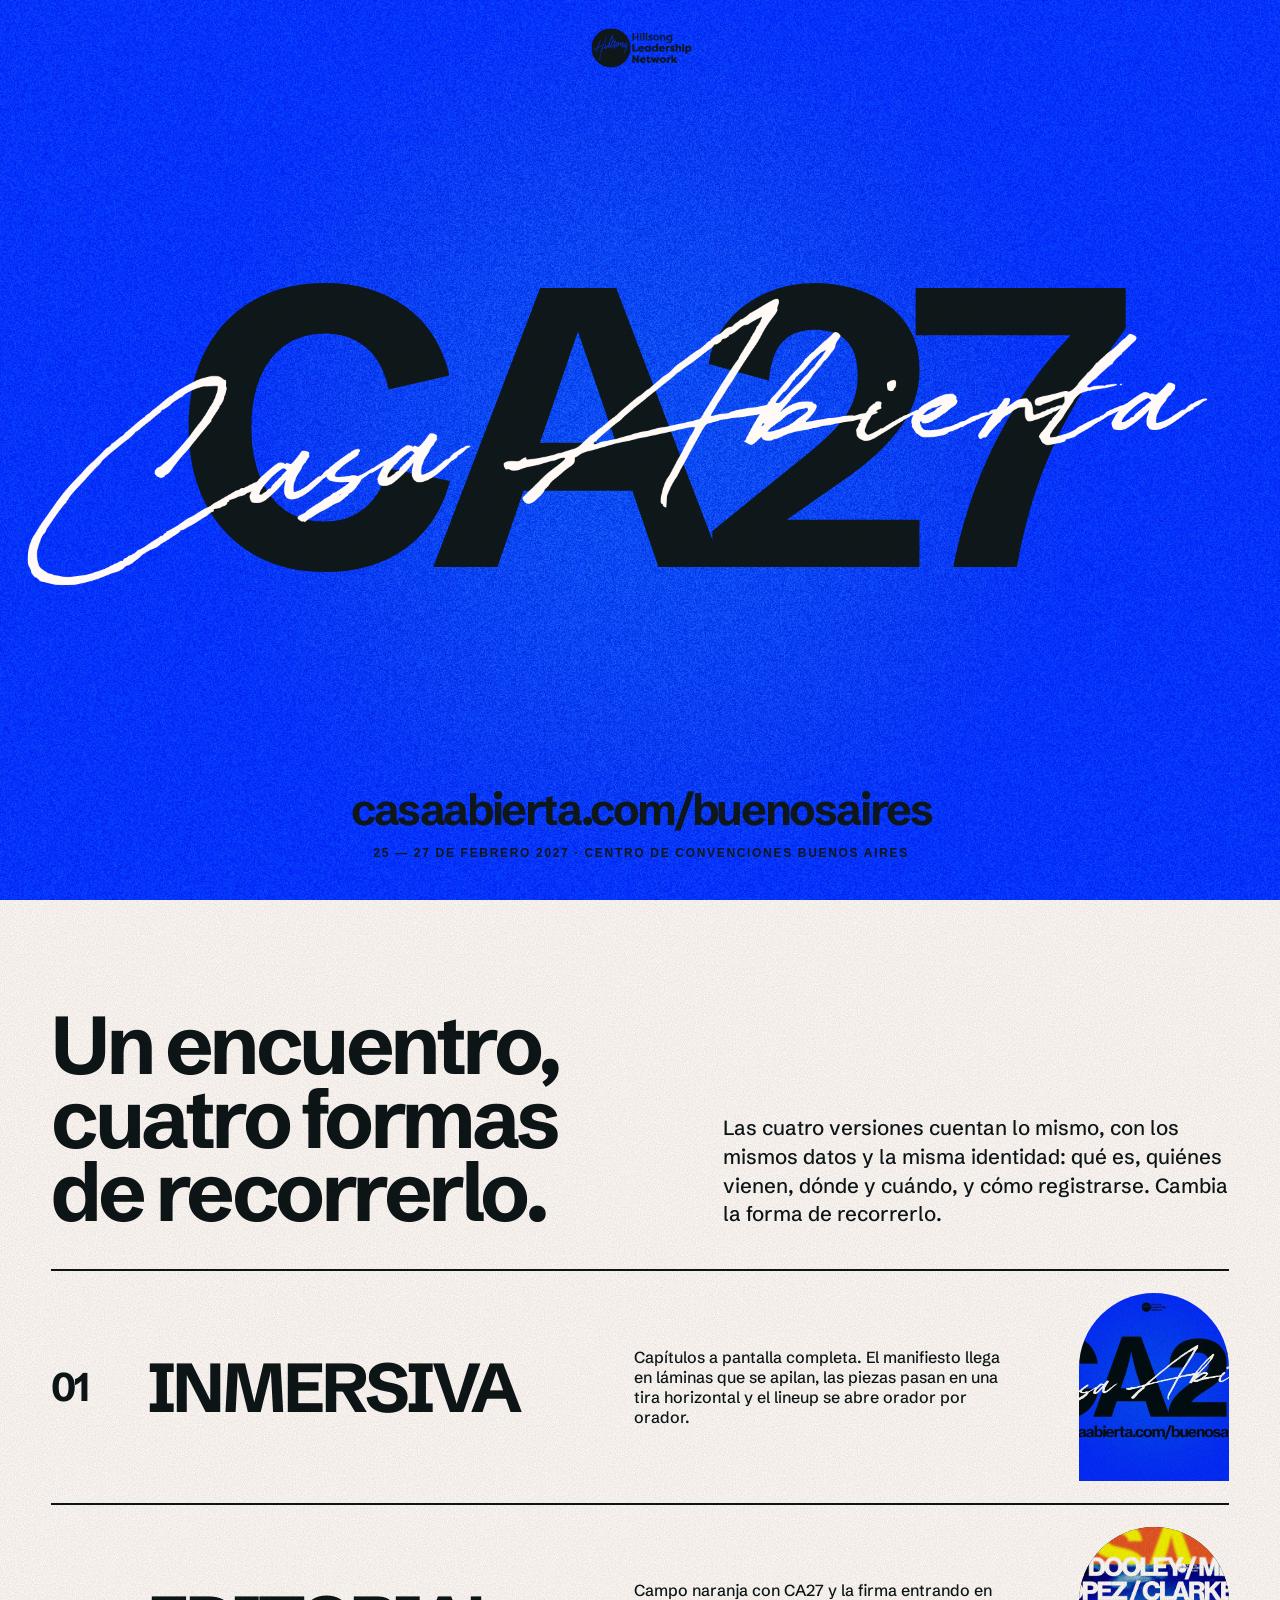
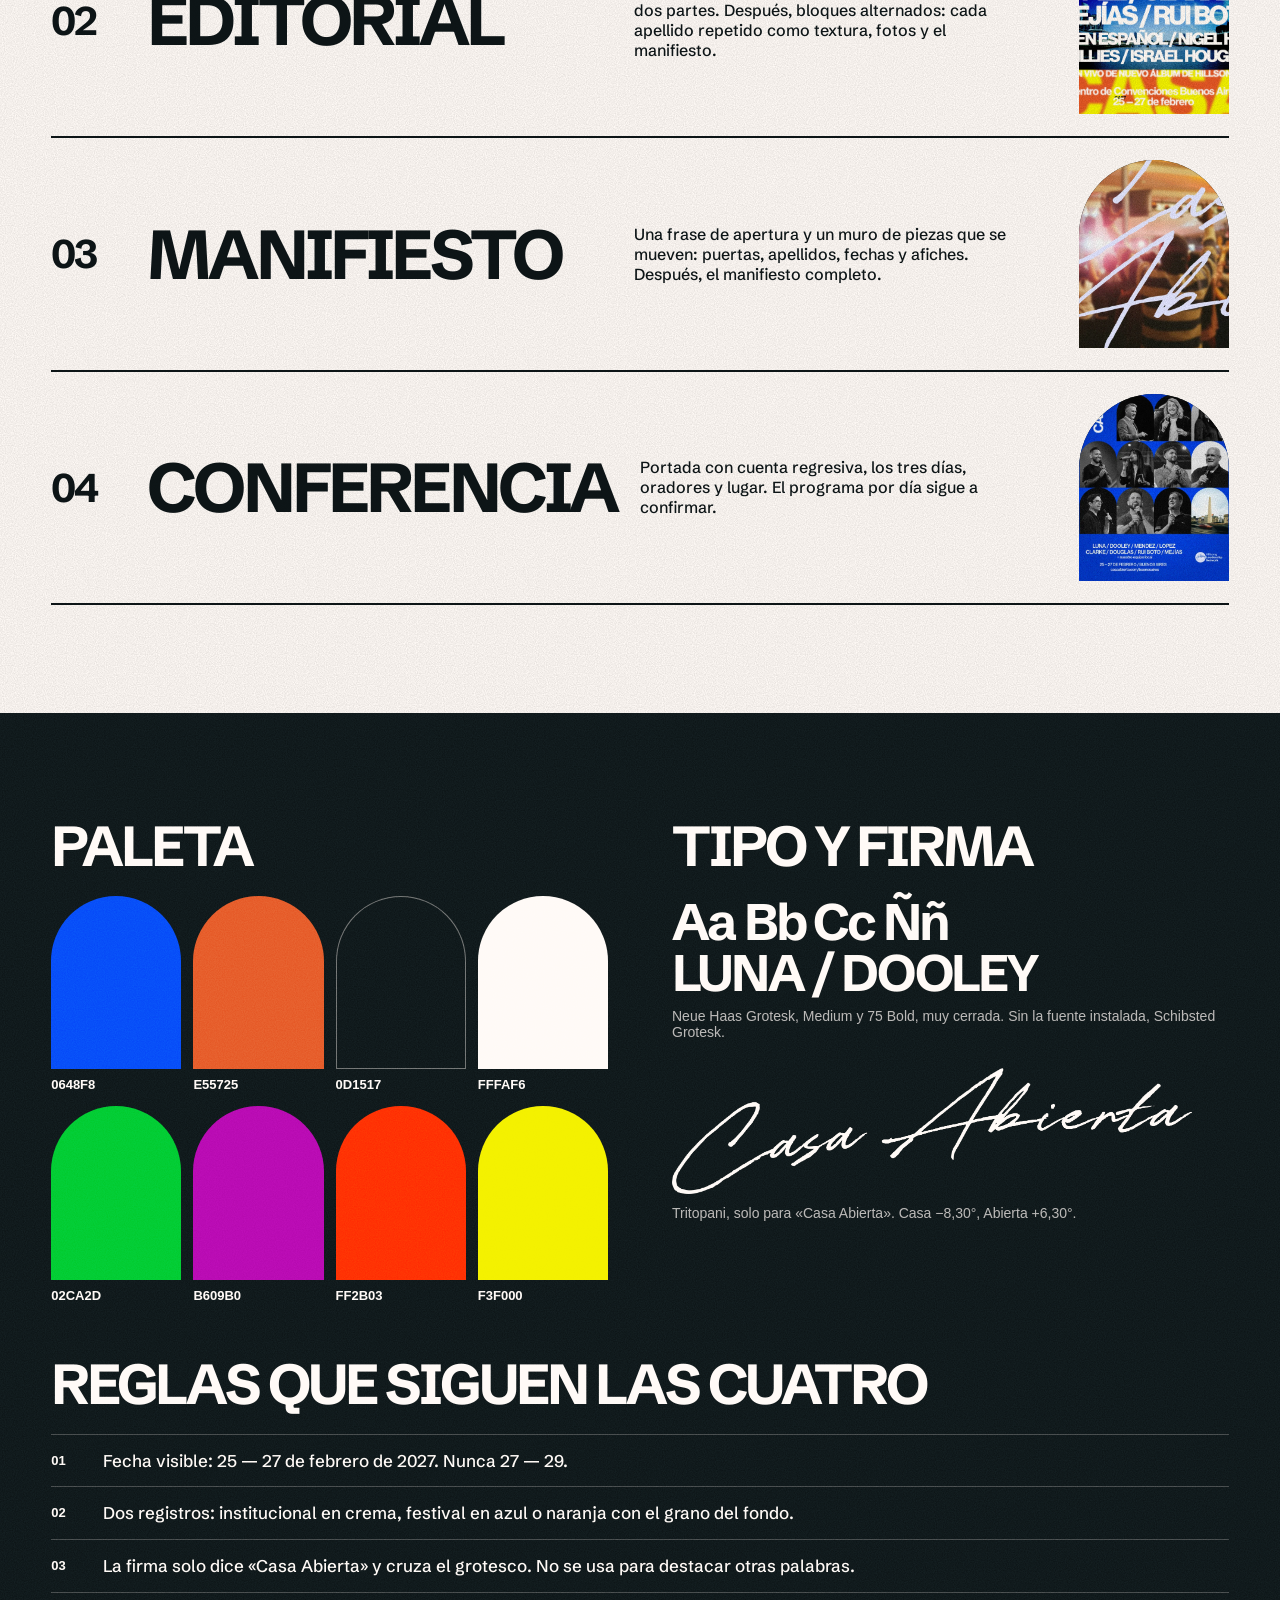
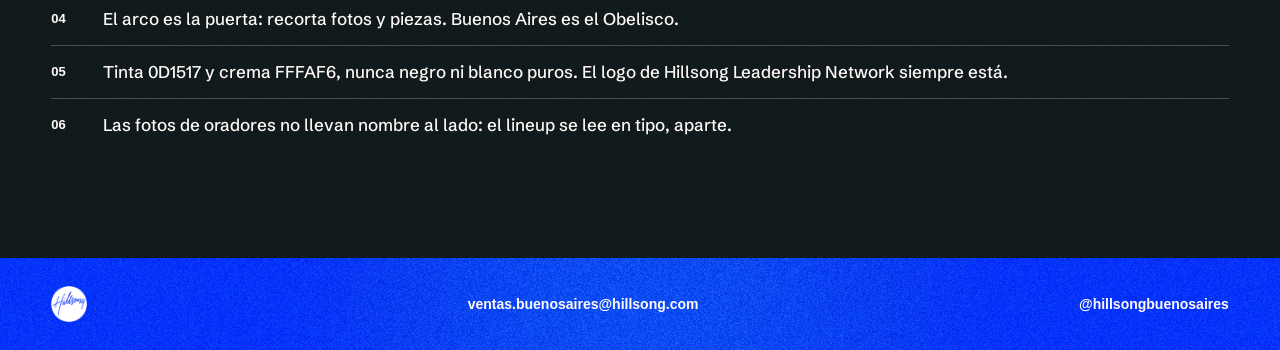
<file: index.html>
<!DOCTYPE html>
<html lang="es">
<head>
  <meta charset="utf-8">
  <title>CA27 — Casa Abierta 2027</title>
  <meta http-equiv="refresh" content="0; url=webs/">
  <link rel="canonical" href="webs/">
</head>
<body>
  <p><a href="webs/">Ver las versiones de Casa Abierta 2027</a></p>
</body>
</html>
</file>
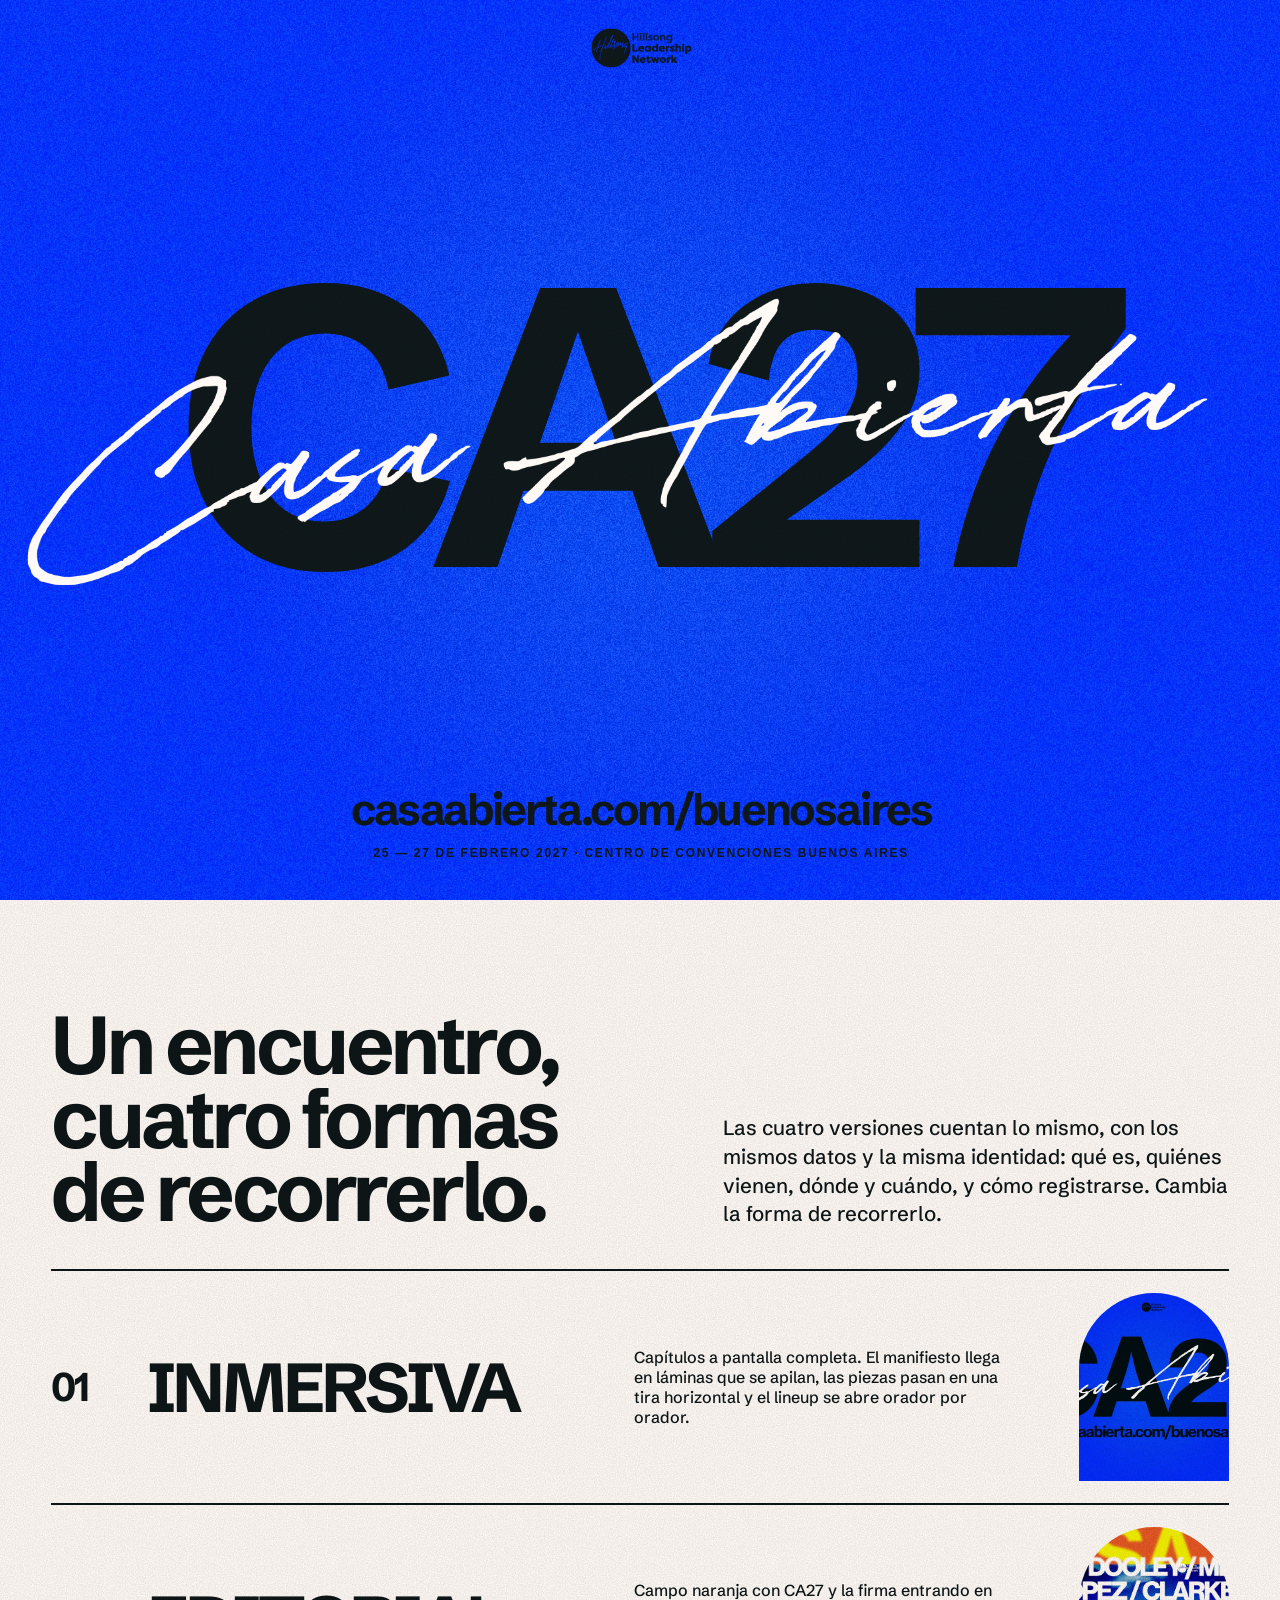
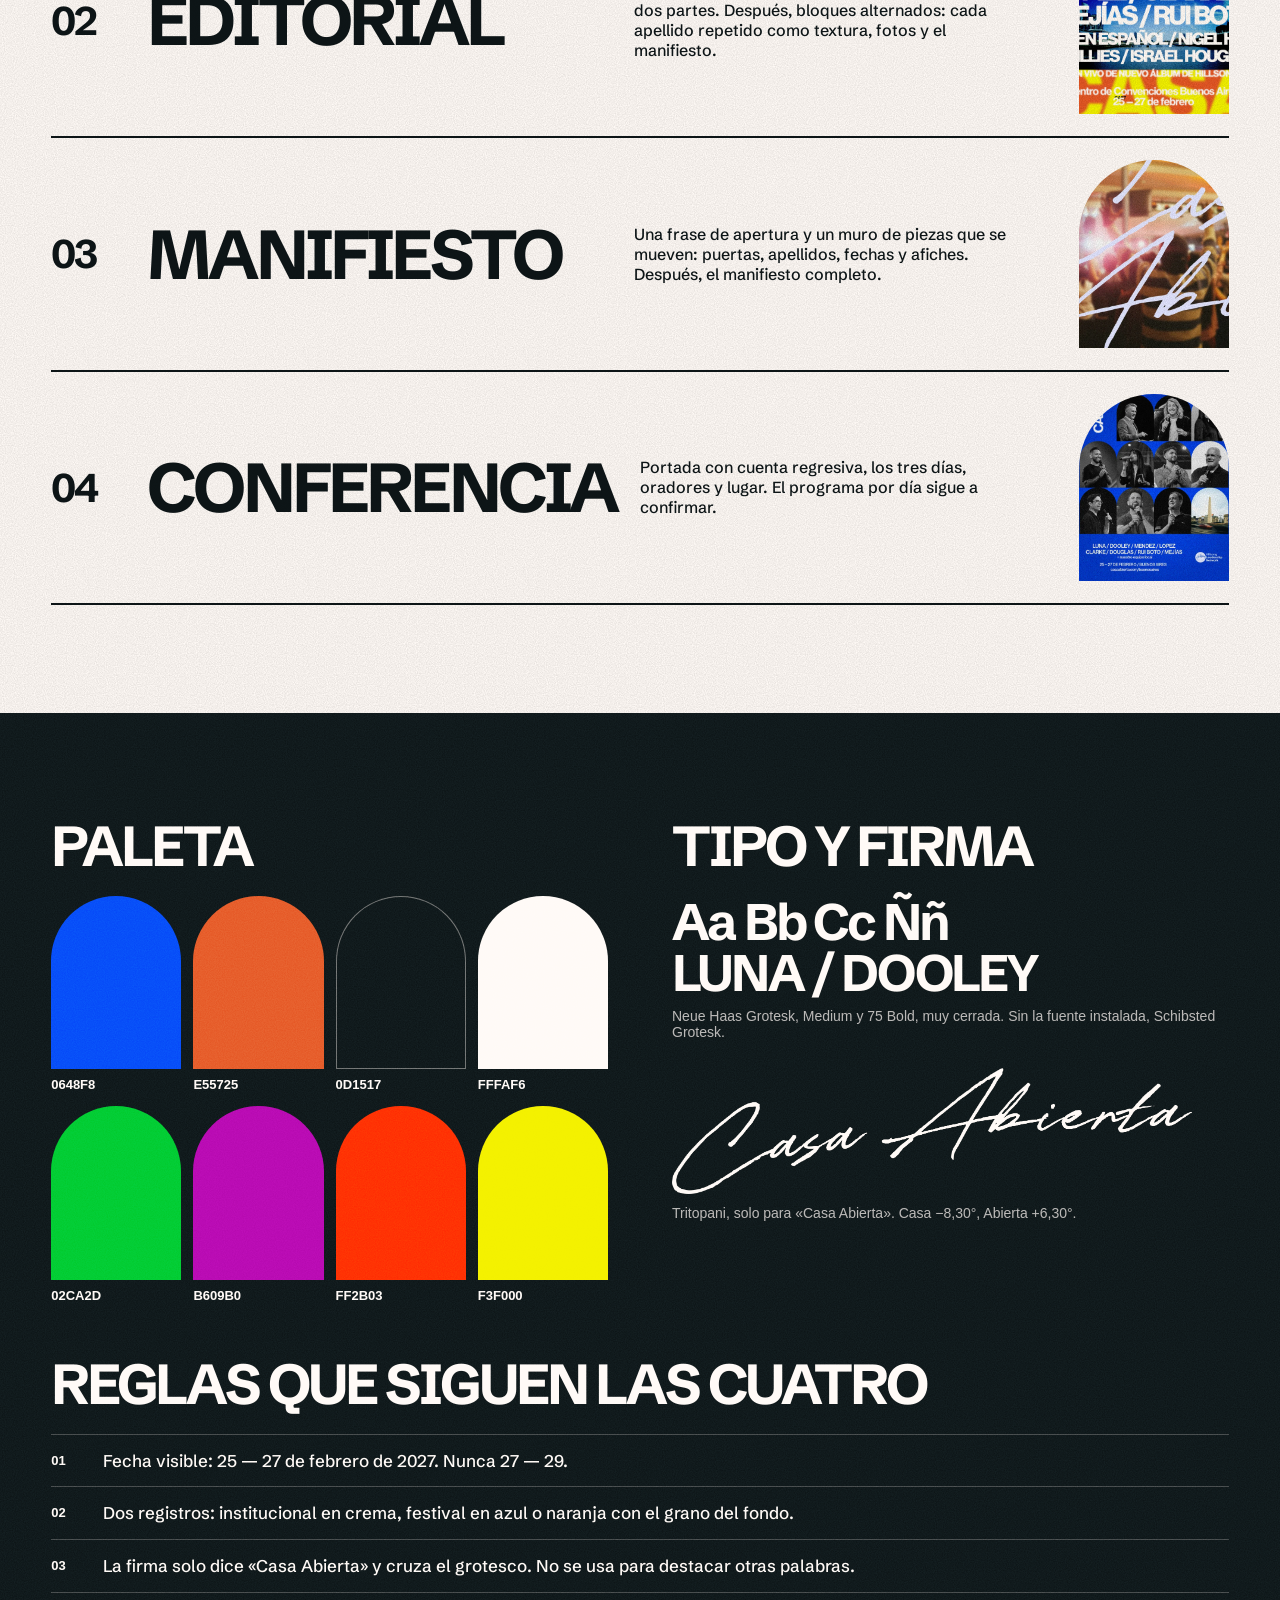
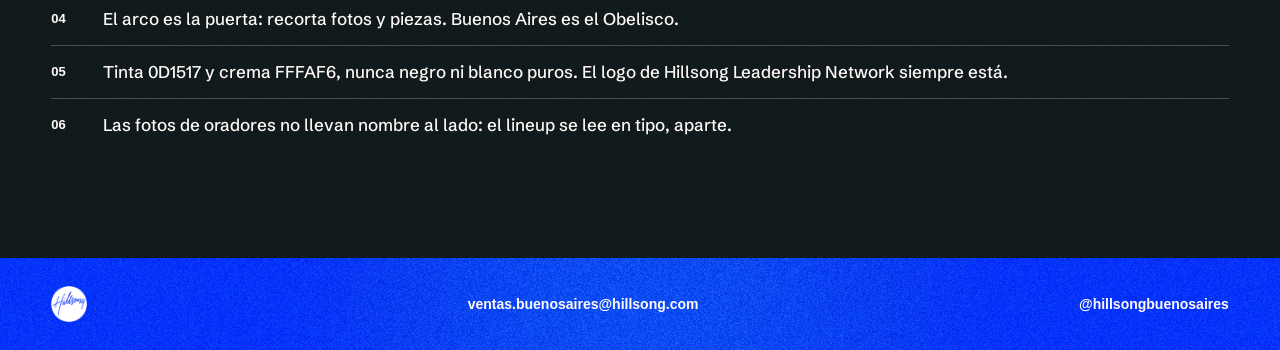
<file: webs/index.html>
<!DOCTYPE html>
<html lang="es">
<head>
  <meta charset="utf-8">
  <meta name="viewport" content="width=device-width, initial-scale=1">
  <title>CA27 — Versiones del sitio</title>
  <meta name="description" content="Casa Abierta 2027. Cuatro estructuras de sitio con la misma identidad.">
  <link rel="icon" href="shared/media/footer-icon.webp">
  <link rel="preconnect" href="https://fonts.googleapis.com">
  <link rel="preconnect" href="https://fonts.gstatic.com" crossorigin>
  <link href="https://fonts.googleapis.com/css2?family=Schibsted+Grotesk:wght@500;700&display=swap" rel="stylesheet">
  <link rel="stylesheet" href="shared/ca27.css">
  <style>
    .top { min-height: 100svh; display: grid; grid-template-rows: auto 1fr auto; justify-items: center; padding: 28px var(--gut) 40px; overflow: hidden; }
    .top .lockup { align-self: center; width: 100%; }
    .top .mega { font-size: clamp(120px, 31vw, 560px); }
    .top .firma { width: min(1180px, 96vw); }
    .url { font-family: var(--display); font-weight: 700; letter-spacing: var(--track); color: var(--ink); font-size: clamp(22px, 3.4vw, 56px); text-decoration: none; }
    .top .eyebrow { margin-top: 10px; color: var(--ink); text-align: center; }

    .intro { padding: clamp(72px, 12vh, 140px) var(--gut) 40px; max-width: var(--max); margin: 0 auto; display: grid; grid-template-columns: 1.2fr 1fr; gap: 32px 64px; align-items: end; }
    .intro h1 { font-size: clamp(44px, 6.4vw, 104px); }
    .intro p { max-width: 44ch; }

    .list { list-style: none; margin: 0 auto; padding: 0 var(--gut) clamp(72px, 12vh, 140px); max-width: var(--max); }
    .list li { border-top: 2px solid var(--ink); }
    .list li:last-child { border-bottom: 2px solid var(--ink); }
    .list a { display: grid; grid-template-columns: 72px 1.1fr 1fr 150px; gap: 24px; align-items: center; padding: 22px 0; text-decoration: none; }
    .list .n { font-family: var(--display); font-weight: 700; letter-spacing: var(--track); font-size: 40px; }
    .list h2 { font-size: clamp(40px, 5.4vw, 84px); text-transform: uppercase; transition: transform 0.5s var(--ease); }
    .list .ref { display: block; margin-top: 8px; color: var(--ink-soft); }
    .list p { max-width: 38ch; }
    .list .door { aspect-ratio: 4 / 5; background: var(--ink); transition: transform 0.5s var(--ease); }
    .list a:hover h2 { transform: translateX(12px); }
    .list a:hover .door { transform: translateY(-6px) rotate(-2deg); }

    .sheet { padding: clamp(72px, 12vh, 140px) var(--gut); }
    .sheet-in { max-width: var(--max); margin: 0 auto; display: grid; grid-template-columns: 1fr 1fr; gap: 56px 64px; }
    .sheet h2 { font-size: clamp(36px, 4.4vw, 64px); text-transform: uppercase; margin-bottom: 24px; }
    .swatches { display: grid; grid-template-columns: repeat(4, 1fr); gap: 14px 12px; }
    .swatches figure { margin: 0; }
    .swatches i { display: block; aspect-ratio: 3 / 4; border-radius: var(--door); background: var(--c); }
    .swatches i.edge { box-shadow: inset 0 0 0 1px color-mix(in srgb, var(--cream) 40%, transparent); }
    .swatches figcaption { margin-top: 8px; font-family: var(--ui); font-weight: 700; font-size: 13px; }
    .type-sample { font-size: clamp(34px, 4vw, 56px); line-height: 1; }
    .type-note { margin-top: 10px; color: var(--cream-soft); font-family: var(--ui); font-size: 14px; }
    .sheet .firma { width: min(520px, 100%); margin: 28px 0 8px; color: var(--cream); }
    .rules { list-style: none; padding: 0; margin: 0; counter-reset: r; }
    .rules li { counter-increment: r; display: grid; grid-template-columns: 40px 1fr; gap: 12px; padding: 14px 0; border-top: 1px solid var(--line); font-size: 17px; line-height: 1.4; }
    .rules li::before { content: counter(r, decimal-leading-zero); font-family: var(--ui); font-weight: 700; font-size: 13px; padding-top: 3px; }

    @media (max-width: 860px) {
      .intro, .sheet-in { grid-template-columns: 1fr; }
      .list a { grid-template-columns: 48px 1fr 96px; }
      .list p { grid-column: 2 / 4; grid-row: 2; }
      .list .door { grid-column: 3; grid-row: 1; }
      .list .n { font-size: 28px; }
    }
  </style>
</head>
<body>
  <header class="top field field--blue" id="top">
    <img class="hln" src="shared/media/hln-logo.webp" alt="Hillsong Leadership Network">
    <div class="lockup" aria-label="CA27 Casa Abierta">
      <p class="mega" aria-hidden="true">CA27</p>
      <span class="firma" role="img" aria-label="Casa Abierta"></span>
    </div>
    <div>
      <a class="url" href="https://casaabierta.com/buenosaires">casaabierta.com/buenosaires</a>
      <p class="eyebrow">25 — 27 de febrero 2027 · Centro de Convenciones Buenos Aires</p>
    </div>
  </header>

  <main class="field field--cream">
    <section class="intro" id="versiones">
      <h1 class="display">Un encuentro, cuatro formas de recorrerlo.</h1>
      <p class="lead">Las cuatro versiones cuentan lo mismo, con los mismos datos y la misma identidad: qué es, quiénes vienen, dónde y cuándo, y cómo registrarse. Cambia la forma de recorrerlo.</p>
    </section>

    <ol class="list">
      <li>
        <a href="inmersiva/">
          <span class="n">01</span>
          <div><h2 class="display">Inmersiva</h2></div>
          <p>Capítulos a pantalla completa. El manifiesto llega en láminas que se apilan, las piezas pasan en una tira horizontal y el lineup se abre orador por orador.</p>
          <div class="door"><img src="shared/piezas/lockup.webp" alt=""></div>
        </a>
      </li>
      <li>
        <a href="editorial/">
          <span class="n">02</span>
          <div><h2 class="display">Editorial</h2></div>
          <p>Campo naranja con CA27 y la firma entrando en dos partes. Después, bloques alternados: cada apellido repetido como textura, fotos y el manifiesto.</p>
          <div class="door"><img src="shared/media/banner.webp" alt=""></div>
        </a>
      </li>
      <li>
        <a href="manifiesto/">
          <span class="n">03</span>
          <div><h2 class="display">Manifiesto</h2></div>
          <p>Una frase de apertura y un muro de piezas que se mueven: puertas, apellidos, fechas y afiches. Después, el manifiesto completo.</p>
          <div class="door"><img src="shared/piezas/multitud.webp" alt=""></div>
        </a>
      </li>
      <li>
        <a href="conferencia/">
          <span class="n">04</span>
          <div><h2 class="display">Conferencia</h2></div>
          <p>Portada con cuenta regresiva, los tres días, oradores y lugar. El programa por día sigue a confirmar.</p>
          <div class="door"><img src="shared/piezas/oradores.webp" alt=""></div>
        </a>
      </li>
    </ol>
  </main>

  <section class="sheet field field--ink" id="sistema">
    <div class="sheet-in">
      <div>
        <h2 class="display">Paleta</h2>
        <div class="swatches">
          <figure><i style="--c:#0648f8"></i><figcaption>0648F8</figcaption></figure>
          <figure><i style="--c:#e55725"></i><figcaption>E55725</figcaption></figure>
          <figure><i class="edge" style="--c:#0d1517"></i><figcaption>0D1517</figcaption></figure>
          <figure><i style="--c:#fffaf6"></i><figcaption>FFFAF6</figcaption></figure>
          <figure><i style="--c:#02ca2d"></i><figcaption>02CA2D</figcaption></figure>
          <figure><i style="--c:#b609b0"></i><figcaption>B609B0</figcaption></figure>
          <figure><i style="--c:#ff2b03"></i><figcaption>FF2B03</figcaption></figure>
          <figure><i style="--c:#f3f000"></i><figcaption>F3F000</figcaption></figure>
        </div>
      </div>
      <div>
        <h2 class="display">Tipo y firma</h2>
        <p class="type-sample display">Aa Bb Cc Ññ<br>LUNA / DOOLEY</p>
        <p class="type-note">Neue Haas Grotesk, Medium y 75 Bold, muy cerrada. Sin la fuente instalada, Schibsted Grotesk.</p>
        <span class="firma" role="img" aria-label="Casa Abierta"></span>
        <p class="type-note">Tritopani, solo para «Casa Abierta». Casa −8,30°, Abierta +6,30°.</p>
      </div>
      <div style="grid-column: 1 / -1">
        <h2 class="display">Reglas que siguen las cuatro</h2>
        <ol class="rules">
          <li>Fecha visible: 25 — 27 de febrero de 2027. Nunca 27 — 29.</li>
          <li>Dos registros: institucional en crema, festival en azul o naranja con el grano del fondo.</li>
          <li>La firma solo dice «Casa Abierta» y cruza el grotesco. No se usa para destacar otras palabras.</li>
          <li>El arco es la puerta: recorta fotos y piezas. Buenos Aires es el Obelisco.</li>
          <li>Tinta 0D1517 y crema FFFAF6, nunca negro ni blanco puros. El logo de Hillsong Leadership Network siempre está.</li>
          <li>Las fotos de oradores no llevan nombre al lado: el lineup se lee en tipo, aparte.</li>
        </ol>
      </div>
    </div>
  </section>

  <footer class="foot field field--blue">
    <div class="foot-in">
      <img class="foot-icon" src="shared/media/footer-icon.webp" alt="Hillsong">
      <a href="mailto:ventas.buenosaires@hillsong.com">ventas.buenosaires@hillsong.com</a>
      <a href="https://instagram.com/hillsongbuenosaires">@hillsongbuenosaires</a>
    </div>
  </footer>
</body>
</html>
</file>
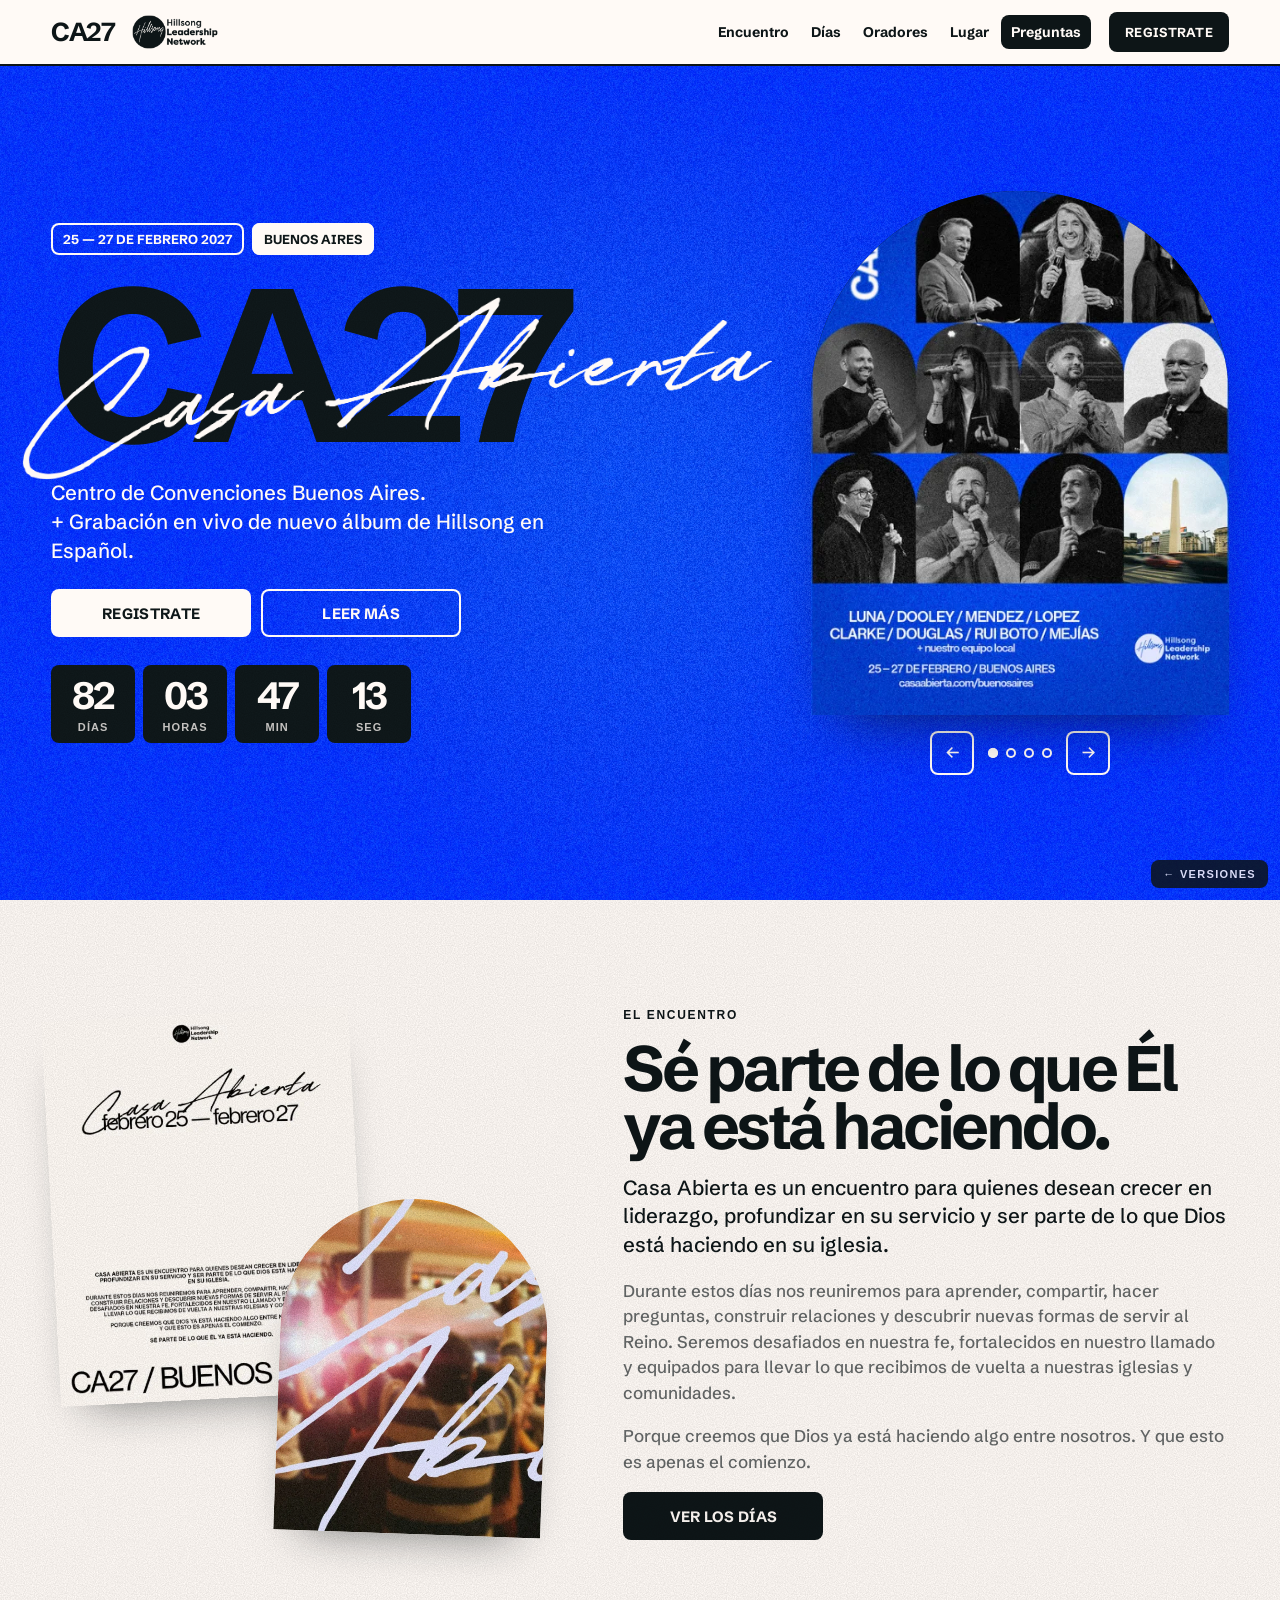
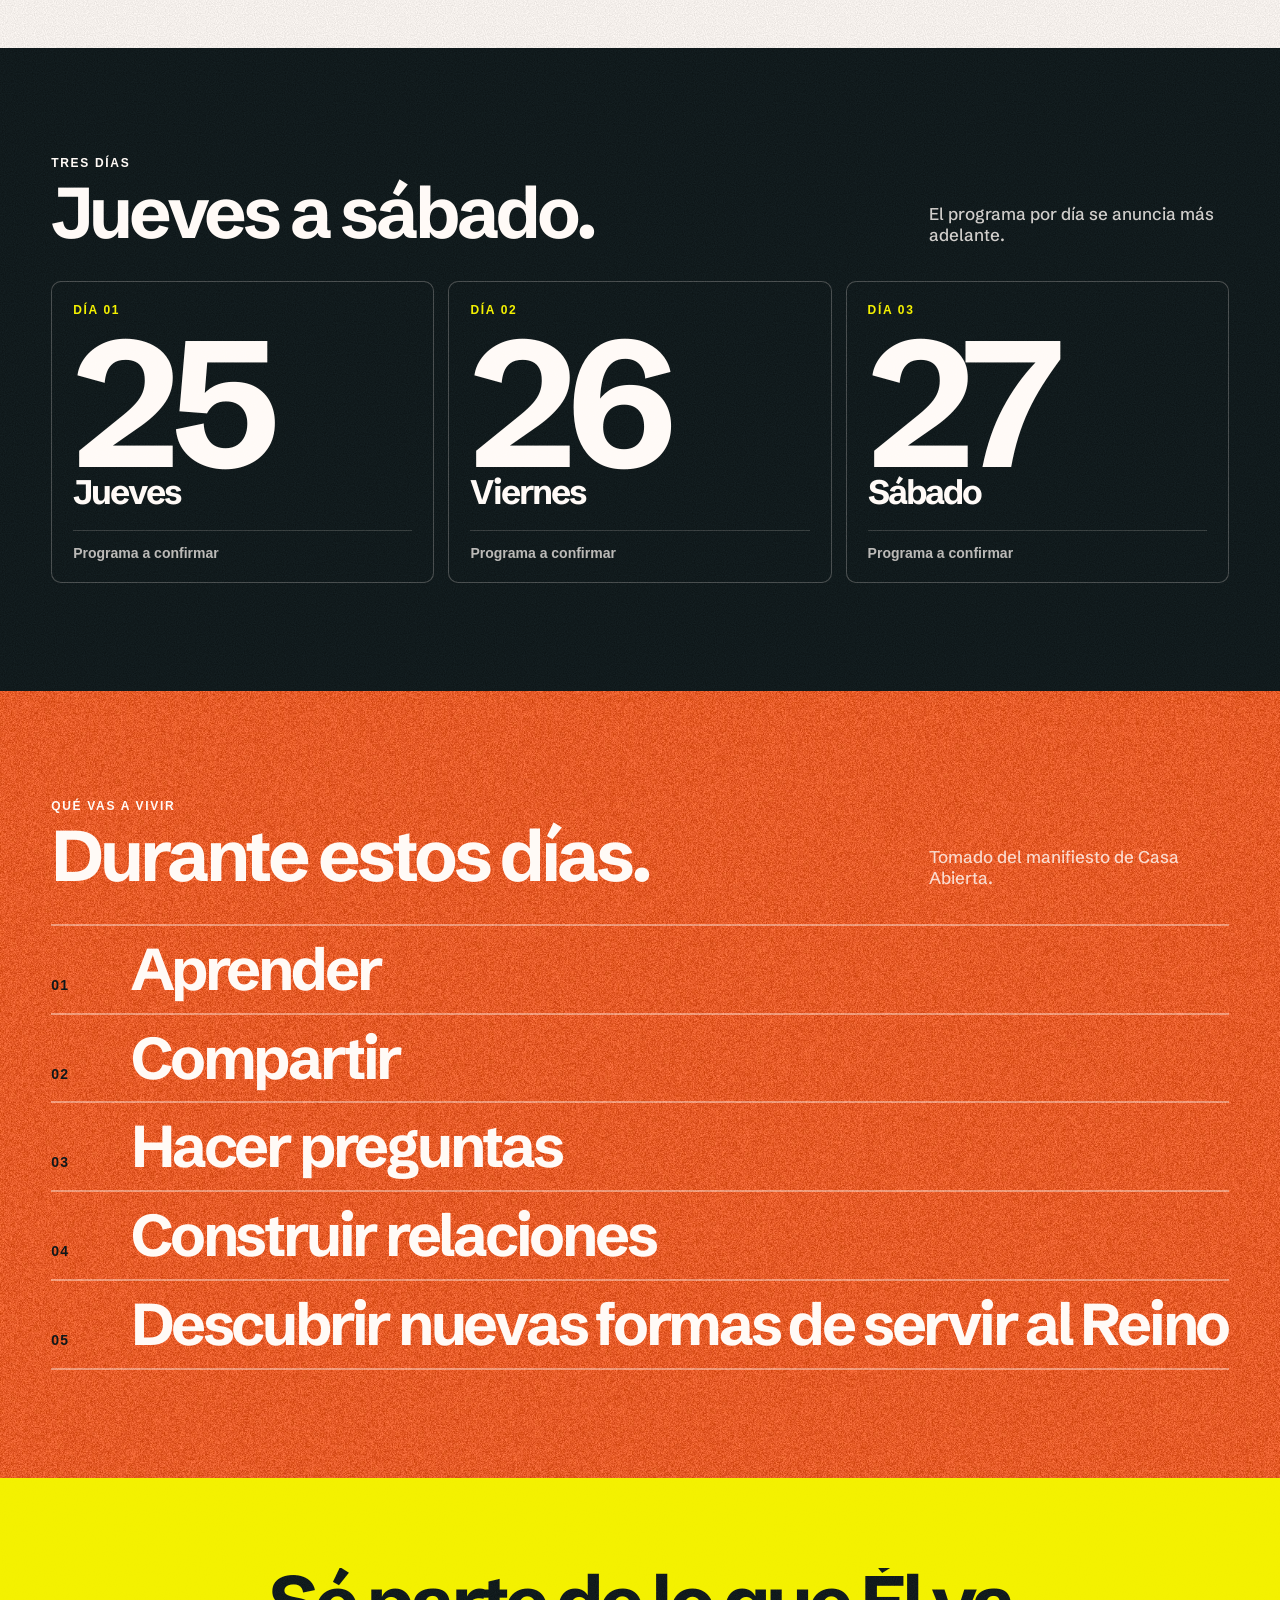
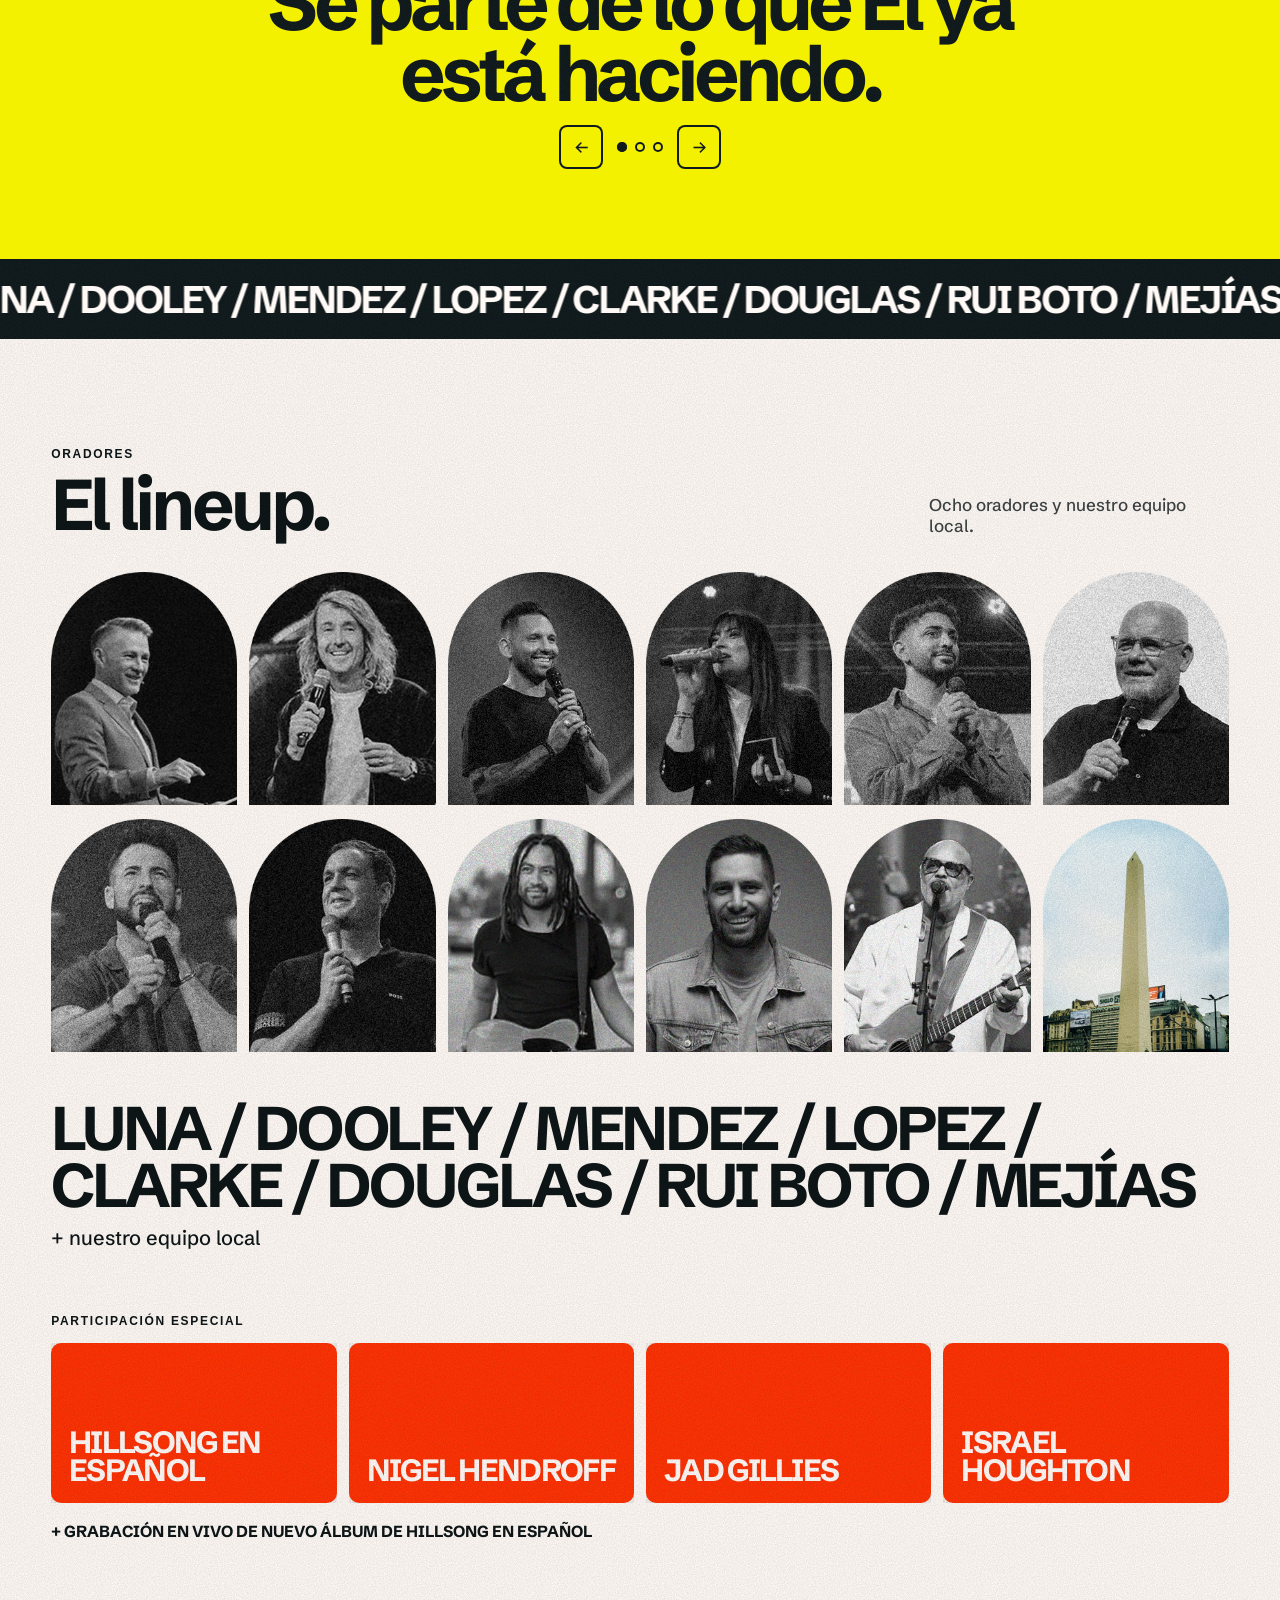
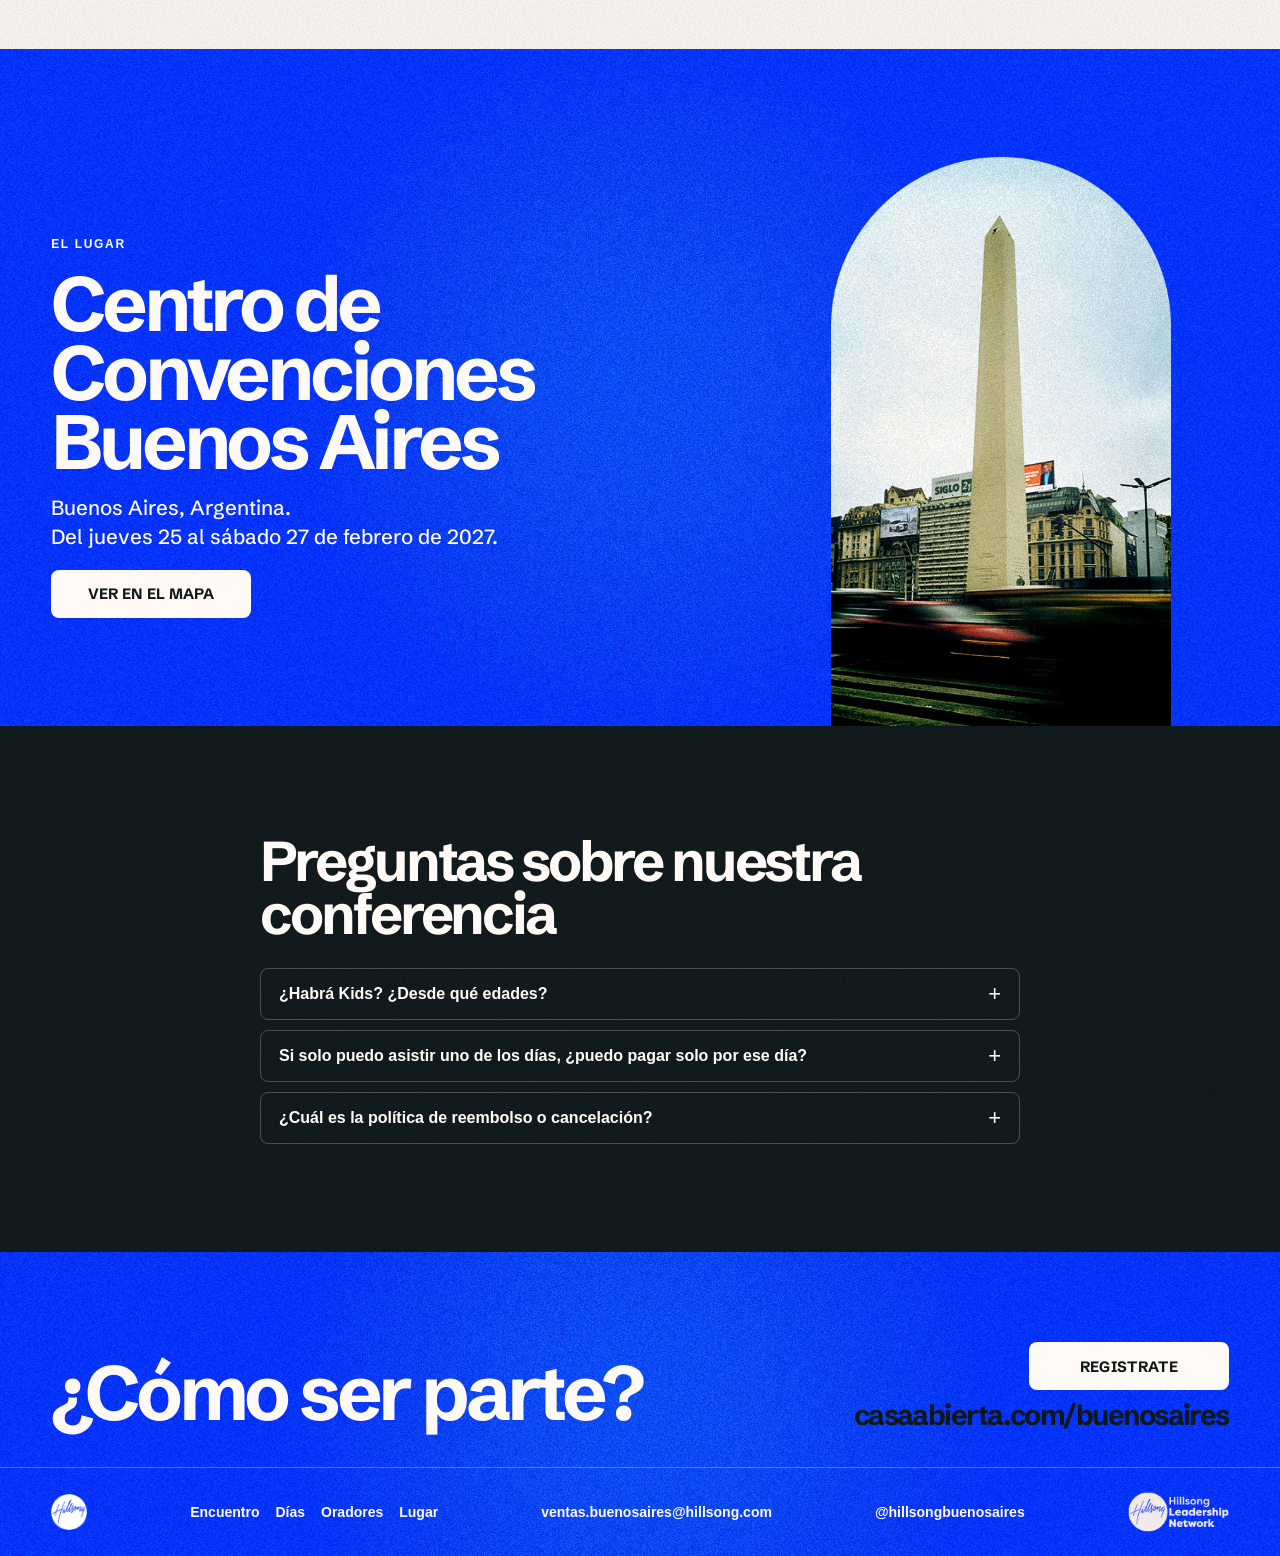
<file: webs/conferencia/index.html>
<!DOCTYPE html>
<html lang="es">
<head>
  <meta charset="utf-8">
  <meta name="viewport" content="width=device-width, initial-scale=1">
  <title>CA27 — Casa Abierta 2027 · Conferencia</title>
  <meta name="description" content="Casa Abierta 2027. 25 al 27 de febrero, Centro de Convenciones Buenos Aires.">
  <link rel="icon" href="../shared/media/footer-icon.webp">
  <link rel="preconnect" href="https://fonts.googleapis.com">
  <link rel="preconnect" href="https://fonts.gstatic.com" crossorigin>
  <link href="https://fonts.googleapis.com/css2?family=Schibsted+Grotesk:wght@500;700&display=swap" rel="stylesheet">
  <link rel="stylesheet" href="../shared/ca27.css">
  <link rel="stylesheet" href="styles.css">
</head>
<body>
  <a class="back" href="../index.html">← Versiones</a>

  <header class="nav field--cream" id="nav">
    <a class="logo" href="#top">CA27</a>
    <img class="hln nav-hln" src="../shared/media/hln-logo.webp" alt="Hillsong Leadership Network">
    <nav class="nav-links" id="links" aria-label="Secciones">
      <a href="#encuentro">Encuentro</a>
      <a href="#dias">Días</a>
      <a href="#oradores">Oradores</a>
      <a href="#lugar">Lugar</a>
      <a href="#preguntas">Preguntas</a>
    </nav>
    <a class="btn btn--sm btn--ink" href="https://casaabierta.com/buenosaires">Registrate</a>
    <button class="burger" id="burger" type="button" aria-expanded="false" aria-controls="links" aria-label="Menú"><i></i><i></i></button>
  </header>

  <!-- Banner: fecha, título, botones, cuenta regresiva y slider de piezas -->
  <section class="banner field field--blue" id="top">
    <div class="banner-copy">
      <div class="chips">
        <span>25 — 27 de febrero 2027</span>
        <span>Buenos Aires</span>
      </div>
      <h1 class="banner-lock" aria-label="Casa Abierta 2027">
        <span class="mega" aria-hidden="true">CA27</span>
        <span class="firma" aria-hidden="true"></span>
      </h1>
      <p class="lead banner-lede">Centro de Convenciones Buenos Aires.<br>+ Grabación en vivo de nuevo álbum de Hillsong en Español.</p>
      <div class="banner-actions">
        <a class="btn" href="https://casaabierta.com/buenosaires">Registrate</a>
        <a class="btn btn--line" href="#encuentro">Leer más</a>
      </div>
      <div class="count" aria-label="Cuenta regresiva al 25 de febrero de 2027">
        <p><b data-unit="days">—</b><span>días</span></p>
        <p><b data-unit="hours">—</b><span>horas</span></p>
        <p><b data-unit="minutes">—</b><span>min</span></p>
        <p><b data-unit="seconds">—</b><span>seg</span></p>
      </div>
    </div>
    <div class="slider" id="slider" aria-roledescription="carrusel" aria-label="Piezas del encuentro">
      <div class="slides door">
        <img class="is-on" src="../shared/piezas/oradores.webp" alt="Grilla de oradores en arcos">
        <img src="../shared/piezas/multitud.webp" alt="Multitud en adoración con la firma">
        <img src="../shared/piezas/guitarra.webp" alt="Guitarrista con CA27">
        <img src="../shared/piezas/institucional.webp" alt="Pieza institucional con el manifiesto">
      </div>
      <div class="slider-ui">
        <button type="button" data-step="-1" aria-label="Pieza anterior">←</button>
        <div class="dots" id="dots"></div>
        <button type="button" data-step="1" aria-label="Pieza siguiente">→</button>
      </div>
    </div>
  </section>

  <!-- Bienvenida: texto a un lado, piezas al otro -->
  <section class="welcome field field--cream" id="encuentro">
    <div class="collage">
      <img class="c1" src="../shared/piezas/institucional.webp" alt="Pieza institucional">
      <img class="c2 door" src="../shared/piezas/multitud.webp" alt="">
    </div>
    <div class="welcome-copy">
      <p class="eyebrow">El encuentro</p>
      <h2 class="display">Sé parte de lo que Él ya está haciendo.</h2>
      <p class="lead">Casa Abierta es un encuentro para quienes desean crecer en liderazgo, profundizar en su servicio y ser parte de lo que Dios está haciendo en su iglesia.</p>
      <p>Durante estos días nos reuniremos para aprender, compartir, hacer preguntas, construir relaciones y descubrir nuevas formas de servir al Reino. Seremos desafiados en nuestra fe, fortalecidos en nuestro llamado y equipados para llevar lo que recibimos de vuelta a nuestras iglesias y comunidades.</p>
      <p>Porque creemos que Dios ya está haciendo algo entre nosotros. Y que esto es apenas el comienzo.</p>
      <a class="btn btn--ink" href="#dias">Ver los días</a>
    </div>
  </section>

  <!-- Días: solo fechas. El programa no está en el material y no se inventa. -->
  <section class="days field field--ink" id="dias">
    <header class="sec-head">
      <div>
        <p class="eyebrow">Tres días</p>
        <h2 class="display">Jueves a sábado.</h2>
      </div>
      <p>El programa por día se anuncia más adelante.</p>
    </header>
    <div class="day-cards">
      <article class="day" data-reveal><p class="eyebrow">Día 01</p><p class="day-n mega">25</p><p class="day-w display">Jueves</p><p class="day-s">Programa a confirmar</p></article>
      <article class="day" data-reveal><p class="eyebrow">Día 02</p><p class="day-n mega">26</p><p class="day-w display">Viernes</p><p class="day-s">Programa a confirmar</p></article>
      <article class="day" data-reveal><p class="eyebrow">Día 03</p><p class="day-n mega">27</p><p class="day-w display">Sábado</p><p class="day-s">Programa a confirmar</p></article>
    </div>
  </section>

  <!-- Qué vas a vivir: los verbos del manifiesto, con la estructura de lista numerada -->
  <section class="live field field--orange">
    <header class="sec-head">
      <div>
        <p class="eyebrow">Qué vas a vivir</p>
        <h2 class="display">Durante estos días.</h2>
      </div>
      <p>Tomado del manifiesto de Casa Abierta.</p>
    </header>
    <ol class="live-list">
      <li data-reveal><span>01</span>Aprender</li>
      <li data-reveal><span>02</span>Compartir</li>
      <li data-reveal><span>03</span>Hacer preguntas</li>
      <li data-reveal><span>04</span>Construir relaciones</li>
      <li data-reveal><span>05</span>Descubrir nuevas formas de servir al Reino</li>
    </ol>
  </section>

  <!-- Frases: slider con flechas y puntos -->
  <section class="quotes field field--yellow" aria-roledescription="carrusel" aria-label="Frases del manifiesto">
    <div class="quote-window">
      <div class="quote-track" id="quoteTrack">
        <blockquote><p class="display">Sé parte de lo que Él ya está haciendo.</p></blockquote>
        <blockquote><p class="display">Dios ya está haciendo algo entre nosotros.</p></blockquote>
        <blockquote><p class="display">Esto es apenas el comienzo.</p></blockquote>
      </div>
    </div>
    <div class="quote-ui">
      <button type="button" id="prevQ" aria-label="Frase anterior">←</button>
      <div class="dots" id="qdots"></div>
      <button type="button" id="nextQ" aria-label="Frase siguiente">→</button>
    </div>
  </section>

  <div class="names-band mq field field--ink" data-marquee data-speed="0.6">
    <div class="mq-track"><span>Luna / Dooley / Mendez / Lopez / Clarke / Douglas / Rui Boto / Mejías / + nuestro equipo local /&nbsp;</span></div>
  </div>

  <!-- Oradores -->
  <section class="speakers field field--cream" id="oradores">
    <header class="sec-head">
      <div>
        <p class="eyebrow">Oradores</p>
        <h2 class="display">El lineup.</h2>
      </div>
      <p>Ocho oradores y nuestro equipo local.</p>
    </header>
    <div class="faces">
      <img class="door-cut" src="../shared/media/speaker-01.webp" alt="">
      <img class="door-cut" src="../shared/media/speaker-02.webp" alt="">
      <img class="door-cut" src="../shared/media/speaker-03.webp" alt="">
      <img class="door-cut" src="../shared/media/speaker-04.webp" alt="">
      <img class="door-cut" src="../shared/media/speaker-05.webp" alt="">
      <img class="door-cut" src="../shared/media/speaker-06.webp" alt="">
      <img class="door-cut" src="../shared/media/speaker-07.webp" alt="">
      <img class="door-cut" src="../shared/media/speaker-08.webp" alt="">
      <img class="door-cut" src="../shared/media/speaker-09.webp" alt="">
      <img class="door-cut" src="../shared/media/speaker-10.webp" alt="">
      <img class="door-cut" src="../shared/media/speaker-11.webp" alt="">
      <img class="door-cut" src="../shared/media/obelisco.webp" alt="Obelisco de Buenos Aires">
    </div>
    <p class="names speakers-names">
      <span class="nm">Luna</span> / <span class="nm">Dooley</span> / <span class="nm">Mendez</span> / <span class="nm">Lopez</span> /
      <span class="nm">Clarke</span> / <span class="nm">Douglas</span> / <span class="nm">Rui Boto</span> / <span class="nm">Mejías</span>
    </p>
    <p class="names-local speakers-local">+ nuestro equipo local</p>

    <div class="special">
      <p class="eyebrow">Participación especial</p>
      <ul>
        <li class="field field--red">Hillsong en Español</li>
        <li class="field field--red">Nigel Hendroff</li>
        <li class="field field--red">Jad Gillies</li>
        <li class="field field--red">Israel Houghton</li>
      </ul>
      <p class="special-album">+ Grabación en vivo de nuevo álbum de Hillsong en Español</p>
    </div>
  </section>

  <!-- Lugar -->
  <section class="place field field--blue" id="lugar">
    <div class="place-copy">
      <p class="eyebrow">El lugar</p>
      <h2 class="display">Centro de Convenciones Buenos Aires</h2>
      <p class="lead">Buenos Aires, Argentina.<br>Del jueves 25 al sábado 27 de febrero de 2027.</p>
      <a class="btn" href="https://www.google.com/maps/search/?api=1&amp;query=Centro%20de%20Convenciones%20Buenos%20Aires">Ver en el mapa</a>
    </div>
    <img class="door-cut place-img" src="../shared/media/obelisco.webp" alt="Obelisco de Buenos Aires">
  </section>


  <section class="faq field field--ink" id="preguntas">
    <div class="faq-in">
      <h2>Preguntas sobre nuestra conferencia</h2>
      <details><summary>¿Habrá Kids? ¿Desde qué edades?</summary><p>Respuesta pendiente de confirmar.</p></details>
      <details><summary>Si solo puedo asistir uno de los días, ¿puedo pagar solo por ese día?</summary><p>Respuesta pendiente de confirmar.</p></details>
      <details><summary>¿Cuál es la política de reembolso o cancelación?</summary><p>Respuesta pendiente de confirmar.</p></details>
    </div>
  </section>

  <!-- Pie de dos pisos -->
  <footer class="foot2 field field--blue">
    <div class="foot2-top">
      <h2 class="display">¿Cómo ser parte?</h2>
      <div class="foot2-act">
        <a class="btn" href="https://casaabierta.com/buenosaires">Registrate</a>
        <a class="foot2-url display" href="https://casaabierta.com/buenosaires">casaabierta.com/buenosaires</a>
      </div>
    </div>
    <div class="foot-in foot2-bot">
      <img class="foot-icon" src="../shared/media/footer-icon.webp" alt="Hillsong">
      <nav aria-label="Pie">
        <a href="#encuentro">Encuentro</a>
        <a href="#dias">Días</a>
        <a href="#oradores">Oradores</a>
        <a href="#lugar">Lugar</a>
      </nav>
      <a href="mailto:ventas.buenosaires@hillsong.com">ventas.buenosaires@hillsong.com</a>
      <a href="https://instagram.com/hillsongbuenosaires">@hillsongbuenosaires</a>
      <img class="hln hln--light" src="../shared/media/hln-logo.webp" alt="Hillsong Leadership Network">
    </div>
  </footer>

  <script src="../shared/ca27.js"></script>
  <script src="main.js"></script>
</body>
</html>
</file>
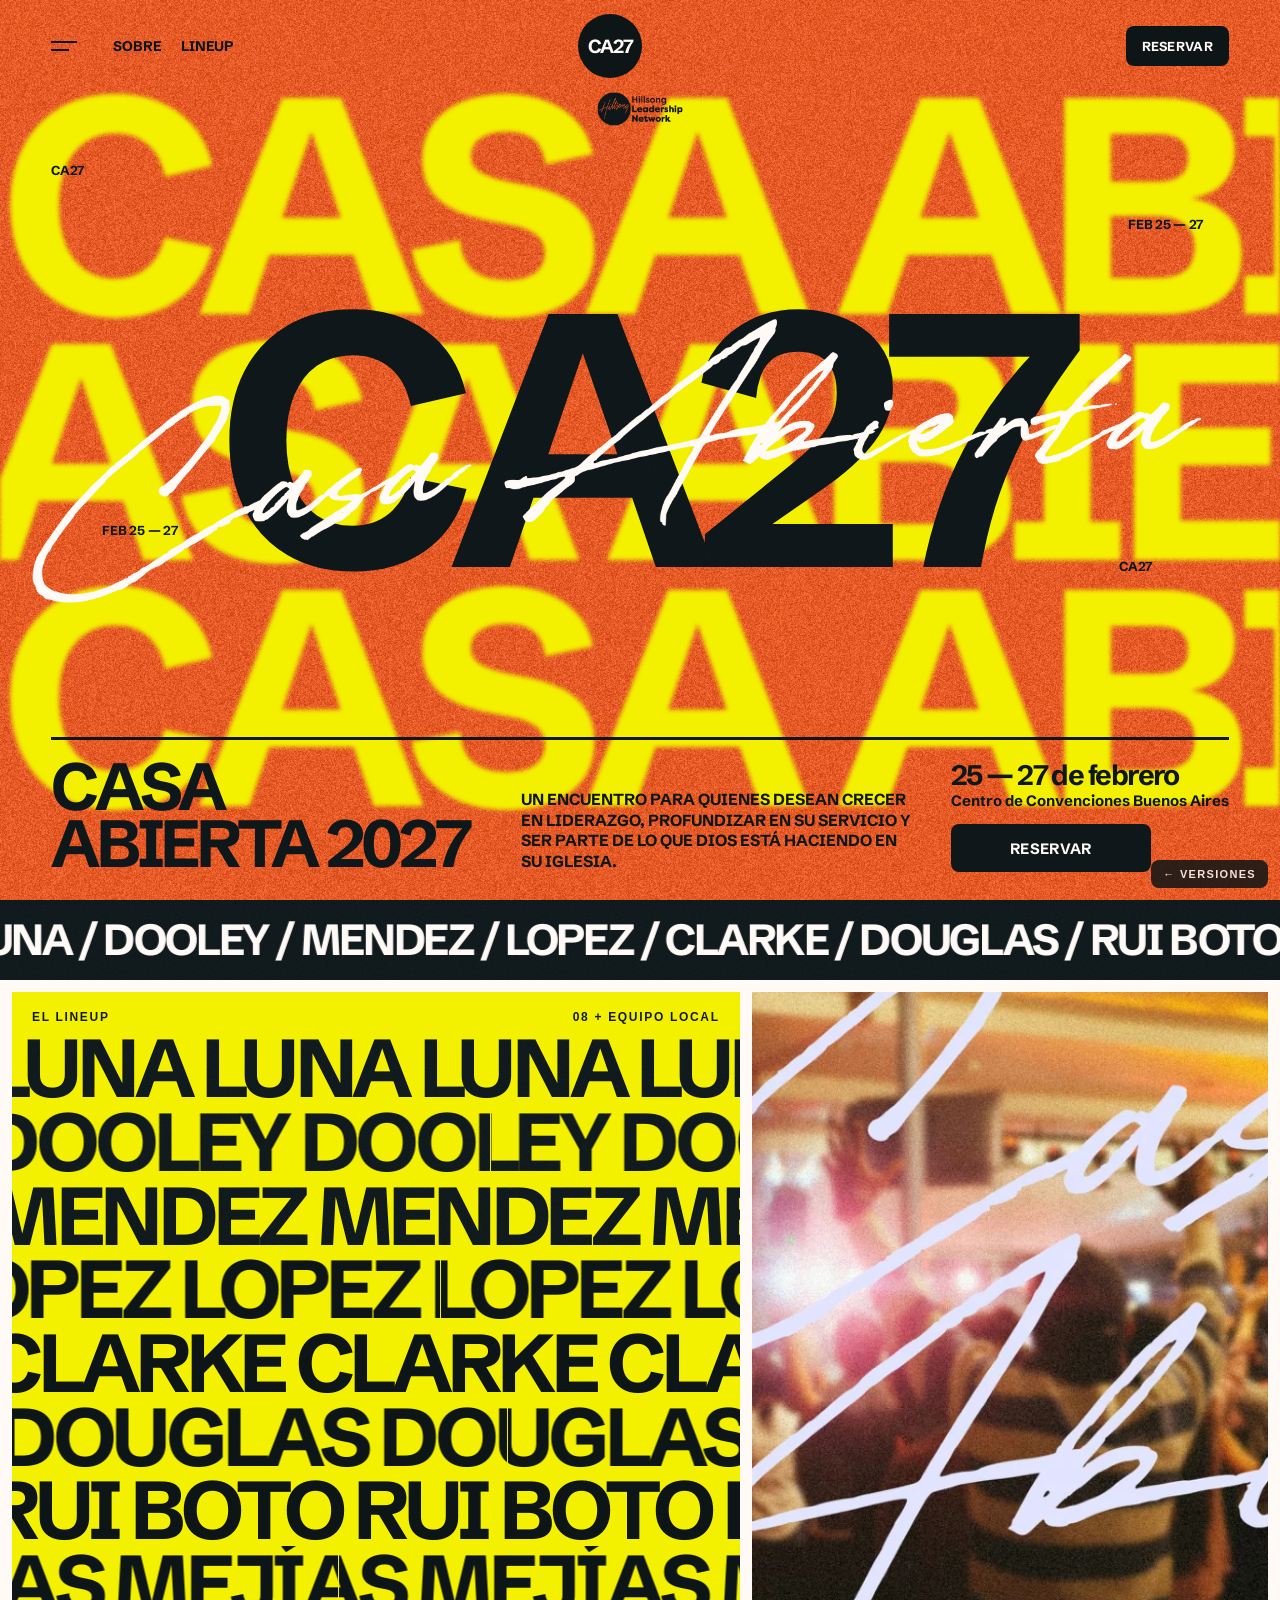
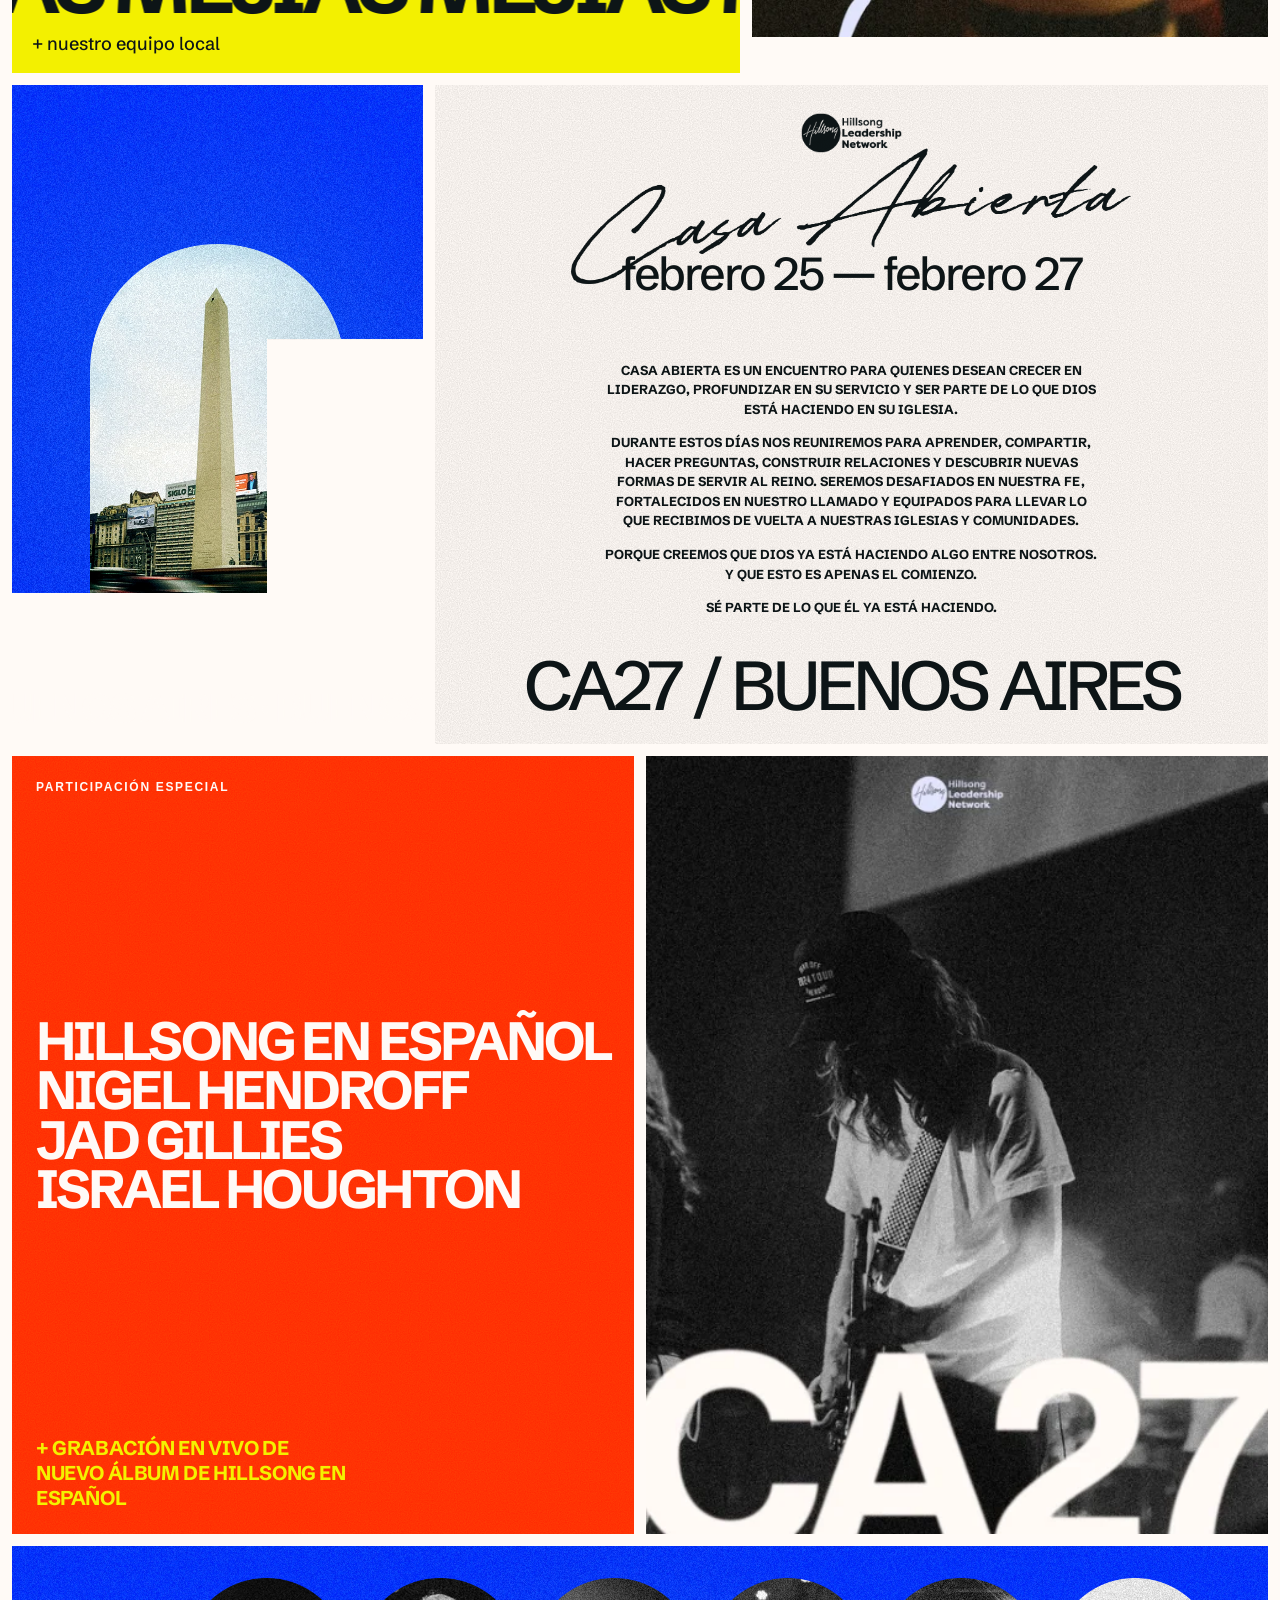
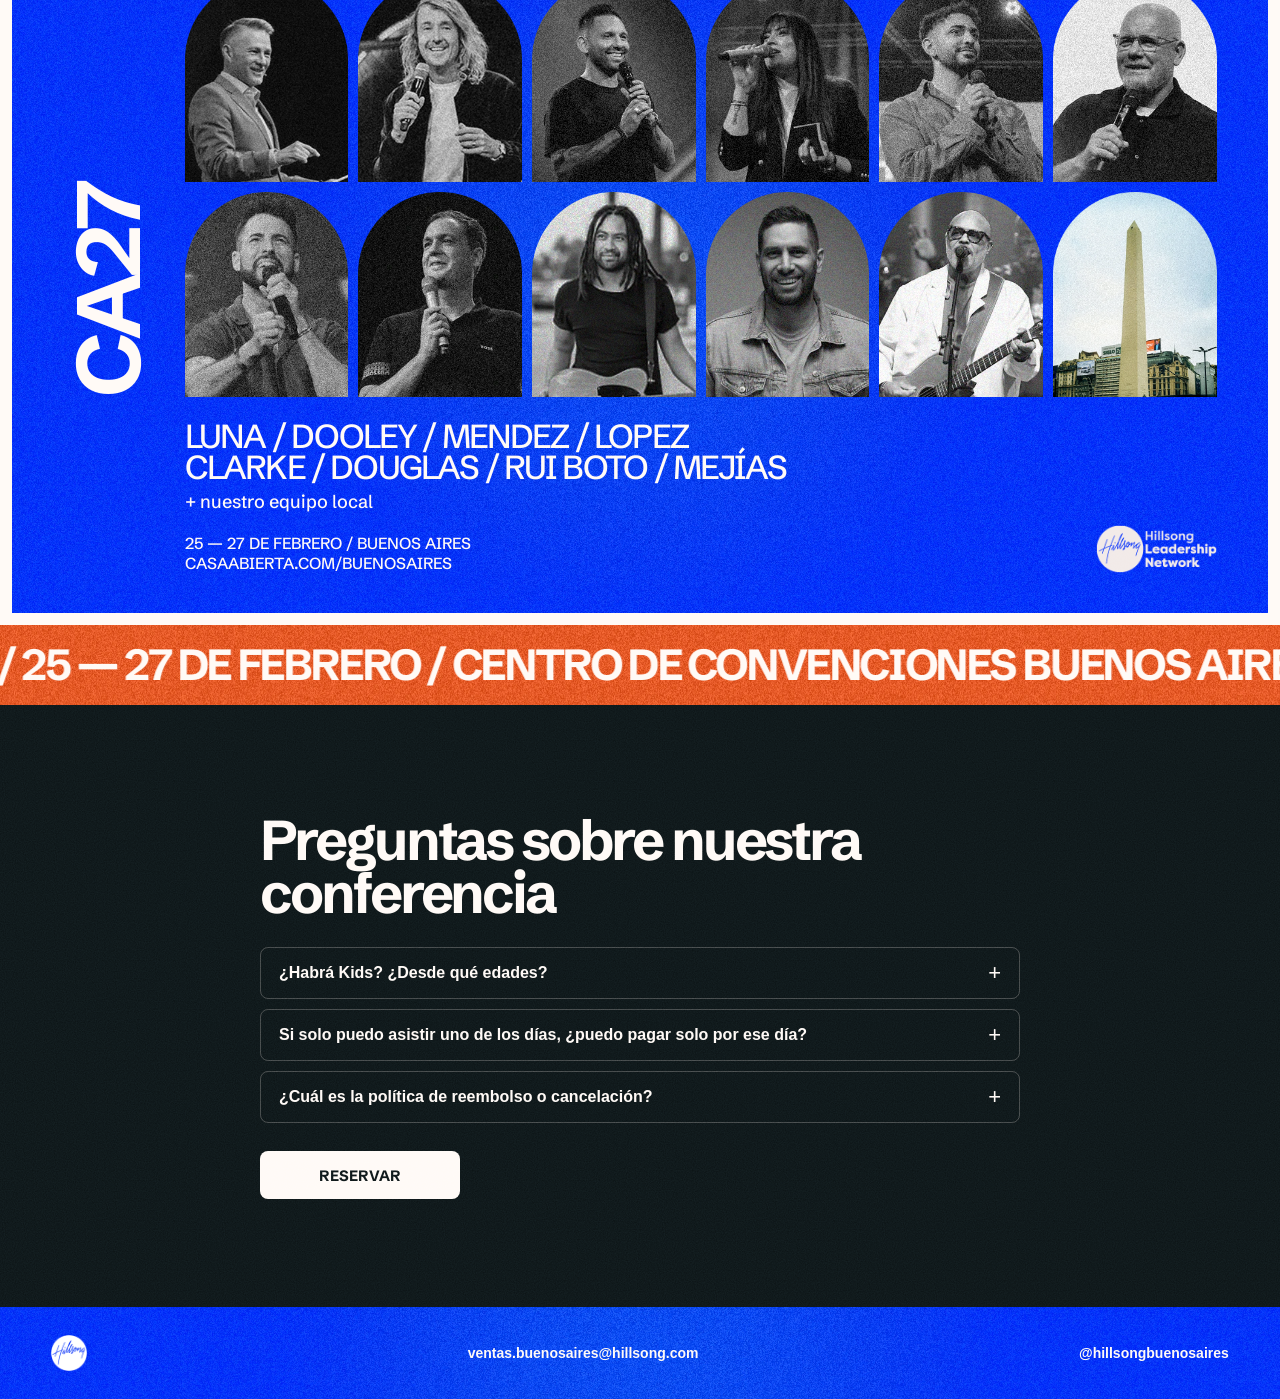
<file: webs/editorial/index.html>
<!DOCTYPE html>
<html lang="es">
<head>
  <meta charset="utf-8">
  <meta name="viewport" content="width=device-width, initial-scale=1">
  <title>CA27 — Casa Abierta 2027 · Editorial</title>
  <meta name="description" content="Casa Abierta 2027. 25 al 27 de febrero, Centro de Convenciones Buenos Aires.">
  <link rel="icon" href="../shared/media/footer-icon.webp">
  <link rel="preconnect" href="https://fonts.googleapis.com">
  <link rel="preconnect" href="https://fonts.gstatic.com" crossorigin>
  <link href="https://fonts.googleapis.com/css2?family=Schibsted+Grotesk:wght@500;700&display=swap" rel="stylesheet">
  <link rel="stylesheet" href="../shared/ca27.css">
  <link rel="stylesheet" href="styles.css">
</head>
<body>
  <a class="back" href="../index.html">← Versiones</a>

  <header class="header">
    <button class="bars" id="openMenu" type="button" aria-expanded="false" aria-controls="menu" aria-label="Abrir menú"><i></i><i></i></button>
    <nav class="h-links" aria-label="Secciones">
      <a href="#manifiesto">Sobre</a>
      <a href="#lineup">Lineup</a>
    </nav>
    <a class="h-mark" href="#top" aria-label="CA27, inicio">CA27</a>
    <button class="btn btn--sm btn--ink h-reserve" id="openPanel" type="button" aria-controls="panel">Reservar</button>
  </header>

  <div class="menu field field--yellow" id="menu" hidden>
    <button class="menu-x eyebrow" id="closeMenu" type="button">Cerrar</button>
    <nav aria-label="Menú">
      <a href="#lineup"><span class="mask"><span>Lineup</span></span></a>
      <a href="#manifiesto"><span class="mask"><span>Sobre</span></span></a>
      <a href="#ciudad"><span class="mask"><span>Ciudad</span></span></a>
      <a href="#preguntas"><span class="mask"><span>Preguntas</span></span></a>
    </nav>
    <p class="eyebrow">25 — 27 de febrero 2027 · Centro de Convenciones Buenos Aires</p>
  </div>

  <aside class="panel" id="panel" hidden>
    <div class="panel-bg" id="panelBg"></div>
    <div class="panel-box field field--cream" role="dialog" aria-modal="true" aria-labelledby="panelTitle">
      <header>
        <h2 class="display" id="panelTitle">Reservar</h2>
        <button type="button" id="closePanel" class="eyebrow">Cerrar</button>
      </header>
      <span class="firma" role="img" aria-label="Casa Abierta"></span>
      <dl>
        <dt class="eyebrow">Cuándo</dt><dd>Jueves 25 al sábado 27 de febrero de 2027</dd>
        <dt class="eyebrow">Dónde</dt><dd>Centro de Convenciones Buenos Aires</dd>
        <dt class="eyebrow">En sala</dt><dd>+ Grabación en vivo de nuevo álbum de Hillsong en Español</dd>
        <dt class="eyebrow">Consultas</dt><dd><a href="mailto:ventas.buenosaires@hillsong.com">ventas.buenosaires@hillsong.com</a></dd>
      </dl>
      <a class="btn btn--ink" href="https://casaabierta.com/buenosaires">Registrate</a>
    </div>
  </aside>

  <main>
    <!-- Hero: un solo campo de color, el monograma y la firma entrando por los costados -->
    <section class="hero field field--orange" id="top">
      <div class="pattern" aria-hidden="true"><span>Casa Abierta</span><span>Casa Abierta</span><span>Casa Abierta</span></div>
      <span class="tag27" style="left:4%;top:18%">CA27</span>
      <span class="tag27" style="right:6%;top:24%">FEB 25 — 27</span>
      <span class="tag27" style="left:8%;top:58%">FEB 25 — 27</span>
      <span class="tag27" style="right:10%;top:62%">CA27</span>
      <img class="hln hero-hln" src="../shared/media/hln-logo.webp" alt="Hillsong Leadership Network">
      <div class="hero-lock" aria-hidden="true">
        <span class="mega">CA27</span>
        <span class="firma firma--casa"></span>
        <span class="firma firma--abierta"></span>
      </div>
      <div class="hero-info">
        <h1 class="hero-title display">Casa Abierta 2027</h1>
        <p class="hero-what">Un encuentro para quienes desean crecer en liderazgo, profundizar en su servicio y ser parte de lo que Dios está haciendo en su iglesia.</p>
        <div class="hero-when">
          <p class="display">25 — 27 de febrero</p>
          <p>Centro de Convenciones Buenos Aires</p>
          <button class="btn btn--ink" type="button" data-open-panel>Reservar</button>
        </div>
      </div>
    </section>

    <div class="band mq field field--ink" data-marquee data-speed="0.7">
      <div class="mq-track"><span>Luna / Dooley / Mendez / Lopez / Clarke / Douglas / Rui Boto / Mejías / + nuestro equipo local /&nbsp;</span></div>
    </div>

    <section class="tiles">
      <!-- Ficha de lineup: cada apellido repetido es el título -->
      <article class="tile t-lineup field field--yellow" id="lineup">
        <header class="tile-head"><p class="eyebrow">El lineup</p><p class="eyebrow">08 + equipo local</p></header>
        <div class="rows">
          <div class="row mq" data-marquee data-hover-pause data-speed="0.5"><div class="mq-track"><span>Luna Luna Luna Luna&nbsp;</span></div></div>
          <div class="row mq" data-marquee data-hover-pause data-dir="right" data-speed="0.5"><div class="mq-track"><span>Dooley Dooley Dooley&nbsp;</span></div></div>
          <div class="row mq" data-marquee data-hover-pause data-speed="0.5"><div class="mq-track"><span>Mendez Mendez Mendez&nbsp;</span></div></div>
          <div class="row mq" data-marquee data-hover-pause data-dir="right" data-speed="0.5"><div class="mq-track"><span>Lopez Lopez Lopez Lopez&nbsp;</span></div></div>
          <div class="row mq" data-marquee data-hover-pause data-speed="0.5"><div class="mq-track"><span>Clarke Clarke Clarke&nbsp;</span></div></div>
          <div class="row mq" data-marquee data-hover-pause data-dir="right" data-speed="0.5"><div class="mq-track"><span>Douglas Douglas Douglas&nbsp;</span></div></div>
          <div class="row mq" data-marquee data-hover-pause data-speed="0.5"><div class="mq-track"><span>Rui Boto Rui Boto&nbsp;</span></div></div>
          <div class="row mq" data-marquee data-hover-pause data-dir="right" data-speed="0.5"><div class="mq-track"><span>Mejías Mejías Mejías&nbsp;</span></div></div>
        </div>
        <p class="tile-foot names-local">+ nuestro equipo local</p>
      </article>

      <figure class="tile t-photo"><img src="../shared/piezas/multitud.webp" alt="Multitud en adoración con la firma Casa Abierta encima"></figure>


      <article class="tile t-city field field--blue" id="ciudad">
        <img class="door-cut" src="../shared/media/obelisco.webp" alt="Obelisco de Buenos Aires">
        <div class="mq city-run" data-marquee data-speed="0.6"><div class="mq-track"><span>Buenos Aires · Buenos Aires ·&nbsp;</span></div></div>
      </article>

      <article class="tile t-about field field--cream" id="manifiesto">
        <img class="hln" src="../shared/media/hln-logo.webp" alt="Hillsong Leadership Network">
        <div class="about-lock">
          <span class="firma" role="img" aria-label="Casa Abierta"></span>
          <p class="display about-date">febrero 25 — febrero 27</p>
        </div>
        <div class="manifest">
          <p>Casa Abierta es un encuentro para quienes desean crecer en liderazgo, profundizar en su servicio y ser parte de lo que Dios está haciendo en su iglesia.</p>
          <p>Durante estos días nos reuniremos para aprender, compartir, hacer preguntas, construir relaciones y descubrir nuevas formas de servir al Reino. Seremos desafiados en nuestra fe, fortalecidos en nuestro llamado y equipados para llevar lo que recibimos de vuelta a nuestras iglesias y comunidades.</p>
          <p>Porque creemos que Dios ya está haciendo algo entre nosotros. Y que esto es apenas el comienzo.</p>
          <p>Sé parte de lo que Él ya está haciendo.</p>
        </div>
        <p class="display about-sign">CA27 / Buenos Aires</p>
      </article>

      <article class="tile t-special field field--red">
        <p class="eyebrow">Participación especial</p>
        <p class="names special-names">
          <span class="nm">Hillsong en Español</span><br>
          <span class="nm">Nigel Hendroff</span><br>
          <span class="nm">Jad Gillies</span><br>
          <span class="nm">Israel Houghton</span>
        </p>
        <p class="special-album">+ Grabación en vivo de nuevo álbum de Hillsong en Español</p>
      </article>

      <figure class="tile t-photo2"><img src="../shared/piezas/guitarra.webp" alt="Guitarrista en blanco y negro con CA27"></figure>

      <article class="tile t-grid field field--blue">
        <p class="grid-ca display" aria-hidden="true">CA27</p>
        <div class="grid-doors">
          <img class="door-cut" src="../shared/media/speaker-01.webp" alt="">
          <img class="door-cut" src="../shared/media/speaker-02.webp" alt="">
          <img class="door-cut" src="../shared/media/speaker-03.webp" alt="">
          <img class="door-cut" src="../shared/media/speaker-04.webp" alt="">
          <img class="door-cut" src="../shared/media/speaker-05.webp" alt="">
          <img class="door-cut" src="../shared/media/speaker-06.webp" alt="">
          <img class="door-cut" src="../shared/media/speaker-07.webp" alt="">
          <img class="door-cut" src="../shared/media/speaker-08.webp" alt="">
          <img class="door-cut" src="../shared/media/speaker-09.webp" alt="">
          <img class="door-cut" src="../shared/media/speaker-10.webp" alt="">
          <img class="door-cut" src="../shared/media/speaker-11.webp" alt="">
          <img class="door-cut" src="../shared/media/obelisco.webp" alt="Obelisco de Buenos Aires">
        </div>
        <div class="grid-info">
          <p class="names grid-names">
            <span class="nm">Luna</span> / <span class="nm">Dooley</span> / <span class="nm">Mendez</span> / <span class="nm">Lopez</span><br>
            <span class="nm">Clarke</span> / <span class="nm">Douglas</span> / <span class="nm">Rui Boto</span> / <span class="nm">Mejías</span>
          </p>
          <p class="names-local">+ nuestro equipo local</p>
          <p class="grid-data">25 — 27 de febrero / Buenos Aires<br>casaabierta.com/buenosaires</p>
          <img class="hln hln--light" src="../shared/media/hln-logo.webp" alt="Hillsong Leadership Network">
        </div>
      </article>
    </section>

    <div class="band mq field field--orange" data-marquee data-dir="right" data-speed="0.7">
      <div class="mq-track"><span>25 — 27 de febrero / Centro de Convenciones Buenos Aires / casaabierta.com/buenosaires /&nbsp;</span></div>
    </div>

    <section class="faq field field--ink" id="preguntas">
      <div class="faq-in">
        <h2>Preguntas sobre nuestra conferencia</h2>
        <details><summary>¿Habrá Kids? ¿Desde qué edades?</summary><p>Respuesta pendiente de confirmar.</p></details>
        <details><summary>Si solo puedo asistir uno de los días, ¿puedo pagar solo por ese día?</summary><p>Respuesta pendiente de confirmar.</p></details>
        <details><summary>¿Cuál es la política de reembolso o cancelación?</summary><p>Respuesta pendiente de confirmar.</p></details>
        <button class="btn faq-cta" type="button" data-open-panel>Reservar</button>
      </div>
    </section>
  </main>

  <footer class="foot field field--blue">
    <div class="foot-in">
      <img class="foot-icon" src="../shared/media/footer-icon.webp" alt="Hillsong">
      <a href="mailto:ventas.buenosaires@hillsong.com">ventas.buenosaires@hillsong.com</a>
      <a href="https://instagram.com/hillsongbuenosaires">@hillsongbuenosaires</a>
    </div>
  </footer>

  <script src="../shared/ca27.js"></script>
  <script src="main.js"></script>
</body>
</html>
</file>
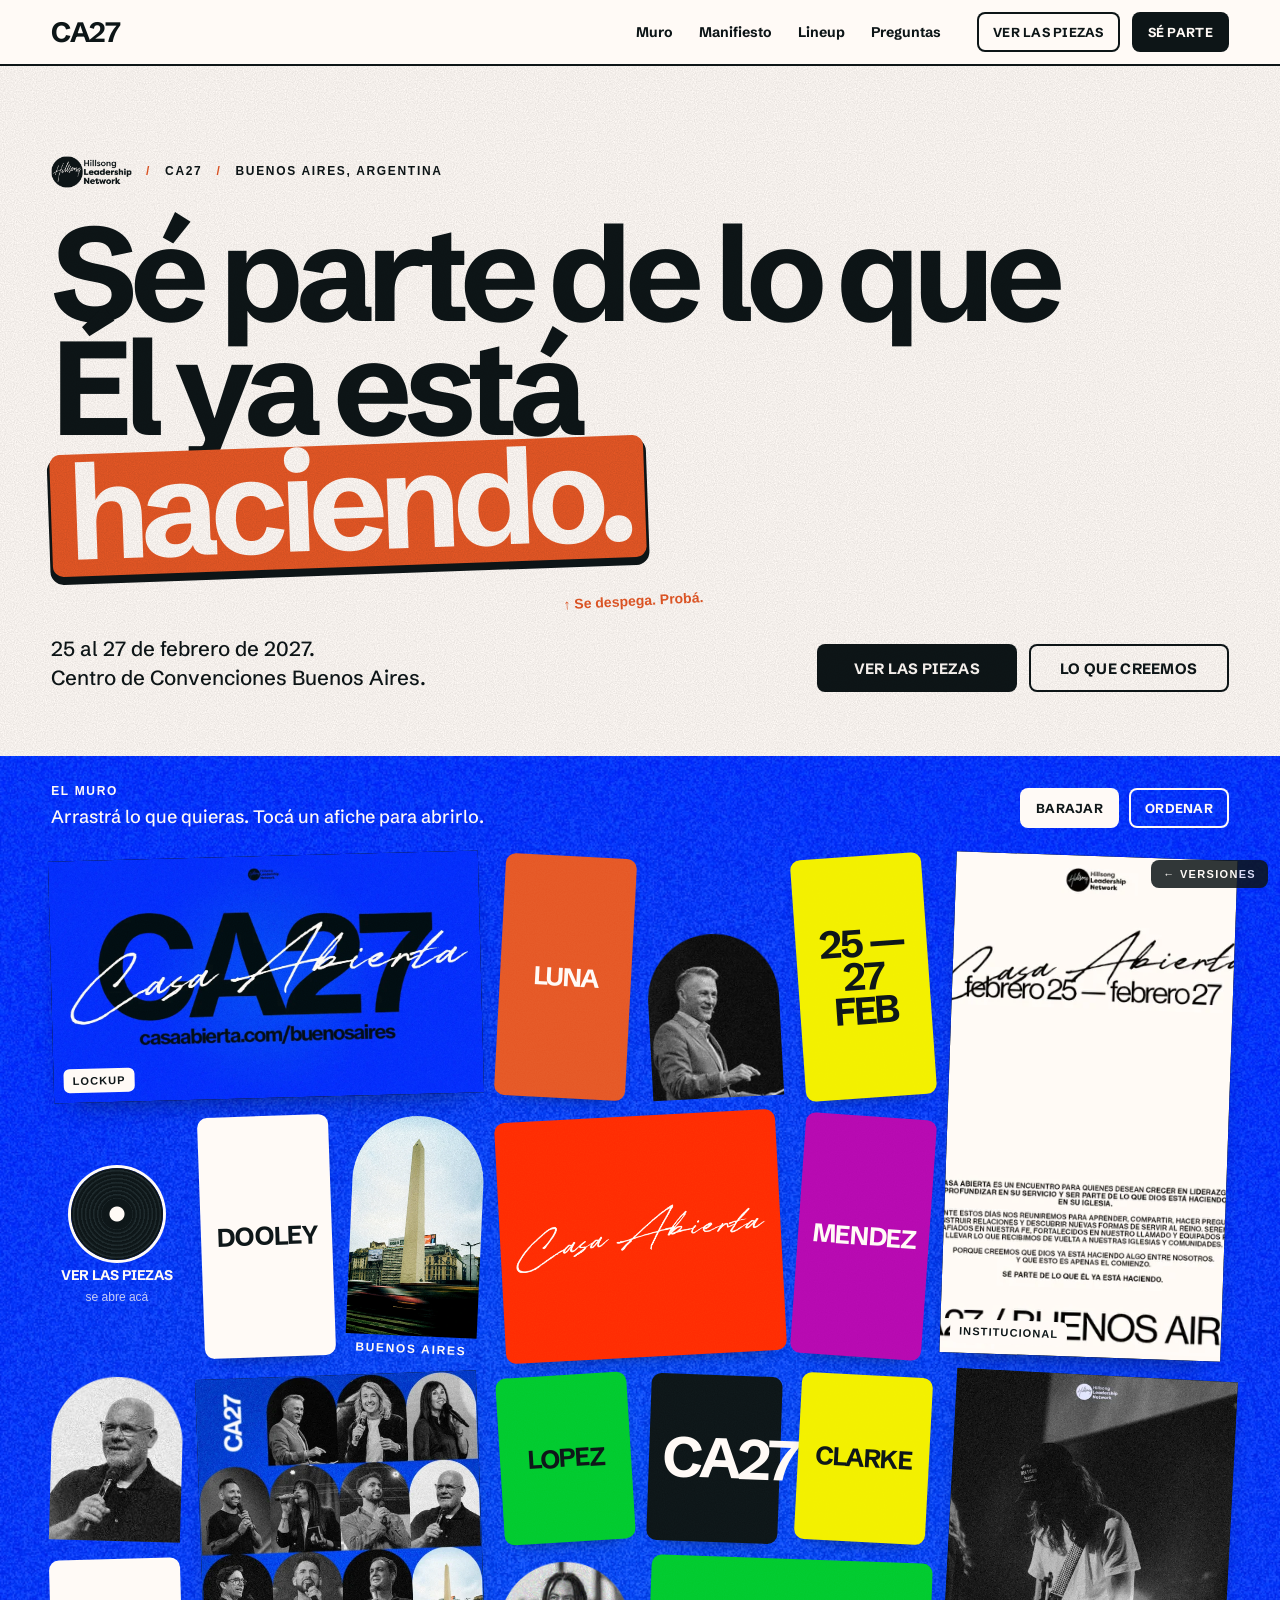
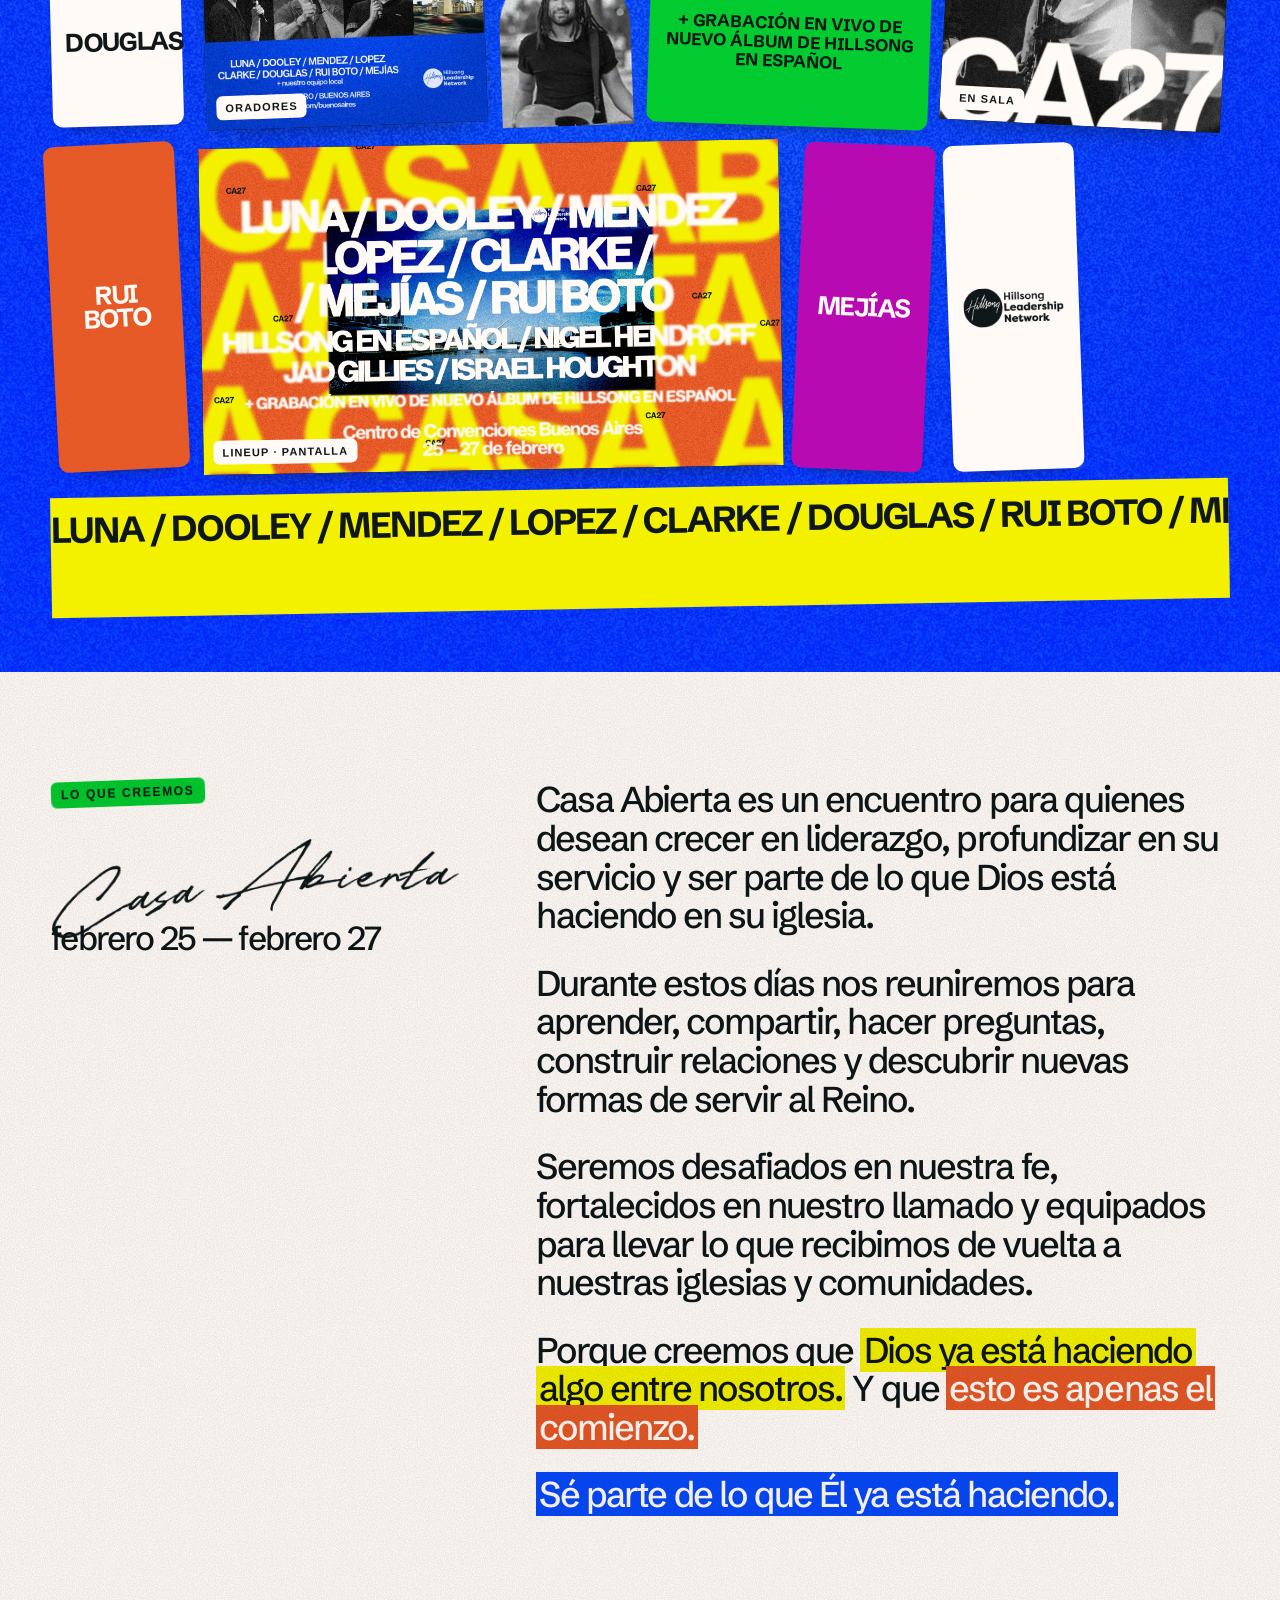
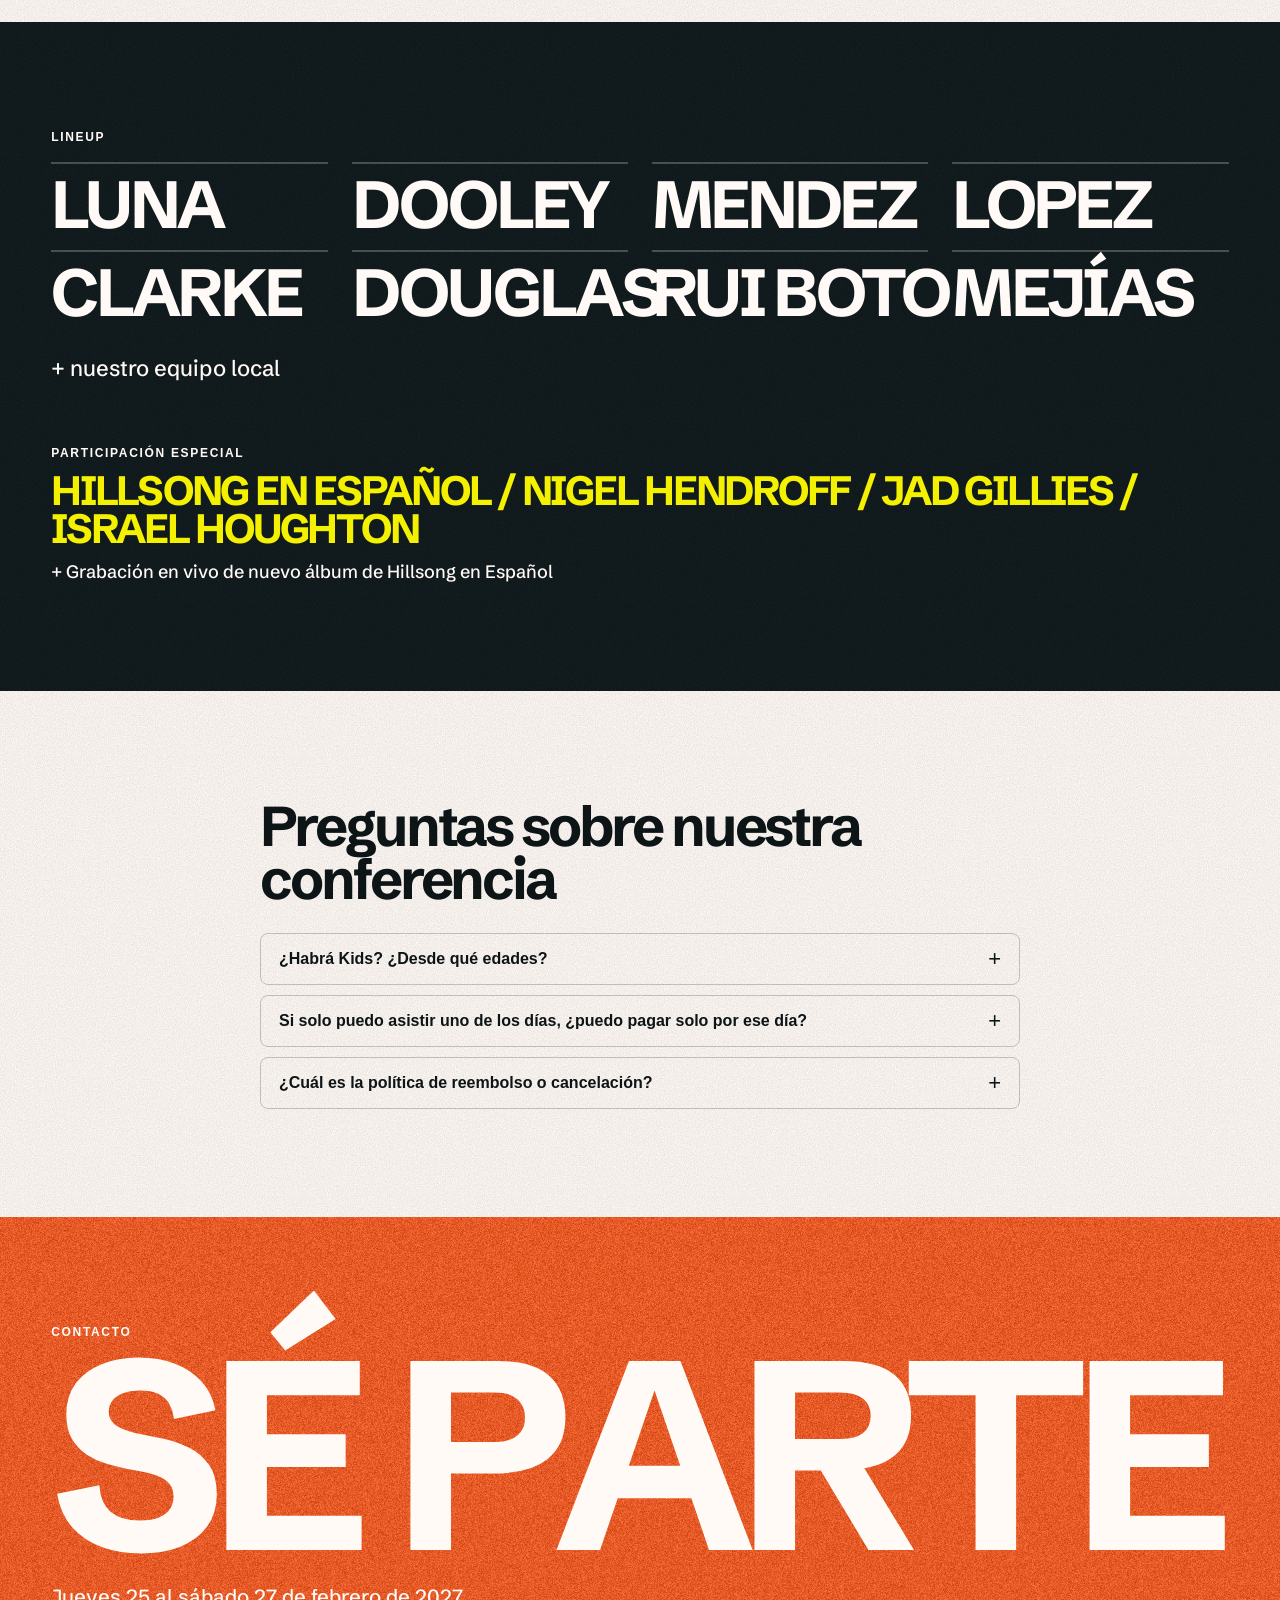
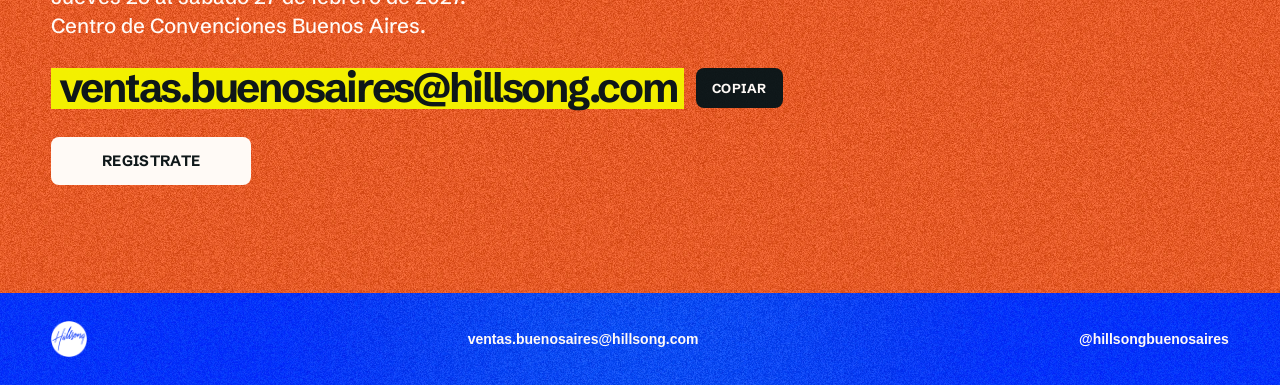
<file: webs/gutfeeling/index.html>
<!DOCTYPE html>
<html lang="es">
<head>
  <meta charset="utf-8">
  <meta name="viewport" content="width=device-width, initial-scale=1, viewport-fit=cover">
  <title>CA27 — Casa Abierta 2027 · Manifiesto</title>
  <meta name="description" content="Casa Abierta 2027. 25 al 27 de febrero, Centro de Convenciones Buenos Aires.">
  <link rel="icon" href="../shared/media/footer-icon.webp">
  <link rel="preconnect" href="https://fonts.googleapis.com">
  <link rel="preconnect" href="https://fonts.gstatic.com" crossorigin>
  <link href="https://fonts.googleapis.com/css2?family=Schibsted+Grotesk:wght@500;700&display=swap" rel="stylesheet">
  <link rel="stylesheet" href="../shared/ca27.css">
  <link rel="stylesheet" href="styles.css">
</head>
<body>
  <a class="back" href="../index.html">← Versiones</a>

  <header class="nav field--cream">
    <a class="logo" href="#top">CA27</a>
    <nav class="nav-links" aria-label="Secciones">
      <a href="#muro">Muro</a>
      <a href="#manifiesto">Manifiesto</a>
      <a href="#lineup">Lineup</a>
      <a href="#preguntas">Preguntas</a>
    </nav>
    <button class="btn btn--sm btn--line" type="button" data-reel>Ver las piezas</button>
    <a class="btn btn--sm btn--ink nav-cta" href="#contacto">Sé parte</a>
    <button class="plus" id="plus" type="button" aria-expanded="false" aria-controls="menu" aria-label="Menú">+</button>
  </header>
  <div class="menu field field--yellow" id="menu" hidden>
    <a href="#muro">Muro</a>
    <a href="#manifiesto">Manifiesto</a>
    <a href="#lineup">Lineup</a>
    <a href="#preguntas">Preguntas</a>
    <a href="#contacto">Sé parte</a>
  </div>

  <main>
    <section class="hero field field--cream" id="top">
      <p class="kicker eyebrow">
        <img class="hln" src="../shared/media/hln-logo.webp" alt="Hillsong Leadership Network">
        <span>CA27</span><span>Buenos Aires, Argentina</span>
      </p>
      <h1 class="display">Sé parte de lo que Él ya está <span class="peel" id="peel">haciendo.</span></h1>
      <p class="hint" id="hint" aria-hidden="true">↑ Se despega. Probá.</p>
      <div class="hero-row">
        <p class="lead">25 al 27 de febrero de 2027.<br>Centro de Convenciones Buenos Aires.</p>
        <div class="hero-side">
          <button class="btn btn--ink" type="button" data-reel>Ver las piezas</button>
          <a class="btn btn--line" href="#manifiesto">Lo que creemos</a>
        </div>
      </div>
    </section>

    <section class="work field field--blue" id="muro">
      <div class="work-head">
        <div>
          <p class="eyebrow">El muro</p>
          <p class="work-hint"><span class="fine">Arrastrá lo que quieras. Tocá un afiche para abrirlo.</span><span class="coarse">Mantené apretado para arrastrar. Tocá un afiche para abrirlo.</span></p>
        </div>
        <div class="work-tools">
          <button class="btn btn--sm" id="shuffle" type="button">Barajar</button>
          <button class="btn btn--sm btn--line" id="tidy" type="button">Ordenar</button>
        </div>
      </div>
      <div class="wall" id="wall">
        <button type="button" class="cell case w3" style="--r:-1.5deg" data-title="Lockup" data-copy="CA27 en tinta, la firma en crema encima y la URL abajo. Es la pieza madre del encuentro."><img src="../shared/piezas/lockup.webp" alt="Lockup CA27"><span class="case-cap">Lockup</span></button>
        <div class="cell sticker name c-orange" style="--r:3deg">Luna</div>
        <div class="cell door-cell" style="--r:-3deg"><img class="door-cut" src="../shared/media/speaker-01.webp" alt=""></div>
        <div class="cell sticker date c-yellow" style="--r:-4deg">25 — 27<br>feb</div>
        <button type="button" class="cell case w2 tall" style="--r:2deg" data-title="Institucional" data-copy="El registro institucional: crema, la firma con la fecha, el manifiesto completo y CA27 / Buenos Aires al pie."><img src="../shared/piezas/institucional.webp" alt="Pieza institucional"><span class="case-cap">Institucional</span></button>
        <button type="button" class="cell disc-cell" style="--r:0deg" data-reel><span class="disc" aria-hidden="true"></span><strong>Ver las piezas</strong><em>se abre acá</em></button>
        <div class="cell sticker name c-cream" style="--r:-2deg">Dooley</div>
        <div class="cell door-cell city" style="--r:2.5deg"><img class="door-cut" src="../shared/media/obelisco.webp" alt="Obelisco de Buenos Aires"><span class="eyebrow">Buenos Aires</span></div>
        <div class="cell sticker firma-cell c-red" style="--r:-3deg"><span class="firma" role="img" aria-label="Casa Abierta"></span></div>
        <div class="cell sticker name c-magenta" style="--r:4deg">Mendez</div>
        <div class="cell door-cell" style="--r:1.5deg"><img class="door-cut" src="../shared/media/speaker-06.webp" alt=""></div>
        <button type="button" class="cell case w2 tall" style="--r:-2deg" data-title="Oradores" data-copy="La grilla de arcos sobre azul, con el Obelisco en la última puerta y el lineup abajo."><img src="../shared/piezas/oradores.webp" alt="Grilla de oradores"><span class="case-cap">Oradores</span></button>
        <div class="cell sticker name c-green" style="--r:-3.5deg">Lopez</div>
        <div class="cell sticker big27 c-ink" style="--r:2deg">CA27</div>
        <div class="cell sticker name c-yellow" style="--r:3deg">Clarke</div>
        <button type="button" class="cell case w2 tall" style="--r:3deg" data-title="En sala" data-copy="Foto en blanco y negro y CA27 enorme, cortado por el borde. La música es parte del encuentro."><img src="../shared/piezas/guitarra.webp" alt="Guitarrista con CA27"><span class="case-cap">En sala</span></button>
        <div class="cell sticker name c-cream" style="--r:-1.5deg">Douglas</div>
        <div class="cell door-cell" style="--r:-2deg"><img class="door-cut" src="../shared/media/speaker-09.webp" alt=""></div>
        <div class="cell sticker album c-green" style="--r:2deg">+ Grabación en vivo de nuevo álbum de Hillsong en Español</div>
        <div class="cell sticker name c-orange" style="--r:-3deg">Rui Boto</div>
        <button type="button" class="cell case w4" style="--r:-1deg" data-title="Lineup" data-copy="Luna, Dooley, Mendez, Lopez, Clarke, Douglas, Rui Boto y Mejías. Participación especial de Hillsong en Español, Nigel Hendroff, Jad Gillies e Israel Houghton."><img src="../shared/media/banner.webp" alt="Afiche de lineup"><span class="case-cap">Lineup · pantalla</span></button>
        <div class="cell sticker name c-magenta" style="--r:2.5deg">Mejías</div>
        <div class="cell sticker hln-cell c-cream" style="--r:-2deg"><img class="hln" src="../shared/media/hln-logo.webp" alt="Hillsong Leadership Network"></div>
        <div class="cell tape" id="tape"><div class="tape-row names" id="tapeRow">Luna / Dooley / Mendez / Lopez / Clarke / Douglas / Rui Boto / Mejías / + nuestro equipo local /&nbsp;Luna / Dooley / Mendez / Lopez / Clarke / Douglas / Rui Boto / Mejías / + nuestro equipo local /&nbsp;</div></div>
      </div>
    </section>

    <section class="mani field field--cream" id="manifiesto">
      <div class="mani-l">
        <p class="eyebrow chip">Lo que creemos</p>
        <span class="firma" role="img" aria-label="Casa Abierta"></span>
        <p class="display mani-date">febrero 25 — febrero 27</p>
      </div>
      <div class="mani-r">
        <p class="big display" data-reveal>Casa Abierta es un encuentro para quienes desean crecer en liderazgo, profundizar en su servicio y ser parte de lo que Dios está haciendo en su iglesia.</p>
        <p class="big display" data-reveal>Durante estos días nos reuniremos para aprender, compartir, hacer preguntas, construir relaciones y descubrir nuevas formas de servir al Reino.</p>
        <p class="big display" data-reveal>Seremos desafiados en nuestra fe, fortalecidos en nuestro llamado y equipados para llevar lo que recibimos de vuelta a nuestras iglesias y comunidades.</p>
        <p class="big display" data-reveal>Porque creemos que <mark class="m-yellow">Dios ya está haciendo algo entre nosotros.</mark> Y que <mark class="m-orange">esto es apenas el comienzo.</mark></p>
        <p class="big display" data-reveal><mark class="m-blue">Sé parte de lo que Él ya está haciendo.</mark></p>
      </div>
    </section>

    <section class="people field field--ink" id="lineup">
      <p class="eyebrow">Lineup</p>
      <ul class="names people-list">
        <li>Luna</li><li>Dooley</li><li>Mendez</li><li>Lopez</li><li>Clarke</li><li>Douglas</li><li>Rui Boto</li><li>Mejías</li>
      </ul>
      <p class="names-local people-local">+ nuestro equipo local</p>
      <div class="people-special">
        <p class="eyebrow">Participación especial</p>
        <p class="names"><span class="nm">Hillsong en Español</span> / <span class="nm">Nigel Hendroff</span> / <span class="nm">Jad Gillies</span> / <span class="nm">Israel Houghton</span></p>
        <p class="people-album">+ Grabación en vivo de nuevo álbum de Hillsong en Español</p>
      </div>
    </section>

    <section class="faq field field--cream" id="preguntas">
      <div class="faq-in">
        <h2>Preguntas sobre nuestra conferencia</h2>
        <details><summary>¿Habrá Kids? ¿Desde qué edades?</summary><p>Respuesta pendiente de confirmar.</p></details>
        <details><summary>Si solo puedo asistir uno de los días, ¿puedo pagar solo por ese día?</summary><p>Respuesta pendiente de confirmar.</p></details>
        <details><summary>¿Cuál es la política de reembolso o cancelación?</summary><p>Respuesta pendiente de confirmar.</p></details>
      </div>
    </section>

    <section class="contact field field--orange" id="contacto">
      <p class="eyebrow">Contacto</p>
      <h2 class="mega say" id="say" aria-label="Sé parte">Sé parte</h2>
      <p class="lead contact-lede">Jueves 25 al sábado 27 de febrero de 2027. Centro de Convenciones Buenos Aires.</p>
      <div class="email-row">
        <a class="email display" id="email" href="mailto:ventas.buenosaires@hillsong.com">ventas.buenosaires@hillsong.com</a>
        <button class="btn btn--sm btn--ink" id="copy" type="button">Copiar</button>
      </div>
      <a class="btn" href="https://casaabierta.com/buenosaires">Registrate</a>
    </section>
  </main>

  <footer class="foot field field--blue">
    <div class="foot-in">
      <img class="foot-icon" src="../shared/media/footer-icon.webp" alt="Hillsong">
      <a href="mailto:ventas.buenosaires@hillsong.com">ventas.buenosaires@hillsong.com</a>
      <a href="https://instagram.com/hillsongbuenosaires">@hillsongbuenosaires</a>
    </div>
  </footer>

  <div class="case-view field field--cream" id="case" role="dialog" aria-modal="true" aria-labelledby="caseTitle" hidden>
    <div class="case-art"><img id="caseImg" alt=""></div>
    <div class="case-body">
      <button class="btn btn--sm btn--ink case-close" id="caseClose" type="button">Cerrar</button>
      <p class="eyebrow">Pieza</p>
      <h2 class="display" id="caseTitle"></h2>
      <p class="lead" id="caseCopy"></p>
      <button class="btn" id="caseNext" type="button">Siguiente →</button>
    </div>
  </div>

  <div class="reel field field--ink" id="reel" role="dialog" aria-modal="true" aria-label="Piezas de Casa Abierta" hidden>
    <button class="btn btn--sm reel-close" id="closeReel" type="button">Cerrar</button>
    <img id="reelImg" alt="">
    <p class="eyebrow" id="reelCap"></p>
  </div>

  <script src="../shared/ca27.js"></script>
  <script src="main.js"></script>
</body>
</html>
</file>
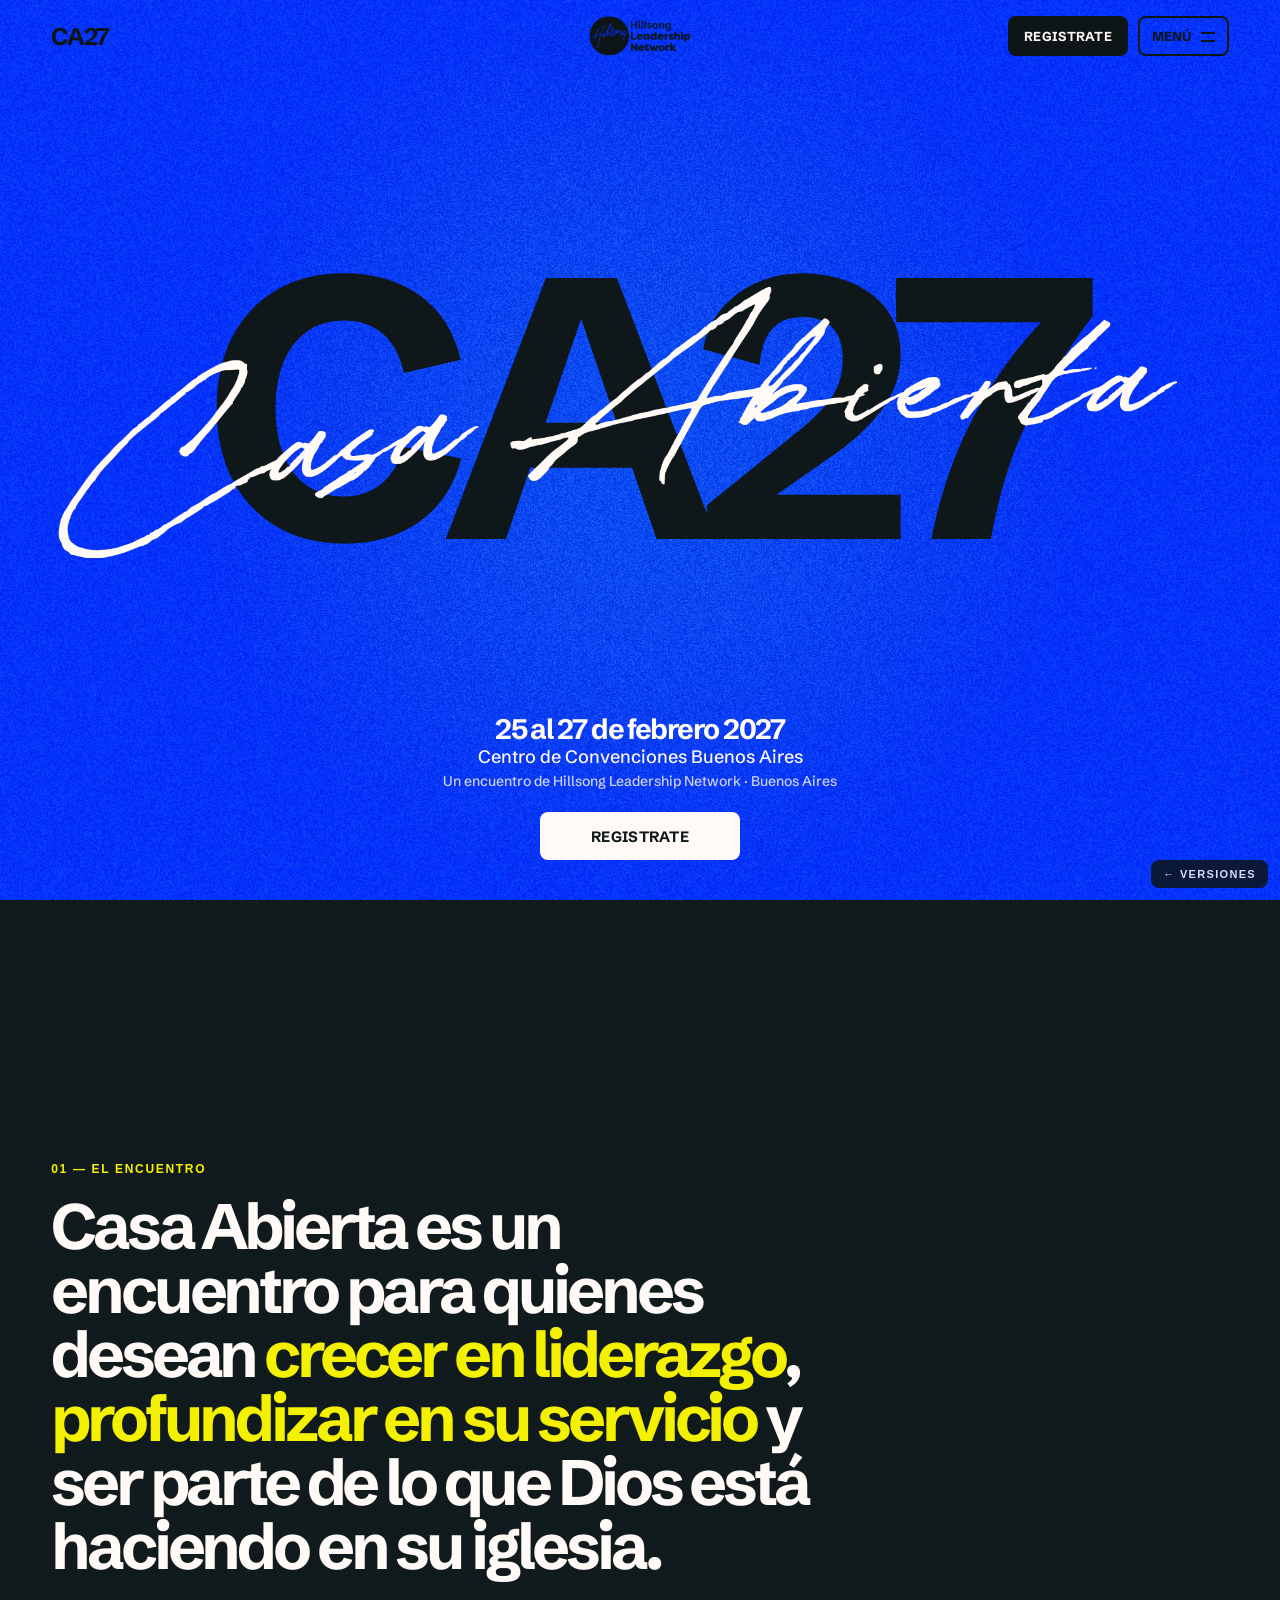
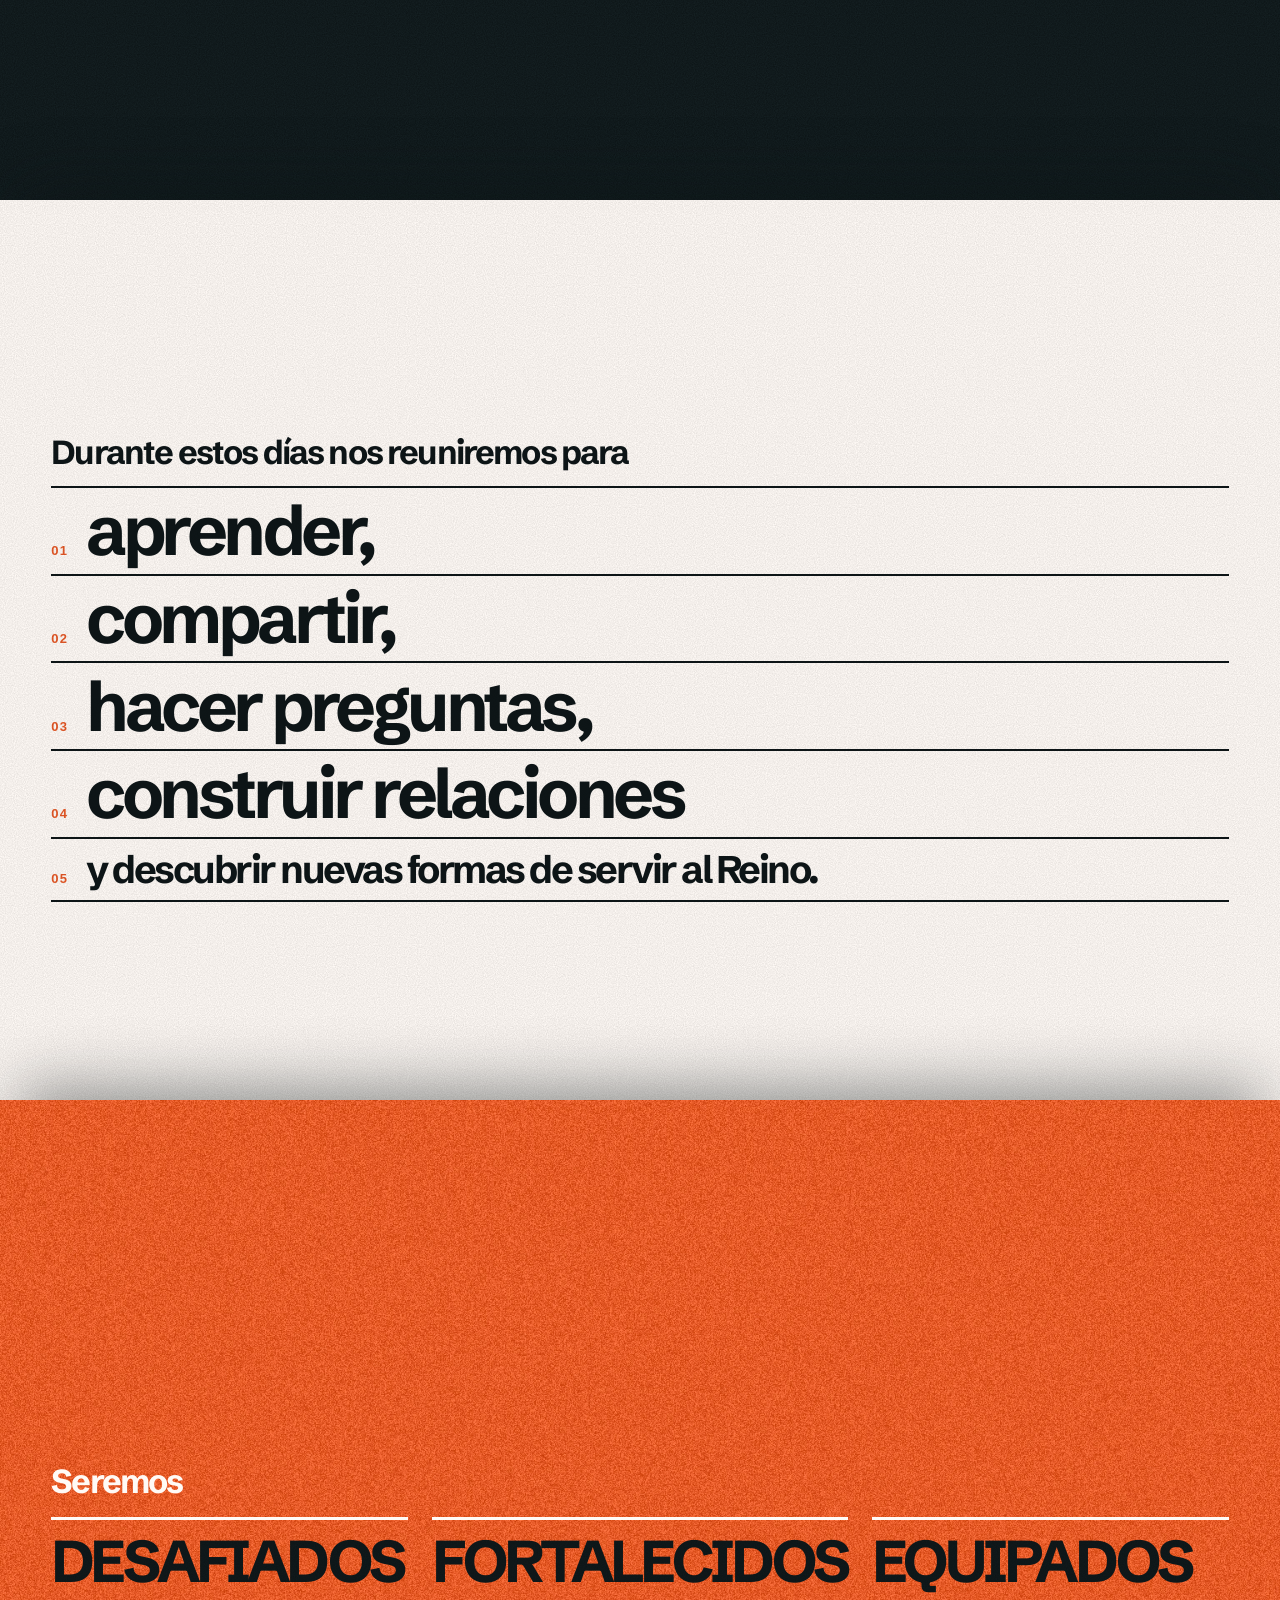
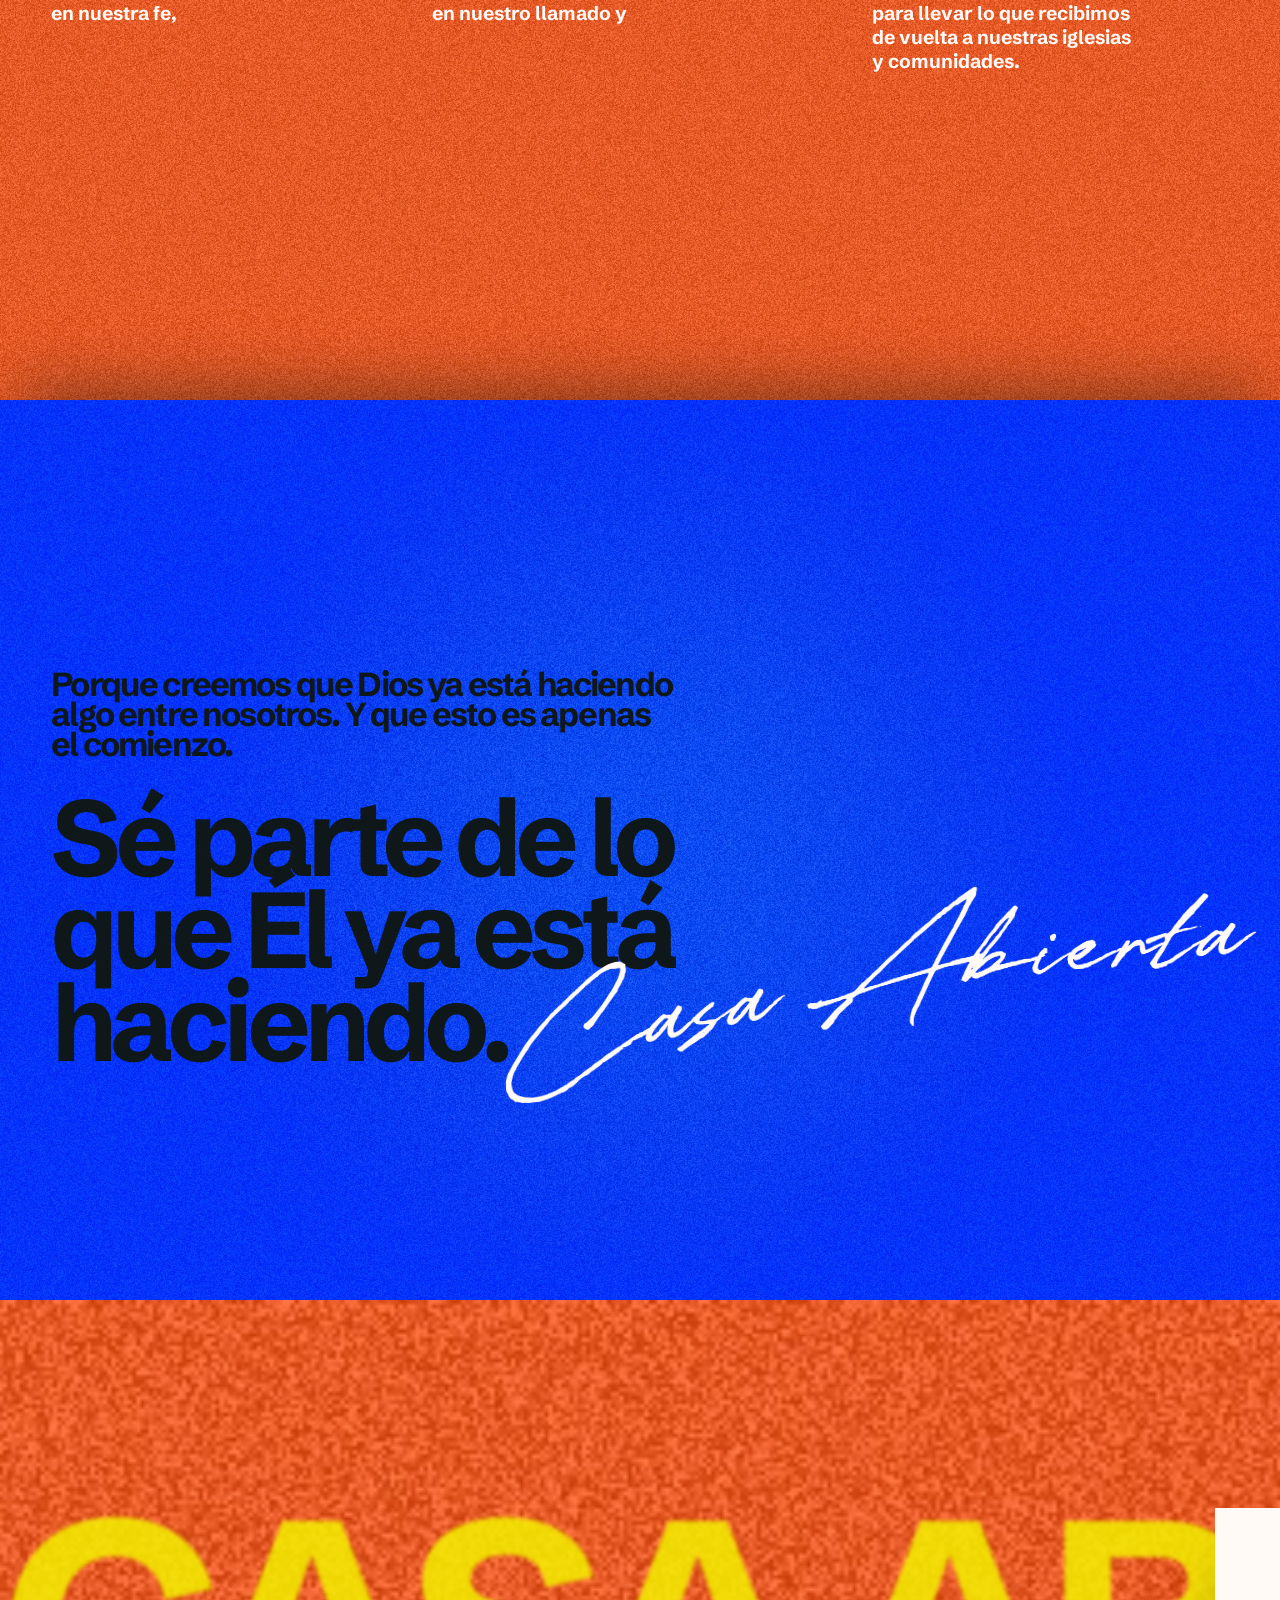
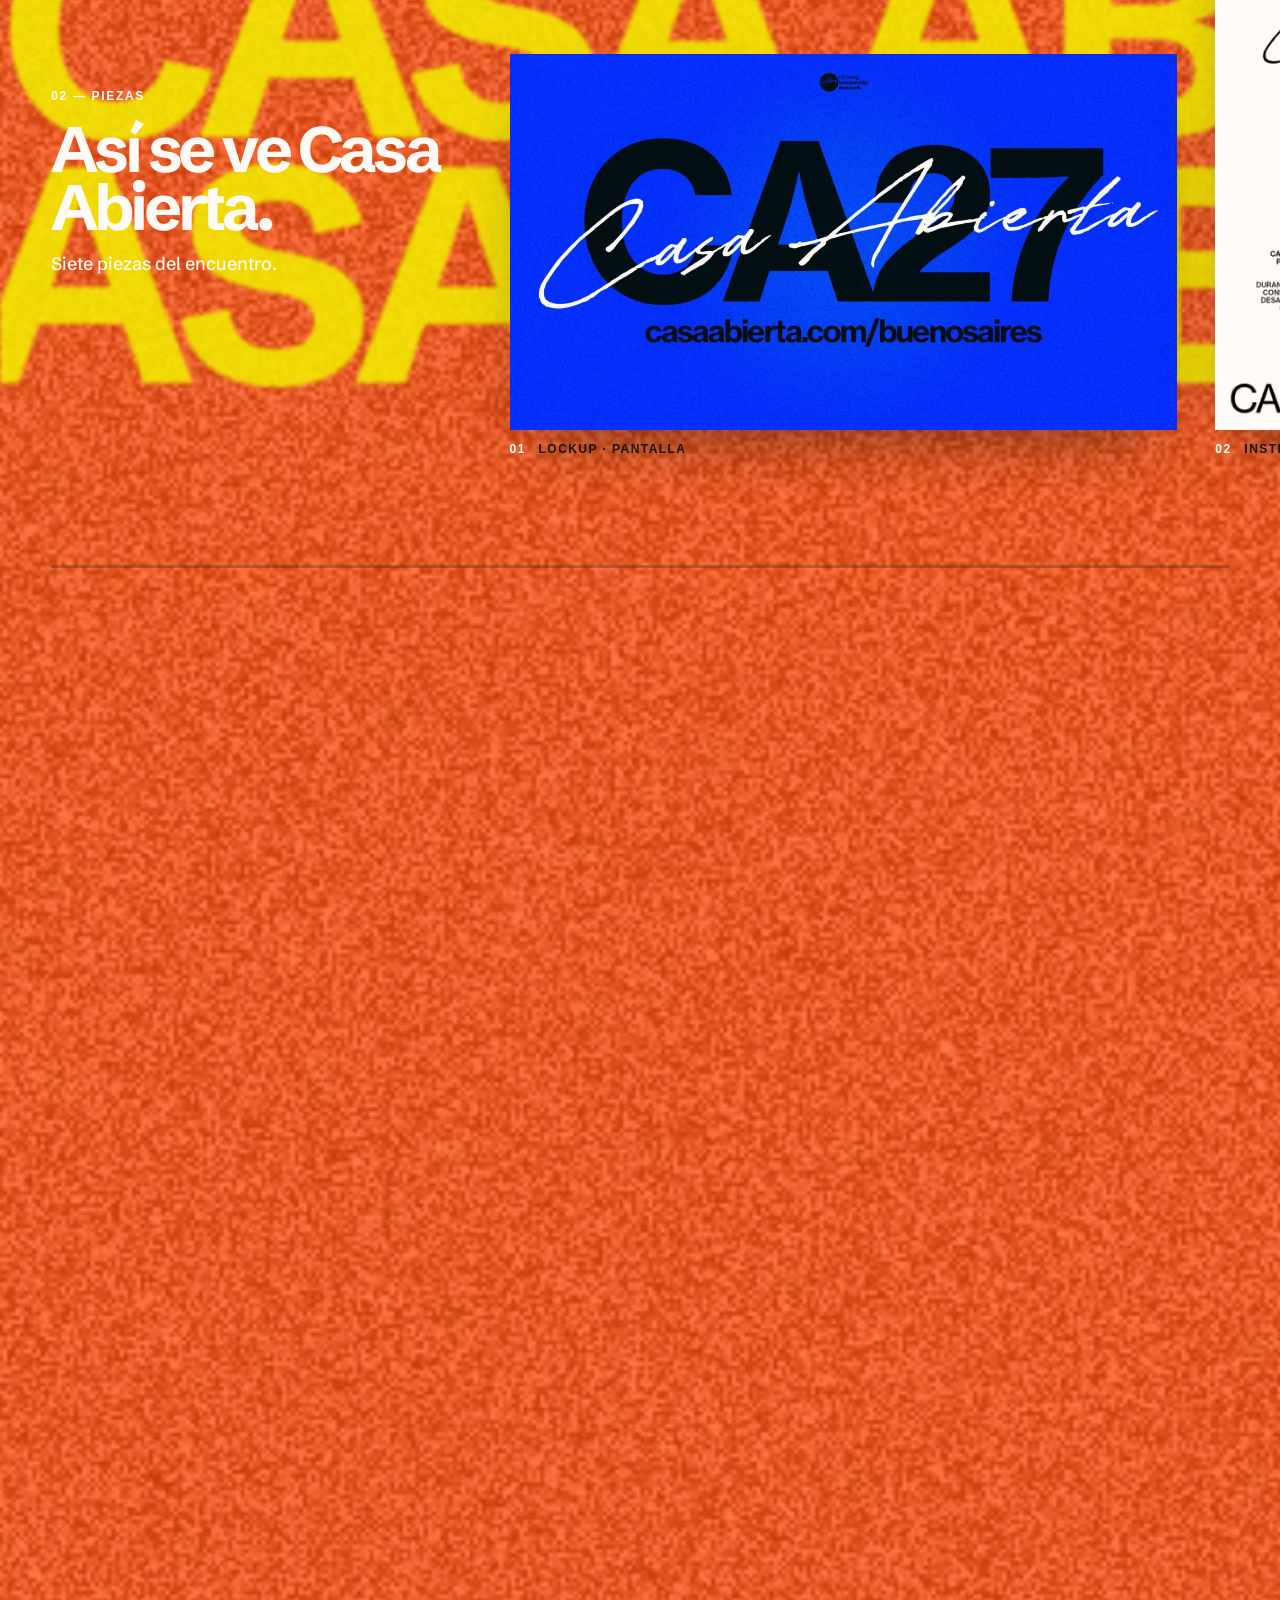
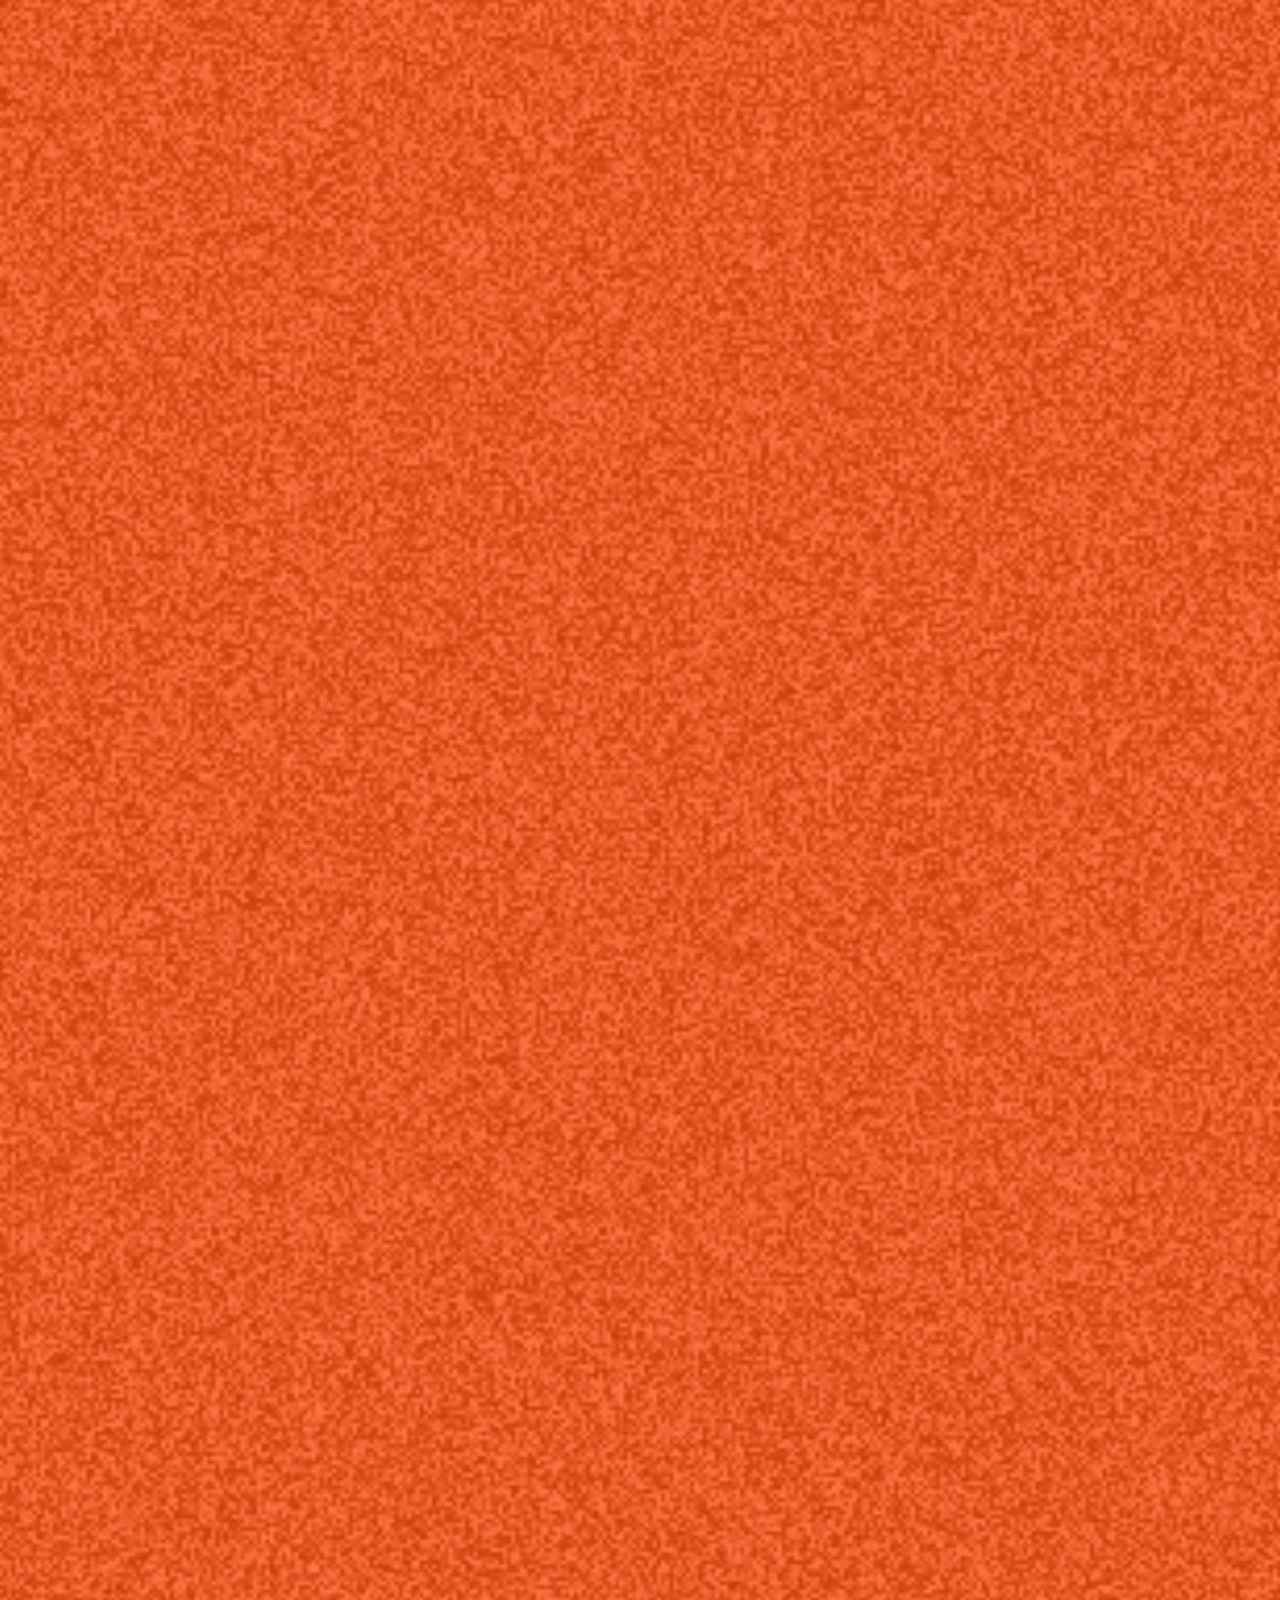
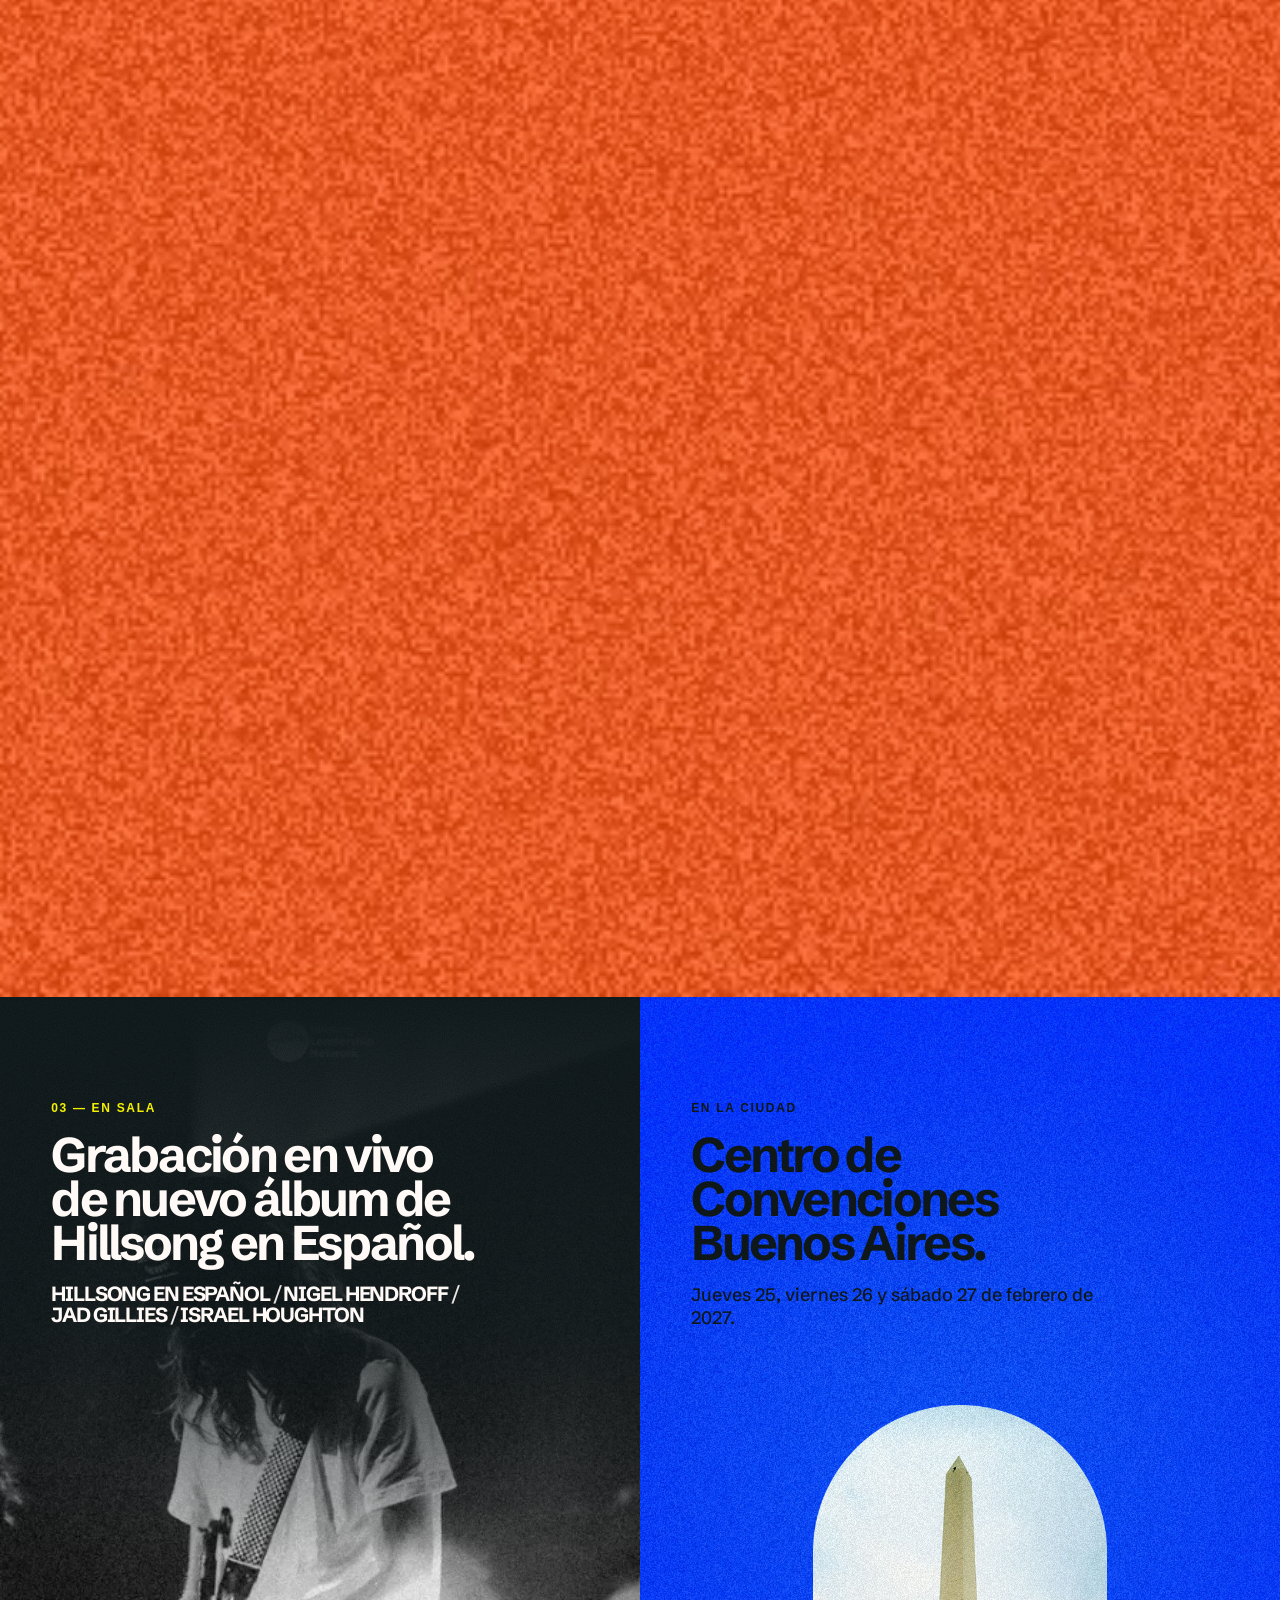
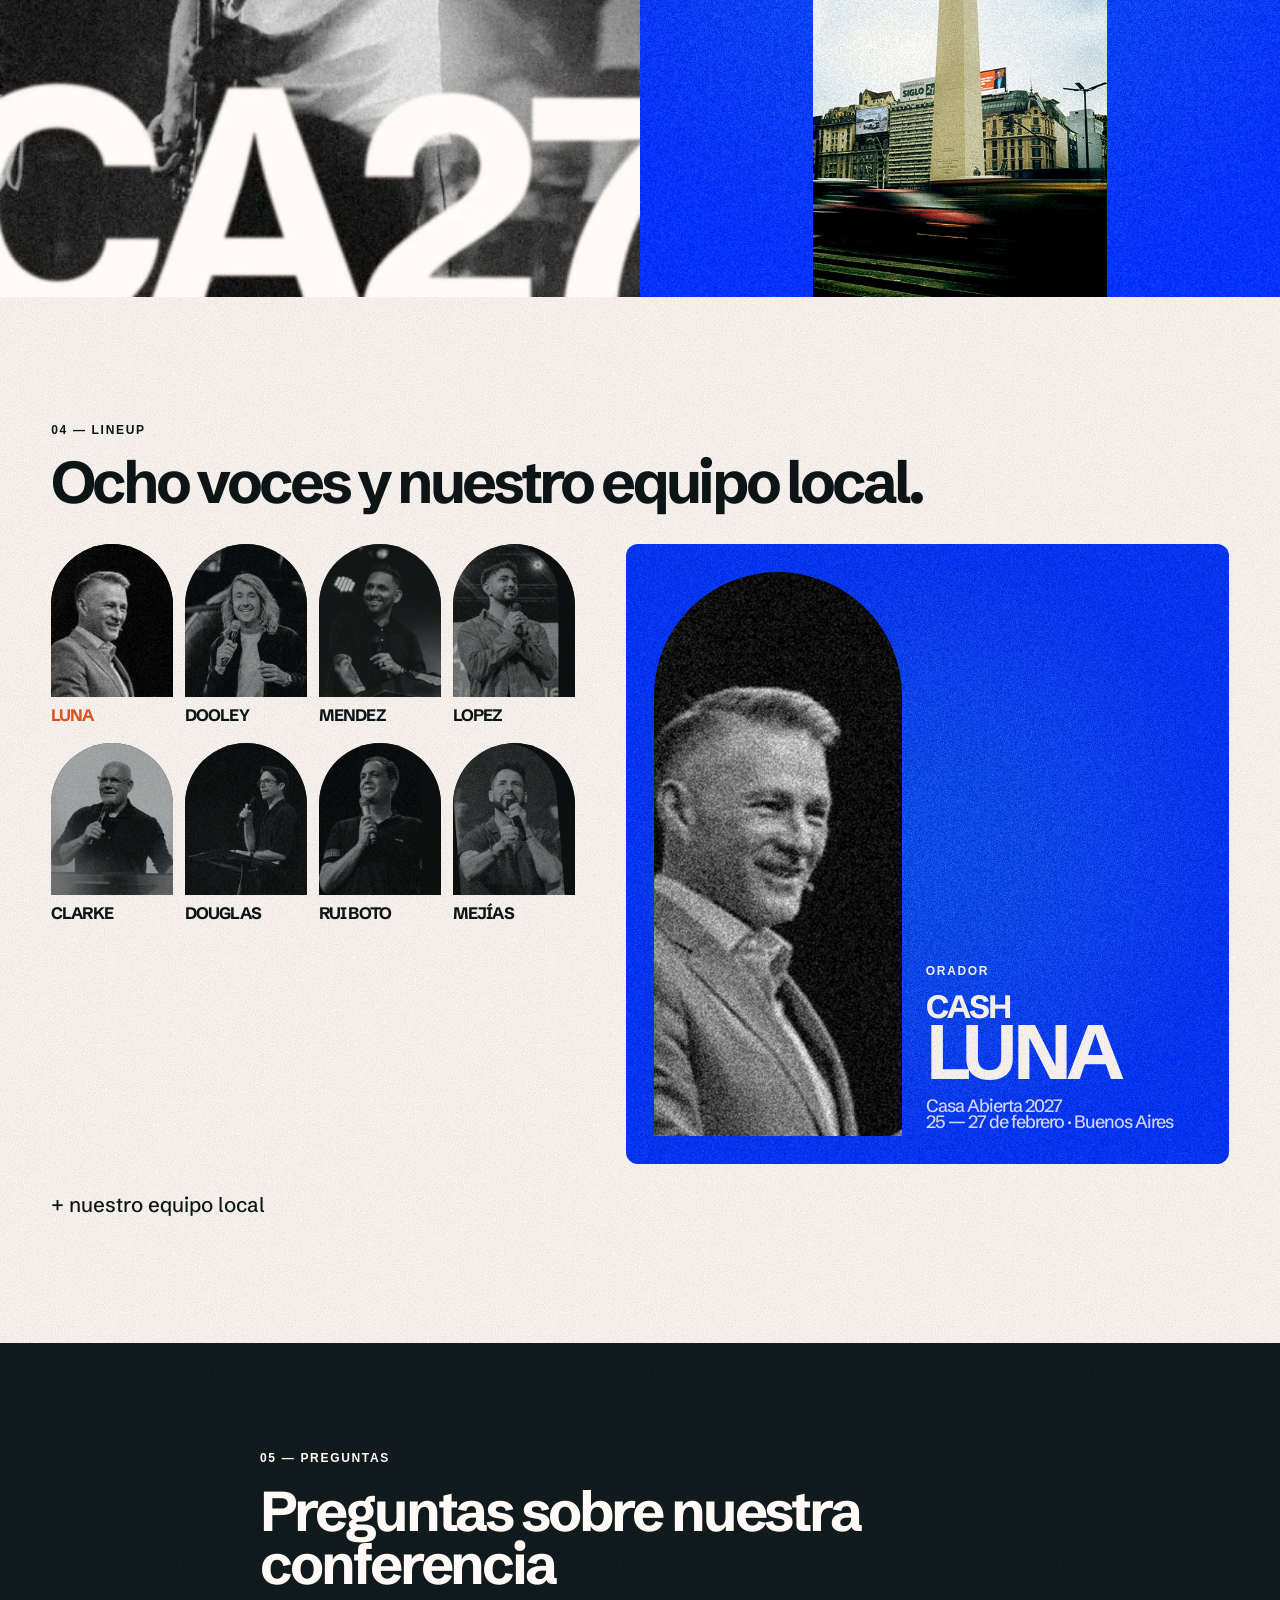
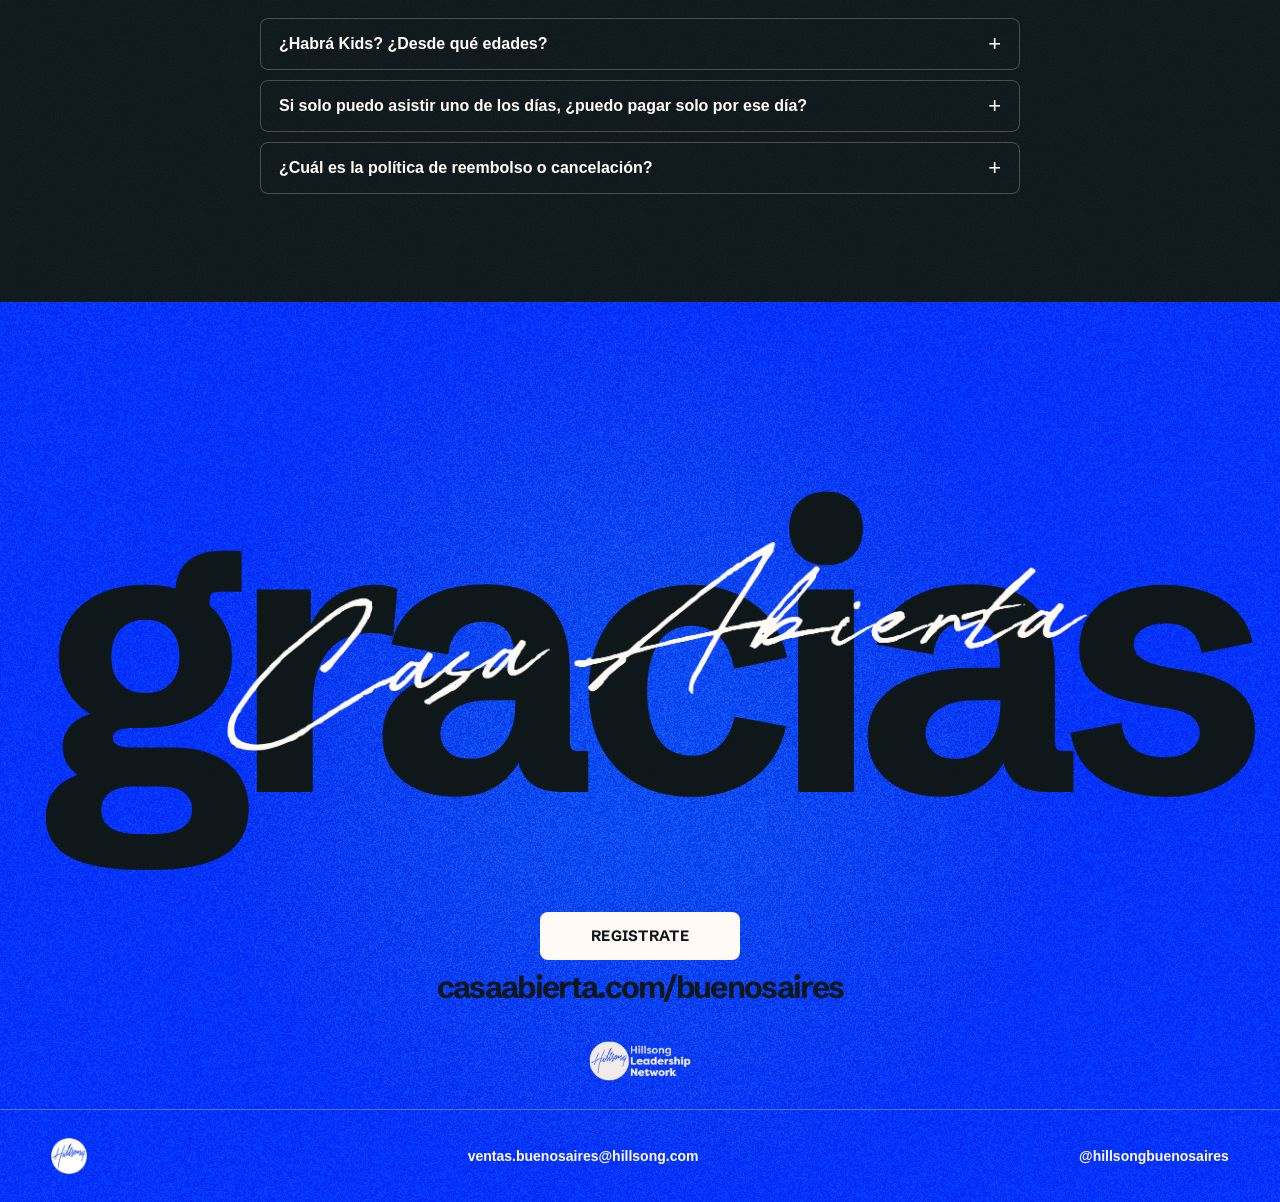
<file: webs/inmersiva/index.html>
<!DOCTYPE html>
<html lang="es">
<head>
  <meta charset="utf-8">
  <meta name="viewport" content="width=device-width, initial-scale=1">
  <title>CA27 — Casa Abierta 2027 · Inmersiva</title>
  <meta name="description" content="Casa Abierta 2027. 25 al 27 de febrero, Centro de Convenciones Buenos Aires.">
  <link rel="icon" href="../shared/media/footer-icon.webp">
  <link rel="preconnect" href="https://fonts.googleapis.com">
  <link rel="preconnect" href="https://fonts.gstatic.com" crossorigin>
  <link href="https://fonts.googleapis.com/css2?family=Schibsted+Grotesk:wght@500;700&display=swap" rel="stylesheet">
  <link rel="stylesheet" href="../shared/ca27.css">
  <link rel="stylesheet" href="styles.css">
</head>
<body>
  <a class="back" href="../index.html">← Versiones</a>
  <div class="progress" aria-hidden="true"><span id="bar"></span></div>

  <header class="nav" id="nav" data-theme="ink">
    <a class="brand" href="#top">CA27</a>
    <a class="nav-logo" href="#top" aria-label="Inicio"><img class="hln" src="../shared/media/hln-logo.webp" alt="Hillsong Leadership Network"></a>
    <div class="nav-end">
      <a class="btn btn--sm nav-cta" href="https://casaabierta.com/buenosaires">Registrate</a>
      <button class="ham" id="ham" type="button" aria-expanded="false" aria-controls="menu"><span>Menú</span><i></i><i></i></button>
    </div>
  </header>

  <div class="menu field field--ink" id="menu" hidden>
    <div class="menu-art door"><img id="menuImg" src="../shared/piezas/lockup.webp" alt=""></div>
    <nav aria-label="Capítulos">
      <a href="#top" data-art="../shared/piezas/lockup.webp"><span>00</span>Inicio</a>
      <a href="#encuentro" data-art="../shared/piezas/institucional.webp"><span>01</span>El encuentro</a>
      <a href="#piezas" data-art="../shared/media/banner.webp"><span>02</span>Piezas</a>
      <a href="#sala" data-art="../shared/piezas/guitarra.webp"><span>03</span>Sala y ciudad</a>
      <a href="#lineup" data-art="../shared/piezas/oradores.webp"><span>04</span>Lineup</a>
      <a href="#preguntas" data-art="../shared/piezas/multitud.webp"><span>05</span>Preguntas</a>
    </nav>
    <p class="eyebrow menu-foot">25 — 27 de febrero 2027 · Centro de Convenciones Buenos Aires</p>
  </div>

  <main>
    <!-- 00 · Hero: lámina 5 del deck + puertas flotantes del sitio publicado -->
    <section class="hero field field--blue" id="top" data-nav="ink">
      <h1 class="lockup hero-lockup">
        <span class="mega" aria-hidden="true">CA27</span>
        <span class="firma" role="img" aria-label="Casa Abierta"></span>
        <span class="sr">CA27 Casa Abierta 2027</span>
      </h1>
      <div class="hero-info">
        <p class="hero-date display">25 al 27 de febrero 2027</p>
        <p>Centro de Convenciones Buenos Aires</p>
        <p class="hero-city">Un encuentro de Hillsong Leadership Network · Buenos Aires</p>
        <a class="btn" href="https://casaabierta.com/buenosaires">Registrate</a>
      </div>
    </section>

    <!-- 01 · El manifiesto, en cuatro láminas que se apilan una sobre otra -->
    <section class="stack" id="encuentro">
      <article class="sheet field field--ink" data-nav="cream">
        <div class="sheet-in">
          <p class="eyebrow chapter">01 — El encuentro</p>
          <p class="sheet-big display">Casa Abierta es un encuentro para quienes desean <em>crecer en liderazgo</em>, <em>profundizar en su servicio</em> y ser parte de lo que Dios está haciendo en su iglesia.</p>
        </div>
      </article>
      <article class="sheet sheet--verbs field field--cream" data-nav="ink">
        <div class="sheet-in">
          <p class="sheet-lead display">Durante estos días nos reuniremos para</p>
          <ol class="verbs">
            <li><span>01</span>aprender,</li>
            <li><span>02</span>compartir,</li>
            <li><span>03</span>hacer preguntas,</li>
            <li><span>04</span>construir relaciones</li>
            <li><span>05</span>y descubrir nuevas formas de servir al Reino.</li>
          </ol>
        </div>
      </article>
      <article class="sheet sheet--three field field--orange" data-nav="cream">
        <div class="sheet-in">
          <p class="sheet-lead display">Seremos</p>
          <div class="three">
            <p><b class="mega">Desafiados</b><span>en nuestra fe,</span></p>
            <p><b class="mega">Fortalecidos</b><span>en nuestro llamado y</span></p>
            <p><b class="mega">Equipados</b><span>para llevar lo que recibimos de vuelta a nuestras iglesias y comunidades.</span></p>
          </div>
        </div>
      </article>
      <article class="sheet sheet--last field field--blue" data-nav="ink">
        <div class="sheet-in">
          <p class="sheet-lead display">Porque creemos que Dios ya está haciendo algo entre nosotros. Y que esto es apenas el comienzo.</p>
          <div class="lockup last-lock">
            <p class="mega last-word">Sé parte de lo que Él ya está haciendo.</p>
            <span class="firma" role="img" aria-label="Casa Abierta"></span>
          </div>
        </div>
      </article>
    </section>

    <!-- 02 · Piezas reales del deck: tira horizontal fijada (desktop) o carrusel (mobile) -->
    <section class="pin field field--orange" id="piezas" data-nav="cream">
      <div class="pin-sticky">
        <div class="pattern" aria-hidden="true"><span>Casa Abierta</span><span>Casa Abierta</span></div>
        <div class="pin-track" id="track">
          <div class="pin-intro">
            <p class="eyebrow chapter">02 — Piezas</p>
            <h2 class="display">Así se ve Casa Abierta.</h2>
            <p class="pin-sub">Siete piezas del encuentro.</p>
          </div>
          <figure class="piece wide"><img src="../shared/piezas/lockup.webp" alt="Lockup CA27 con la firma Casa Abierta sobre azul"><figcaption><b>01</b> Lockup · pantalla</figcaption></figure>
          <figure class="piece"><img src="../shared/piezas/institucional.webp" alt="Pieza institucional con el manifiesto sobre crema"><figcaption><b>02</b> Institucional</figcaption></figure>
          <figure class="piece"><img src="../shared/piezas/oradores.webp" alt="Grilla de oradores en arcos sobre azul"><figcaption><b>03</b> Oradores</figcaption></figure>
          <figure class="piece"><img src="../shared/piezas/multitud.webp" alt="Multitud en adoración con la firma encima"><figcaption><b>04</b> En sala</figcaption></figure>
          <figure class="piece"><img src="../shared/piezas/guitarra.webp" alt="Guitarrista en blanco y negro con CA27 cortado"><figcaption><b>05</b> Música</figcaption></figure>
          <figure class="piece wide"><img src="../shared/media/banner.webp" alt="Afiche de lineup y grabación en vivo"><figcaption><b>06</b> Lineup · pantalla</figcaption></figure>
          <figure class="piece wide"><img src="../shared/piezas/gracias.webp" alt="Cierre gracias con la firma"><figcaption><b>07</b> Cierre</figcaption></figure>
          <div class="pin-end">
            <p class="display">25 — 27 de febrero</p>
            <a class="btn btn--ink" href="https://casaabierta.com/buenosaires">Registrate</a>
          </div>
        </div>
        <div class="pin-bar" aria-hidden="true"><span id="pinBar"></span></div>
      </div>
    </section>

    <!-- 03 · En sala / En la ciudad -->
    <section class="split" id="sala">
      <article class="half half--sala field field--ink" data-nav="cream">
        <img src="../shared/piezas/guitarra.webp" alt="">
        <div class="half-copy">
          <p class="eyebrow chapter">03 — En sala</p>
          <h2 class="display">Grabación en vivo de nuevo álbum de Hillsong en Español.</h2>
          <p class="names special"><span class="nm">Hillsong en Español</span> <span class="slash">/</span> <span class="nm">Nigel Hendroff</span> <span class="slash">/</span> <span class="nm">Jad Gillies</span> <span class="slash">/</span> <span class="nm">Israel Houghton</span></p>
        </div>
      </article>
      <article class="half half--ciudad field field--blue" id="ciudad" data-nav="ink">
        <img class="door-cut obelisco" src="../shared/media/obelisco.webp" alt="Obelisco de Buenos Aires">
        <div class="half-copy">
          <p class="eyebrow chapter">En la ciudad</p>
          <h2 class="display">Centro de Convenciones Buenos Aires.</h2>
          <p>Jueves 25, viernes 26 y sábado 27 de febrero de 2027.</p>
        </div>
      </article>
    </section>

    <!-- 04 · Lineup: al pasar por cada puerta, el orador sube al escenario -->
    <section class="lineup field field--cream" id="lineup" data-nav="ink">
      <header class="lineup-head">
        <p class="eyebrow chapter">04 — Lineup</p>
        <h2 class="display">Ocho voces y nuestro equipo local.</h2>
      </header>
      <div class="lineup-body">
        <div class="picks" id="picks">
          <button class="pick" type="button" data-first="Cash" data-last="Luna" data-role="Orador" data-c="blue" data-img="../shared/oradores/luna.webp" aria-label="Cash Luna">
            <span class="door"><img src="../shared/oradores/luna.webp" alt="" loading="lazy"></span>
            <span class="pick-name">Luna</span>
          </button>
          <button class="pick" type="button" data-first="Phil" data-last="Dooley" data-role="Orador" data-c="orange" data-img="../shared/oradores/dooley.webp" aria-label="Phil Dooley">
            <span class="door"><img src="../shared/oradores/dooley.webp" alt="" loading="lazy"></span>
            <span class="pick-name">Dooley</span>
          </button>
          <button class="pick" type="button" data-first="Chris" data-last="Mendez" data-role="Pr. Hillsong LATAM" data-c="red" data-img="../shared/oradores/mendez.webp" aria-label="Chris Mendez">
            <span class="door"><img src="../shared/oradores/mendez.webp" alt="" loading="lazy"></span>
            <span class="pick-name">Mendez</span>
          </button>
          <button class="pick" type="button" data-first="Sam" data-last="Lopez" data-role="Orador" data-c="green" data-img="../shared/oradores/lopez.webp" aria-label="Sam Lopez">
            <span class="door"><img src="../shared/oradores/lopez.webp" alt="" loading="lazy"></span>
            <span class="pick-name">Lopez</span>
          </button>
          <button class="pick" type="button" data-first="Gary" data-last="Clarke" data-role="Orador" data-c="magenta" data-img="../shared/oradores/clarke.webp" aria-label="Gary Clarke">
            <span class="door"><img src="../shared/oradores/clarke.webp" alt="" loading="lazy"></span>
            <span class="pick-name">Clarke</span>
          </button>
          <button class="pick" type="button" data-first="Tim" data-last="Douglas" data-role="Orador" data-c="yellow" data-img="../shared/oradores/douglas.webp" aria-label="Tim Douglas">
            <span class="door"><img src="../shared/oradores/douglas.webp" alt="" loading="lazy"></span>
            <span class="pick-name">Douglas</span>
          </button>
          <button class="pick" type="button" data-first="Mario" data-last="Rui Boto" data-role="Orador" data-c="blue" data-img="../shared/oradores/rui-boto.webp" aria-label="Mario Rui Boto">
            <span class="door"><img src="../shared/oradores/rui-boto.webp" alt="" loading="lazy"></span>
            <span class="pick-name">Rui Boto</span>
          </button>
          <button class="pick" type="button" data-first="Juan" data-last="Mejías" data-role="Orador" data-c="orange" data-img="../shared/oradores/mejias.webp" aria-label="Juan Mejías">
            <span class="door"><img src="../shared/oradores/mejias.webp" alt="" loading="lazy"></span>
            <span class="pick-name">Mejías</span>
          </button>
        </div>
        <div class="stage" id="stage" data-c="blue" aria-live="polite">
          <div class="stage-photo door"><img id="stageImg" src="../shared/oradores/luna.webp" alt=""></div>
          <div class="stage-copy">
            <p class="eyebrow" id="stageRole">Orador</p>
            <p class="stage-name mega"><span id="stageFirst">Cash</span><span id="stageLast">Luna</span></p>
            <p class="stage-line display">Casa Abierta 2027<br>25 — 27 de febrero · Buenos Aires</p>
          </div>
        </div>
      </div>
      <p class="names-local lineup-local">+ nuestro equipo local</p>
    </section>

    <section class="faq field field--ink" id="preguntas" data-nav="cream">
      <div class="faq-in">
        <p class="eyebrow chapter">05 — Preguntas</p>
        <h2>Preguntas sobre nuestra conferencia</h2>
        <details><summary>¿Habrá Kids? ¿Desde qué edades?</summary><p>Respuesta pendiente de confirmar.</p></details>
        <details><summary>Si solo puedo asistir uno de los días, ¿puedo pagar solo por ese día?</summary><p>Respuesta pendiente de confirmar.</p></details>
        <details><summary>¿Cuál es la política de reembolso o cancelación?</summary><p>Respuesta pendiente de confirmar.</p></details>
      </div>
    </section>

    <!-- Cierre: lámina 10 -->
    <section class="close field field--blue" id="gracias" data-nav="ink">
      <div class="lockup close-lockup">
        <p class="mega close-word" aria-hidden="true">gracias</p>
        <span class="firma" role="img" aria-label="Casa Abierta"></span>
      </div>
      <div class="close-cta">
        <a class="btn" href="https://casaabierta.com/buenosaires">Registrate</a>
        <a class="close-url display" href="https://casaabierta.com/buenosaires">casaabierta.com/buenosaires</a>
      </div>
      <img class="hln hln--light close-hln" src="../shared/media/hln-logo.webp" alt="Hillsong Leadership Network">
      <footer class="foot">
        <div class="foot-in">
          <img class="foot-icon" src="../shared/media/footer-icon.webp" alt="Hillsong">
          <a href="mailto:ventas.buenosaires@hillsong.com">ventas.buenosaires@hillsong.com</a>
          <a href="https://instagram.com/hillsongbuenosaires">@hillsongbuenosaires</a>
        </div>
      </footer>
    </section>
  </main>

  <script src="../shared/ca27.js"></script>
  <script src="main.js"></script>
</body>
</html>
</file>
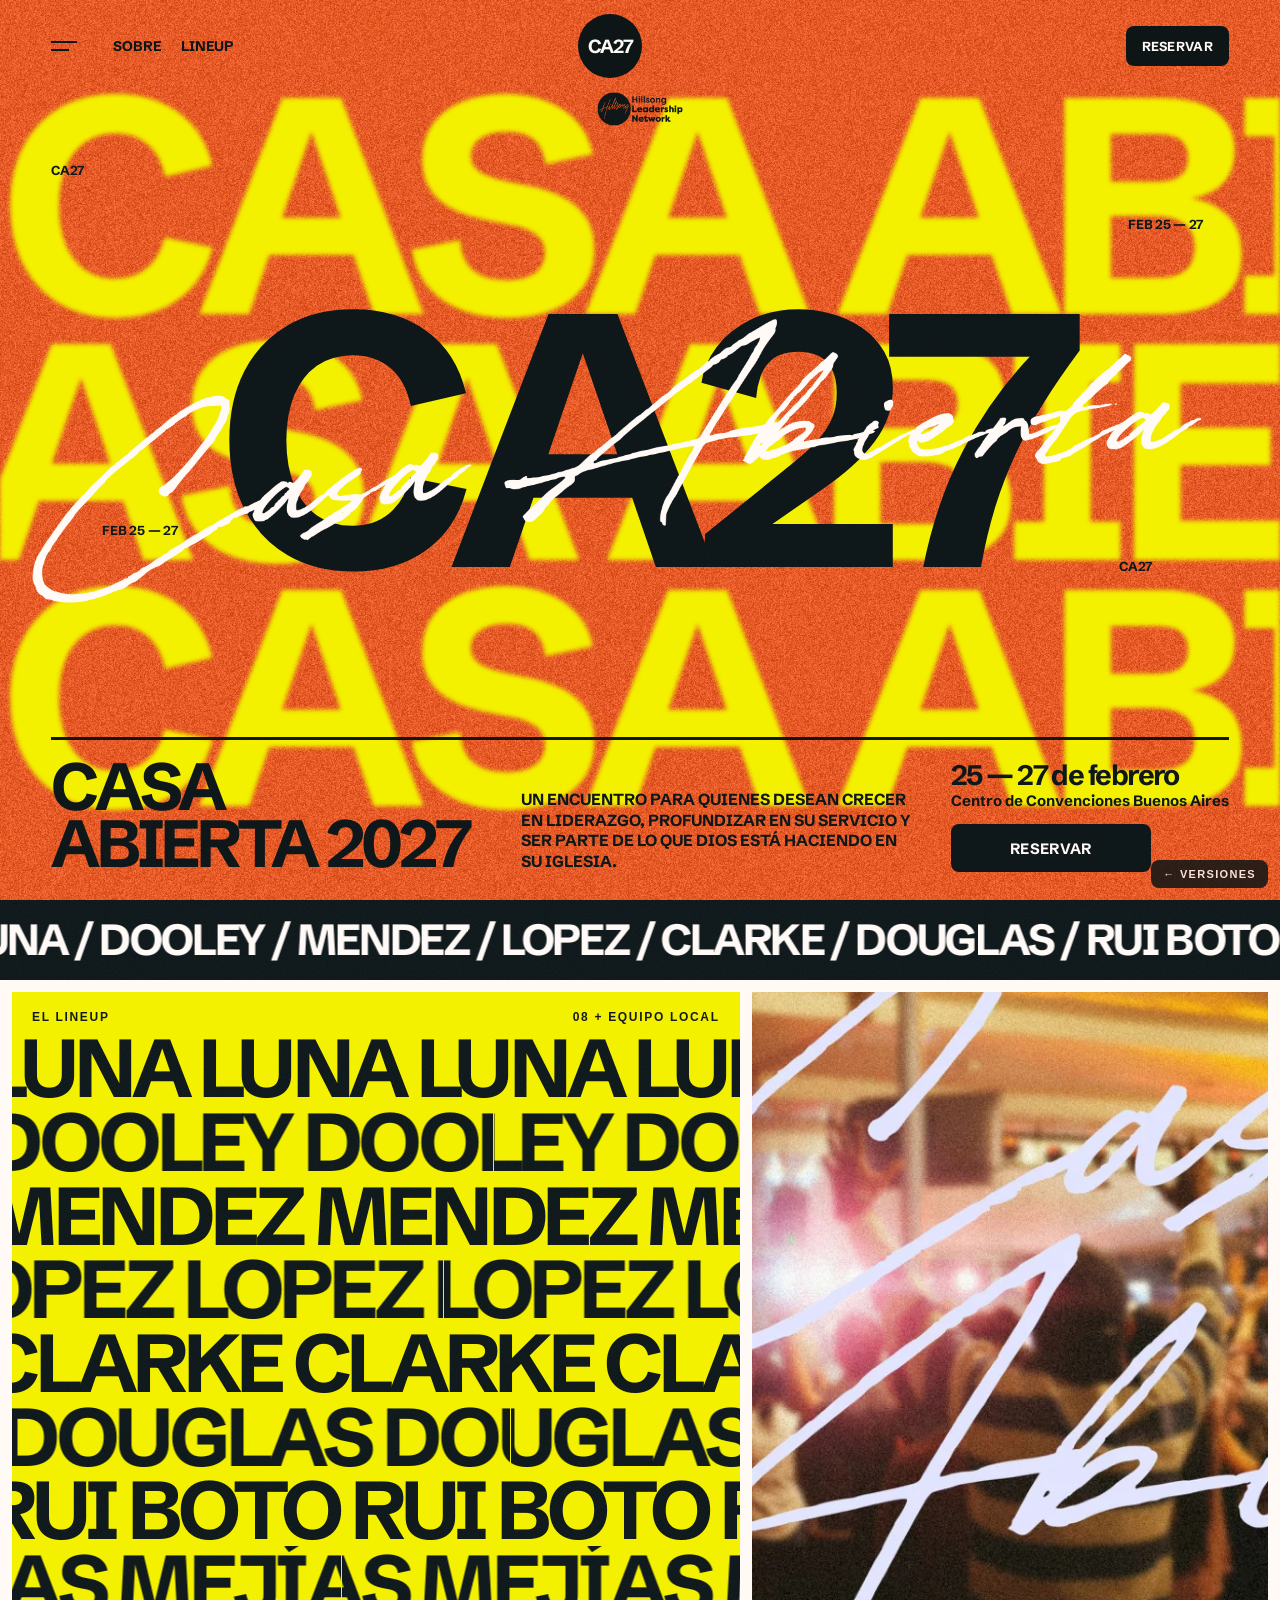
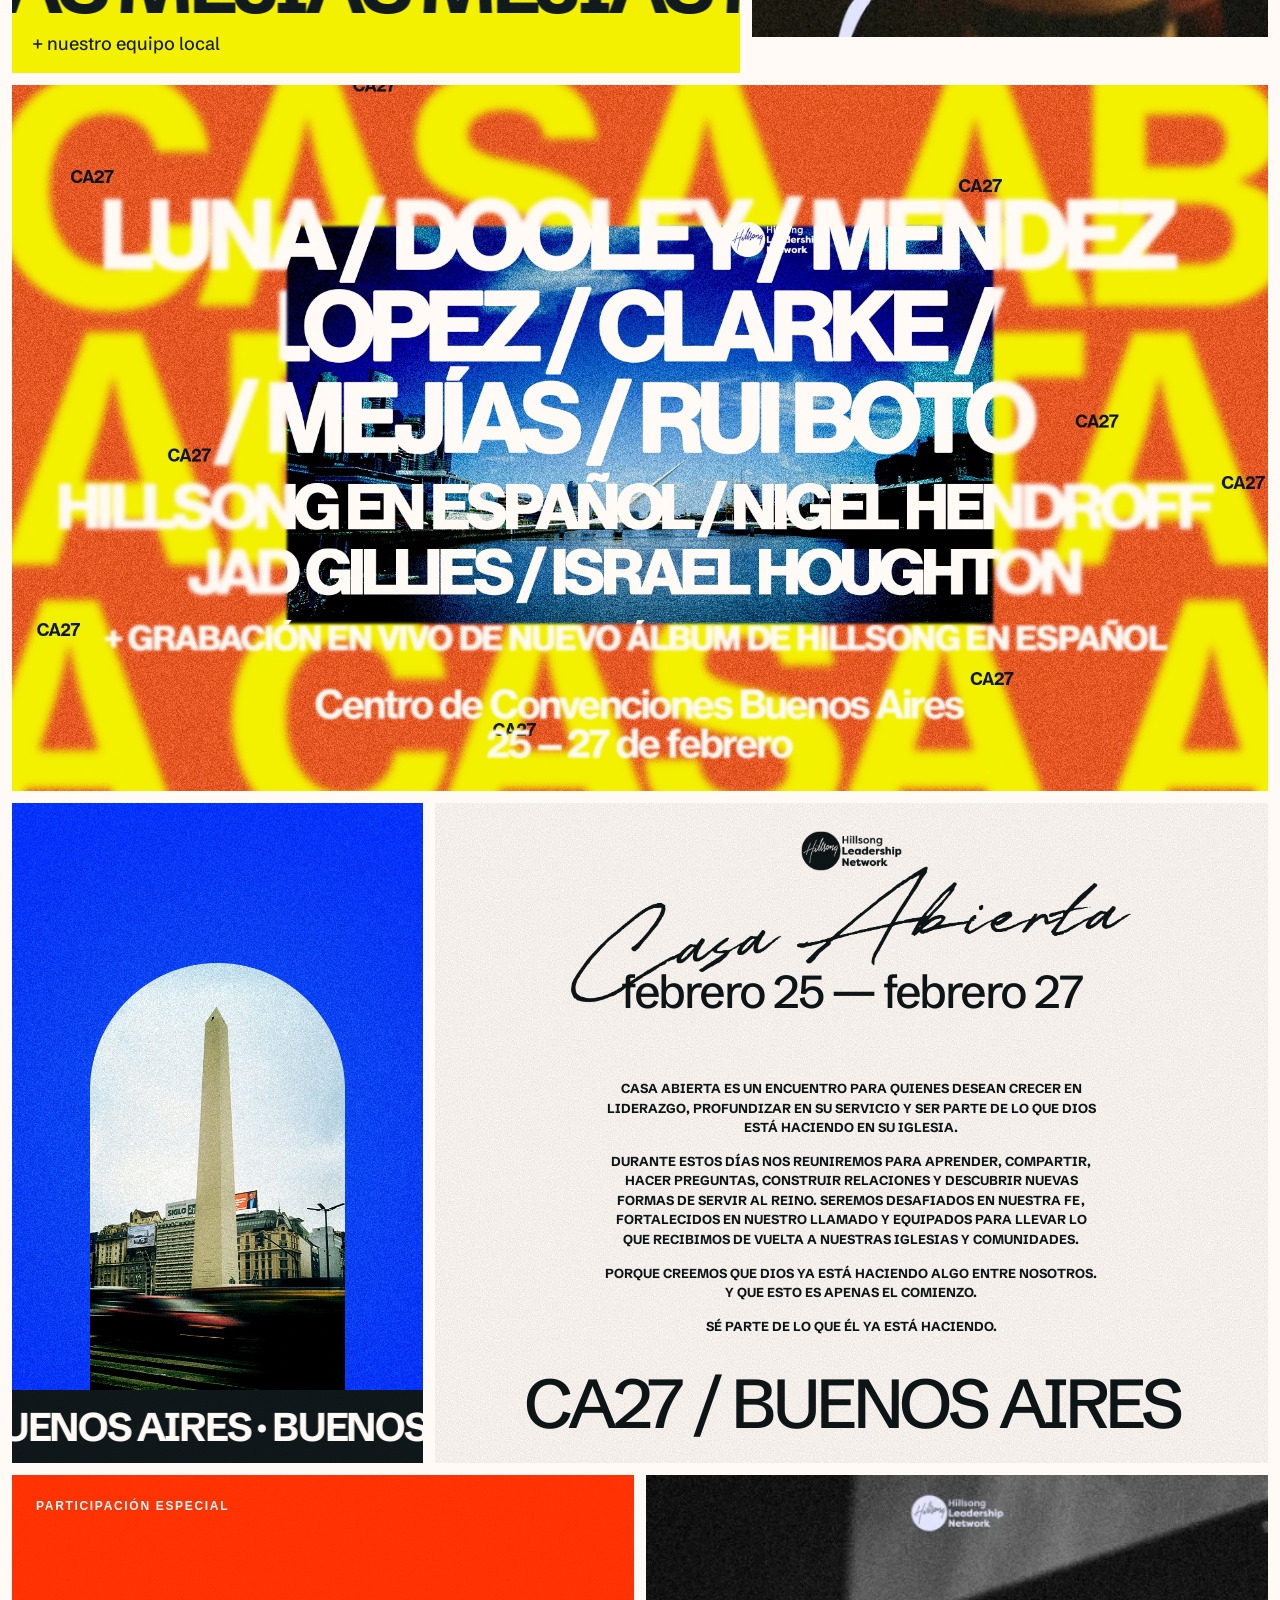
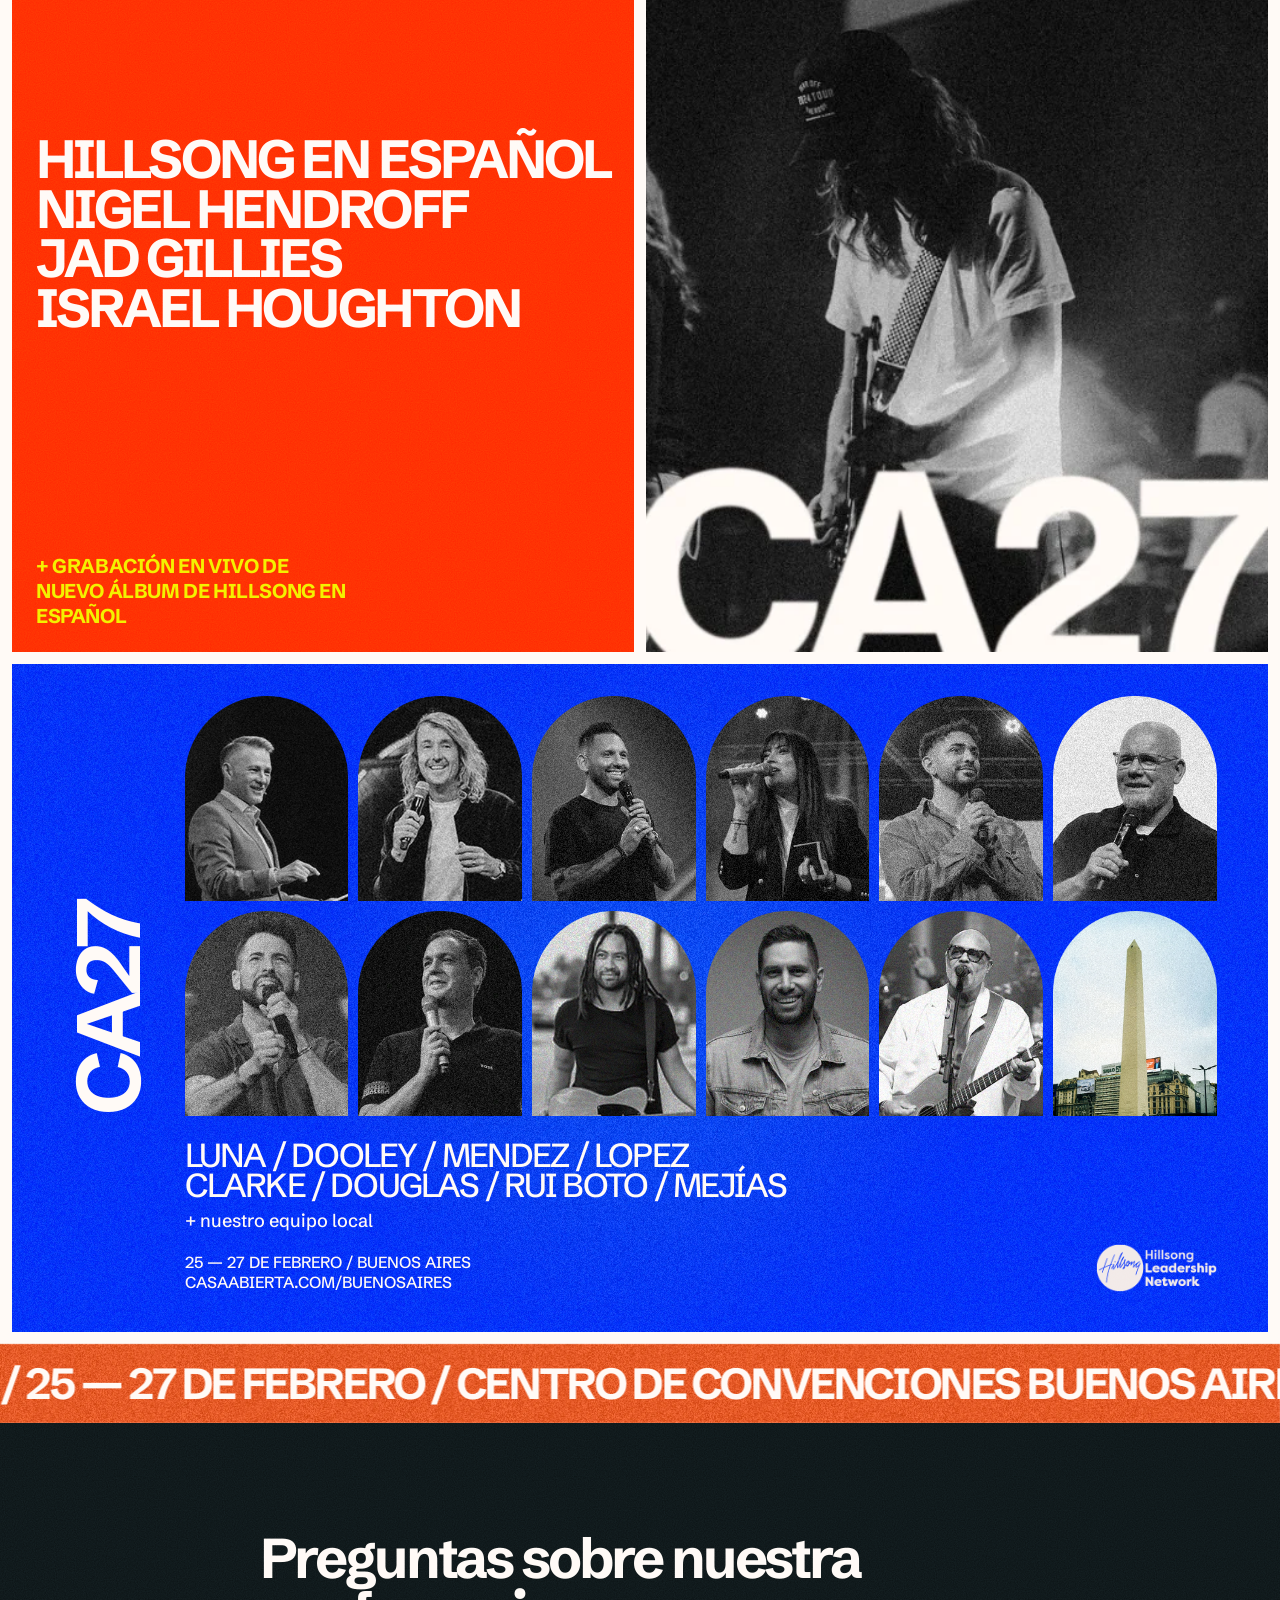
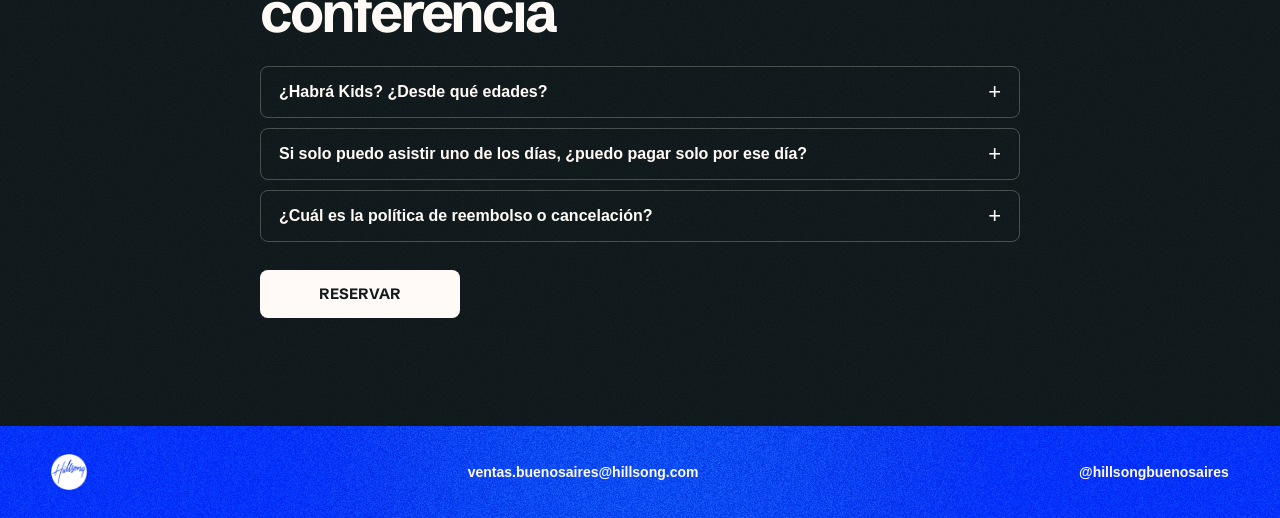
<file: webs/lajoya/index.html>
<!DOCTYPE html>
<html lang="es">
<head>
  <meta charset="utf-8">
  <meta name="viewport" content="width=device-width, initial-scale=1">
  <title>CA27 — Casa Abierta 2027 · Editorial</title>
  <meta name="description" content="Casa Abierta 2027. 25 al 27 de febrero, Centro de Convenciones Buenos Aires.">
  <link rel="icon" href="../shared/media/footer-icon.webp">
  <link rel="preconnect" href="https://fonts.googleapis.com">
  <link rel="preconnect" href="https://fonts.gstatic.com" crossorigin>
  <link href="https://fonts.googleapis.com/css2?family=Schibsted+Grotesk:wght@500;700&display=swap" rel="stylesheet">
  <link rel="stylesheet" href="../shared/ca27.css">
  <link rel="stylesheet" href="styles.css">
</head>
<body>
  <a class="back" href="../index.html">← Versiones</a>

  <header class="header">
    <button class="bars" id="openMenu" type="button" aria-expanded="false" aria-controls="menu" aria-label="Abrir menú"><i></i><i></i></button>
    <nav class="h-links" aria-label="Secciones">
      <a href="#manifiesto">Sobre</a>
      <a href="#lineup">Lineup</a>
    </nav>
    <a class="h-mark" href="#top" aria-label="CA27, inicio">CA27</a>
    <button class="btn btn--sm btn--ink h-reserve" id="openPanel" type="button" aria-controls="panel">Reservar</button>
  </header>

  <div class="menu field field--yellow" id="menu" hidden>
    <button class="menu-x eyebrow" id="closeMenu" type="button">Cerrar</button>
    <nav aria-label="Menú">
      <a href="#lineup"><span class="mask"><span>Lineup</span></span></a>
      <a href="#manifiesto"><span class="mask"><span>Sobre</span></span></a>
      <a href="#ciudad"><span class="mask"><span>Ciudad</span></span></a>
      <a href="#preguntas"><span class="mask"><span>Preguntas</span></span></a>
    </nav>
    <p class="eyebrow">25 — 27 de febrero 2027 · Centro de Convenciones Buenos Aires</p>
  </div>

  <aside class="panel" id="panel" hidden>
    <div class="panel-bg" id="panelBg"></div>
    <div class="panel-box field field--cream" role="dialog" aria-modal="true" aria-labelledby="panelTitle">
      <header>
        <h2 class="display" id="panelTitle">Reservar</h2>
        <button type="button" id="closePanel" class="eyebrow">Cerrar</button>
      </header>
      <span class="firma" role="img" aria-label="Casa Abierta"></span>
      <dl>
        <dt class="eyebrow">Cuándo</dt><dd>Jueves 25 al sábado 27 de febrero de 2027</dd>
        <dt class="eyebrow">Dónde</dt><dd>Centro de Convenciones Buenos Aires</dd>
        <dt class="eyebrow">En sala</dt><dd>+ Grabación en vivo de nuevo álbum de Hillsong en Español</dd>
        <dt class="eyebrow">Consultas</dt><dd><a href="mailto:ventas.buenosaires@hillsong.com">ventas.buenosaires@hillsong.com</a></dd>
      </dl>
      <a class="btn btn--ink" href="https://casaabierta.com/buenosaires">Registrate</a>
    </div>
  </aside>

  <main>
    <!-- Hero: un solo campo de color, el monograma y la firma entrando por los costados -->
    <section class="hero field field--orange" id="top">
      <div class="pattern" aria-hidden="true"><span>Casa Abierta</span><span>Casa Abierta</span><span>Casa Abierta</span></div>
      <span class="tag27" style="left:4%;top:18%">CA27</span>
      <span class="tag27" style="right:6%;top:24%">FEB 25 — 27</span>
      <span class="tag27" style="left:8%;top:58%">FEB 25 — 27</span>
      <span class="tag27" style="right:10%;top:62%">CA27</span>
      <img class="hln hero-hln" src="../shared/media/hln-logo.webp" alt="Hillsong Leadership Network">
      <div class="hero-lock" aria-hidden="true">
        <span class="mega">CA27</span>
        <span class="firma firma--casa"></span>
        <span class="firma firma--abierta"></span>
      </div>
      <div class="hero-info">
        <h1 class="hero-title display">Casa Abierta 2027</h1>
        <p class="hero-what">Un encuentro para quienes desean crecer en liderazgo, profundizar en su servicio y ser parte de lo que Dios está haciendo en su iglesia.</p>
        <div class="hero-when">
          <p class="display">25 — 27 de febrero</p>
          <p>Centro de Convenciones Buenos Aires</p>
          <button class="btn btn--ink" type="button" data-open-panel>Reservar</button>
        </div>
      </div>
    </section>

    <div class="band mq field field--ink" data-marquee data-speed="0.7">
      <div class="mq-track"><span>Luna / Dooley / Mendez / Lopez / Clarke / Douglas / Rui Boto / Mejías / + nuestro equipo local /&nbsp;</span></div>
    </div>

    <section class="tiles">
      <!-- Ficha de lineup: cada apellido repetido es el título -->
      <article class="tile t-lineup field field--yellow" id="lineup">
        <header class="tile-head"><p class="eyebrow">El lineup</p><p class="eyebrow">08 + equipo local</p></header>
        <div class="rows">
          <div class="row mq" data-marquee data-hover-pause data-speed="0.5"><div class="mq-track"><span>Luna Luna Luna Luna&nbsp;</span></div></div>
          <div class="row mq" data-marquee data-hover-pause data-dir="right" data-speed="0.5"><div class="mq-track"><span>Dooley Dooley Dooley&nbsp;</span></div></div>
          <div class="row mq" data-marquee data-hover-pause data-speed="0.5"><div class="mq-track"><span>Mendez Mendez Mendez&nbsp;</span></div></div>
          <div class="row mq" data-marquee data-hover-pause data-dir="right" data-speed="0.5"><div class="mq-track"><span>Lopez Lopez Lopez Lopez&nbsp;</span></div></div>
          <div class="row mq" data-marquee data-hover-pause data-speed="0.5"><div class="mq-track"><span>Clarke Clarke Clarke&nbsp;</span></div></div>
          <div class="row mq" data-marquee data-hover-pause data-dir="right" data-speed="0.5"><div class="mq-track"><span>Douglas Douglas Douglas&nbsp;</span></div></div>
          <div class="row mq" data-marquee data-hover-pause data-speed="0.5"><div class="mq-track"><span>Rui Boto Rui Boto&nbsp;</span></div></div>
          <div class="row mq" data-marquee data-hover-pause data-dir="right" data-speed="0.5"><div class="mq-track"><span>Mejías Mejías Mejías&nbsp;</span></div></div>
        </div>
        <p class="tile-foot names-local">+ nuestro equipo local</p>
      </article>

      <figure class="tile t-photo"><img src="../shared/piezas/multitud.webp" alt="Multitud en adoración con la firma Casa Abierta encima"></figure>

      <figure class="tile t-poster"><img src="../shared/media/banner.webp" alt="Afiche: Luna, Dooley, Mendez, Lopez, Clarke, Mejías, Rui Boto, Hillsong en Español, Nigel Hendroff, Jad Gillies, Israel Houghton. Grabación en vivo de nuevo álbum de Hillsong en Español. Centro de Convenciones Buenos Aires, 25 al 27 de febrero."></figure>

      <article class="tile t-city field field--blue" id="ciudad">
        <img class="door-cut" src="../shared/media/obelisco.webp" alt="Obelisco de Buenos Aires">
        <div class="mq city-run" data-marquee data-speed="0.6"><div class="mq-track"><span>Buenos Aires · Buenos Aires ·&nbsp;</span></div></div>
      </article>

      <article class="tile t-about field field--cream" id="manifiesto">
        <img class="hln" src="../shared/media/hln-logo.webp" alt="Hillsong Leadership Network">
        <div class="about-lock">
          <span class="firma" role="img" aria-label="Casa Abierta"></span>
          <p class="display about-date">febrero 25 — febrero 27</p>
        </div>
        <div class="manifest">
          <p>Casa Abierta es un encuentro para quienes desean crecer en liderazgo, profundizar en su servicio y ser parte de lo que Dios está haciendo en su iglesia.</p>
          <p>Durante estos días nos reuniremos para aprender, compartir, hacer preguntas, construir relaciones y descubrir nuevas formas de servir al Reino. Seremos desafiados en nuestra fe, fortalecidos en nuestro llamado y equipados para llevar lo que recibimos de vuelta a nuestras iglesias y comunidades.</p>
          <p>Porque creemos que Dios ya está haciendo algo entre nosotros. Y que esto es apenas el comienzo.</p>
          <p>Sé parte de lo que Él ya está haciendo.</p>
        </div>
        <p class="display about-sign">CA27 / Buenos Aires</p>
      </article>

      <article class="tile t-special field field--red">
        <p class="eyebrow">Participación especial</p>
        <p class="names special-names">
          <span class="nm">Hillsong en Español</span><br>
          <span class="nm">Nigel Hendroff</span><br>
          <span class="nm">Jad Gillies</span><br>
          <span class="nm">Israel Houghton</span>
        </p>
        <p class="special-album">+ Grabación en vivo de nuevo álbum de Hillsong en Español</p>
      </article>

      <figure class="tile t-photo2"><img src="../shared/piezas/guitarra.webp" alt="Guitarrista en blanco y negro con CA27"></figure>

      <article class="tile t-grid field field--blue">
        <p class="grid-ca display" aria-hidden="true">CA27</p>
        <div class="grid-doors">
          <img class="door-cut" src="../shared/media/speaker-01.webp" alt="">
          <img class="door-cut" src="../shared/media/speaker-02.webp" alt="">
          <img class="door-cut" src="../shared/media/speaker-03.webp" alt="">
          <img class="door-cut" src="../shared/media/speaker-04.webp" alt="">
          <img class="door-cut" src="../shared/media/speaker-05.webp" alt="">
          <img class="door-cut" src="../shared/media/speaker-06.webp" alt="">
          <img class="door-cut" src="../shared/media/speaker-07.webp" alt="">
          <img class="door-cut" src="../shared/media/speaker-08.webp" alt="">
          <img class="door-cut" src="../shared/media/speaker-09.webp" alt="">
          <img class="door-cut" src="../shared/media/speaker-10.webp" alt="">
          <img class="door-cut" src="../shared/media/speaker-11.webp" alt="">
          <img class="door-cut" src="../shared/media/obelisco.webp" alt="Obelisco de Buenos Aires">
        </div>
        <div class="grid-info">
          <p class="names grid-names">
            <span class="nm">Luna</span> / <span class="nm">Dooley</span> / <span class="nm">Mendez</span> / <span class="nm">Lopez</span><br>
            <span class="nm">Clarke</span> / <span class="nm">Douglas</span> / <span class="nm">Rui Boto</span> / <span class="nm">Mejías</span>
          </p>
          <p class="names-local">+ nuestro equipo local</p>
          <p class="grid-data">25 — 27 de febrero / Buenos Aires<br>casaabierta.com/buenosaires</p>
          <img class="hln hln--light" src="../shared/media/hln-logo.webp" alt="Hillsong Leadership Network">
        </div>
      </article>
    </section>

    <div class="band mq field field--orange" data-marquee data-dir="right" data-speed="0.7">
      <div class="mq-track"><span>25 — 27 de febrero / Centro de Convenciones Buenos Aires / casaabierta.com/buenosaires /&nbsp;</span></div>
    </div>

    <section class="faq field field--ink" id="preguntas">
      <div class="faq-in">
        <h2>Preguntas sobre nuestra conferencia</h2>
        <details><summary>¿Habrá Kids? ¿Desde qué edades?</summary><p>Respuesta pendiente de confirmar.</p></details>
        <details><summary>Si solo puedo asistir uno de los días, ¿puedo pagar solo por ese día?</summary><p>Respuesta pendiente de confirmar.</p></details>
        <details><summary>¿Cuál es la política de reembolso o cancelación?</summary><p>Respuesta pendiente de confirmar.</p></details>
        <button class="btn faq-cta" type="button" data-open-panel>Reservar</button>
      </div>
    </section>
  </main>

  <footer class="foot field field--blue">
    <div class="foot-in">
      <img class="foot-icon" src="../shared/media/footer-icon.webp" alt="Hillsong">
      <a href="mailto:ventas.buenosaires@hillsong.com">ventas.buenosaires@hillsong.com</a>
      <a href="https://instagram.com/hillsongbuenosaires">@hillsongbuenosaires</a>
    </div>
  </footer>

  <script src="../shared/ca27.js"></script>
  <script src="main.js"></script>
</body>
</html>
</file>
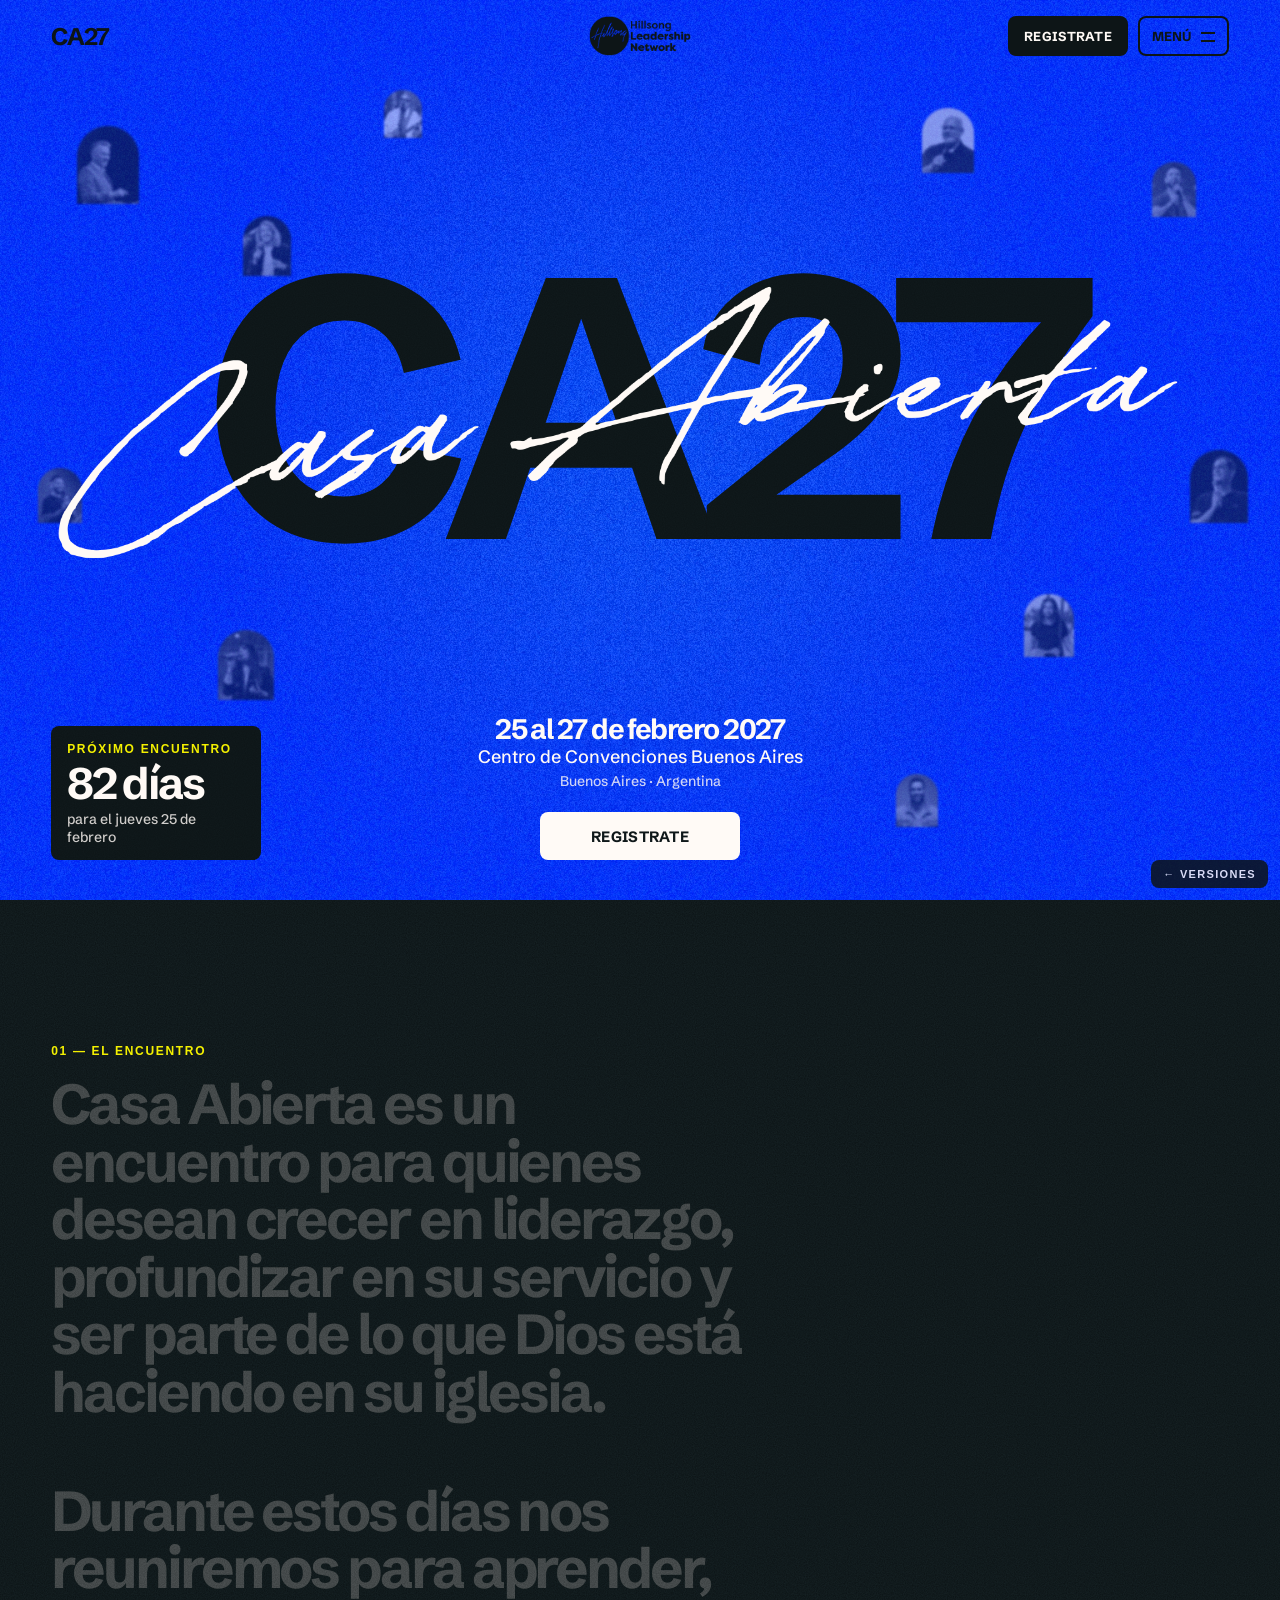
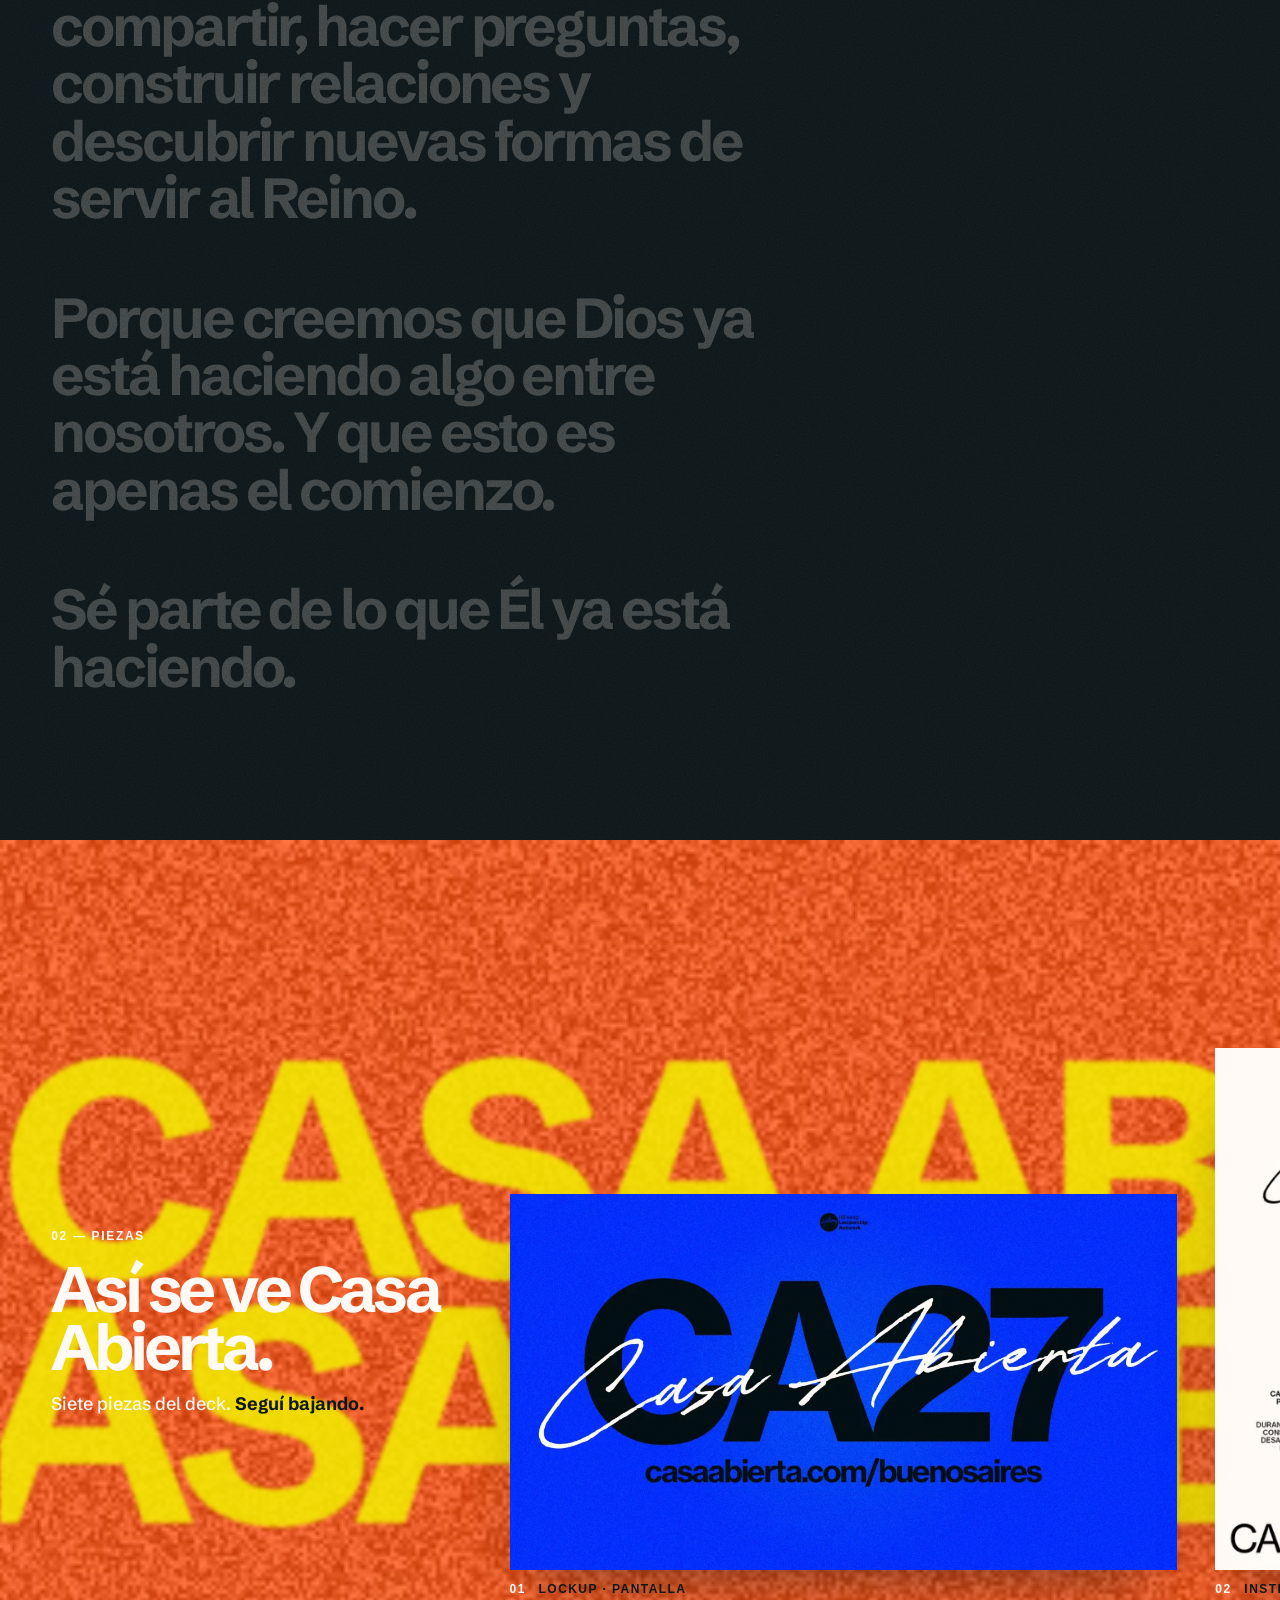
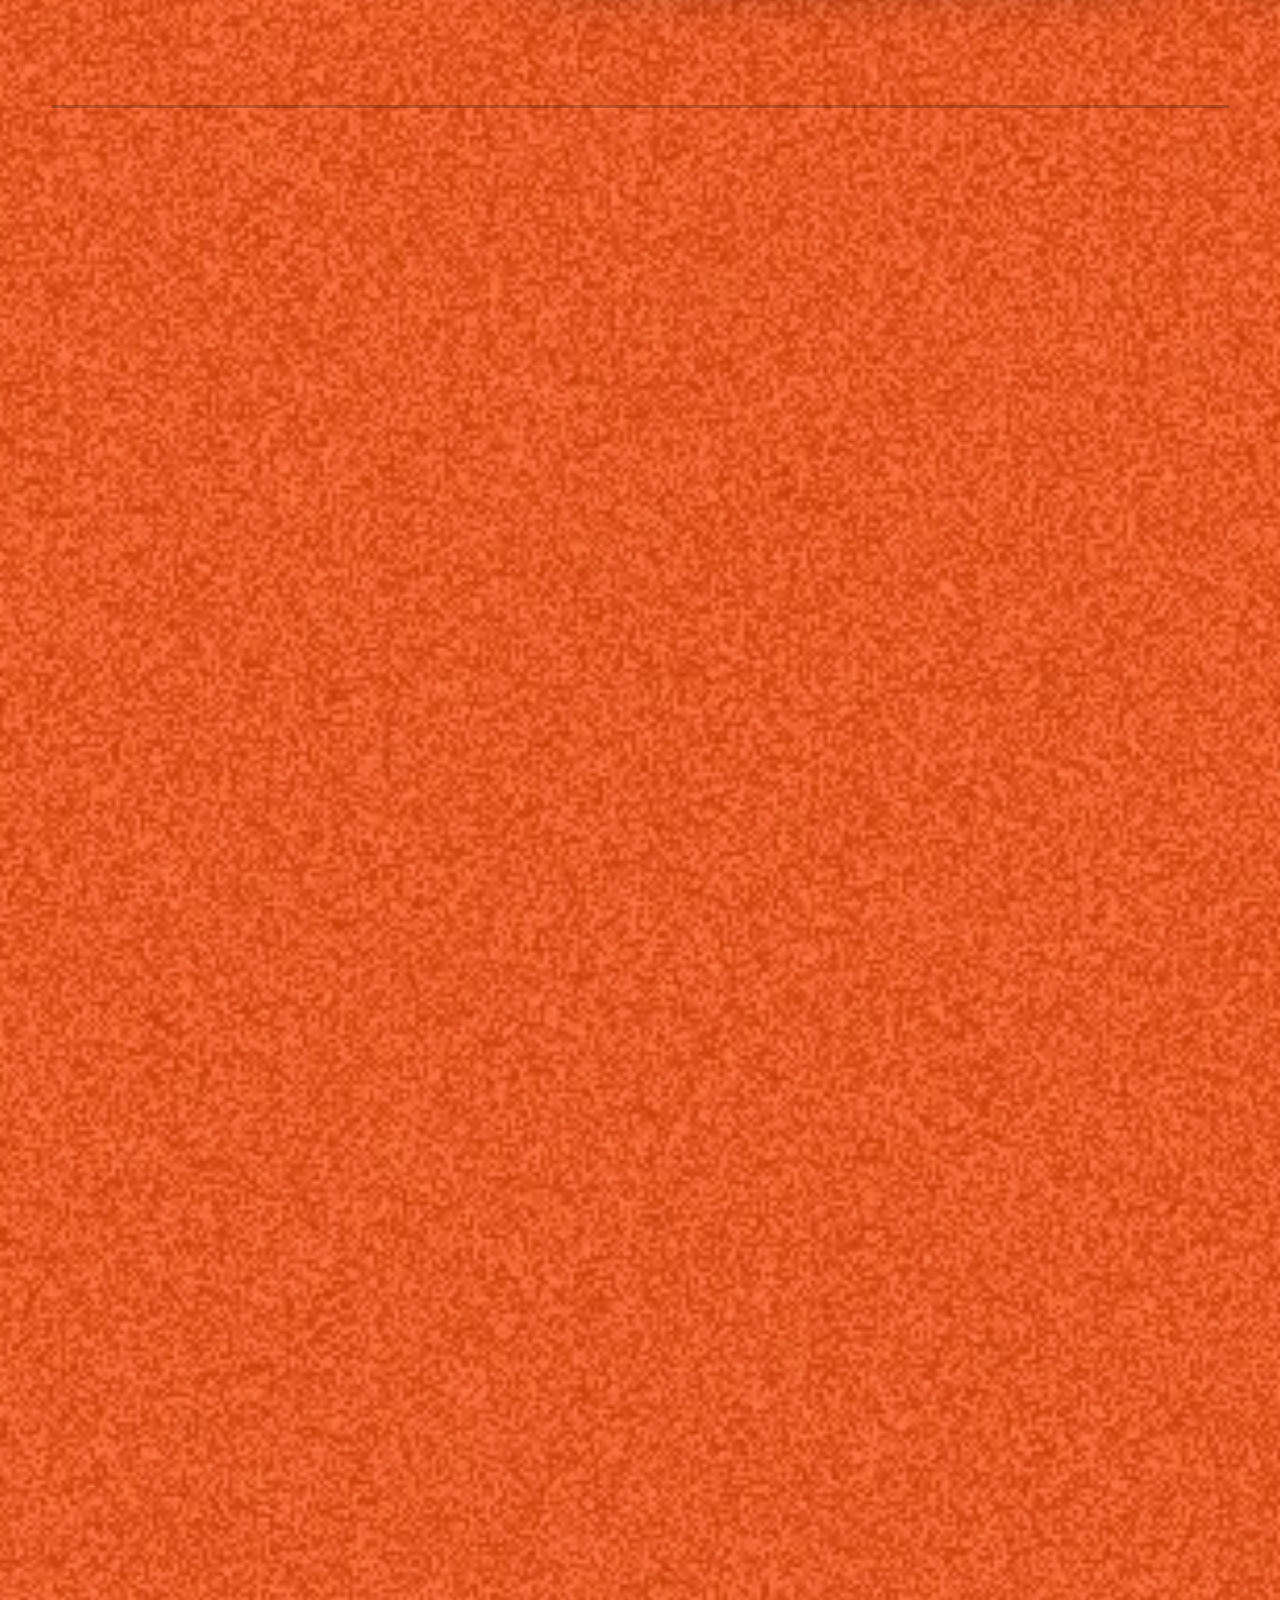
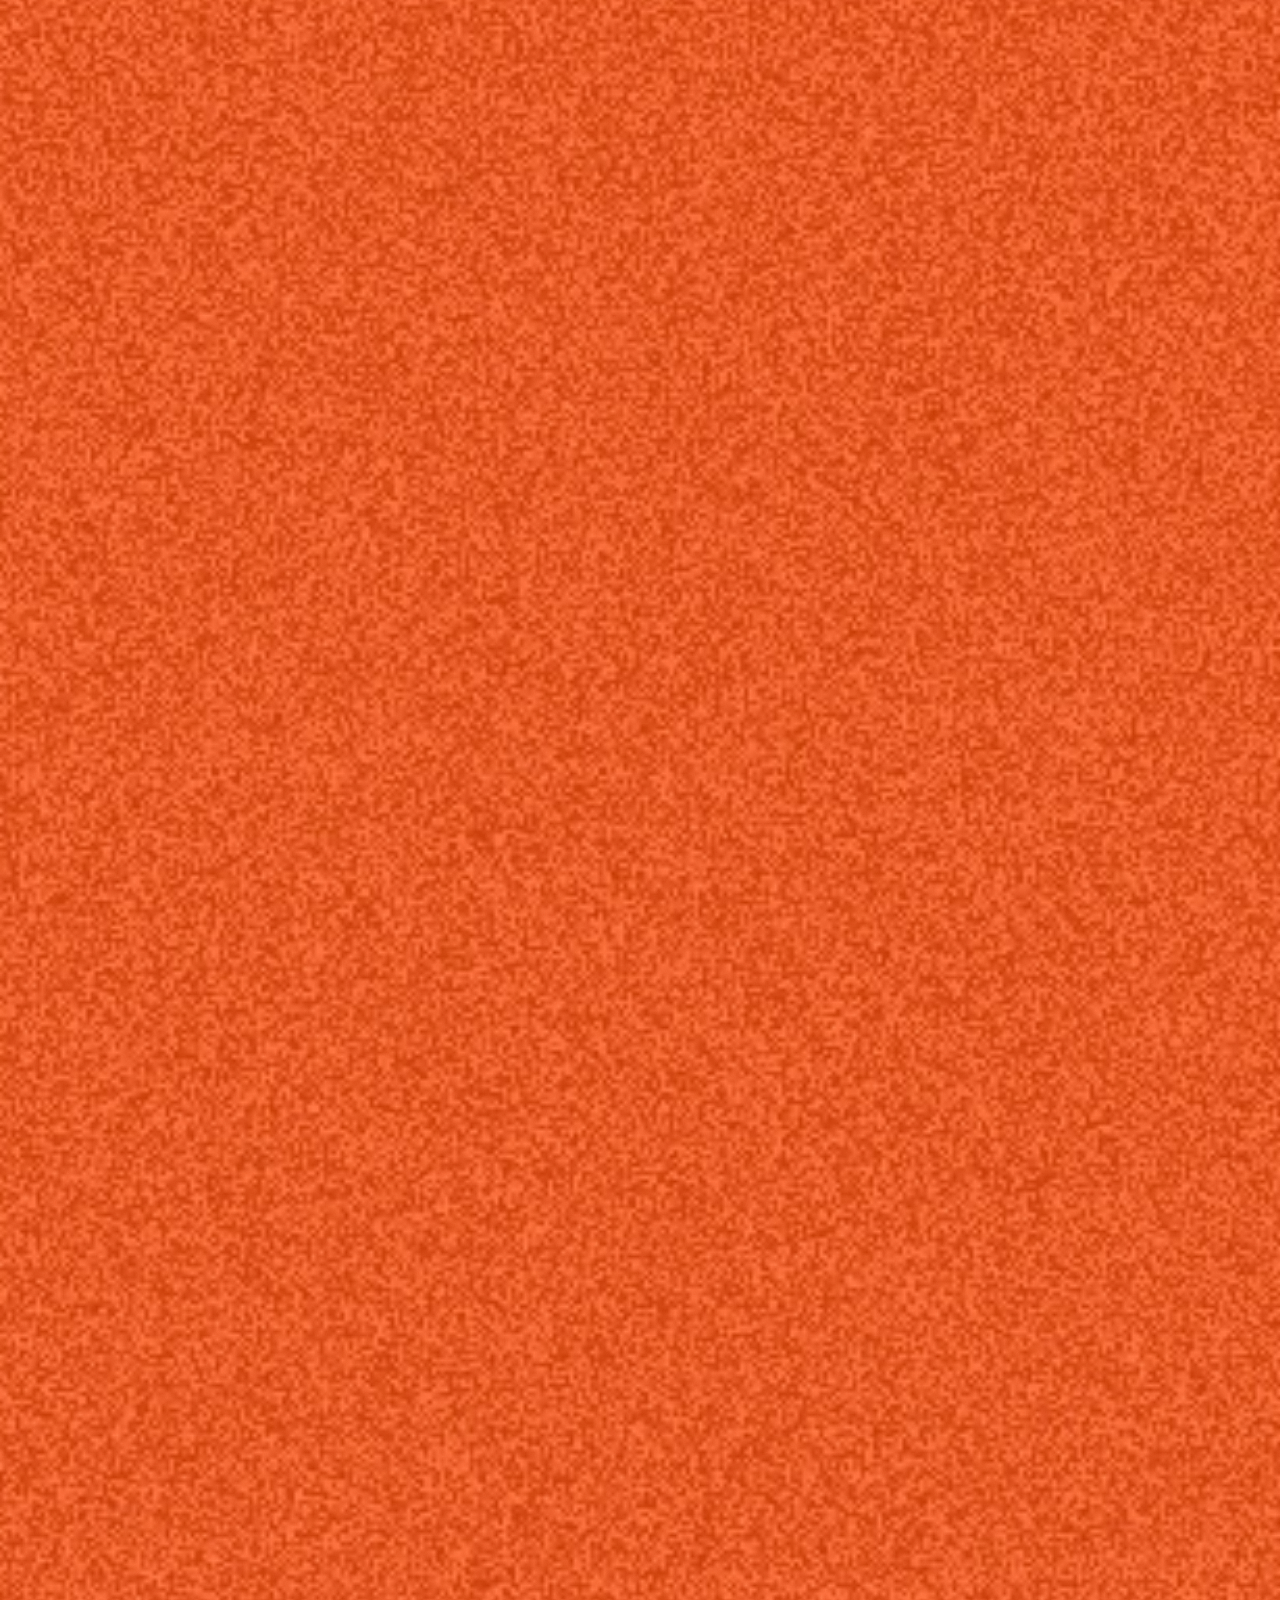
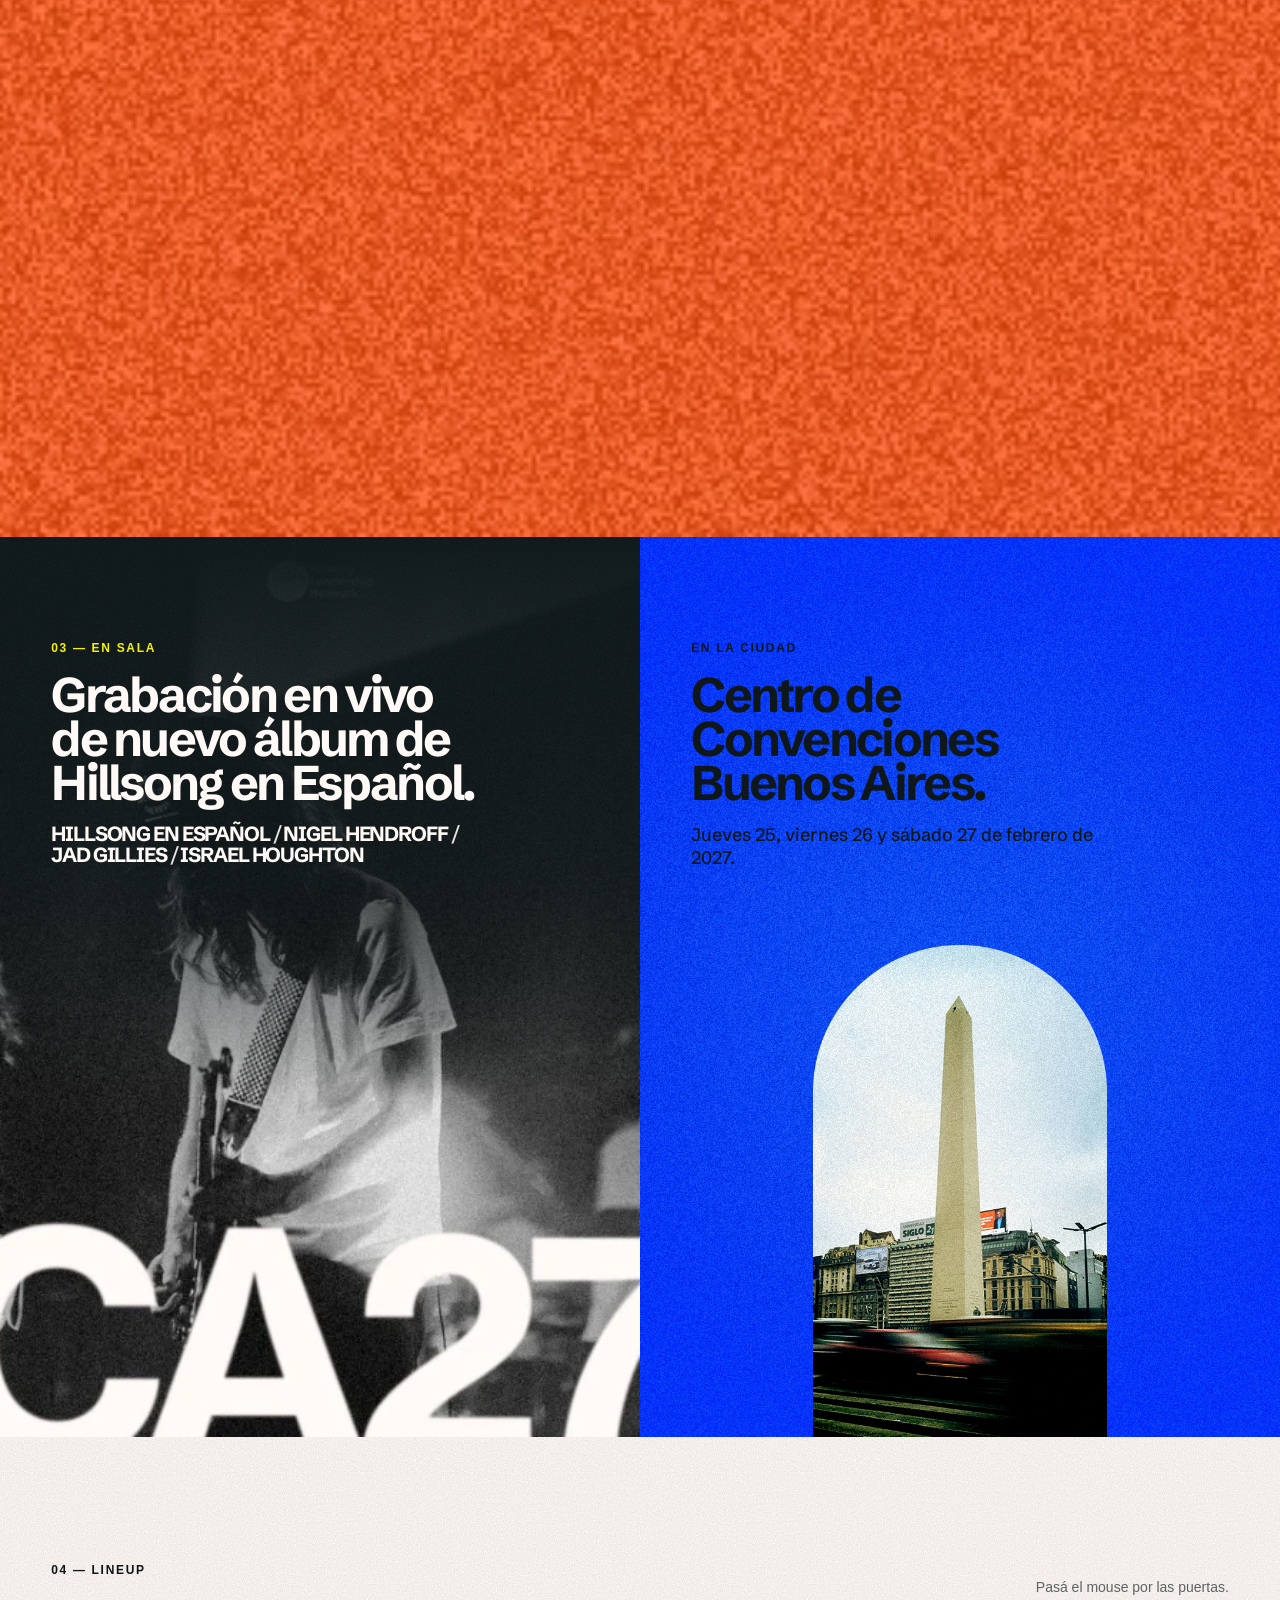
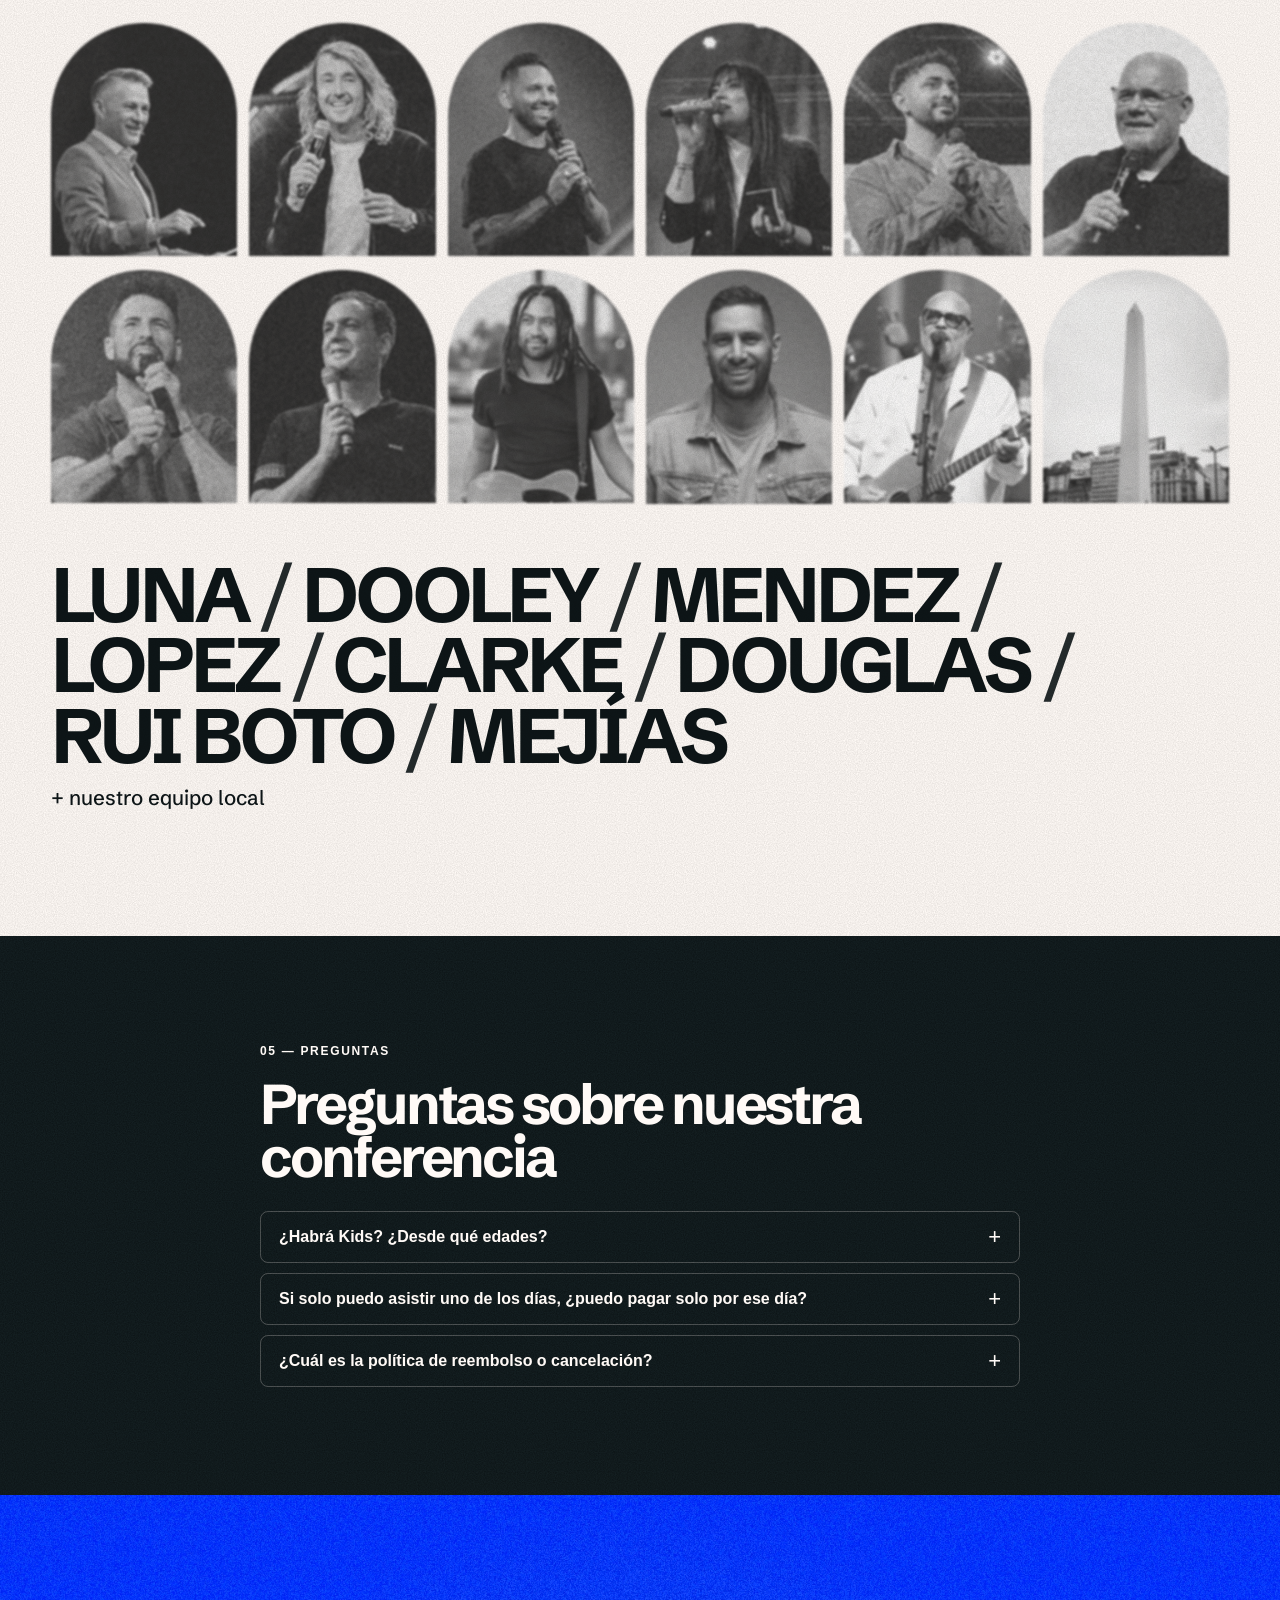
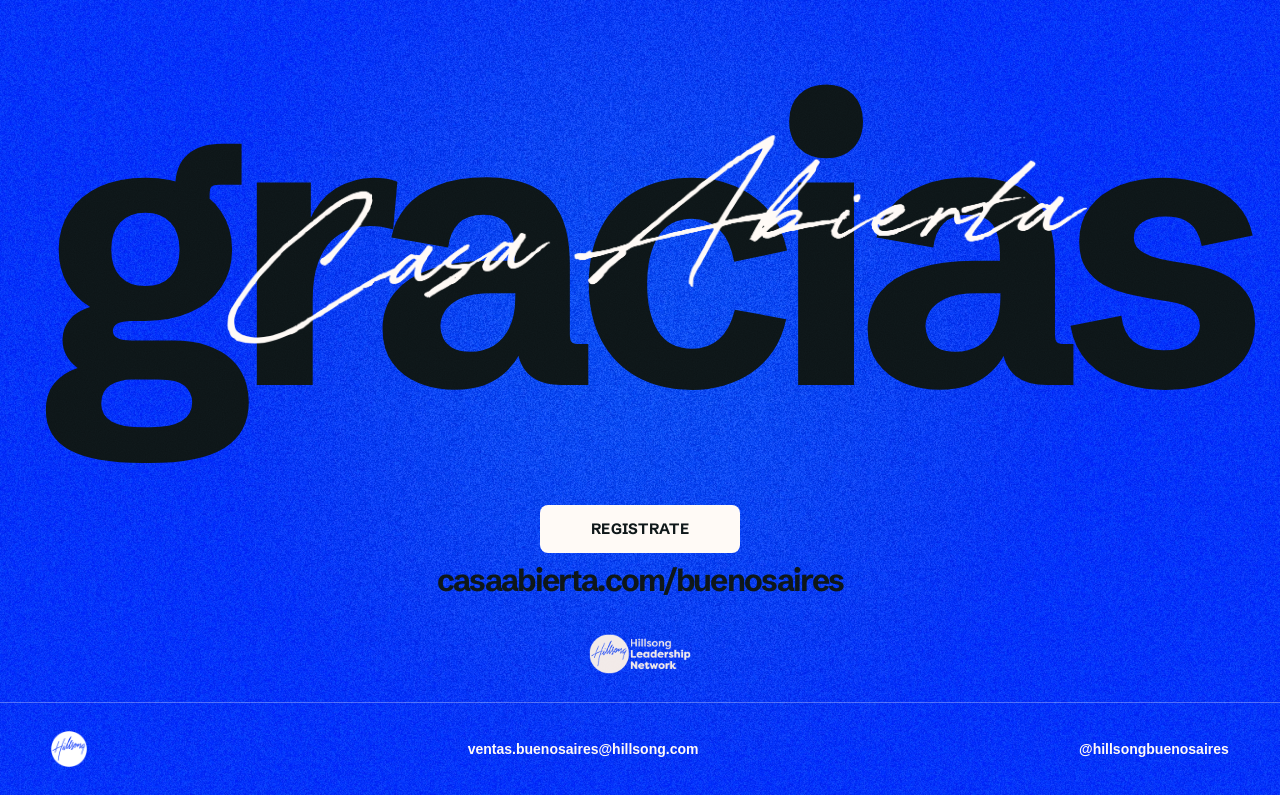
<file: webs/landonorris/index.html>
<!DOCTYPE html>
<html lang="es">
<head>
  <meta charset="utf-8">
  <meta name="viewport" content="width=device-width, initial-scale=1">
  <title>CA27 — Casa Abierta 2027 · Inmersiva</title>
  <meta name="description" content="Casa Abierta 2027. 25 al 27 de febrero, Centro de Convenciones Buenos Aires.">
  <link rel="icon" href="../shared/media/footer-icon.webp">
  <link rel="preconnect" href="https://fonts.googleapis.com">
  <link rel="preconnect" href="https://fonts.gstatic.com" crossorigin>
  <link href="https://fonts.googleapis.com/css2?family=Schibsted+Grotesk:wght@500;700&display=swap" rel="stylesheet">
  <link rel="stylesheet" href="../shared/ca27.css">
  <link rel="stylesheet" href="styles.css">
</head>
<body>
  <a class="back" href="../index.html">← Versiones</a>
  <div class="progress" aria-hidden="true"><span id="bar"></span></div>

  <header class="nav" id="nav" data-theme="ink">
    <a class="brand" href="#top">CA27</a>
    <a class="nav-logo" href="#top" aria-label="Inicio"><img class="hln" src="../shared/media/hln-logo.webp" alt="Hillsong Leadership Network"></a>
    <div class="nav-end">
      <a class="btn btn--sm nav-cta" href="https://casaabierta.com/buenosaires">Registrate</a>
      <button class="ham" id="ham" type="button" aria-expanded="false" aria-controls="menu"><span>Menú</span><i></i><i></i></button>
    </div>
  </header>

  <div class="menu field field--ink" id="menu" hidden>
    <div class="menu-art door"><img id="menuImg" src="../shared/piezas/lockup.webp" alt=""></div>
    <nav aria-label="Capítulos">
      <a href="#top" data-art="../shared/piezas/lockup.webp"><span>00</span>Inicio</a>
      <a href="#encuentro" data-art="../shared/piezas/institucional.webp"><span>01</span>El encuentro</a>
      <a href="#piezas" data-art="../shared/media/banner.webp"><span>02</span>Piezas</a>
      <a href="#sala" data-art="../shared/piezas/guitarra.webp"><span>03</span>Sala y ciudad</a>
      <a href="#lineup" data-art="../shared/piezas/oradores.webp"><span>04</span>Lineup</a>
      <a href="#preguntas" data-art="../shared/piezas/multitud.webp"><span>05</span>Preguntas</a>
    </nav>
    <p class="eyebrow menu-foot">25 — 27 de febrero 2027 · Centro de Convenciones Buenos Aires</p>
  </div>

  <main>
    <!-- 00 · Hero: lámina 5 del deck + puertas flotantes del sitio publicado -->
    <section class="hero field field--blue" id="top" data-nav="ink">
      <div class="floaters" id="floaters" aria-hidden="true">
        <img class="door-cut" style="--x:6%;--y:14%;--s:62px" src="../shared/media/speaker-01.webp" alt="">
        <img class="door-cut" style="--x:19%;--y:24%;--s:48px" src="../shared/media/speaker-02.webp" alt="">
        <img class="door-cut" style="--x:3%;--y:52%;--s:44px" src="../shared/media/speaker-03.webp" alt="">
        <img class="door-cut" style="--x:17%;--y:70%;--s:56px" src="../shared/media/speaker-04.webp" alt="">
        <img class="door-cut" style="--x:7%;--y:82%;--s:40px" src="../shared/media/speaker-05.webp" alt="">
        <img class="door-cut" style="--x:72%;--y:12%;--s:52px" src="../shared/media/speaker-06.webp" alt="">
        <img class="door-cut" style="--x:90%;--y:18%;--s:44px" src="../shared/media/speaker-07.webp" alt="">
        <img class="door-cut" style="--x:93%;--y:50%;--s:58px" src="../shared/media/speaker-08.webp" alt="">
        <img class="door-cut" style="--x:80%;--y:66%;--s:50px" src="../shared/media/speaker-09.webp" alt="">
        <img class="door-cut" style="--x:70%;--y:86%;--s:42px" src="../shared/media/speaker-10.webp" alt="">
        <img class="door-cut" style="--x:30%;--y:10%;--s:38px" src="../shared/media/speaker-11.webp" alt="">
      </div>
      <h1 class="lockup hero-lockup">
        <span class="mega" aria-hidden="true">CA27</span>
        <span class="firma" role="img" aria-label="Casa Abierta"></span>
        <span class="sr">CA27 Casa Abierta 2027</span>
      </h1>
      <div class="hero-info">
        <p class="hero-date display">25 al 27 de febrero 2027</p>
        <p>Centro de Convenciones Buenos Aires</p>
        <p class="hero-city">Buenos Aires · Argentina</p>
        <a class="btn" href="https://casaabierta.com/buenosaires">Registrate</a>
      </div>
      <aside class="next" aria-label="Próximo encuentro">
        <p class="eyebrow">Próximo encuentro</p>
        <p class="next-n display"><b id="days">—</b> días</p>
        <p>para el jueves 25 de febrero</p>
      </aside>
    </section>

    <!-- 01 · El manifiesto: cada párrafo se ilumina palabra por palabra al cruzar la pantalla -->
    <section class="read field field--ink" id="encuentro" data-nav="cream">
      <div class="read-in">
        <p class="eyebrow chapter">01 — El encuentro</p>
        <div class="read-text display" id="readText">
          <p>Casa Abierta es un encuentro para quienes desean crecer en liderazgo, profundizar en su servicio y ser parte de lo que Dios está haciendo en su iglesia.</p>
          <p>Durante estos días nos reuniremos para aprender, compartir, hacer preguntas, construir relaciones y descubrir nuevas formas de servir al Reino.</p>
          <p>Porque creemos que Dios ya está haciendo algo entre nosotros. Y que esto es apenas el comienzo.</p>
          <p class="read-last">Sé parte de lo que Él ya está haciendo.</p>
        </div>
      </div>
    </section>

    <!-- 02 · Piezas reales del deck: tira horizontal fijada (desktop) o carrusel (mobile) -->
    <section class="pin field field--orange" id="piezas" data-nav="cream">
      <div class="pin-sticky">
        <div class="pattern" aria-hidden="true"><span>Casa Abierta</span><span>Casa Abierta</span></div>
        <div class="pin-track" id="track">
          <div class="pin-intro">
            <p class="eyebrow chapter">02 — Piezas</p>
            <h2 class="display">Así se ve Casa Abierta.</h2>
            <p class="pin-sub">Siete piezas del deck. <span class="pin-how">Seguí bajando.</span></p>
          </div>
          <figure class="piece wide"><img src="../shared/piezas/lockup.webp" alt="Lockup CA27 con la firma Casa Abierta sobre azul"><figcaption><b>01</b> Lockup · pantalla</figcaption></figure>
          <figure class="piece"><img src="../shared/piezas/institucional.webp" alt="Pieza institucional con el manifiesto sobre crema"><figcaption><b>02</b> Institucional</figcaption></figure>
          <figure class="piece"><img src="../shared/piezas/oradores.webp" alt="Grilla de oradores en arcos sobre azul"><figcaption><b>03</b> Oradores</figcaption></figure>
          <figure class="piece"><img src="../shared/piezas/multitud.webp" alt="Multitud en adoración con la firma encima"><figcaption><b>04</b> En sala</figcaption></figure>
          <figure class="piece"><img src="../shared/piezas/guitarra.webp" alt="Guitarrista en blanco y negro con CA27 cortado"><figcaption><b>05</b> Música</figcaption></figure>
          <figure class="piece wide"><img src="../shared/media/banner.webp" alt="Afiche de lineup y grabación en vivo"><figcaption><b>06</b> Lineup · pantalla</figcaption></figure>
          <figure class="piece wide"><img src="../shared/piezas/gracias.webp" alt="Cierre gracias con la firma"><figcaption><b>07</b> Cierre</figcaption></figure>
          <div class="pin-end">
            <p class="display">25 — 27 de febrero</p>
            <a class="btn btn--ink" href="https://casaabierta.com/buenosaires">Registrate</a>
          </div>
        </div>
        <div class="pin-bar" aria-hidden="true"><span id="pinBar"></span></div>
      </div>
    </section>

    <!-- 03 · En sala / En la ciudad -->
    <section class="split" id="sala">
      <article class="half half--sala field field--ink" data-nav="cream">
        <img src="../shared/piezas/guitarra.webp" alt="">
        <div class="half-copy">
          <p class="eyebrow chapter">03 — En sala</p>
          <h2 class="display">Grabación en vivo de nuevo álbum de Hillsong en Español.</h2>
          <p class="names special"><span class="nm">Hillsong en Español</span> <span class="slash">/</span> <span class="nm">Nigel Hendroff</span> <span class="slash">/</span> <span class="nm">Jad Gillies</span> <span class="slash">/</span> <span class="nm">Israel Houghton</span></p>
        </div>
      </article>
      <article class="half half--ciudad field field--blue" id="ciudad" data-nav="ink">
        <img class="door-cut obelisco" src="../shared/media/obelisco.webp" alt="Obelisco de Buenos Aires">
        <div class="half-copy">
          <p class="eyebrow chapter">En la ciudad</p>
          <h2 class="display">Centro de Convenciones Buenos Aires.</h2>
          <p>Jueves 25, viernes 26 y sábado 27 de febrero de 2027.</p>
        </div>
      </article>
    </section>

    <!-- 04 · Lineup: fotos sin nombre, nombres en tipo -->
    <section class="lineup field field--cream" id="lineup" data-nav="ink">
      <header class="lineup-head">
        <p class="eyebrow chapter">04 — Lineup</p>
        <p class="lineup-note">Pasá el mouse por las puertas.</p>
      </header>
      <div class="doors">
        <img class="door-cut" src="../shared/media/speaker-01.webp" alt="">
        <img class="door-cut" src="../shared/media/speaker-02.webp" alt="">
        <img class="door-cut" src="../shared/media/speaker-03.webp" alt="">
        <img class="door-cut" src="../shared/media/speaker-04.webp" alt="">
        <img class="door-cut" src="../shared/media/speaker-05.webp" alt="">
        <img class="door-cut" src="../shared/media/speaker-06.webp" alt="">
        <img class="door-cut" src="../shared/media/speaker-07.webp" alt="">
        <img class="door-cut" src="../shared/media/speaker-08.webp" alt="">
        <img class="door-cut" src="../shared/media/speaker-09.webp" alt="">
        <img class="door-cut" src="../shared/media/speaker-10.webp" alt="">
        <img class="door-cut" src="../shared/media/speaker-11.webp" alt="">
        <img class="door-cut" src="../shared/media/obelisco.webp" alt="Obelisco de Buenos Aires">
      </div>
      <h2 class="names lineup-names" data-reveal>
        <span class="nm">Luna</span> <span class="slash">/</span> <span class="nm">Dooley</span> <span class="slash">/</span> <span class="nm">Mendez</span> <span class="slash">/</span> <span class="nm">Lopez</span> <span class="slash">/</span>
        <span class="nm">Clarke</span> <span class="slash">/</span> <span class="nm">Douglas</span> <span class="slash">/</span> <span class="nm">Rui Boto</span> <span class="slash">/</span> <span class="nm">Mejías</span>
      </h2>
      <p class="names-local lineup-local">+ nuestro equipo local</p>
    </section>

    <section class="faq field field--ink" id="preguntas" data-nav="cream">
      <div class="faq-in">
        <p class="eyebrow chapter">05 — Preguntas</p>
        <h2>Preguntas sobre nuestra conferencia</h2>
        <details><summary>¿Habrá Kids? ¿Desde qué edades?</summary><p>Respuesta pendiente de confirmar.</p></details>
        <details><summary>Si solo puedo asistir uno de los días, ¿puedo pagar solo por ese día?</summary><p>Respuesta pendiente de confirmar.</p></details>
        <details><summary>¿Cuál es la política de reembolso o cancelación?</summary><p>Respuesta pendiente de confirmar.</p></details>
      </div>
    </section>

    <!-- Cierre: lámina 10 -->
    <section class="close field field--blue" id="gracias" data-nav="ink">
      <div class="lockup close-lockup">
        <p class="mega close-word" aria-hidden="true">gracias</p>
        <span class="firma" role="img" aria-label="Casa Abierta"></span>
      </div>
      <div class="close-cta">
        <a class="btn" href="https://casaabierta.com/buenosaires">Registrate</a>
        <a class="close-url display" href="https://casaabierta.com/buenosaires">casaabierta.com/buenosaires</a>
      </div>
      <img class="hln hln--light close-hln" src="../shared/media/hln-logo.webp" alt="Hillsong Leadership Network">
      <footer class="foot">
        <div class="foot-in">
          <img class="foot-icon" src="../shared/media/footer-icon.webp" alt="Hillsong">
          <a href="mailto:ventas.buenosaires@hillsong.com">ventas.buenosaires@hillsong.com</a>
          <a href="https://instagram.com/hillsongbuenosaires">@hillsongbuenosaires</a>
        </div>
      </footer>
    </section>
  </main>

  <script src="../shared/ca27.js"></script>
  <script src="main.js"></script>
</body>
</html>
</file>
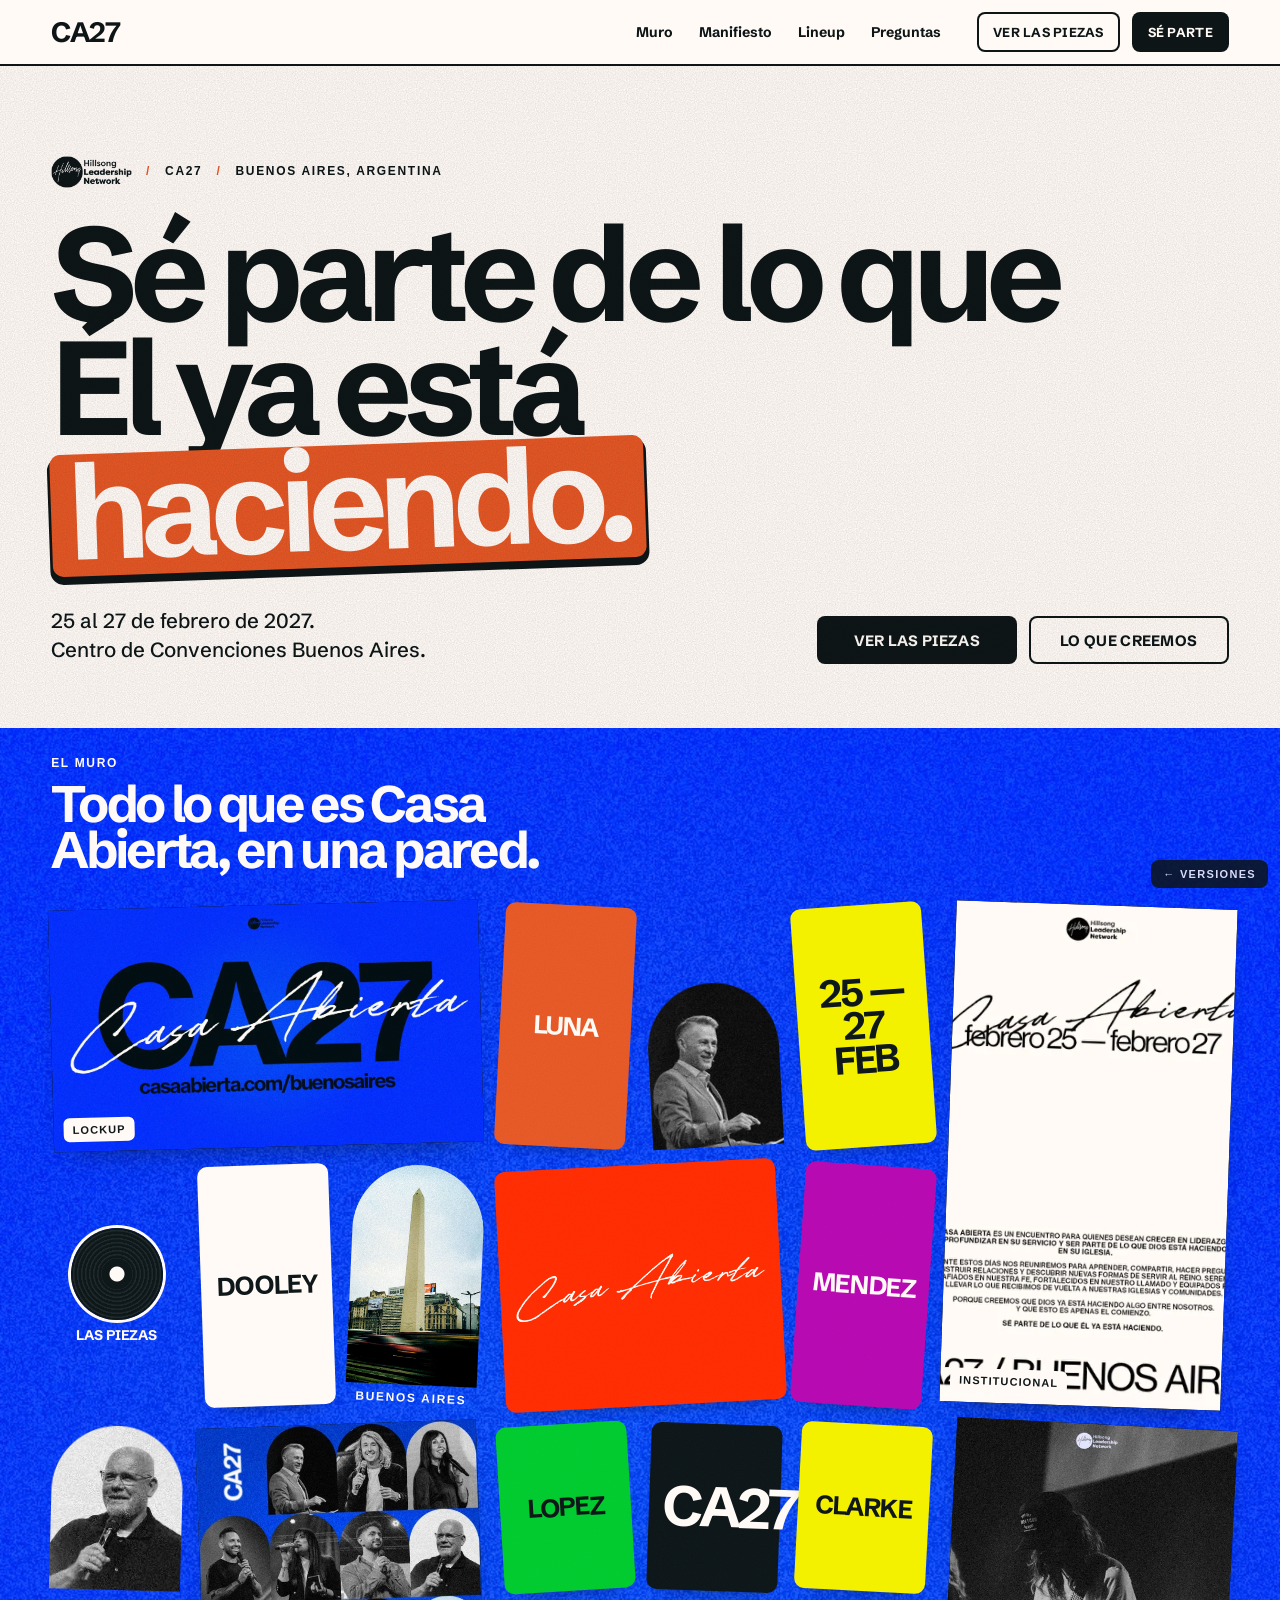
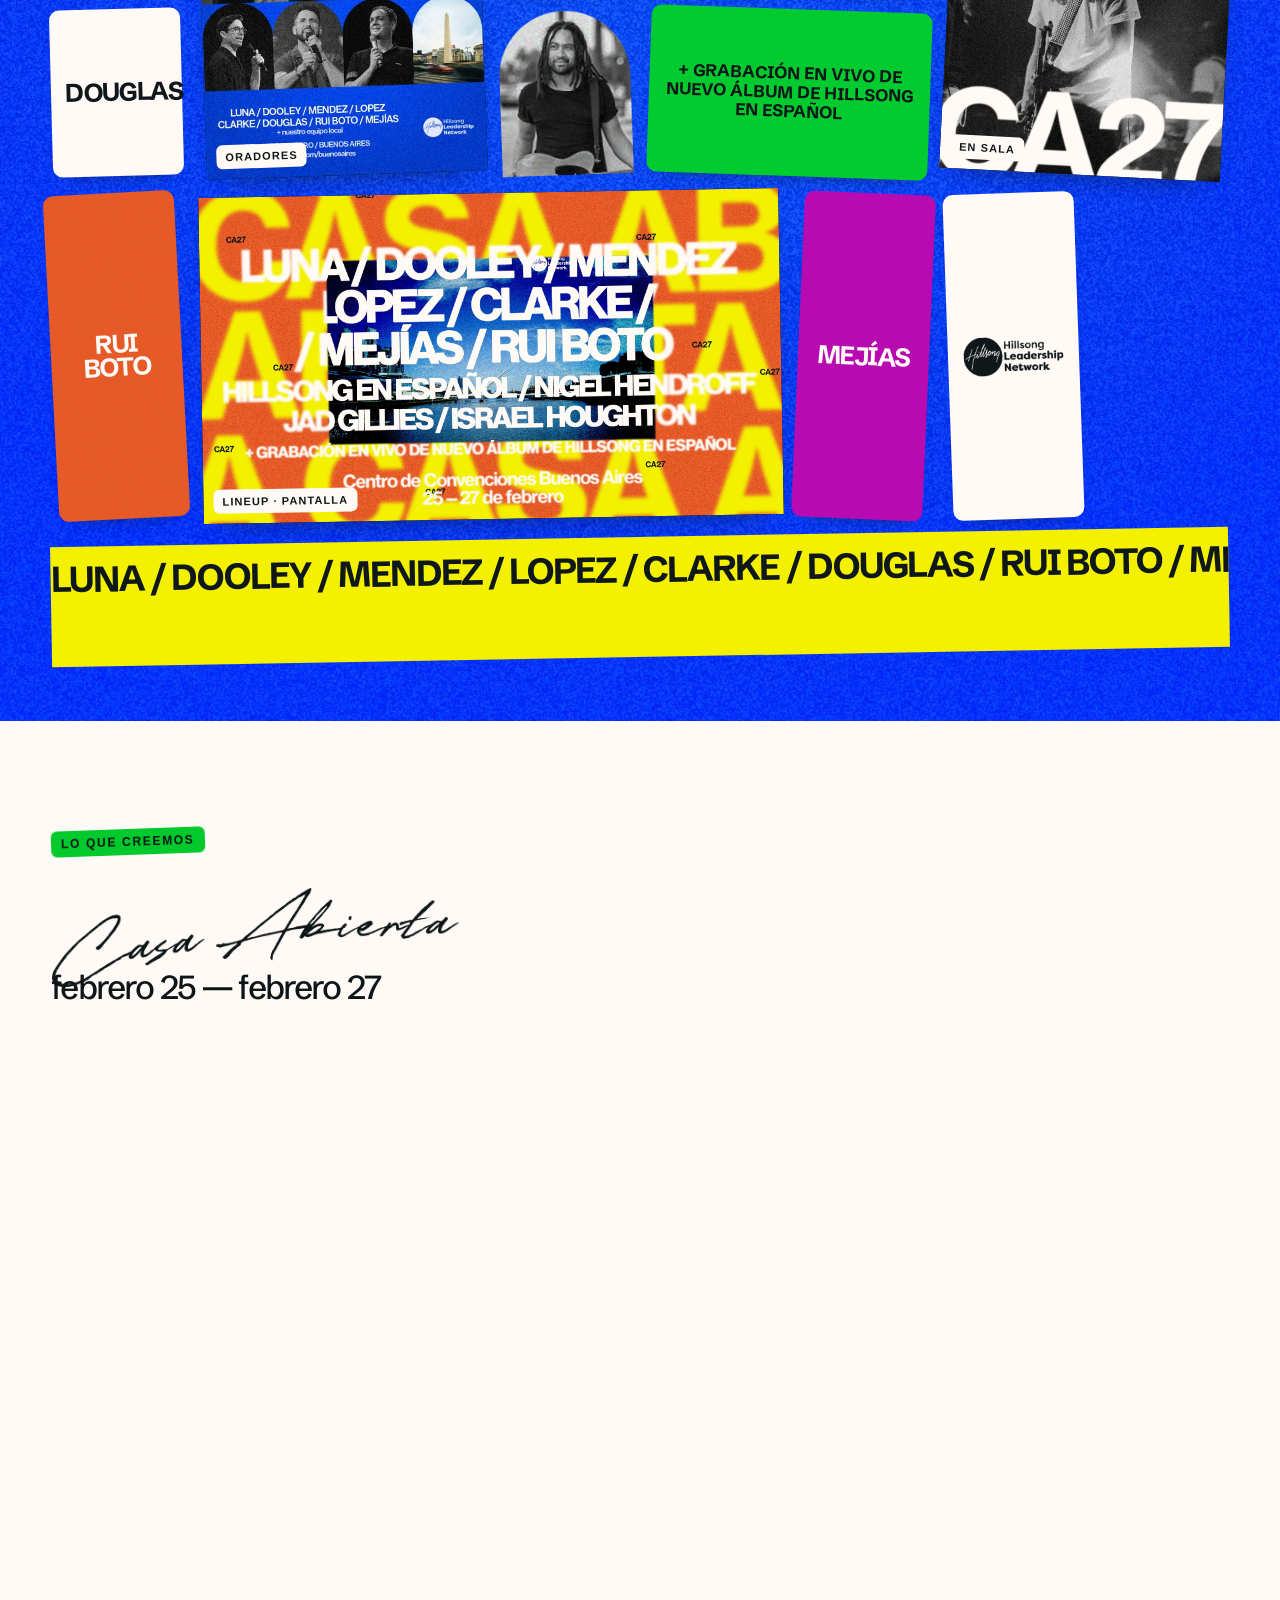
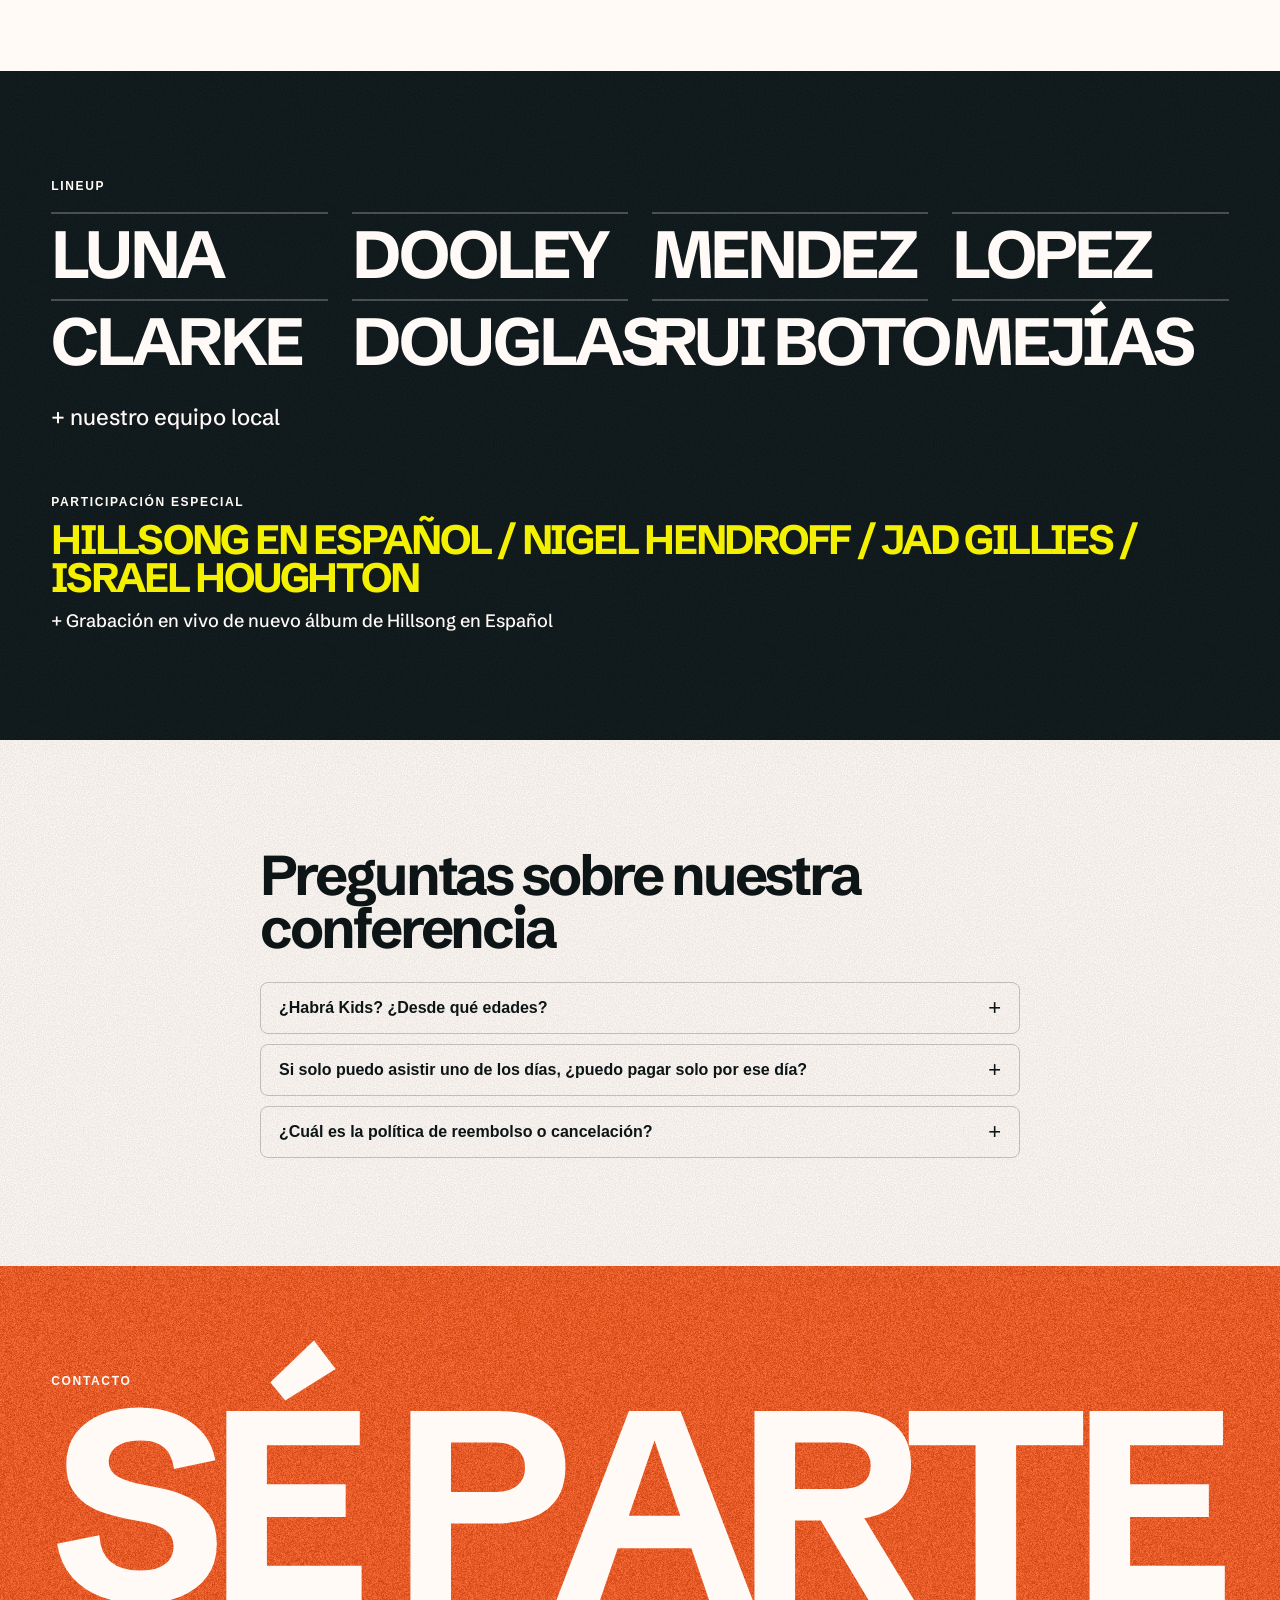
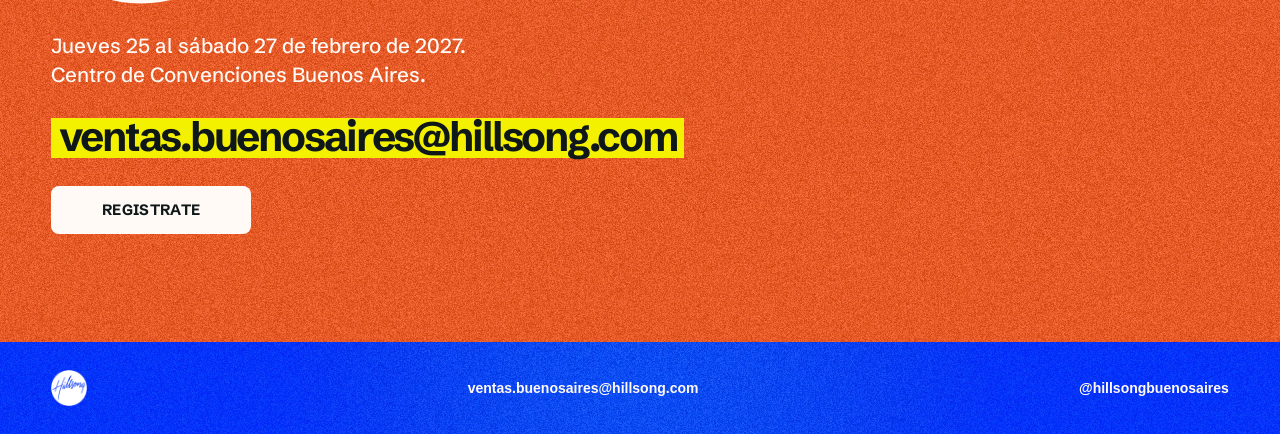
<file: webs/manifiesto/index.html>
<!DOCTYPE html>
<html lang="es">
<head>
  <meta charset="utf-8">
  <meta name="viewport" content="width=device-width, initial-scale=1, viewport-fit=cover">
  <title>CA27 — Casa Abierta 2027 · Manifiesto</title>
  <meta name="description" content="Casa Abierta 2027. 25 al 27 de febrero, Centro de Convenciones Buenos Aires.">
  <link rel="icon" href="../shared/media/footer-icon.webp">
  <link rel="preconnect" href="https://fonts.googleapis.com">
  <link rel="preconnect" href="https://fonts.gstatic.com" crossorigin>
  <link href="https://fonts.googleapis.com/css2?family=Schibsted+Grotesk:wght@500;700&display=swap" rel="stylesheet">
  <link rel="stylesheet" href="../shared/ca27.css">
  <link rel="stylesheet" href="styles.css">
</head>
<body>
  <a class="back" href="../index.html">← Versiones</a>

  <header class="nav field--cream">
    <a class="logo" href="#top">CA27</a>
    <nav class="nav-links" aria-label="Secciones">
      <a href="#muro">Muro</a>
      <a href="#manifiesto">Manifiesto</a>
      <a href="#lineup">Lineup</a>
      <a href="#preguntas">Preguntas</a>
    </nav>
    <button class="btn btn--sm btn--line" type="button" data-reel>Ver las piezas</button>
    <a class="btn btn--sm btn--ink nav-cta" href="#contacto">Sé parte</a>
    <button class="plus" id="plus" type="button" aria-expanded="false" aria-controls="menu" aria-label="Menú">+</button>
  </header>
  <div class="menu field field--yellow" id="menu" hidden>
    <a href="#muro">Muro</a>
    <a href="#manifiesto">Manifiesto</a>
    <a href="#lineup">Lineup</a>
    <a href="#preguntas">Preguntas</a>
    <a href="#contacto">Sé parte</a>
  </div>

  <main>
    <section class="hero field field--cream" id="top">
      <p class="kicker eyebrow">
        <img class="hln" src="../shared/media/hln-logo.webp" alt="Hillsong Leadership Network">
        <span>CA27</span><span>Buenos Aires, Argentina</span>
      </p>
      <h1 class="display">Sé parte de lo que Él ya está <span class="peel" id="peel">haciendo.</span></h1>
      <div class="hero-row">
        <p class="lead">25 al 27 de febrero de 2027.<br>Centro de Convenciones Buenos Aires.</p>
        <div class="hero-side">
          <button class="btn btn--ink" type="button" data-reel>Ver las piezas</button>
          <a class="btn btn--line" href="#manifiesto">Lo que creemos</a>
        </div>
      </div>
    </section>

    <section class="work field field--blue" id="muro">
      <div class="work-head">
        <p class="eyebrow">El muro</p>
        <h2 class="display">Todo lo que es Casa Abierta, en una pared.</h2>
      </div>
      <div class="wall" id="wall">
        <button type="button" class="cell case w3" style="--r:-1.5deg" data-title="Lockup" data-copy="CA27 en tinta, la firma en crema encima y la URL abajo. Es la pieza madre del encuentro."><img src="../shared/piezas/lockup.webp" alt="Lockup CA27"><span class="case-cap">Lockup</span></button>
        <div class="cell sticker name c-orange" style="--r:3deg">Luna</div>
        <div class="cell door-cell" style="--r:-3deg"><img class="door-cut" src="../shared/media/speaker-01.webp" alt=""></div>
        <div class="cell sticker date c-yellow" style="--r:-4deg">25 — 27<br>feb</div>
        <button type="button" class="cell case w2 tall" style="--r:2deg" data-title="Institucional" data-copy="El registro institucional: crema, la firma con la fecha, el manifiesto completo y CA27 / Buenos Aires al pie."><img src="../shared/piezas/institucional.webp" alt="Pieza institucional"><span class="case-cap">Institucional</span></button>
        <button type="button" class="cell disc-cell" style="--r:0deg" data-reel><span class="disc" aria-hidden="true"></span><strong>Las piezas</strong></button>
        <div class="cell sticker name c-cream" style="--r:-2deg">Dooley</div>
        <div class="cell door-cell city" style="--r:2.5deg"><img class="door-cut" src="../shared/media/obelisco.webp" alt="Obelisco de Buenos Aires"><span class="eyebrow">Buenos Aires</span></div>
        <div class="cell sticker firma-cell c-red" style="--r:-3deg"><span class="firma" role="img" aria-label="Casa Abierta"></span></div>
        <div class="cell sticker name c-magenta" style="--r:4deg">Mendez</div>
        <div class="cell door-cell" style="--r:1.5deg"><img class="door-cut" src="../shared/media/speaker-06.webp" alt=""></div>
        <button type="button" class="cell case w2 tall" style="--r:-2deg" data-title="Oradores" data-copy="La grilla de arcos sobre azul, con el Obelisco en la última puerta y el lineup abajo."><img src="../shared/piezas/oradores.webp" alt="Grilla de oradores"><span class="case-cap">Oradores</span></button>
        <div class="cell sticker name c-green" style="--r:-3.5deg">Lopez</div>
        <div class="cell sticker big27 c-ink" style="--r:2deg">CA27</div>
        <div class="cell sticker name c-yellow" style="--r:3deg">Clarke</div>
        <button type="button" class="cell case w2 tall" style="--r:3deg" data-title="En sala" data-copy="Foto en blanco y negro y CA27 enorme, cortado por el borde. La música es parte del encuentro."><img src="../shared/piezas/guitarra.webp" alt="Guitarrista con CA27"><span class="case-cap">En sala</span></button>
        <div class="cell sticker name c-cream" style="--r:-1.5deg">Douglas</div>
        <div class="cell door-cell" style="--r:-2deg"><img class="door-cut" src="../shared/media/speaker-09.webp" alt=""></div>
        <div class="cell sticker album c-green" style="--r:2deg">+ Grabación en vivo de nuevo álbum de Hillsong en Español</div>
        <div class="cell sticker name c-orange" style="--r:-3deg">Rui Boto</div>
        <button type="button" class="cell case w4" style="--r:-1deg" data-title="Lineup" data-copy="Luna, Dooley, Mendez, Lopez, Clarke, Douglas, Rui Boto y Mejías. Participación especial de Hillsong en Español, Nigel Hendroff, Jad Gillies e Israel Houghton."><img src="../shared/media/banner.webp" alt="Afiche de lineup"><span class="case-cap">Lineup · pantalla</span></button>
        <div class="cell sticker name c-magenta" style="--r:2.5deg">Mejías</div>
        <div class="cell sticker hln-cell c-cream" style="--r:-2deg"><img class="hln" src="../shared/media/hln-logo.webp" alt="Hillsong Leadership Network"></div>
        <div class="cell tape" id="tape"><div class="tape-row names" id="tapeRow">Luna / Dooley / Mendez / Lopez / Clarke / Douglas / Rui Boto / Mejías / + nuestro equipo local /&nbsp;Luna / Dooley / Mendez / Lopez / Clarke / Douglas / Rui Boto / Mejías / + nuestro equipo local /&nbsp;</div></div>
      </div>
    </section>

    <section class="mani field field--cream" id="manifiesto">
      <div class="mani-l">
        <p class="eyebrow chip">Lo que creemos</p>
        <span class="firma" role="img" aria-label="Casa Abierta"></span>
        <p class="display mani-date">febrero 25 — febrero 27</p>
      </div>
      <div class="mani-r">
        <p class="big display" data-reveal>Casa Abierta es un encuentro para quienes desean crecer en liderazgo, profundizar en su servicio y ser parte de lo que Dios está haciendo en su iglesia.</p>
        <p class="big display" data-reveal>Durante estos días nos reuniremos para aprender, compartir, hacer preguntas, construir relaciones y descubrir nuevas formas de servir al Reino.</p>
        <p class="big display" data-reveal>Seremos desafiados en nuestra fe, fortalecidos en nuestro llamado y equipados para llevar lo que recibimos de vuelta a nuestras iglesias y comunidades.</p>
        <p class="big display" data-reveal>Porque creemos que <mark class="m-yellow">Dios ya está haciendo algo entre nosotros.</mark> Y que <mark class="m-orange">esto es apenas el comienzo.</mark></p>
        <p class="big display" data-reveal><mark class="m-blue">Sé parte de lo que Él ya está haciendo.</mark></p>
      </div>
    </section>

    <section class="people field field--ink" id="lineup">
      <p class="eyebrow">Lineup</p>
      <ul class="names people-list">
        <li>Luna</li><li>Dooley</li><li>Mendez</li><li>Lopez</li><li>Clarke</li><li>Douglas</li><li>Rui Boto</li><li>Mejías</li>
      </ul>
      <p class="names-local people-local">+ nuestro equipo local</p>
      <div class="people-special">
        <p class="eyebrow">Participación especial</p>
        <p class="names"><span class="nm">Hillsong en Español</span> / <span class="nm">Nigel Hendroff</span> / <span class="nm">Jad Gillies</span> / <span class="nm">Israel Houghton</span></p>
        <p class="people-album">+ Grabación en vivo de nuevo álbum de Hillsong en Español</p>
      </div>
    </section>

    <section class="faq field field--cream" id="preguntas">
      <div class="faq-in">
        <h2>Preguntas sobre nuestra conferencia</h2>
        <details><summary>¿Habrá Kids? ¿Desde qué edades?</summary><p>Respuesta pendiente de confirmar.</p></details>
        <details><summary>Si solo puedo asistir uno de los días, ¿puedo pagar solo por ese día?</summary><p>Respuesta pendiente de confirmar.</p></details>
        <details><summary>¿Cuál es la política de reembolso o cancelación?</summary><p>Respuesta pendiente de confirmar.</p></details>
      </div>
    </section>

    <section class="contact field field--orange" id="contacto">
      <p class="eyebrow">Contacto</p>
      <h2 class="mega say" id="say" aria-label="Sé parte">Sé parte</h2>
      <p class="lead contact-lede">Jueves 25 al sábado 27 de febrero de 2027. Centro de Convenciones Buenos Aires.</p>
      <div class="email-row">
        <a class="email display" id="email" href="mailto:ventas.buenosaires@hillsong.com">ventas.buenosaires@hillsong.com</a>
      </div>
      <a class="btn" href="https://casaabierta.com/buenosaires">Registrate</a>
    </section>
  </main>

  <footer class="foot field field--blue">
    <div class="foot-in">
      <img class="foot-icon" src="../shared/media/footer-icon.webp" alt="Hillsong">
      <a href="mailto:ventas.buenosaires@hillsong.com">ventas.buenosaires@hillsong.com</a>
      <a href="https://instagram.com/hillsongbuenosaires">@hillsongbuenosaires</a>
    </div>
  </footer>

  <div class="case-view field field--cream" id="case" role="dialog" aria-modal="true" aria-labelledby="caseTitle" hidden>
    <div class="case-art"><img id="caseImg" alt=""></div>
    <div class="case-body">
      <button class="btn btn--sm btn--ink case-close" id="caseClose" type="button">Cerrar</button>
      <p class="eyebrow">Pieza</p>
      <h2 class="display" id="caseTitle"></h2>
      <p class="lead" id="caseCopy"></p>
      <button class="btn" id="caseNext" type="button">Siguiente →</button>
    </div>
  </div>

  <div class="reel field field--ink" id="reel" role="dialog" aria-modal="true" aria-label="Piezas de Casa Abierta" hidden>
    <button class="btn btn--sm reel-close" id="closeReel" type="button">Cerrar</button>
    <img id="reelImg" alt="">
    <p class="eyebrow" id="reelCap"></p>
  </div>

  <script src="../shared/ca27.js"></script>
  <script src="main.js"></script>
</body>
</html>
</file>
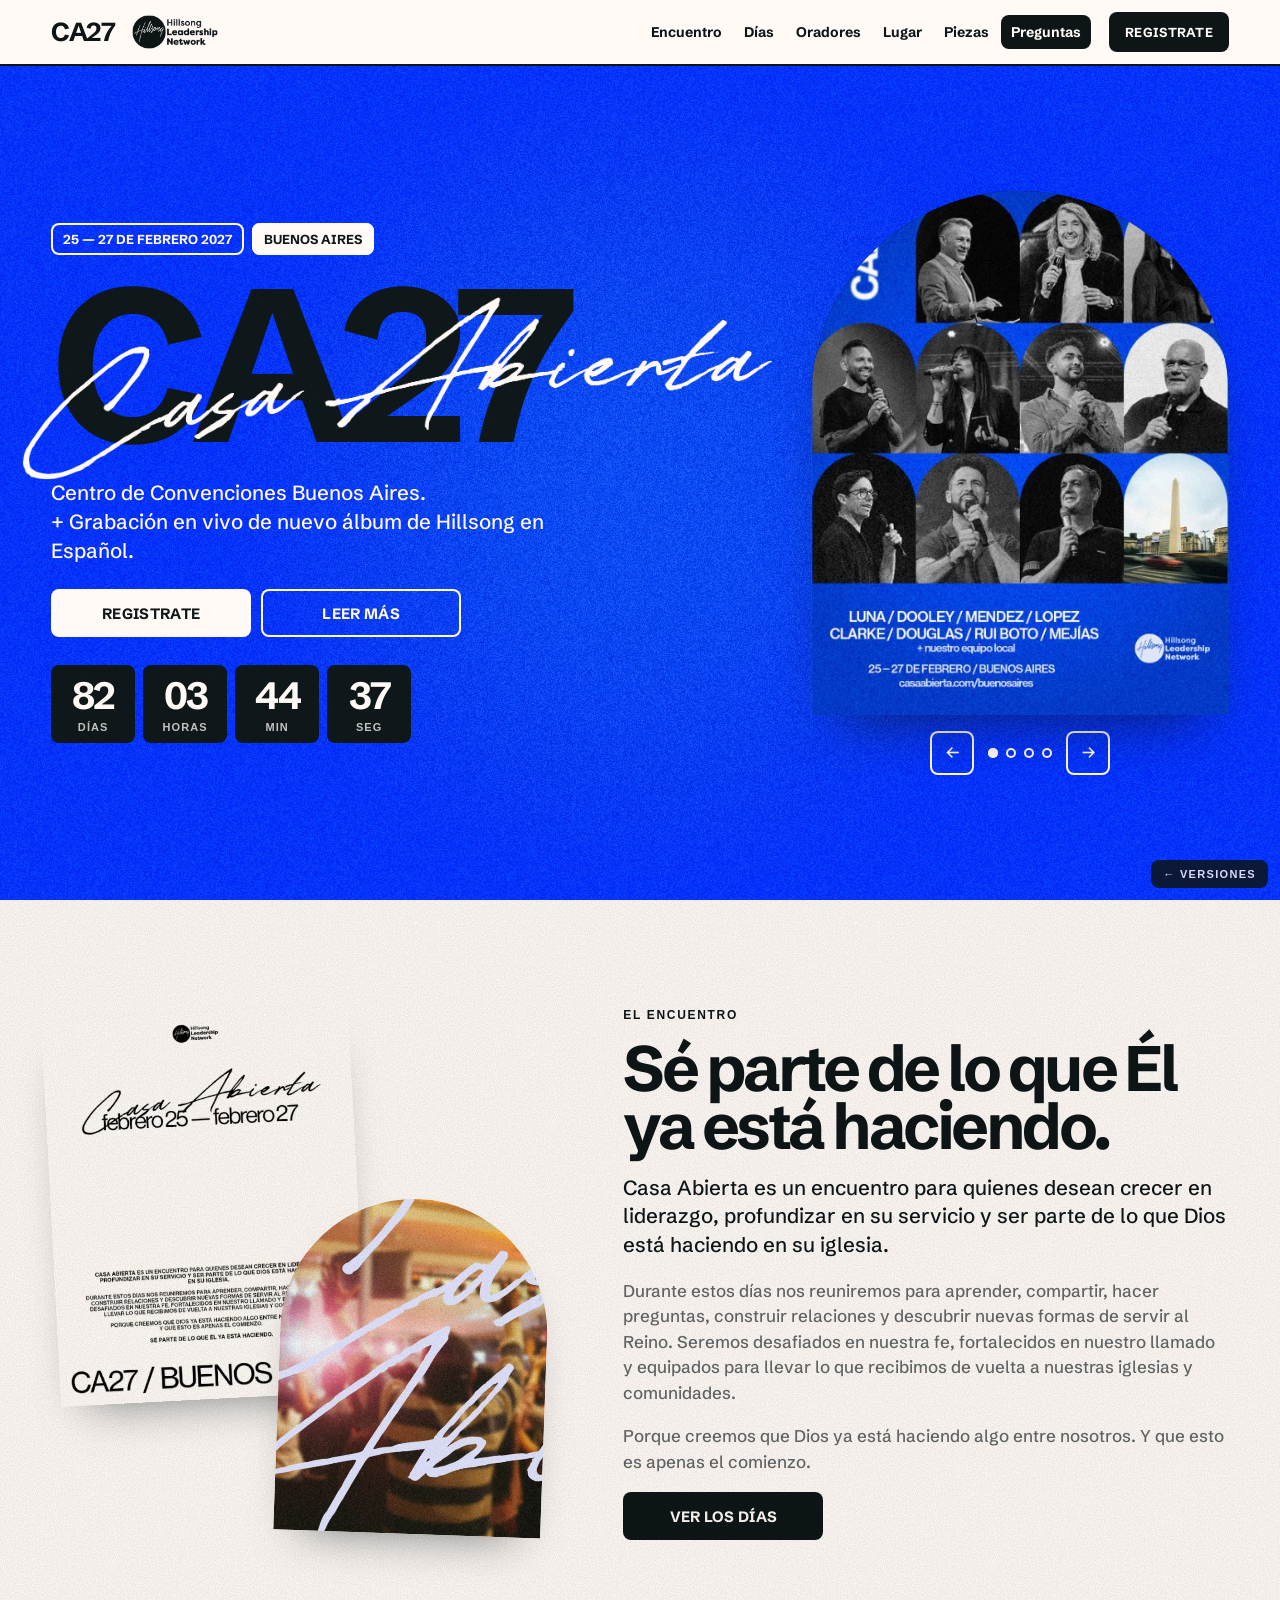
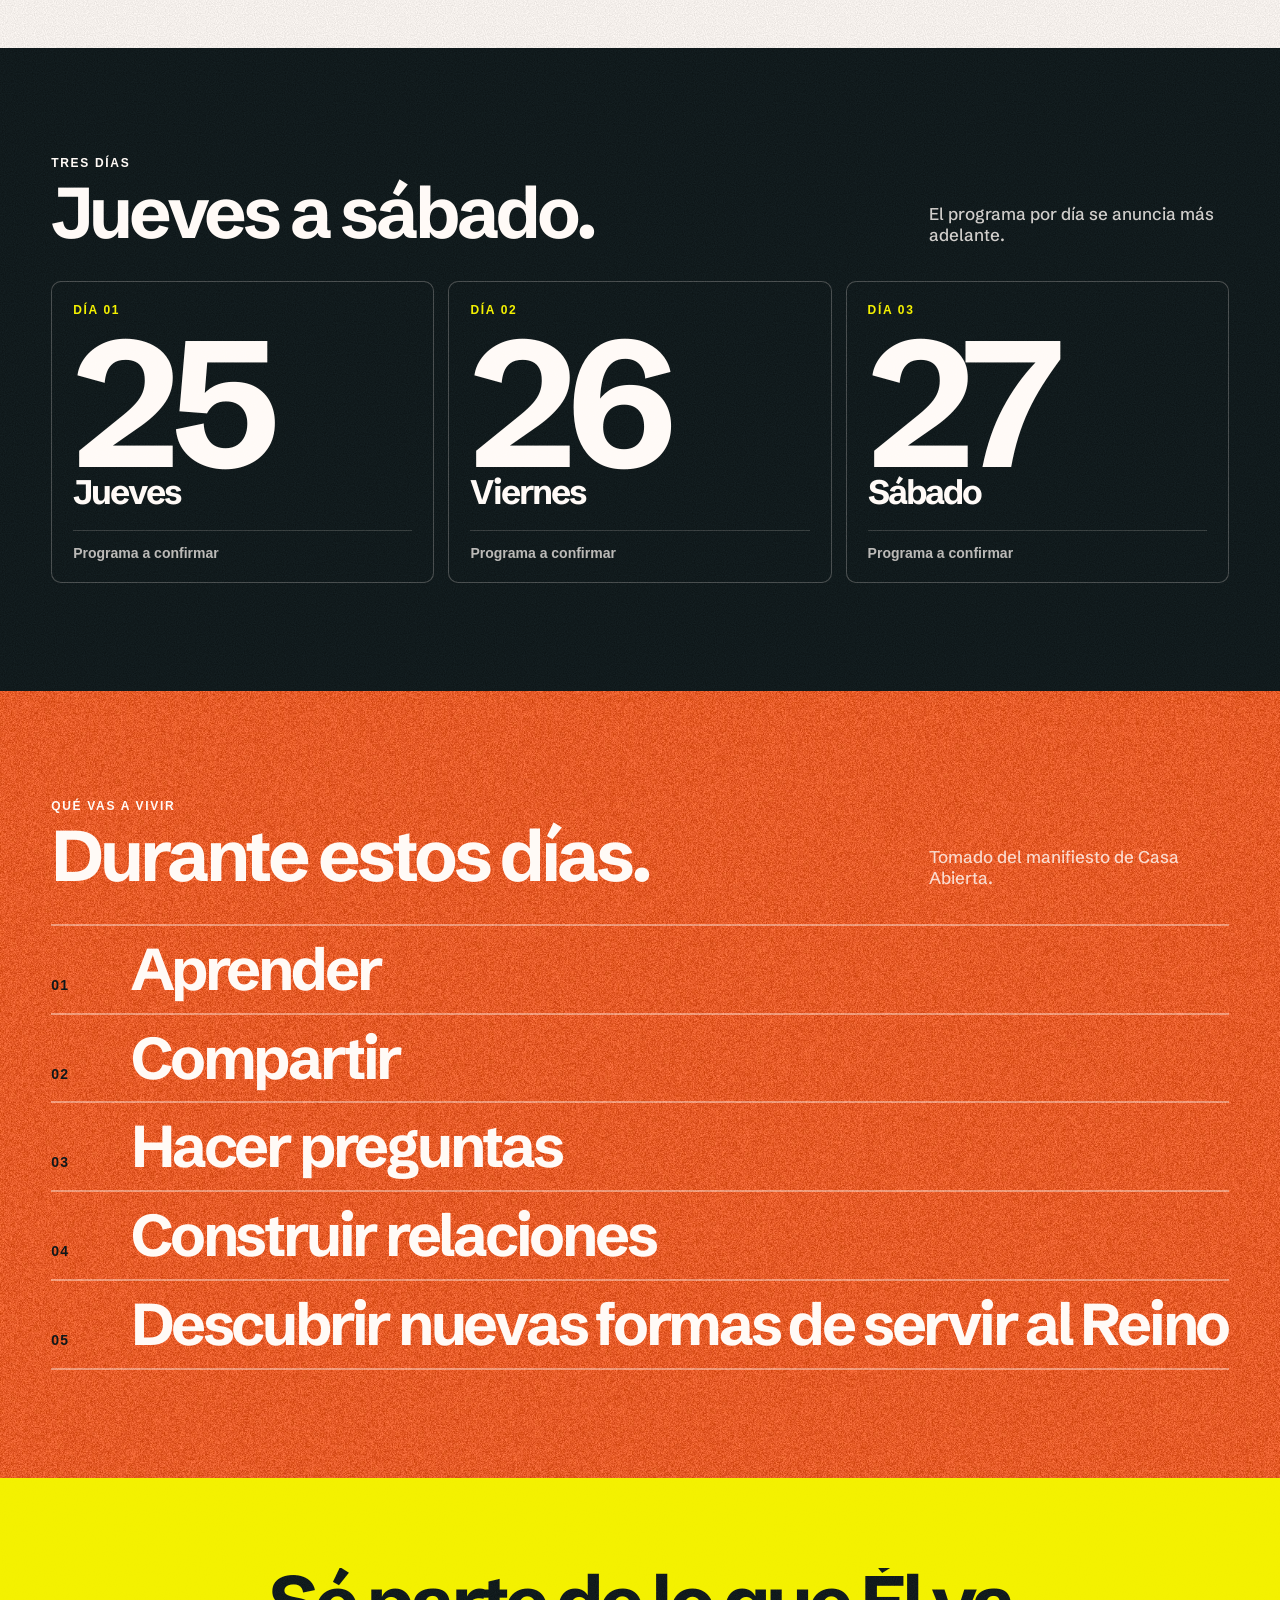
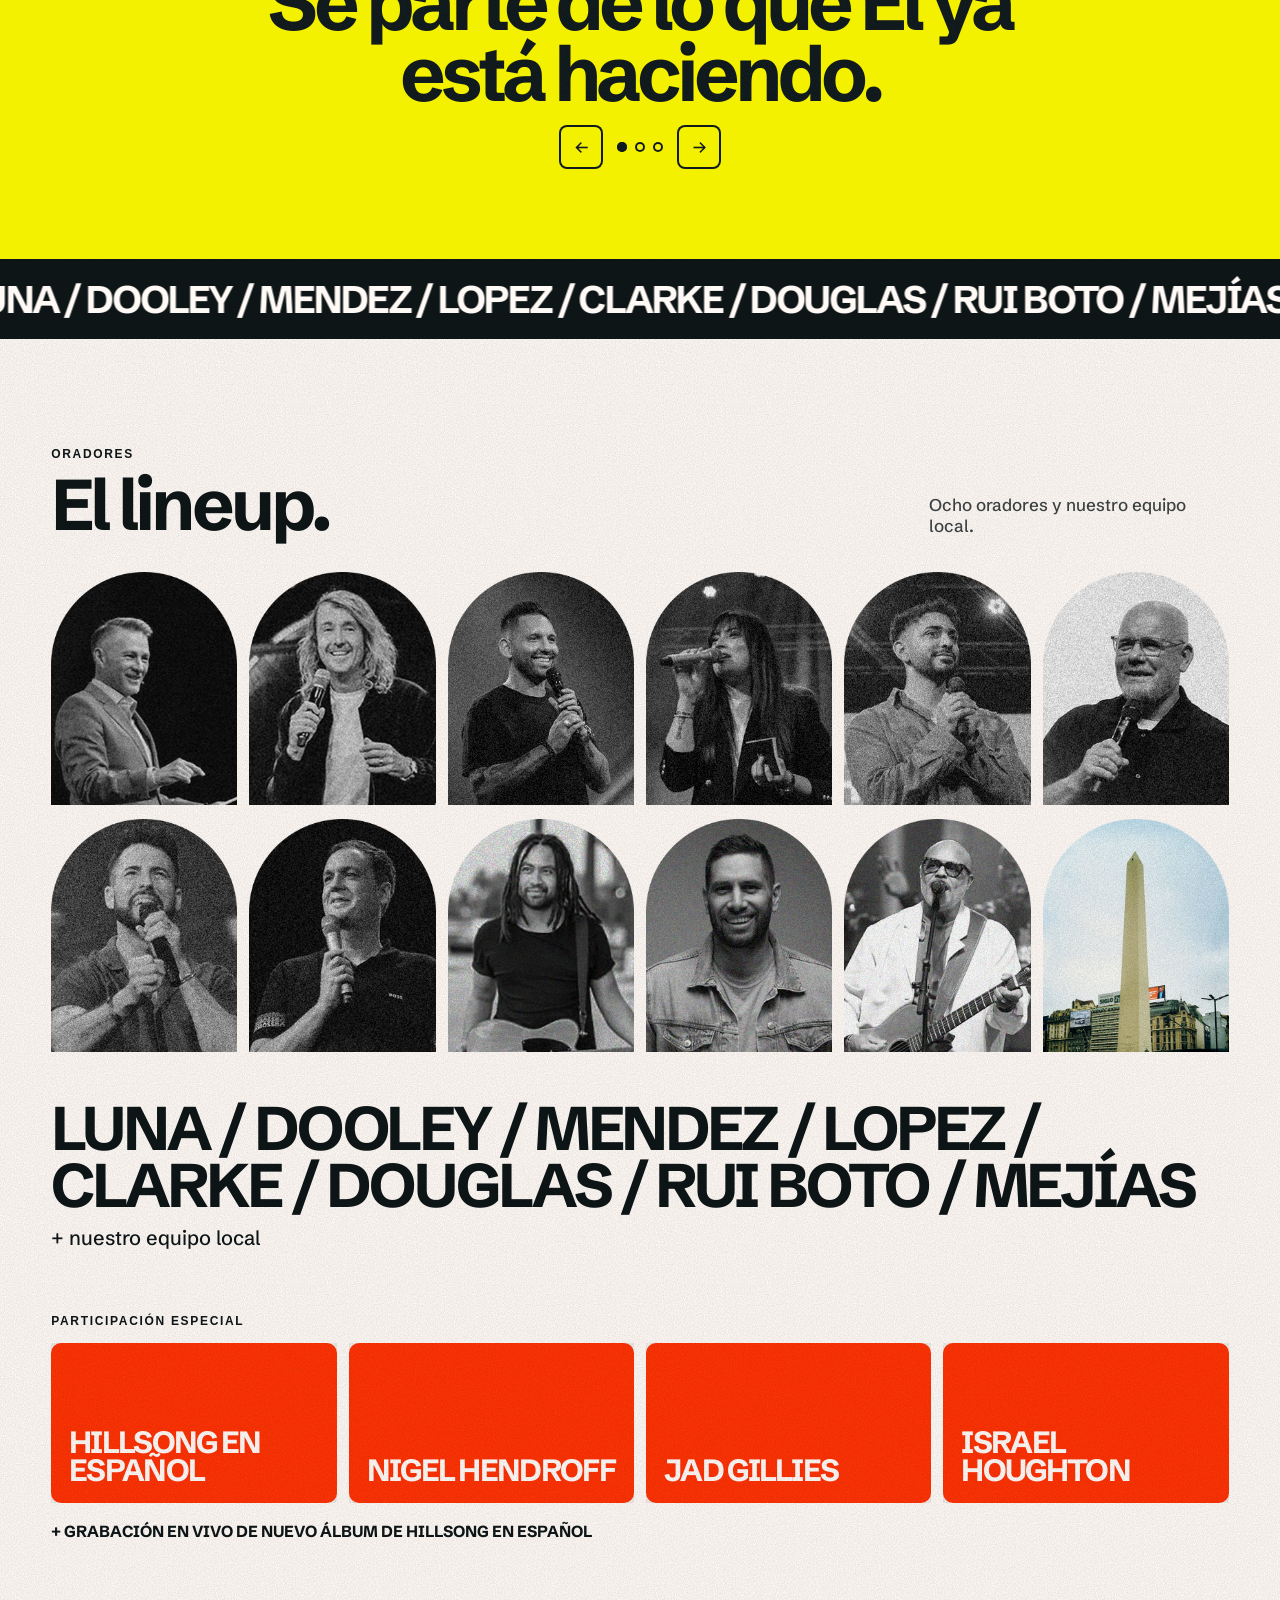
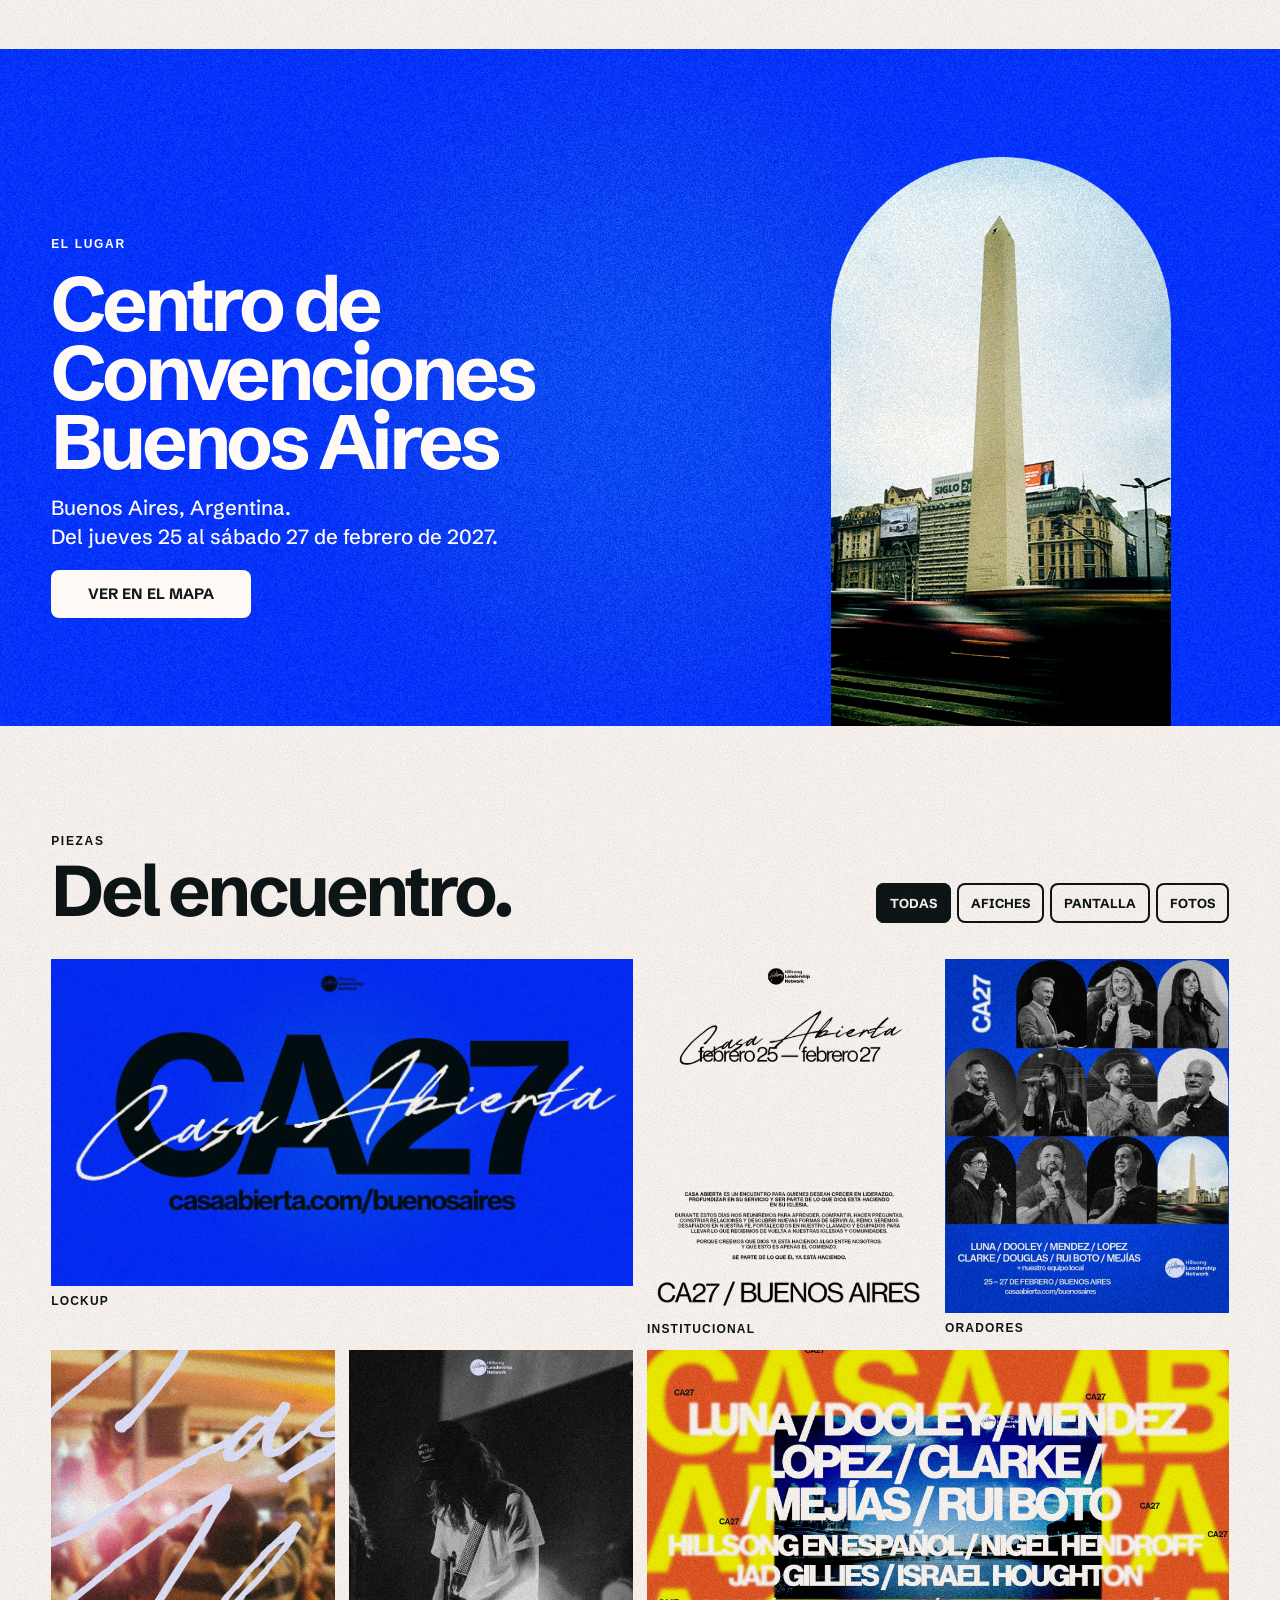
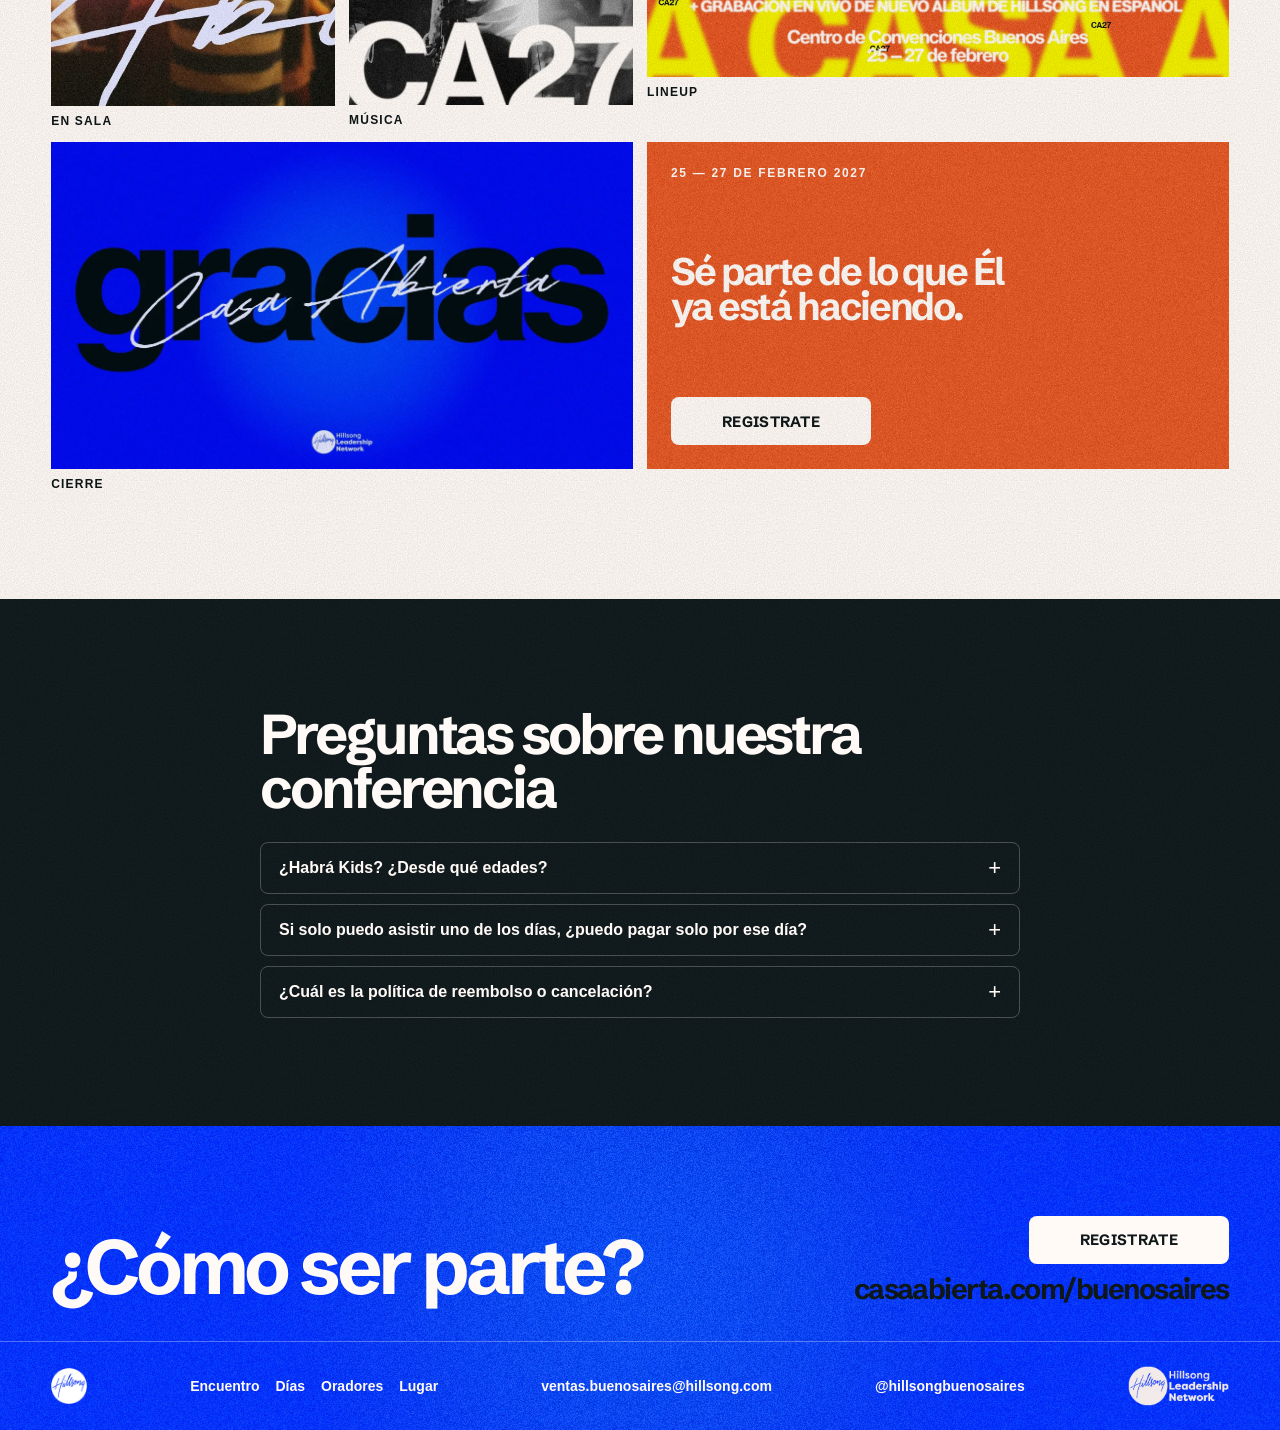
<file: webs/meety/index.html>
<!DOCTYPE html>
<html lang="es">
<head>
  <meta charset="utf-8">
  <meta name="viewport" content="width=device-width, initial-scale=1">
  <title>CA27 — Casa Abierta 2027 · Conferencia</title>
  <meta name="description" content="Casa Abierta 2027. 25 al 27 de febrero, Centro de Convenciones Buenos Aires.">
  <link rel="icon" href="../shared/media/footer-icon.webp">
  <link rel="preconnect" href="https://fonts.googleapis.com">
  <link rel="preconnect" href="https://fonts.gstatic.com" crossorigin>
  <link href="https://fonts.googleapis.com/css2?family=Schibsted+Grotesk:wght@500;700&display=swap" rel="stylesheet">
  <link rel="stylesheet" href="../shared/ca27.css">
  <link rel="stylesheet" href="styles.css">
</head>
<body>
  <a class="back" href="../index.html">← Versiones</a>

  <header class="nav field--cream" id="nav">
    <a class="logo" href="#top">CA27</a>
    <img class="hln nav-hln" src="../shared/media/hln-logo.webp" alt="Hillsong Leadership Network">
    <nav class="nav-links" id="links" aria-label="Secciones">
      <a href="#encuentro">Encuentro</a>
      <a href="#dias">Días</a>
      <a href="#oradores">Oradores</a>
      <a href="#lugar">Lugar</a>
      <a href="#piezas">Piezas</a>
      <a href="#preguntas">Preguntas</a>
    </nav>
    <a class="btn btn--sm btn--ink" href="https://casaabierta.com/buenosaires">Registrate</a>
    <button class="burger" id="burger" type="button" aria-expanded="false" aria-controls="links" aria-label="Menú"><i></i><i></i></button>
  </header>

  <!-- Banner: fecha, título, botones, cuenta regresiva y slider de piezas -->
  <section class="banner field field--blue" id="top">
    <div class="banner-copy">
      <div class="chips">
        <span>25 — 27 de febrero 2027</span>
        <span>Buenos Aires</span>
      </div>
      <h1 class="banner-lock" aria-label="Casa Abierta 2027">
        <span class="mega" aria-hidden="true">CA27</span>
        <span class="firma" aria-hidden="true"></span>
      </h1>
      <p class="lead banner-lede">Centro de Convenciones Buenos Aires.<br>+ Grabación en vivo de nuevo álbum de Hillsong en Español.</p>
      <div class="banner-actions">
        <a class="btn" href="https://casaabierta.com/buenosaires">Registrate</a>
        <a class="btn btn--line" href="#encuentro">Leer más</a>
      </div>
      <div class="count" aria-label="Cuenta regresiva al 25 de febrero de 2027">
        <p><b data-unit="days">—</b><span>días</span></p>
        <p><b data-unit="hours">—</b><span>horas</span></p>
        <p><b data-unit="minutes">—</b><span>min</span></p>
        <p><b data-unit="seconds">—</b><span>seg</span></p>
      </div>
    </div>
    <div class="slider" id="slider" aria-roledescription="carrusel" aria-label="Piezas del encuentro">
      <div class="slides door">
        <img class="is-on" src="../shared/piezas/oradores.webp" alt="Grilla de oradores en arcos">
        <img src="../shared/piezas/multitud.webp" alt="Multitud en adoración con la firma">
        <img src="../shared/piezas/guitarra.webp" alt="Guitarrista con CA27">
        <img src="../shared/piezas/institucional.webp" alt="Pieza institucional con el manifiesto">
      </div>
      <div class="slider-ui">
        <button type="button" data-step="-1" aria-label="Pieza anterior">←</button>
        <div class="dots" id="dots"></div>
        <button type="button" data-step="1" aria-label="Pieza siguiente">→</button>
      </div>
    </div>
  </section>

  <!-- Bienvenida: texto a un lado, piezas al otro -->
  <section class="welcome field field--cream" id="encuentro">
    <div class="collage">
      <img class="c1" src="../shared/piezas/institucional.webp" alt="Pieza institucional">
      <img class="c2 door" src="../shared/piezas/multitud.webp" alt="">
    </div>
    <div class="welcome-copy">
      <p class="eyebrow">El encuentro</p>
      <h2 class="display">Sé parte de lo que Él ya está haciendo.</h2>
      <p class="lead">Casa Abierta es un encuentro para quienes desean crecer en liderazgo, profundizar en su servicio y ser parte de lo que Dios está haciendo en su iglesia.</p>
      <p>Durante estos días nos reuniremos para aprender, compartir, hacer preguntas, construir relaciones y descubrir nuevas formas de servir al Reino. Seremos desafiados en nuestra fe, fortalecidos en nuestro llamado y equipados para llevar lo que recibimos de vuelta a nuestras iglesias y comunidades.</p>
      <p>Porque creemos que Dios ya está haciendo algo entre nosotros. Y que esto es apenas el comienzo.</p>
      <a class="btn btn--ink" href="#dias">Ver los días</a>
    </div>
  </section>

  <!-- Días: solo fechas. El programa no está en el material y no se inventa. -->
  <section class="days field field--ink" id="dias">
    <header class="sec-head">
      <div>
        <p class="eyebrow">Tres días</p>
        <h2 class="display">Jueves a sábado.</h2>
      </div>
      <p>El programa por día se anuncia más adelante.</p>
    </header>
    <div class="day-cards">
      <article class="day" data-reveal><p class="eyebrow">Día 01</p><p class="day-n mega">25</p><p class="day-w display">Jueves</p><p class="day-s">Programa a confirmar</p></article>
      <article class="day" data-reveal><p class="eyebrow">Día 02</p><p class="day-n mega">26</p><p class="day-w display">Viernes</p><p class="day-s">Programa a confirmar</p></article>
      <article class="day" data-reveal><p class="eyebrow">Día 03</p><p class="day-n mega">27</p><p class="day-w display">Sábado</p><p class="day-s">Programa a confirmar</p></article>
    </div>
  </section>

  <!-- Qué vas a vivir: los verbos del manifiesto, con la estructura de lista numerada -->
  <section class="live field field--orange">
    <header class="sec-head">
      <div>
        <p class="eyebrow">Qué vas a vivir</p>
        <h2 class="display">Durante estos días.</h2>
      </div>
      <p>Tomado del manifiesto de Casa Abierta.</p>
    </header>
    <ol class="live-list">
      <li data-reveal><span>01</span>Aprender</li>
      <li data-reveal><span>02</span>Compartir</li>
      <li data-reveal><span>03</span>Hacer preguntas</li>
      <li data-reveal><span>04</span>Construir relaciones</li>
      <li data-reveal><span>05</span>Descubrir nuevas formas de servir al Reino</li>
    </ol>
  </section>

  <!-- Frases: slider con flechas y puntos -->
  <section class="quotes field field--yellow" aria-roledescription="carrusel" aria-label="Frases del manifiesto">
    <div class="quote-window">
      <div class="quote-track" id="quoteTrack">
        <blockquote><p class="display">Sé parte de lo que Él ya está haciendo.</p></blockquote>
        <blockquote><p class="display">Dios ya está haciendo algo entre nosotros.</p></blockquote>
        <blockquote><p class="display">Esto es apenas el comienzo.</p></blockquote>
      </div>
    </div>
    <div class="quote-ui">
      <button type="button" id="prevQ" aria-label="Frase anterior">←</button>
      <div class="dots" id="qdots"></div>
      <button type="button" id="nextQ" aria-label="Frase siguiente">→</button>
    </div>
  </section>

  <div class="names-band mq field field--ink" data-marquee data-speed="0.6">
    <div class="mq-track"><span>Luna / Dooley / Mendez / Lopez / Clarke / Douglas / Rui Boto / Mejías / + nuestro equipo local /&nbsp;</span></div>
  </div>

  <!-- Oradores -->
  <section class="speakers field field--cream" id="oradores">
    <header class="sec-head">
      <div>
        <p class="eyebrow">Oradores</p>
        <h2 class="display">El lineup.</h2>
      </div>
      <p>Ocho oradores y nuestro equipo local.</p>
    </header>
    <div class="faces">
      <img class="door-cut" src="../shared/media/speaker-01.webp" alt="">
      <img class="door-cut" src="../shared/media/speaker-02.webp" alt="">
      <img class="door-cut" src="../shared/media/speaker-03.webp" alt="">
      <img class="door-cut" src="../shared/media/speaker-04.webp" alt="">
      <img class="door-cut" src="../shared/media/speaker-05.webp" alt="">
      <img class="door-cut" src="../shared/media/speaker-06.webp" alt="">
      <img class="door-cut" src="../shared/media/speaker-07.webp" alt="">
      <img class="door-cut" src="../shared/media/speaker-08.webp" alt="">
      <img class="door-cut" src="../shared/media/speaker-09.webp" alt="">
      <img class="door-cut" src="../shared/media/speaker-10.webp" alt="">
      <img class="door-cut" src="../shared/media/speaker-11.webp" alt="">
      <img class="door-cut" src="../shared/media/obelisco.webp" alt="Obelisco de Buenos Aires">
    </div>
    <p class="names speakers-names">
      <span class="nm">Luna</span> / <span class="nm">Dooley</span> / <span class="nm">Mendez</span> / <span class="nm">Lopez</span> /
      <span class="nm">Clarke</span> / <span class="nm">Douglas</span> / <span class="nm">Rui Boto</span> / <span class="nm">Mejías</span>
    </p>
    <p class="names-local speakers-local">+ nuestro equipo local</p>

    <div class="special">
      <p class="eyebrow">Participación especial</p>
      <ul>
        <li class="field field--red">Hillsong en Español</li>
        <li class="field field--red">Nigel Hendroff</li>
        <li class="field field--red">Jad Gillies</li>
        <li class="field field--red">Israel Houghton</li>
      </ul>
      <p class="special-album">+ Grabación en vivo de nuevo álbum de Hillsong en Español</p>
    </div>
  </section>

  <!-- Lugar -->
  <section class="place field field--blue" id="lugar">
    <div class="place-copy">
      <p class="eyebrow">El lugar</p>
      <h2 class="display">Centro de Convenciones Buenos Aires</h2>
      <p class="lead">Buenos Aires, Argentina.<br>Del jueves 25 al sábado 27 de febrero de 2027.</p>
      <a class="btn" href="https://www.google.com/maps/search/?api=1&amp;query=Centro%20de%20Convenciones%20Buenos%20Aires">Ver en el mapa</a>
    </div>
    <img class="door-cut place-img" src="../shared/media/obelisco.webp" alt="Obelisco de Buenos Aires">
  </section>

  <!-- Piezas con filtros -->
  <section class="moments field field--cream" id="piezas">
    <header class="sec-head">
      <div>
        <p class="eyebrow">Piezas</p>
        <h2 class="display">Del encuentro.</h2>
      </div>
      <div class="filters" role="group" aria-label="Filtrar piezas">
        <button type="button" class="is-on" data-filter="todas">Todas</button>
        <button type="button" data-filter="afiche">Afiches</button>
        <button type="button" data-filter="pantalla">Pantalla</button>
        <button type="button" data-filter="foto">Fotos</button>
      </div>
    </header>
    <div class="mosaic">
      <figure data-kind="pantalla" class="wide"><img src="../shared/piezas/lockup.webp" alt="Lockup CA27"><figcaption>Lockup</figcaption></figure>
      <figure data-kind="afiche"><img src="../shared/piezas/institucional.webp" alt="Pieza institucional"><figcaption>Institucional</figcaption></figure>
      <figure data-kind="afiche"><img src="../shared/piezas/oradores.webp" alt="Grilla de oradores"><figcaption>Oradores</figcaption></figure>
      <figure data-kind="foto"><img src="../shared/piezas/multitud.webp" alt="Multitud con la firma"><figcaption>En sala</figcaption></figure>
      <figure data-kind="foto"><img src="../shared/piezas/guitarra.webp" alt="Guitarrista con CA27"><figcaption>Música</figcaption></figure>
      <figure data-kind="pantalla" class="wide"><img src="../shared/media/banner.webp" alt="Afiche de lineup"><figcaption>Lineup</figcaption></figure>
      <figure data-kind="pantalla" class="wide"><img src="../shared/piezas/gracias.webp" alt="Cierre gracias"><figcaption>Cierre</figcaption></figure>
      <a class="mosaic-cta wide field field--orange" data-kind="cta" href="https://casaabierta.com/buenosaires">
        <span class="eyebrow">25 — 27 de febrero 2027</span>
        <span class="display">Sé parte de lo que Él ya está haciendo.</span>
        <span class="btn">Registrate</span>
      </a>
    </div>
  </section>

  <section class="faq field field--ink" id="preguntas">
    <div class="faq-in">
      <h2>Preguntas sobre nuestra conferencia</h2>
      <details><summary>¿Habrá Kids? ¿Desde qué edades?</summary><p>Respuesta pendiente de confirmar.</p></details>
      <details><summary>Si solo puedo asistir uno de los días, ¿puedo pagar solo por ese día?</summary><p>Respuesta pendiente de confirmar.</p></details>
      <details><summary>¿Cuál es la política de reembolso o cancelación?</summary><p>Respuesta pendiente de confirmar.</p></details>
    </div>
  </section>

  <!-- Pie de dos pisos -->
  <footer class="foot2 field field--blue">
    <div class="foot2-top">
      <h2 class="display">¿Cómo ser parte?</h2>
      <div class="foot2-act">
        <a class="btn" href="https://casaabierta.com/buenosaires">Registrate</a>
        <a class="foot2-url display" href="https://casaabierta.com/buenosaires">casaabierta.com/buenosaires</a>
      </div>
    </div>
    <div class="foot-in foot2-bot">
      <img class="foot-icon" src="../shared/media/footer-icon.webp" alt="Hillsong">
      <nav aria-label="Pie">
        <a href="#encuentro">Encuentro</a>
        <a href="#dias">Días</a>
        <a href="#oradores">Oradores</a>
        <a href="#lugar">Lugar</a>
      </nav>
      <a href="mailto:ventas.buenosaires@hillsong.com">ventas.buenosaires@hillsong.com</a>
      <a href="https://instagram.com/hillsongbuenosaires">@hillsongbuenosaires</a>
      <img class="hln hln--light" src="../shared/media/hln-logo.webp" alt="Hillsong Leadership Network">
    </div>
  </footer>

  <script src="../shared/ca27.js"></script>
  <script src="main.js"></script>
</body>
</html>
</file>
<file: webs/shared/ca27.css>
/* CA27 — sistema compartido de las cuatro versiones.
   Fuente de verdad: MEMORIA.md y el PDF de dirección estética.

   Tipo: Neue Haas Grotesk (Display 65 Medium / Text 75 Bold) por local().
   Si la máquina no la tiene, cae a Schibsted Grotesk 500/700. No hay 900.
   Firma: el asset casa-abierta-script.webp usado como máscara, así toma el
   color del texto (cream sobre color, tinta sobre crema). No se escribe
   la firma con una fuente cursiva ni se usa para otras palabras.
   Tracking de la lámina (inter. -65): -0.055em en display, -0.065em en mega. */

:root {
  /* Primarios */
  --blue: #0648f8;
  --orange: #e55725;
  --ink: #0d1517;
  --cream: #fffaf6;
  /* Secundarios */
  --green: #02ca2d;
  --magenta: #b609b0;
  --red: #ff2b03;
  --yellow: #f3f000;
  /* Del sitio publicado */
  --sand: #f6ebdc;

  --ink-soft: color-mix(in srgb, var(--ink) 64%, var(--cream));
  --cream-soft: color-mix(in srgb, var(--cream) 70%, transparent);
  --line: color-mix(in srgb, currentColor 22%, transparent);

  --display: "Neue Haas Grotesk Display Pro", "NHaasGroteskDSPro-65Md", "Schibsted Grotesk", "Helvetica Neue", Helvetica, Arial, sans-serif;
  --text: "Neue Haas Grotesk Text Pro", "NHaasGroteskTXPro-75Bd", "Schibsted Grotesk", "Helvetica Neue", Helvetica, Arial, sans-serif;
  --ui: Helvetica, "Helvetica Neue", Arial, sans-serif;

  --track: -0.055em;
  --track-mega: -0.065em;
  --ease: cubic-bezier(0.2, 0.7, 0.2, 1);
  --ease-io: cubic-bezier(0.65, 0.05, 0, 1);
  --gut: clamp(16px, 4vw, 56px);
  --max: 1440px;
  /* El arco: radio enorme arriba, recto abajo. Siempre medio círculo. */
  --door: 100vmax 100vmax 0 0;

  --noise: url("data:image/svg+xml;utf8,<svg xmlns='http://www.w3.org/2000/svg' width='220' height='220'><filter id='n'><feTurbulence type='fractalNoise' baseFrequency='0.9' numOctaves='2' stitchTiles='stitch'/><feColorMatrix values='0 0 0 0 0.5  0 0 0 0 0.5  0 0 0 0 0.5  0 0 0 1.6 -0.3'/></filter><rect width='100%25' height='100%25' filter='url(%23n)'/></svg>");
}

/* ---------- Base ---------- */

*, *::before, *::after { box-sizing: border-box; }
html { scroll-behavior: smooth; -webkit-text-size-adjust: 100%; }
body {
  margin: 0;
  font-family: var(--text);
  font-weight: 500;
  color: var(--ink);
  background: var(--cream);
  text-rendering: optimizeLegibility;
  -webkit-font-smoothing: antialiased;
  overflow-x: clip;
}
img { display: block; max-width: 100%; }
a { color: inherit; }
button { font: inherit; color: inherit; }
h1, h2, h3, p { margin: 0; }
::selection { background: var(--yellow); color: var(--ink); }
:focus-visible { outline: 2px solid var(--yellow); outline-offset: 3px; }
.sr { position: absolute; width: 1px; height: 1px; overflow: hidden; clip-path: inset(50%); white-space: nowrap; }

/* ---------- Campos de color. LOS FONDOS SIEMPRE CON NOISE ---------- */

.field { position: relative; isolation: isolate; }
.field::after {
  content: "";
  position: absolute;
  inset: 0;
  z-index: 4;
  pointer-events: none;
  background-image: var(--noise);
  mix-blend-mode: soft-light;
  opacity: 0.5;
}
/* Azul y naranja usan los fondos reales del sitio, que ya traen grano y viñeta. */
.field--blue { background: var(--blue) url("media/hero-bg.webp") center / cover; color: var(--cream); }
.field--orange { background: var(--orange) url("media/lineup-bg.webp") center / cover; color: var(--cream); }
.field--cream { background: var(--cream); color: var(--ink); }
.field--ink { background: var(--ink); color: var(--cream); }
.field--yellow { background: var(--yellow); color: var(--ink); }
.field--red { background: var(--red); color: var(--cream); }
.field--blue::after, .field--orange::after { opacity: 0.2; }
.field--cream::after { opacity: 0.35; mix-blend-mode: multiply; }

/* ---------- Tipo ---------- */

.mega {
  font-family: var(--display);
  font-weight: 700;
  letter-spacing: var(--track-mega);
  line-height: 0.78;
  text-transform: uppercase;
}
.display {
  font-family: var(--display);
  font-weight: 700;
  letter-spacing: var(--track);
  line-height: 0.9;
}
.caps { text-transform: uppercase; }
.eyebrow {
  font-family: var(--ui);
  font-size: 12px;
  font-weight: 700;
  letter-spacing: 0.14em;
  line-height: 1.2;
  text-transform: uppercase;
}
/* Manifiesto en cuerpo chico y mayúsculas, como la pieza institucional. */
.manifest {
  font-family: var(--text);
  font-weight: 700;
  font-size: 15px;
  line-height: 1.5;
  letter-spacing: 0;
  text-transform: uppercase;
}
.manifest p + p { margin-top: 1.1em; }
.lead { font-size: clamp(18px, 1.6vw, 22px); line-height: 1.4; font-weight: 500; }

/* ---------- Firma «Casa Abierta» ---------- */

.firma {
  display: block;
  aspect-ratio: 1782 / 433;
  background: currentColor;
  -webkit-mask: url("media/casa-abierta-script.webp") center / contain no-repeat;
  mask: url("media/casa-abierta-script.webp") center / contain no-repeat;
  pointer-events: none;
}
/* Las dos mitades de la firma, para animarlas por separado sin deformar el giro original. */
.firma--casa { clip-path: inset(0 57% 0 0); }
.firma--abierta { clip-path: inset(0 0 0 42%); }

/* ---------- Logo Hillsong Leadership Network ---------- */

.hln { display: block; width: auto; height: 40px; }
.hln--light { filter: invert(1); }

/* ---------- Lockup CA27 + firma ---------- */

.lockup {
  position: relative;
  display: grid;
  place-items: center;
  text-align: center;
}
.lockup > * { grid-area: 1 / 1; }
.lockup .mega { color: var(--ink); font-size: clamp(120px, 30vw, 520px); }
.lockup .firma { width: 104%; color: var(--cream); transform: translate(-2%, 6%); }

/* ---------- La puerta ---------- */

.door { border-radius: var(--door); overflow: hidden; }
.door img { width: 100%; height: 100%; object-fit: cover; }
/* speaker-XX.webp y obelisco.webp ya vienen recortados en arco con transparencia. */
.door-cut { display: block; width: 100%; height: auto; }

/* ---------- Lineup ---------- */

.names {
  font-family: var(--display);
  font-weight: 700;
  letter-spacing: var(--track);
  line-height: 0.92;
  text-transform: uppercase;
}
.names .slash { font-weight: 500; opacity: 0.9; }
/* Un apellido nunca se corta: cada nombre va en .nm */
.names .nm { white-space: nowrap; }
.names-local { font-family: var(--text); font-weight: 500; text-transform: none; letter-spacing: 0; }

/* ---------- Pattern de fondo: CASA ABIERTA amarillo, apenas fuera de foco ---------- */

.pattern {
  position: absolute;
  inset: 0;
  z-index: -1;
  overflow: hidden;
  display: flex;
  flex-direction: column;
  justify-content: center;
  color: var(--yellow);
  font-family: var(--display);
  font-weight: 700;
  font-size: clamp(120px, 24vw, 420px);
  letter-spacing: var(--track-mega);
  line-height: 0.8;
  text-transform: uppercase;
  white-space: nowrap;
  filter: blur(2px);
  pointer-events: none;
  user-select: none;
}
.pattern span { display: block; }
.pattern span:nth-child(even) { transform: translateX(-18%); }

/* «CA27» chico desparramado, como en el afiche */
.tag27 {
  position: absolute;
  z-index: 3;
  font-family: var(--text);
  font-weight: 700;
  font-size: 13px;
  letter-spacing: -0.02em;
  color: var(--ink);
  pointer-events: none;
}

/* ---------- Botones ---------- */

.btn {
  display: inline-flex;
  align-items: center;
  justify-content: center;
  min-width: 200px;
  height: 48px;
  padding: 0 22px;
  border: 0;
  border-radius: 8px;
  background: var(--cream);
  color: var(--ink);
  font-family: var(--text);
  font-size: 15px;
  font-weight: 700;
  letter-spacing: 0.02em;
  text-transform: uppercase;
  text-decoration: none;
  cursor: pointer;
  transition: background 0.25s, color 0.25s, transform 0.25s var(--ease);
}
.btn:hover { background: var(--yellow); color: var(--ink); }
.btn:active { transform: translateY(1px); }
.btn--ink { background: var(--ink); color: var(--cream); }
.btn--line { background: transparent; color: inherit; box-shadow: inset 0 0 0 2px currentColor; }
.btn--line:hover { box-shadow: none; }
.btn--sm { min-width: 0; height: 40px; padding: 0 16px; font-size: 13px; }

/* ---------- Marquesina ---------- */

.mq { overflow: hidden; cursor: grab; user-select: none; }
.mq.is-drag { cursor: grabbing; }
.mq-track { display: flex; width: max-content; will-change: transform; }
.mq-track > * { flex: none; white-space: nowrap; }

/* ---------- Entrada al scrollear ---------- */

[data-reveal] { opacity: 0; transform: translateY(28px); transition: opacity 0.8s var(--ease), transform 0.9s var(--ease); }
[data-reveal].is-in { opacity: 1; transform: none; }

/* ---------- Preguntas (las tres del sitio publicado) ---------- */

.faq { padding: clamp(72px, 12vh, 140px) var(--gut); }
.faq-in { max-width: 760px; margin: 0 auto; }
.faq h2 { font-family: var(--display); font-weight: 700; letter-spacing: var(--track); font-size: clamp(32px, 4.4vw, 56px); line-height: 0.95; margin-bottom: 28px; }
.faq details { border: 1px solid var(--line); border-radius: 8px; margin-top: 10px; }
.faq summary {
  list-style: none;
  display: flex;
  justify-content: space-between;
  gap: 16px;
  padding: 16px 18px;
  font-family: var(--ui);
  font-weight: 700;
  font-size: 16px;
  cursor: pointer;
}
.faq summary::-webkit-details-marker { display: none; }
.faq summary::after { content: "+"; font-weight: 400; font-size: 22px; line-height: 0.8; transition: transform 0.3s var(--ease); }
.faq details[open] summary::after { transform: rotate(45deg); }
.faq details p { padding: 0 18px 18px; font-family: var(--ui); opacity: 0.7; }

/* ---------- Pie (igual en las cuatro) ---------- */

.foot { padding: 28px var(--gut); }
.foot-in {
  max-width: var(--max);
  margin: 0 auto;
  display: flex;
  flex-wrap: wrap;
  align-items: center;
  justify-content: space-between;
  gap: 16px 32px;
  font-family: var(--ui);
  font-weight: 700;
  font-size: 14px;
}
.foot-in a { text-decoration: none; }
.foot-in a:hover { text-decoration: underline; text-underline-offset: 4px; }
.foot-icon { width: 36px; height: 36px; }

/* ---------- Volver al índice ---------- */

.back {
  position: fixed;
  z-index: 300;
  right: 12px;
  bottom: 12px;
  padding: 8px 12px;
  border-radius: 8px;
  background: var(--ink);
  color: var(--cream);
  font-family: var(--ui);
  font-size: 11px;
  font-weight: 700;
  letter-spacing: 0.12em;
  text-transform: uppercase;
  text-decoration: none;
  opacity: 0.85;
}
.back:hover { opacity: 1; }

@media (prefers-reduced-motion: reduce) {
  html { scroll-behavior: auto; }
  *, *::before, *::after { animation-duration: 0.001ms !important; animation-iteration-count: 1 !important; transition-duration: 0.001ms !important; }
  [data-reveal] { opacity: 1; transform: none; }
}
</file>
<file: webs/conferencia/styles.css>
/* 04 · Conferencia — cada bloque es un componente terminado */

/* ---------- Nav ---------- */

.nav {
  position: sticky; top: 0; z-index: 60;
  display: flex; align-items: center; gap: 18px;
  padding: 12px var(--gut);
  border-bottom: 2px solid var(--ink);
}
.logo { font-family: var(--display); font-weight: 700; font-size: 26px; letter-spacing: var(--track); text-decoration: none; }
.nav-hln { height: 34px; margin-right: auto; }
.nav-links { display: flex; gap: 2px; }
.nav-links a { padding: 8px 10px; border-radius: 8px; font-family: var(--text); font-weight: 700; font-size: 14px; text-decoration: none; }
.nav-links a:hover, .nav-links a.is-on { background: var(--ink); color: var(--cream); }
.burger { display: none; width: 40px; height: 40px; border: 0; border-radius: 8px; background: var(--ink); cursor: pointer; padding: 0; }
.burger i { display: block; width: 16px; height: 2px; margin: 4px auto; background: var(--cream); transition: transform 0.3s var(--ease); }
.burger[aria-expanded="true"] i:first-child { transform: translateY(3px) rotate(45deg); }
.burger[aria-expanded="true"] i:last-child { transform: translateY(-3px) rotate(-45deg); }

.sec-head { display: flex; justify-content: space-between; align-items: end; gap: 24px; margin-bottom: 36px; }
.sec-head h2 { font-size: clamp(40px, 5.6vw, 88px); margin-top: 10px; }
.sec-head > p { max-width: 30ch; font-size: 17px; opacity: 0.8; }

/* ---------- Banner ---------- */

.banner { display: grid; grid-template-columns: minmax(0, 1.25fr) minmax(0, 0.75fr); gap: 32px clamp(32px, 5vw, 80px); align-items: center; padding: clamp(32px, 6vw, 72px) var(--gut); min-height: calc(100svh - 66px); }
.chips { display: flex; flex-wrap: wrap; gap: 8px; }
.chips span { padding: 8px 12px; border-radius: 8px; box-shadow: inset 0 0 0 2px var(--cream); font-family: var(--text); font-weight: 700; font-size: 13px; text-transform: uppercase; }
.chips span + span { background: var(--cream); color: var(--ink); }
.banner-lock { display: grid; margin: 24px 0 18px; font-weight: inherit; }
.banner-lock > * { grid-area: 1 / 1; }
.banner-lock .mega { color: var(--ink); font-size: clamp(110px, 17vw, 290px); }
.banner-lock .firma { width: 108%; color: var(--cream); align-self: center; translate: -4% 10%; }
.banner-lede { max-width: 40ch; }
.banner-actions { display: flex; flex-wrap: wrap; gap: 10px; margin: 24px 0 28px; }
.count { display: flex; gap: 8px; }
.count p { min-width: 84px; padding: 12px 10px 10px; border-radius: 8px; background: var(--ink); color: var(--cream); text-align: center; }
.count b { display: block; overflow: hidden; height: 1em; font-family: var(--display); font-weight: 700; font-size: 38px; line-height: 1; letter-spacing: var(--track); }
.count b.tick { animation: tick 0.45s var(--ease); }
@keyframes tick { from { transform: translateY(-60%); opacity: 0; } }
.count span { display: block; margin-top: 6px; font-family: var(--ui); font-size: 11px; font-weight: 700; letter-spacing: 0.1em; text-transform: uppercase; opacity: 0.75; }

.slider { justify-self: center; width: min(440px, 100%); }
.slides { position: relative; aspect-ratio: 503 / 630; background: var(--ink); box-shadow: 0 30px 60px -30px rgba(13, 21, 23, 0.7); }
.slides img { position: absolute; inset: 0; width: 100%; height: 100%; object-fit: cover; opacity: 0; transform: scale(1.06); transition: opacity 0.8s, transform 1.4s var(--ease); }
.slides img.is-on { opacity: 1; transform: none; }
.slider-ui, .quote-ui { display: flex; align-items: center; justify-content: center; gap: 14px; margin-top: 16px; }
.slider-ui button, .quote-ui button { width: 44px; height: 44px; border-radius: 8px; border: 0; box-shadow: inset 0 0 0 2px currentColor; background: transparent; cursor: pointer; font-size: 18px; }
.slider-ui button:hover, .quote-ui button:hover { background: var(--cream); color: var(--ink); box-shadow: none; }
.dots { display: flex; gap: 8px; }
.dots button { width: 10px !important; height: 10px !important; padding: 0; border-radius: 50% !important; box-shadow: inset 0 0 0 2px currentColor !important; background: transparent !important; }
.dots button.is-on { background: currentColor !important; }

/* ---------- Bienvenida ---------- */

.welcome { display: grid; grid-template-columns: minmax(0, 0.9fr) minmax(0, 1.1fr); gap: 40px clamp(32px, 6vw, 96px); align-items: center; padding: clamp(80px, 12vh, 140px) var(--gut); }
.collage { position: relative; aspect-ratio: 1 / 1.05; }
.collage img { position: absolute; box-shadow: 0 24px 48px -28px rgba(13, 21, 23, 0.6); }
.c1 { width: 62%; left: 0; top: 0; rotate: -3deg; }
.c2 { width: 54%; right: 0; bottom: 0; rotate: 2deg; aspect-ratio: 503 / 630; object-fit: cover; }
.welcome-copy { display: grid; gap: 18px; justify-items: start; max-width: 40rem; }
.welcome-copy h2 { font-size: clamp(40px, 5vw, 76px); }
.welcome-copy p:not(.eyebrow):not(.lead) { font-size: 17px; line-height: 1.5; color: var(--ink-soft); }

/* ---------- Días ---------- */

.days, .live, .speakers { padding: clamp(80px, 12vh, 140px) var(--gut); }
.day-cards { display: grid; grid-template-columns: repeat(3, 1fr); gap: 14px; }
.day { padding: 22px; border-radius: 10px; box-shadow: inset 0 0 0 1px var(--line); display: grid; gap: 4px; }
.day .eyebrow { color: var(--yellow); }
.day-n { font-size: clamp(120px, 14vw, 220px); margin: 12px 0 0; }
.day-w { font-size: 34px; }
.day-s { margin-top: 18px; padding-top: 14px; border-top: 1px solid var(--line); font-family: var(--ui); font-weight: 700; font-size: 14px; opacity: 0.7; }

/* ---------- Qué vas a vivir ---------- */

.live-list { list-style: none; margin: 0; padding: 0; }
.live-list li { display: grid; grid-template-columns: 80px 1fr; align-items: baseline; padding: 14px 0; border-top: 2px solid color-mix(in srgb, var(--cream) 40%, transparent); font-family: var(--display); font-weight: 700; letter-spacing: var(--track); font-size: clamp(32px, 4.6vw, 72px); line-height: 1; }
.live-list li:last-child { border-bottom: 2px solid color-mix(in srgb, var(--cream) 40%, transparent); }
.live-list span { font-family: var(--ui); font-size: 14px; letter-spacing: 0.1em; color: var(--ink); }

/* ---------- Frases ---------- */

.quotes { padding: clamp(72px, 10vh, 120px) var(--gut); text-align: center; }
.quote-window { overflow: hidden; }
.quote-track { display: flex; transition: transform 0.7s var(--ease-io); }
.quote-track blockquote { flex: none; width: 100%; margin: 0; }
.quote-track p { margin: 0 auto; max-width: 16ch; font-size: clamp(40px, 6vw, 96px); letter-spacing: var(--track-mega); line-height: 0.92; }

.names-band { padding: 16px 0; font-family: var(--display); font-weight: 700; letter-spacing: var(--track); text-transform: uppercase; font-size: clamp(24px, 3vw, 44px); }

/* ---------- Oradores ---------- */

.faces { display: grid; grid-template-columns: repeat(6, 1fr); gap: 14px 12px; }
.faces img { aspect-ratio: 271 / 339; object-fit: cover; object-position: top; transition: transform 0.5s var(--ease); }
.faces img:hover { transform: translateY(-8px); }
.speakers-names { margin-top: 48px; font-size: clamp(32px, 4.8vw, 76px); }
.speakers-local { margin-top: 12px; font-size: 20px; }
.special { margin-top: 64px; }
.special ul { list-style: none; margin: 14px 0 0; padding: 0; display: grid; grid-template-columns: repeat(4, 1fr); gap: 12px; }
.special li { padding: 22px 18px 18px; min-height: 160px; display: flex; align-items: flex-end; border-radius: 10px; font-family: var(--display); font-weight: 700; letter-spacing: var(--track); text-transform: uppercase; font-size: clamp(24px, 2.4vw, 36px); line-height: 0.92; }
.special-album { margin-top: 18px; font-family: var(--text); font-weight: 700; text-transform: uppercase; }

/* ---------- Lugar ---------- */

.place { display: grid; grid-template-columns: 1.2fr 0.8fr; gap: 40px; align-items: end; padding: clamp(80px, 12vh, 140px) var(--gut) 0; overflow: hidden; }
.place-copy { display: grid; gap: 18px; justify-items: start; padding-bottom: clamp(80px, 12vh, 140px); }
.place-copy h2 { font-size: clamp(44px, 6vw, 96px); max-width: 12ch; }
.place-img { width: min(340px, 100%); justify-self: center; margin-bottom: -1px; }

/* ---------- Pie de dos pisos ---------- */

.foot2-top { display: flex; flex-wrap: wrap; justify-content: space-between; align-items: end; gap: 24px; padding: clamp(64px, 10vh, 112px) var(--gut) 40px; border-bottom: 1px solid color-mix(in srgb, var(--cream) 30%, transparent); }
.foot2-top h2 { font-size: clamp(44px, 6vw, 96px); }
.foot2-act { display: grid; justify-items: end; gap: 12px; }
.foot2-url { color: var(--ink); text-decoration: none; font-size: clamp(20px, 2.2vw, 30px); }
.foot2-bot { padding: 24px var(--gut); }
.foot2-bot nav { display: flex; gap: 16px; }

@media (max-width: 1080px) {
  .nav-links { display: none; position: absolute; top: 100%; left: 0; right: 0; flex-direction: column; padding: 12px var(--gut) 20px; background: var(--cream); border-bottom: 2px solid var(--ink); }
  .nav-links.is-open { display: flex; }
  .nav-links a { font-size: 22px; padding: 10px 0; }
  .burger { display: block; }
}
@media (max-width: 860px) {
  .nav-hln { display: none; }
  .nav .btn { margin-left: auto; }
  .banner, .welcome, .place { grid-template-columns: 1fr; }
  .banner { min-height: 0; }
  .count p { min-width: 0; flex: 1; }
  .sec-head { flex-direction: column; align-items: flex-start; }
  .day-cards { grid-template-columns: 1fr; }
  .special ul { grid-template-columns: 1fr 1fr; }
  .special li { min-height: 104px; font-size: 22px; }
  .faces { grid-template-columns: repeat(3, 1fr); }
  .live-list li { grid-template-columns: 44px 1fr; }
  .foot2-act { justify-items: start; }
}
</file>
<file: webs/editorial/styles.css>
/* 02 · Editorial — campo de color, monograma y bloques alternados */

body { background: var(--cream); }

/* ---------- Header ---------- */

.header {
  position: fixed; inset: 0 0 auto; z-index: 100;
  display: grid; grid-template-columns: auto 1fr auto 1fr auto; align-items: center; gap: 18px;
  padding: 14px var(--gut);
  color: var(--ink);
}
.bars { width: 44px; height: 44px; display: grid; gap: 6px; align-content: center; justify-items: start; border: 0; background: none; cursor: pointer; padding: 0; }
.bars i { display: block; width: 26px; height: 2px; background: currentColor; }
.bars i + i { width: 18px; }
.h-links { display: flex; gap: 20px; }
.h-links a { font-family: var(--text); font-weight: 700; font-size: 14px; text-transform: uppercase; text-decoration: none; }
.h-links a:hover { text-decoration: underline; text-underline-offset: 4px; }
.h-mark {
  width: 64px; height: 64px; border-radius: 50%; display: grid; place-items: center;
  background: var(--ink); color: var(--cream); text-decoration: none;
  font-family: var(--display); font-weight: 700; font-size: 19px; letter-spacing: var(--track);
  transition: transform 0.5s var(--ease);
}
.h-mark:hover { transform: rotate(-10deg); }
.h-reserve { grid-column: 5; }
.header { transition: color 0.3s; }
.header.on-dark { color: var(--cream); }
.header.on-dark .h-mark { background: var(--cream); color: var(--ink); }
.header.on-dark .h-reserve { background: var(--cream); color: var(--ink); }

/* ---------- Menú overlay con palabras en máscara ---------- */

.menu { position: fixed; inset: 0; z-index: 150; display: flex; flex-direction: column; padding: 18px var(--gut) 36px; }
.menu[hidden] { display: none; }
.menu-x { align-self: flex-end; border: 0; background: none; cursor: pointer; padding: 14px 0; }
.menu nav { margin: auto 0; display: flex; flex-direction: column; }
.menu nav a { text-decoration: none; font-family: var(--display); font-weight: 700; letter-spacing: var(--track-mega); text-transform: uppercase; font-size: clamp(64px, 13vw, 200px); line-height: 0.84; }
.menu nav a:hover { color: var(--orange); }
.mask { display: block; overflow: hidden; }
.mask > span { display: block; transform: translateY(105%); }
.menu.is-open .mask > span { transform: none; transition: transform 0.8s var(--ease); }
.menu.is-open a:nth-child(2) .mask > span { transition-delay: 0.06s; }
.menu.is-open a:nth-child(3) .mask > span { transition-delay: 0.12s; }
.menu.is-open a:nth-child(4) .mask > span { transition-delay: 0.18s; }

/* ---------- Panel Reservar ---------- */

.panel[hidden] { display: none; }
.panel { position: fixed; inset: 0; z-index: 160; }
.panel-bg { position: absolute; inset: 0; background: color-mix(in srgb, var(--ink) 55%, transparent); }
.panel-box {
  position: absolute; top: 0; right: 0; height: 100%; width: min(460px, 100%);
  padding: 22px 28px 32px; display: flex; flex-direction: column; gap: 20px; overflow: auto;
  animation: slidein 0.55s var(--ease);
}
.panel-box header { display: flex; justify-content: space-between; align-items: center; }
.panel-box h2 { font-size: 48px; text-transform: uppercase; }
.panel-box header button { border: 0; background: none; cursor: pointer; }
.panel-box .firma { width: 100%; color: var(--ink); margin: 8px 0; }
.panel-box dl { margin: 0; display: grid; gap: 4px; }
.panel-box dt { margin-top: 12px; color: var(--ink-soft); }
.panel-box dd { margin: 0; font-size: 18px; }
.panel-box .btn { margin-top: auto; }
@keyframes slidein { from { transform: translateX(100%); } }

/* ---------- Hero ---------- */

.hero { min-height: 100svh; overflow: hidden; display: grid; grid-template-rows: 1fr auto; padding: 140px var(--gut) 28px; }
.hero-hln { position: absolute; top: 92px; left: 50%; translate: -50% 0; z-index: 2; height: 34px; }
.hero-lock { position: relative; z-index: 2; display: grid; place-items: center; align-self: center; width: 100%; }
.hero-lock > * { grid-area: 1 / 1; }
.hero-lock .mega { color: var(--ink); font-size: clamp(120px, min(30vw, 40vh), 520px); }
.hero-lock .firma { width: min(1200px, 96vw, 130vh); color: var(--cream); translate: -2% 8%; }
.firma--casa, .firma--abierta { transition: transform 1.4s var(--ease-io), opacity 0.8s; }
.hero:not(.is-on) .firma--casa { transform: translateX(-60vw); opacity: 0; }
.hero:not(.is-on) .firma--abierta { transform: translateX(60vw); opacity: 0; }
.hero-lock .mega { transition: transform 1.2s var(--ease), opacity 0.8s; }
.hero:not(.is-on) .mega { transform: translateY(18%); opacity: 0; }

/* Qué es, en tinta: se lee sobre el naranja y sobre el amarillo del pattern */
.hero-info {
  position: relative; z-index: 2;
  display: grid; grid-template-columns: minmax(0, 1.1fr) minmax(0, 1fr) auto; gap: 16px 40px; align-items: end;
  padding-top: 18px; border-top: 3px solid var(--ink); color: var(--ink);
  transition: opacity 0.9s 0.6s, transform 0.9s 0.6s var(--ease);
}
.hero:not(.is-on) .hero-info { opacity: 0; transform: translateY(16px); }
.hero-title { font-size: clamp(40px, 5.2vw, 88px); line-height: 0.86; letter-spacing: var(--track-mega); text-transform: uppercase; margin: 0; }
.hero-what { font-family: var(--text); font-weight: 700; font-size: clamp(15px, 1.25vw, 19px); line-height: 1.3; text-transform: uppercase; max-width: 40ch; }
.hero-when { display: grid; gap: 4px; justify-items: start; }
.hero-when .display { font-size: clamp(24px, 2.2vw, 34px); }
.hero-when p:not(.display) { font-weight: 700; font-size: 15px; margin-bottom: 10px; }

/* ---------- Bandas ---------- */

.band { padding: 18px 0; font-family: var(--display); font-weight: 700; letter-spacing: var(--track); text-transform: uppercase; font-size: clamp(26px, 3.4vw, 52px); line-height: 1; }

/* ---------- Bloques ---------- */

.tiles { display: grid; grid-template-columns: repeat(12, 1fr); gap: 12px; padding: 12px; }
.tile { margin: 0; overflow: hidden; position: relative; }
.t-photo img, .t-photo2 img { width: 100%; height: 100%; object-fit: cover; }
.tile-head { display: flex; justify-content: space-between; padding: 18px 20px 6px; }

.t-lineup { grid-column: span 7; display: flex; flex-direction: column; }
.rows { flex: 1; display: flex; flex-direction: column; justify-content: center; }
.row { font-family: var(--display); font-weight: 700; letter-spacing: var(--track-mega); text-transform: uppercase; font-size: clamp(52px, 6.4vw, 104px); line-height: 0.86; padding-top: 0.04em; transition: background 0.25s, color 0.25s; }
.row:hover { background: var(--ink); color: var(--yellow); }
.tile-foot { padding: 12px 20px 18px; font-size: 18px; }
.t-photo { grid-column: span 5; aspect-ratio: 4 / 5; }


.t-city { grid-column: span 4; display: flex; flex-direction: column; justify-content: flex-end; min-height: 640px; }
.t-city .door-cut { width: 62%; margin: 64px auto 0; }
.city-run { background: var(--ink); color: var(--cream); font-family: var(--display); font-weight: 700; letter-spacing: var(--track); text-transform: uppercase; font-size: 40px; padding: 12px 0; }

.t-about { grid-column: span 8; display: grid; grid-template-rows: auto auto 1fr auto; justify-items: center; gap: 36px; padding: 28px clamp(20px, 5vw, 72px) 28px; text-align: center; }
.about-lock { display: grid; place-items: center; width: min(560px, 100%); }
.about-lock > * { grid-area: 1 / 1; }
.about-lock .firma { width: 100%; color: var(--ink); translate: 0 -30%; }
.about-date { font-size: clamp(30px, 3.6vw, 52px); font-weight: 500; letter-spacing: var(--track); translate: 0 40%; }
.t-about .manifest { max-width: 62ch; align-self: center; font-size: 13px; }
.about-sign { justify-self: stretch; text-align: center; font-size: clamp(40px, 5.4vw, 84px); text-transform: uppercase; font-weight: 500; letter-spacing: var(--track-mega); }

.t-special { grid-column: span 6; padding: 24px; display: flex; flex-direction: column; justify-content: space-between; min-height: 560px; }
.special-names { font-size: clamp(26px, 4.2vw, 72px); color: var(--cream); }
.special-album { font-family: var(--display); font-weight: 700; font-size: 20px; letter-spacing: -0.02em; text-transform: uppercase; color: var(--yellow); max-width: 24ch; }
.t-photo2 { grid-column: span 6; min-height: 560px; }
.t-photo2 img { object-position: center 30%; }

.t-grid { grid-column: 1 / -1; display: grid; grid-template-columns: auto 1fr; gap: 24px 32px; padding: 32px clamp(20px, 4vw, 56px) 40px; }
.grid-ca { writing-mode: vertical-rl; rotate: 180deg; font-size: clamp(56px, 7vw, 112px); line-height: 1; color: var(--cream); }
.grid-doors { display: grid; grid-template-columns: repeat(6, 1fr); gap: 10px; }
.grid-doors img { aspect-ratio: 271 / 339; object-fit: cover; object-position: top; }
.grid-info { grid-column: 2; display: grid; grid-template-columns: 1fr auto; gap: 8px 24px; align-items: end; }
.grid-names { font-size: clamp(24px, 2.6vw, 40px); font-weight: 500; grid-column: 1; }
.grid-info .names-local { grid-column: 1; font-size: 18px; }
.grid-data { grid-column: 1; margin-top: 12px; font-family: var(--text); font-weight: 500; font-size: 16px; text-transform: uppercase; }
.grid-info .hln { grid-column: 2; grid-row: 1 / span 3; height: 48px; }

.faq-cta { margin-top: 28px; }

@media (max-width: 960px) {
  .header { grid-template-columns: auto 1fr auto; }
  .h-links { display: none; }
  .h-mark { width: 52px; height: 52px; font-size: 16px; justify-self: center; grid-column: 2; }
  .h-reserve { grid-column: 3; }
  .t-lineup, .t-photo, .t-city, .t-about, .t-special, .t-photo2 { grid-column: 1 / -1; }
  .t-city { min-height: 520px; }
  .t-grid { grid-template-columns: 1fr; }
  .grid-ca { writing-mode: horizontal-tb; rotate: none; }
  .grid-info { grid-column: 1; }
  .grid-doors { grid-template-columns: repeat(3, 1fr); }
  .hero { padding-top: 130px; }
  .hero-info { grid-template-columns: 1fr; }
  .hero-lock { min-height: 34vh; }
  .t-special { min-height: 420px; }
  .special-names { font-size: min(7vw, 48px); }
}
</file>
<file: webs/gutfeeling/styles.css>
/* 03 · Manifiesto — una frase, un muro de piezas para arrastrar (ref. gutfeeling.agency) */

/* ---------- Nav ---------- */

.nav {
  position: sticky; top: 0; z-index: 60;
  display: flex; align-items: center; gap: 12px;
  padding: 12px var(--gut);
  border-bottom: 2px solid var(--ink);
}
.logo { margin-right: auto; font-family: var(--display); font-weight: 700; font-size: 28px; letter-spacing: var(--track); text-decoration: none; transition: rotate 0.3s var(--ease); }
.logo:hover { rotate: -4deg; }
.nav-links { display: flex; gap: 2px; margin-right: 12px; }
.nav-links a { padding: 8px 12px; border-radius: 8px; font-family: var(--text); font-weight: 700; font-size: 14px; text-decoration: none; }
.nav-links a:hover { background: var(--yellow); }
.plus { display: none; width: 40px; height: 40px; border: 0; border-radius: 8px; background: var(--ink); color: var(--cream); font-size: 24px; cursor: pointer; transition: rotate 0.3s var(--ease); }
.plus[aria-expanded="true"] { rotate: 45deg; background: var(--orange); }
.menu { position: fixed; inset: 64px 0 0; z-index: 55; display: flex; flex-direction: column; padding: 24px var(--gut); }
.menu[hidden] { display: none; }
.menu a { font-family: var(--display); font-weight: 700; letter-spacing: var(--track-mega); text-transform: uppercase; font-size: min(64px, 14vw); line-height: 0.95; text-decoration: none; }

/* ---------- Hero ---------- */

.hero { padding: clamp(40px, 7vw, 96px) var(--gut) clamp(40px, 5vw, 72px); }
.kicker { display: flex; flex-wrap: wrap; align-items: center; gap: 14px; margin-bottom: 28px; }
.kicker .hln { height: 32px; }
.kicker span::before { content: "/"; margin-right: 14px; color: var(--orange); }
.hero h1 { font-size: clamp(56px, 10.4vw, 176px); line-height: 0.86; letter-spacing: var(--track-mega); max-width: 13ch; }
.peel {
  display: inline-block; position: relative; z-index: 2;
  padding: 0 0.12em 0.06em; border-radius: 0.08em;
  background: var(--orange); color: var(--cream);
  rotate: -2deg; cursor: grab; touch-action: none; user-select: none;
  box-shadow: 0 0.04em 0 0.02em var(--ink);
  transition: box-shadow 0.2s;
}
.peel.is-lift { cursor: grabbing; box-shadow: 0.08em 0.12em 0 0 var(--ink); }
.hint { margin: 12px 0 0 clamp(120px, 40vw, 720px); font-family: var(--ui); font-weight: 700; font-size: 14px; color: var(--orange); rotate: -3deg; }
.hero-row { display: grid; grid-template-columns: minmax(0, 1.2fr) minmax(0, 1fr); gap: 24px 48px; margin-top: 40px; align-items: end; }
.hero-side { display: flex; flex-wrap: wrap; gap: 12px; justify-content: flex-end; }

/* ---------- Muro ---------- */

.work { padding: 28px var(--gut) 64px; }
.work-head { display: flex; justify-content: space-between; align-items: end; gap: 18px; margin-bottom: 28px; color: var(--cream); }
.work-hint { margin-top: 6px; font-size: 18px; }
.coarse { display: none; }
.work-tools { display: flex; gap: 10px; }
.wall {
  --cols: 8;
  display: grid; grid-template-columns: repeat(var(--cols), minmax(0, 1fr)); grid-auto-flow: dense; grid-auto-rows: minmax(120px, auto);
  gap: 18px; max-width: var(--max); margin: 0 auto;
}
.cell {
  position: relative; border: 0; margin: 0; padding: 0; text-align: left; font: inherit; color: inherit; background: none;
  rotate: var(--r, 0deg); cursor: grab; touch-action: none; user-select: none;
  transition: box-shadow 0.25s, scale 0.25s var(--ease);
}
.cell.is-lift { z-index: 20; cursor: grabbing; scale: 1.04; box-shadow: 0 24px 40px -18px rgba(13, 21, 23, 0.65); }
.cell img { pointer-events: none; -webkit-user-drag: none; }
.w2 { grid-column: span 2; }
.w3 { grid-column: span 3; }
.w4 { grid-column: span 4; }
.tall { grid-row: span 2; }

.case { background: var(--ink); overflow: hidden; box-shadow: 0 14px 30px -20px rgba(13, 21, 23, 0.8); }
.case img { width: 100%; height: 100%; object-fit: cover; }
.case-cap { position: absolute; left: 10px; bottom: 10px; padding: 6px 9px; border-radius: 6px; background: var(--cream); color: var(--ink); font-family: var(--ui); font-weight: 700; font-size: 11px; letter-spacing: 0.1em; text-transform: uppercase; }

.sticker { display: grid; place-items: center; padding: 14px; border-radius: 10px; text-align: center; box-shadow: 0 10px 20px -16px rgba(13, 21, 23, 0.9); }
.name { font-family: var(--display); font-weight: 700; font-size: clamp(20px, 2vw, 32px); letter-spacing: var(--track); text-transform: uppercase; line-height: 0.9; }
.date { font-family: var(--display); font-weight: 700; font-size: clamp(30px, 3vw, 46px); letter-spacing: var(--track); text-transform: uppercase; line-height: 0.88; }
.big27 { font-family: var(--display); font-weight: 700; font-size: clamp(40px, 4.4vw, 68px); letter-spacing: var(--track-mega); }
.album { grid-column: span 2; font-family: var(--text); font-weight: 700; font-size: 17px; text-transform: uppercase; line-height: 1.1; }
.firma-cell { grid-column: span 2; }
.firma-cell .firma { width: 100%; color: var(--cream); }
.hln-cell .hln { height: 40px; }
.c-orange { background: var(--orange); color: var(--cream); }
.c-yellow { background: var(--yellow); color: var(--ink); }
.c-cream { background: var(--cream); color: var(--ink); }
.c-ink { background: var(--ink); color: var(--cream); }
.c-red { background: var(--red); color: var(--cream); }
.c-green { background: var(--green); color: var(--ink); }
.c-magenta { background: var(--magenta); color: var(--cream); }

.door-cell { align-self: end; }
.door-cell.city { display: grid; gap: 6px; justify-items: center; color: var(--cream); }

.disc-cell { display: grid; justify-items: center; align-content: center; gap: 6px; color: var(--cream); text-align: center; cursor: pointer; }
.disc {
  width: 92px; height: 92px; border-radius: 50%;
  background: radial-gradient(circle, var(--cream) 0 7px, var(--ink) 8px 15px, transparent 16px), repeating-radial-gradient(circle, var(--ink) 0 2px, #1b2629 3px 4px);
  box-shadow: 0 0 0 3px var(--cream);
  animation: spin 6s linear infinite;
}
.disc-cell strong { font-family: var(--text); font-weight: 700; text-transform: uppercase; font-size: 14px; }
.disc-cell em { font-style: normal; font-family: var(--ui); font-size: 12px; opacity: 0.75; }
@keyframes spin { to { rotate: 360deg; } }

.tape { grid-column: 1 / -1; grid-row: auto; overflow: hidden; padding: 16px 0; background: var(--yellow); color: var(--ink); cursor: ew-resize; rotate: -1deg; }
.tape-row { white-space: nowrap; font-size: 36px; }

/* ---------- Manifiesto ---------- */

.mani { padding: clamp(72px, 12vh, 140px) var(--gut); display: grid; grid-template-columns: minmax(0, 1fr) minmax(0, 1.7fr); gap: 40px clamp(32px, 6vw, 110px); }
.mani-l { position: sticky; top: 100px; align-self: start; }
.chip { display: inline-block; padding: 6px 10px; border-radius: 6px; background: var(--green); rotate: -2deg; }
.mani-l .firma { width: 100%; margin-top: 32px; color: var(--ink); }
.mani-date { font-size: clamp(26px, 2.6vw, 40px); font-weight: 500; margin-top: -0.4em; }
.big { font-size: clamp(26px, 2.8vw, 44px); line-height: 1.08; font-weight: 500; }
.big + .big { margin-top: 0.8em; }
mark { padding: 0 0.1em; color: var(--ink); box-decoration-break: clone; -webkit-box-decoration-break: clone; }
.m-yellow { background: var(--yellow); }
.m-orange { background: var(--orange); color: var(--cream); }
.m-blue { background: var(--blue); color: var(--cream); }

/* ---------- Lineup ---------- */

.people { padding: clamp(72px, 12vh, 140px) var(--gut); }
.people-list { list-style: none; margin: 18px 0 0; padding: 0; display: grid; grid-template-columns: repeat(4, minmax(0, 1fr)); gap: 0 24px; font-size: clamp(34px, 5.2vw, 88px); }
.people-list li { border-top: 2px solid var(--line); padding: 10px 0 14px; white-space: nowrap; }
.people-local { margin-top: 18px; font-size: 22px; }
.people-special { margin-top: 64px; display: grid; gap: 12px; }
.people-special .names { font-size: clamp(26px, 3.2vw, 52px); color: var(--yellow); }
.people-album { font-size: 18px; }

/* ---------- Contacto ---------- */

.contact { padding: clamp(72px, 12vh, 140px) var(--gut); overflow: hidden; }
.say { font-size: clamp(110px, 21vw, 360px); color: var(--cream); margin: 10px 0 24px; white-space: nowrap; }
.say span { display: inline-block; cursor: grab; touch-action: none; }
.contact-lede { max-width: 36ch; }
.email-row { display: flex; flex-wrap: wrap; align-items: center; gap: 12px; margin: 28px 0; }
.email { font-size: clamp(22px, 3.2vw, 48px); color: var(--ink); text-decoration: none; background: var(--yellow); padding: 0.04em 0.18em; }

/* ---------- Capas: pieza y reel ---------- */

.case-view { position: fixed; inset: 0; z-index: 200; display: grid; grid-template-columns: 1.1fr 0.9fr; }
.case-view[hidden], .reel[hidden] { display: none; }
.case-art { background: var(--blue) url("../shared/media/hero-bg.webp") center / cover; display: grid; place-items: center; padding: 40px; overflow: hidden; }
.case-art img { max-width: 100%; max-height: 86vh; box-shadow: 0 30px 60px -30px rgba(13, 21, 23, 0.7); }
.case-body { padding: 32px; display: flex; flex-direction: column; justify-content: center; gap: 16px; }
.case-close { position: absolute; top: 18px; right: 18px; }
#caseTitle { font-size: clamp(48px, 6vw, 96px); text-transform: uppercase; letter-spacing: var(--track-mega); }
.case-body .btn { align-self: flex-start; }

.reel { position: fixed; inset: 0; z-index: 200; display: grid; place-items: center; align-content: center; gap: 16px; clip-path: circle(0 at var(--ox, 50%) var(--oy, 50%)); transition: clip-path 0.7s var(--ease-io); }
.reel.is-open { clip-path: circle(150% at var(--ox, 50%) var(--oy, 50%)); }
.reel img { max-width: 86vw; max-height: 76vh; }
.reel-close { position: absolute; top: 18px; right: 18px; }

@media (max-width: 960px) {
  .nav-links, .nav-cta, .nav > [data-reel] { display: none; }
  .plus { display: grid; place-items: center; }
  .hero-row, .mani { grid-template-columns: 1fr; }
  .hero-side { justify-content: flex-start; }
  .hint { margin-left: 30vw; }
  .mani-l { position: static; }
  .wall { --cols: 4; gap: 14px; }
  .w3, .w4 { grid-column: span 4; }
  .people-list { grid-template-columns: repeat(2, minmax(0, 1fr)); font-size: clamp(30px, 8vw, 64px); }
  .fine { display: none; }
  .coarse { display: inline; }
  .work-head { flex-direction: column; align-items: flex-start; }
  .case-view { grid-template-columns: 1fr; grid-template-rows: 1fr auto; }
  .case-art { padding: 64px 24px 24px; }
  .case-art img { max-height: 50vh; }
}
@media (max-width: 520px) {
  .say { white-space: normal; font-size: 26vw; }
  .wall { --cols: 2; }
  .w2, .w3, .w4, .album, .firma-cell { grid-column: span 2; }
  .tall { grid-row: span 2; }
}
</file>
<file: webs/inmersiva/styles.css>
/* 01 · Inmersiva — capítulos a pantalla completa */

.progress { position: fixed; inset: 0 0 auto; height: 3px; z-index: 120; }
.progress span { display: block; height: 100%; background: var(--yellow); transform: scaleX(0); transform-origin: 0 0; }

.chapter { margin-bottom: 18px; }

/* ---------- Nav: cambia de tinta a crema según el campo ---------- */

.nav {
  position: fixed;
  inset: 0 0 auto;
  z-index: 100;
  display: grid;
  grid-template-columns: 1fr auto 1fr;
  align-items: center;
  padding: 16px var(--gut);
  color: var(--ink);
  transition: color 0.3s;
}
.nav[data-theme="cream"] { color: var(--cream); }
.nav[data-theme="cream"] .nav-logo img { filter: invert(1); }
.brand { font-family: var(--display); font-weight: 700; font-size: 24px; letter-spacing: var(--track); text-decoration: none; }
.nav-logo img { height: 40px; transition: filter 0.3s; }
.nav-end { justify-self: end; display: flex; gap: 10px; align-items: center; }
.nav[data-theme="ink"] .nav-cta { background: var(--ink); color: var(--cream); }
.nav-cta:hover { background: var(--yellow) !important; color: var(--ink) !important; }
.ham {
  display: flex; align-items: center; gap: 10px; height: 40px; padding: 0 14px;
  border: 0; border-radius: 8px; background: transparent; box-shadow: inset 0 0 0 2px currentColor;
  font-family: var(--text); font-weight: 700; font-size: 13px; text-transform: uppercase; cursor: pointer;
}
.ham i { display: block; width: 14px; height: 2px; background: currentColor; transition: transform 0.3s var(--ease); }
.ham i + i { margin-left: -24px; transform: translateY(5px); }
.ham i:first-of-type { transform: translateY(-3px); }
.ham[aria-expanded="true"] i:first-of-type { transform: rotate(45deg); }
.ham[aria-expanded="true"] i + i { transform: rotate(-45deg); }

/* ---------- Menú a pantalla ---------- */

.menu { position: fixed; inset: 0; z-index: 90; display: grid; grid-template-columns: minmax(0, 0.8fr) minmax(0, 1.2fr); gap: 48px; padding: 104px var(--gut) 40px; }
.menu[hidden] { display: none; }
.menu-art { align-self: center; max-height: 72vh; aspect-ratio: 4 / 5; background: var(--blue); }
.menu nav { display: flex; flex-direction: column; justify-content: center; }
.menu nav a {
  display: flex; align-items: baseline; gap: 18px; text-decoration: none;
  font-family: var(--display); font-weight: 700; letter-spacing: var(--track-mega); text-transform: uppercase;
  font-size: clamp(40px, 6.4vw, 104px); line-height: 0.92; color: var(--cream-soft); transition: color 0.2s, transform 0.4s var(--ease);
}
.menu nav a span { font-family: var(--ui); font-size: 13px; letter-spacing: 0.1em; }
.menu nav a:hover, .menu nav a:focus-visible { color: var(--cream); transform: translateX(10px); }
.menu-foot { grid-column: 1 / -1; align-self: end; color: var(--cream-soft); }

/* ---------- 00 · Hero ---------- */

.hero {
  min-height: 100svh;
  display: grid;
  grid-template-rows: 1fr auto;
  justify-items: center;
  padding: 96px var(--gut) 40px;
  overflow: hidden;
}
.hero-lockup { position: relative; z-index: 1; align-self: center; width: 100%; margin: 0; font-weight: inherit; pointer-events: none; }
.hero-lockup .mega { font-size: clamp(110px, min(29vw, 44vh), 500px); }
.hero-lockup .firma { width: min(1120px, 94vw, 150vh); }
.hero-info { position: relative; z-index: 1; display: grid; justify-items: center; gap: 4px; text-align: center; font-size: 18px; }
.hero-date { font-size: clamp(22px, 2.2vw, 30px); }
.hero-city { font-size: 14px; opacity: 0.8; margin-bottom: 18px; }

/* ---------- 01 · Manifiesto en láminas que se apilan ---------- */

.stack { position: relative; }
.sheet { position: sticky; top: 0; height: 100vh; height: 100svh; overflow: hidden; display: flex; align-items: center; }
.sheet + .sheet { box-shadow: 0 -30px 60px -20px rgba(13, 21, 23, 0.45); }
.sheet-in { width: 100%; max-width: var(--max); margin: 0 auto; padding: 88px var(--gut) 48px; transform-origin: 50% 0; will-change: transform; }
.sheet::before { content: ""; position: absolute; inset: 0; z-index: 3; background: var(--ink); opacity: var(--dim, 0); pointer-events: none; }
.sheet .chapter { color: var(--yellow); }
.sheet-big { font-size: clamp(30px, min(5vw, 8.4vh), 84px); line-height: 1; letter-spacing: var(--track-mega); max-width: 19ch; }
.sheet-big em { font-style: normal; color: var(--yellow); }
.sheet-lead { font-size: clamp(22px, min(2.6vw, 4.4vh), 40px); letter-spacing: var(--track); max-width: 30ch; }

.verbs { list-style: none; margin: 18px 0 0; padding: 0; }
.verbs li { display: flex; align-items: baseline; gap: 18px; border-top: 2px solid var(--ink); padding: 0.12em 0; font-family: var(--display); font-weight: 700; letter-spacing: var(--track-mega); font-size: clamp(30px, min(5.4vw, 8.6vh), 92px); line-height: 1; }
.verbs li:last-child { border-bottom: 2px solid var(--ink); font-size: clamp(22px, min(3vw, 5vh), 52px); padding: 0.3em 0; }
.verbs span { font-family: var(--ui); font-size: 13px; letter-spacing: 0.1em; color: var(--orange); }

.sheet--three .pattern { opacity: 0.6; }
.three { display: grid; grid-template-columns: repeat(3, 1fr); gap: 24px; margin-top: 20px; }
.three p { display: grid; gap: 14px; align-content: start; border-top: 3px solid var(--cream); padding-top: 14px; }
.three b { font-size: clamp(34px, min(4.6vw, 8vh), 80px); color: var(--ink); line-height: 0.9; }
.three span { font-size: clamp(17px, 1.5vw, 22px); font-weight: 700; max-width: 22ch; }

.sheet--last .sheet-lead { color: var(--ink); }
.last-lock { margin-top: 32px; justify-items: start; text-align: left; }
.last-lock .last-word { color: var(--ink); text-transform: none; font-size: clamp(48px, min(8.4vw, 13vh), 150px); line-height: 0.86; max-width: 11ch; }
.last-lock .firma { width: min(760px, 64vw); color: var(--cream); justify-self: end; transform: translate(4%, 30%) rotate(-4deg); }

/* ---------- 02 · Tira fijada (el alto lo calcula main.js) ---------- */

.pin { --pieceH: min(58vh, 560px); }
.pin-sticky { position: sticky; top: 0; height: 100vh; height: 100svh; overflow: hidden; display: flex; flex-direction: column; justify-content: center; isolation: isolate; }
.pin .pattern { opacity: 0.85; }
.pin-track { display: flex; align-items: flex-end; gap: clamp(20px, 3vw, 44px); padding: 64px var(--gut) 0; will-change: transform; }
.pin-intro { flex: none; width: min(420px, 80vw); align-self: center; }
.pin-intro h2 { font-size: clamp(40px, 5vw, 80px); letter-spacing: var(--track-mega); }
.pin-sub { margin-top: 16px; font-size: 18px; }
.piece { flex: none; margin: 0; }
.piece img { height: var(--pieceH); width: auto; max-width: none; box-shadow: 0 30px 60px -30px rgba(13, 21, 23, 0.6); }
.piece.wide img { height: calc(var(--pieceH) * 0.72); max-width: 78vw; object-fit: cover; }
.piece figcaption { margin-top: 12px; font-family: var(--ui); font-weight: 700; font-size: 12px; letter-spacing: 0.12em; text-transform: uppercase; color: var(--ink); }
.piece figcaption b { margin-right: 8px; color: var(--cream); }
.pin-end { flex: none; align-self: center; display: grid; gap: 18px; justify-items: start; padding-right: var(--gut); }
.pin-end .display { font-size: clamp(32px, 3.6vw, 56px); }
.pin-bar { position: absolute; left: var(--gut); right: var(--gut); bottom: 32px; height: 3px; background: color-mix(in srgb, var(--ink) 25%, transparent); }
.pin-bar span { display: block; height: 100%; background: var(--ink); transform: scaleX(0); transform-origin: 0 0; }

/* Sin espacio o sin movimiento: carrusel nativo que se desliza con el dedo */
.pin.is-native .pin-sticky { position: static; height: auto; padding: 96px 0 56px; }
.pin.is-native .pin-track { overflow-x: auto; scroll-snap-type: x mandatory; transform: none !important; padding-bottom: 20px; scrollbar-width: none; }
.pin.is-native .pin-track::-webkit-scrollbar { display: none; }
.pin.is-native .pin-track > * { scroll-snap-align: start; }
.pin.is-native .pin-bar { display: none; }
.pin.is-native .pin-intro { width: 64vw; }
.pin.is-native { --pieceH: 52vh; }

/* ---------- 03 · Sala y ciudad ---------- */

.split { display: grid; grid-template-columns: 1fr 1fr; }
.half { position: relative; min-height: 100svh; overflow: hidden; display: flex; align-items: flex-start; }
.half--sala > img { position: absolute; inset: 0; width: 100%; height: 100%; object-fit: cover; object-position: center 20%; }
.half--sala::before { content: ""; position: absolute; inset: 0; z-index: 1; background: linear-gradient(var(--ink) 0%, color-mix(in srgb, var(--ink) 70%, transparent) 38%, transparent 62%); }
.half-copy { position: relative; z-index: 2; padding: 104px var(--gut) 40px; max-width: 34rem; }
.half h2 { font-size: clamp(34px, 3.8vw, 60px); margin-bottom: 18px; }
.half--sala .chapter { color: var(--yellow); }
.special { font-size: clamp(18px, 1.6vw, 24px); line-height: 1.05; }
.half--ciudad { flex-direction: column; justify-content: space-between; color: var(--ink); }
.half--ciudad .half-copy { order: -1; }
.half--ciudad p:last-child { font-size: 18px; }
.obelisco { width: min(300px, 46%); margin: 0 auto -1px; position: relative; z-index: 2; }

/* ---------- 04 · Lineup con escenario ---------- */

.lineup { padding: clamp(96px, 14vh, 160px) var(--gut); }
.lineup-head { max-width: var(--max); margin: 0 auto 36px; }
.lineup-head h2 { font-size: clamp(36px, 4.6vw, 76px); letter-spacing: var(--track-mega); }
.lineup-body { max-width: var(--max); margin: 0 auto; display: grid; grid-template-columns: minmax(0, 1fr) minmax(0, 1.15fr); gap: clamp(24px, 4vw, 64px); align-items: start; }
.picks { display: grid; grid-template-columns: repeat(4, 1fr); gap: 18px 12px; }
.pick { display: grid; gap: 8px; padding: 0; border: 0; background: none; cursor: pointer; text-align: left; }
.pick .door { aspect-ratio: 4 / 5; background: var(--ink); }
.pick img { filter: grayscale(1) contrast(1.05); opacity: 0.7; transition: opacity 0.35s, transform 0.6s var(--ease); }
.pick-name { font-family: var(--display); font-weight: 700; letter-spacing: var(--track); text-transform: uppercase; font-size: clamp(14px, 1.3vw, 20px); white-space: nowrap; transition: color 0.3s; }
.pick:hover img, .pick.is-on img { opacity: 1; transform: scale(1.08); }
.pick.is-on .pick-name { color: var(--orange); }

.stage { position: sticky; top: 96px; display: grid; grid-template-columns: minmax(0, 0.9fr) minmax(0, 1fr); align-items: end; gap: 24px; min-height: min(72vh, 620px); padding: 28px; border-radius: 12px; overflow: hidden; color: var(--cream); background: var(--blue) url("../shared/media/hero-bg.webp") center / cover; transition: background-color 0.4s; isolation: isolate; }
.stage[data-c="orange"] { background: var(--orange) url("../shared/media/lineup-bg.webp") center / cover; }
.stage[data-c="red"] { background: var(--red); }
.stage[data-c="green"] { background: var(--green); color: var(--ink); }
.stage[data-c="magenta"] { background: var(--magenta); }
.stage[data-c="yellow"] { background: var(--yellow); color: var(--ink); }
.stage::after { content: ""; position: absolute; inset: 0; z-index: -1; background-image: var(--noise); mix-blend-mode: soft-light; opacity: 0.45; }
.stage-photo { align-self: stretch; min-height: 380px; background: var(--ink); }
.stage-photo img { transition: opacity 0.25s, transform 0.9s var(--ease); }
.stage.is-swap .stage-photo img { opacity: 0; transform: scale(1.12); }
.stage-copy { display: grid; gap: 14px; padding-bottom: 6px; }
.stage-name { display: grid; font-size: clamp(48px, 6vw, 108px); line-height: 0.84; transition: opacity 0.25s, transform 0.5s var(--ease); }
.stage-name span:first-child { font-size: 0.42em; letter-spacing: var(--track); }
.stage.is-swap .stage-name { opacity: 0; transform: translateY(12px); }
.stage-line { font-size: clamp(16px, 1.4vw, 20px); font-weight: 500; opacity: 0.85; }
.lineup-local { max-width: var(--max); margin: 28px auto 0; font-size: clamp(18px, 1.6vw, 24px); }

/* ---------- Cierre ---------- */

.close { min-height: 100svh; display: grid; grid-template-rows: 1fr auto auto auto; justify-items: center; padding: 96px 0 0; overflow: hidden; }
.close-lockup { align-self: center; width: 100%; }
.close-word { text-transform: none; font-size: clamp(110px, 25vw, 420px); letter-spacing: var(--track-mega); }
.close-lockup .firma { width: min(860px, 74vw); transform: translate(2%, -4%); }
.close-cta { display: grid; justify-items: center; gap: 14px; margin-bottom: 40px; }
.close-url { color: var(--ink); font-size: clamp(20px, 2.4vw, 34px); text-decoration: none; }
.close-hln { margin-bottom: 28px; }
.close .foot { width: 100%; border-top: 1px solid color-mix(in srgb, var(--cream) 30%, transparent); }

/* ---------- Mobile ---------- */

@media (max-width: 860px) {
  .nav { grid-template-columns: auto 1fr auto; gap: 12px; }
  .nav-logo { justify-self: center; }
  .nav-logo img { height: 32px; }
  .nav-cta { display: none; }
  .menu { grid-template-columns: 1fr; gap: 24px; padding-top: 88px; }
  .menu-art { display: none; }
  .split { grid-template-columns: 1fr; }
  .half { min-height: 80svh; }
  .sheet-in { padding-top: 76px; }
  .three { grid-template-columns: 1fr; gap: 10px; }
  .three p { grid-template-columns: auto 1fr; align-items: baseline; gap: 10px; padding-top: 8px; }
  .three span { font-size: 14px; }
  .last-lock .firma { width: 80vw; transform: translate(0, 40%) rotate(-4deg); }
  .lineup-body { grid-template-columns: 1fr; }
  .stage { position: relative; top: auto; grid-template-columns: 0.9fr 1fr; min-height: 0; padding: 16px; order: -1; }
  .stage-photo { min-height: 220px; }
  .stage-name { font-size: clamp(36px, 10vw, 60px); }
  .stage-line { font-size: 13px; }
  .picks { gap: 10px 8px; }
  .pick-name { font-size: 11px; }
  .piece.wide img { height: auto; width: 82vw; }
}
</file>
<file: webs/lajoya/styles.css>
/* 02 · Editorial — campo de color, monograma y bloques alternados (ref. lajoya-foods.com) */

body { background: var(--cream); }

/* ---------- Header ---------- */

.header {
  position: fixed; inset: 0 0 auto; z-index: 100;
  display: grid; grid-template-columns: auto 1fr auto 1fr auto; align-items: center; gap: 18px;
  padding: 14px var(--gut);
  color: var(--ink);
}
.bars { width: 44px; height: 44px; display: grid; gap: 6px; align-content: center; justify-items: start; border: 0; background: none; cursor: pointer; padding: 0; }
.bars i { display: block; width: 26px; height: 2px; background: currentColor; }
.bars i + i { width: 18px; }
.h-links { display: flex; gap: 20px; }
.h-links a { font-family: var(--text); font-weight: 700; font-size: 14px; text-transform: uppercase; text-decoration: none; }
.h-links a:hover { text-decoration: underline; text-underline-offset: 4px; }
.h-mark {
  width: 64px; height: 64px; border-radius: 50%; display: grid; place-items: center;
  background: var(--ink); color: var(--cream); text-decoration: none;
  font-family: var(--display); font-weight: 700; font-size: 19px; letter-spacing: var(--track);
  transition: transform 0.5s var(--ease);
}
.h-mark:hover { transform: rotate(-10deg); }
.h-reserve { grid-column: 5; }
.header { transition: color 0.3s; }
.header.on-dark { color: var(--cream); }
.header.on-dark .h-mark { background: var(--cream); color: var(--ink); }
.header.on-dark .h-reserve { background: var(--cream); color: var(--ink); }

/* ---------- Menú overlay con palabras en máscara ---------- */

.menu { position: fixed; inset: 0; z-index: 150; display: flex; flex-direction: column; padding: 18px var(--gut) 36px; }
.menu[hidden] { display: none; }
.menu-x { align-self: flex-end; border: 0; background: none; cursor: pointer; padding: 14px 0; }
.menu nav { margin: auto 0; display: flex; flex-direction: column; }
.menu nav a { text-decoration: none; font-family: var(--display); font-weight: 700; letter-spacing: var(--track-mega); text-transform: uppercase; font-size: clamp(64px, 13vw, 200px); line-height: 0.84; }
.menu nav a:hover { color: var(--orange); }
.mask { display: block; overflow: hidden; }
.mask > span { display: block; transform: translateY(105%); }
.menu.is-open .mask > span { transform: none; transition: transform 0.8s var(--ease); }
.menu.is-open a:nth-child(2) .mask > span { transition-delay: 0.06s; }
.menu.is-open a:nth-child(3) .mask > span { transition-delay: 0.12s; }
.menu.is-open a:nth-child(4) .mask > span { transition-delay: 0.18s; }

/* ---------- Panel Reservar ---------- */

.panel[hidden] { display: none; }
.panel { position: fixed; inset: 0; z-index: 160; }
.panel-bg { position: absolute; inset: 0; background: color-mix(in srgb, var(--ink) 55%, transparent); }
.panel-box {
  position: absolute; top: 0; right: 0; height: 100%; width: min(460px, 100%);
  padding: 22px 28px 32px; display: flex; flex-direction: column; gap: 20px; overflow: auto;
  animation: slidein 0.55s var(--ease);
}
.panel-box header { display: flex; justify-content: space-between; align-items: center; }
.panel-box h2 { font-size: 48px; text-transform: uppercase; }
.panel-box header button { border: 0; background: none; cursor: pointer; }
.panel-box .firma { width: 100%; color: var(--ink); margin: 8px 0; }
.panel-box dl { margin: 0; display: grid; gap: 4px; }
.panel-box dt { margin-top: 12px; color: var(--ink-soft); }
.panel-box dd { margin: 0; font-size: 18px; }
.panel-box .btn { margin-top: auto; }
@keyframes slidein { from { transform: translateX(100%); } }

/* ---------- Hero ---------- */

.hero { min-height: 100svh; overflow: hidden; display: grid; grid-template-rows: 1fr auto; padding: 140px var(--gut) 28px; }
.hero-hln { position: absolute; top: 92px; left: 50%; translate: -50% 0; z-index: 2; height: 34px; }
.hero-lock { position: relative; z-index: 2; display: grid; place-items: center; align-self: center; width: 100%; }
.hero-lock > * { grid-area: 1 / 1; }
.hero-lock .mega { color: var(--ink); font-size: clamp(120px, min(30vw, 40vh), 520px); }
.hero-lock .firma { width: min(1200px, 96vw, 130vh); color: var(--cream); translate: -2% 8%; }
.firma--casa, .firma--abierta { transition: transform 1.4s var(--ease-io), opacity 0.8s; }
.hero:not(.is-on) .firma--casa { transform: translateX(-60vw); opacity: 0; }
.hero:not(.is-on) .firma--abierta { transform: translateX(60vw); opacity: 0; }
.hero-lock .mega { transition: transform 1.2s var(--ease), opacity 0.8s; }
.hero:not(.is-on) .mega { transform: translateY(18%); opacity: 0; }

/* Qué es, en tinta: se lee sobre el naranja y sobre el amarillo del pattern */
.hero-info {
  position: relative; z-index: 2;
  display: grid; grid-template-columns: minmax(0, 1.1fr) minmax(0, 1fr) auto; gap: 16px 40px; align-items: end;
  padding-top: 18px; border-top: 3px solid var(--ink); color: var(--ink);
  transition: opacity 0.9s 0.6s, transform 0.9s 0.6s var(--ease);
}
.hero:not(.is-on) .hero-info { opacity: 0; transform: translateY(16px); }
.hero-title { font-size: clamp(40px, 5.2vw, 88px); line-height: 0.86; letter-spacing: var(--track-mega); text-transform: uppercase; margin: 0; }
.hero-what { font-family: var(--text); font-weight: 700; font-size: clamp(15px, 1.25vw, 19px); line-height: 1.3; text-transform: uppercase; max-width: 40ch; }
.hero-when { display: grid; gap: 4px; justify-items: start; }
.hero-when .display { font-size: clamp(24px, 2.2vw, 34px); }
.hero-when p:not(.display) { font-weight: 700; font-size: 15px; margin-bottom: 10px; }

/* ---------- Bandas ---------- */

.band { padding: 18px 0; font-family: var(--display); font-weight: 700; letter-spacing: var(--track); text-transform: uppercase; font-size: clamp(26px, 3.4vw, 52px); line-height: 1; }

/* ---------- Bloques ---------- */

.tiles { display: grid; grid-template-columns: repeat(12, 1fr); gap: 12px; padding: 12px; }
.tile { margin: 0; overflow: hidden; position: relative; }
.t-photo img, .t-photo2 img, .t-poster img { width: 100%; height: 100%; object-fit: cover; }
.tile-head { display: flex; justify-content: space-between; padding: 18px 20px 6px; }

.t-lineup { grid-column: span 7; display: flex; flex-direction: column; }
.rows { flex: 1; display: flex; flex-direction: column; justify-content: center; }
.row { font-family: var(--display); font-weight: 700; letter-spacing: var(--track-mega); text-transform: uppercase; font-size: clamp(52px, 6.4vw, 104px); line-height: 0.86; padding-top: 0.04em; transition: background 0.25s, color 0.25s; }
.row:hover { background: var(--ink); color: var(--yellow); }
.tile-foot { padding: 12px 20px 18px; font-size: 18px; }
.t-photo { grid-column: span 5; aspect-ratio: 4 / 5; }

.t-poster { grid-column: 1 / -1; aspect-ratio: 16 / 9; }

.t-city { grid-column: span 4; display: flex; flex-direction: column; justify-content: flex-end; min-height: 640px; }
.t-city .door-cut { width: 62%; margin: 64px auto 0; }
.city-run { background: var(--ink); color: var(--cream); font-family: var(--display); font-weight: 700; letter-spacing: var(--track); text-transform: uppercase; font-size: 40px; padding: 12px 0; }

.t-about { grid-column: span 8; display: grid; grid-template-rows: auto auto 1fr auto; justify-items: center; gap: 36px; padding: 28px clamp(20px, 5vw, 72px) 28px; text-align: center; }
.about-lock { display: grid; place-items: center; width: min(560px, 100%); }
.about-lock > * { grid-area: 1 / 1; }
.about-lock .firma { width: 100%; color: var(--ink); translate: 0 -30%; }
.about-date { font-size: clamp(30px, 3.6vw, 52px); font-weight: 500; letter-spacing: var(--track); translate: 0 40%; }
.t-about .manifest { max-width: 62ch; align-self: center; font-size: 13px; }
.about-sign { justify-self: stretch; text-align: center; font-size: clamp(40px, 5.4vw, 84px); text-transform: uppercase; font-weight: 500; letter-spacing: var(--track-mega); }

.t-special { grid-column: span 6; padding: 24px; display: flex; flex-direction: column; justify-content: space-between; min-height: 560px; }
.special-names { font-size: clamp(26px, 4.2vw, 72px); color: var(--cream); }
.special-album { font-family: var(--display); font-weight: 700; font-size: 20px; letter-spacing: -0.02em; text-transform: uppercase; color: var(--yellow); max-width: 24ch; }
.t-photo2 { grid-column: span 6; min-height: 560px; }
.t-photo2 img { object-position: center 30%; }

.t-grid { grid-column: 1 / -1; display: grid; grid-template-columns: auto 1fr; gap: 24px 32px; padding: 32px clamp(20px, 4vw, 56px) 40px; }
.grid-ca { writing-mode: vertical-rl; rotate: 180deg; font-size: clamp(56px, 7vw, 112px); line-height: 1; color: var(--cream); }
.grid-doors { display: grid; grid-template-columns: repeat(6, 1fr); gap: 10px; }
.grid-doors img { aspect-ratio: 271 / 339; object-fit: cover; object-position: top; }
.grid-info { grid-column: 2; display: grid; grid-template-columns: 1fr auto; gap: 8px 24px; align-items: end; }
.grid-names { font-size: clamp(24px, 2.6vw, 40px); font-weight: 500; grid-column: 1; }
.grid-info .names-local { grid-column: 1; font-size: 18px; }
.grid-data { grid-column: 1; margin-top: 12px; font-family: var(--text); font-weight: 500; font-size: 16px; text-transform: uppercase; }
.grid-info .hln { grid-column: 2; grid-row: 1 / span 3; height: 48px; }

.faq-cta { margin-top: 28px; }

@media (max-width: 960px) {
  .header { grid-template-columns: auto 1fr auto; }
  .h-links { display: none; }
  .h-mark { width: 52px; height: 52px; font-size: 16px; justify-self: center; grid-column: 2; }
  .h-reserve { grid-column: 3; }
  .t-lineup, .t-photo, .t-city, .t-about, .t-special, .t-photo2 { grid-column: 1 / -1; }
  .t-city { min-height: 520px; }
  .t-grid { grid-template-columns: 1fr; }
  .grid-ca { writing-mode: horizontal-tb; rotate: none; }
  .grid-info { grid-column: 1; }
  .grid-doors { grid-template-columns: repeat(3, 1fr); }
  .t-poster { aspect-ratio: auto; }
  .hero { padding-top: 130px; }
  .hero-info { grid-template-columns: 1fr; }
  .hero-lock { min-height: 34vh; }
  .t-poster img { aspect-ratio: 16 / 9; }
  .t-special { min-height: 420px; }
  .special-names { font-size: min(7vw, 48px); }
}
</file>
<file: webs/landonorris/styles.css>
/* 01 · Inmersiva — capítulos a pantalla completa (ref. landonorris.com) */

.progress { position: fixed; inset: 0 0 auto; height: 3px; z-index: 120; }
.progress span { display: block; height: 100%; background: var(--yellow); transform: scaleX(0); transform-origin: 0 0; }

.chapter { margin-bottom: 18px; }

/* ---------- Nav: cambia de tinta a crema según el campo ---------- */

.nav {
  position: fixed;
  inset: 0 0 auto;
  z-index: 100;
  display: grid;
  grid-template-columns: 1fr auto 1fr;
  align-items: center;
  padding: 16px var(--gut);
  color: var(--ink);
  transition: color 0.3s;
}
.nav[data-theme="cream"] { color: var(--cream); }
.nav[data-theme="cream"] .nav-logo img { filter: invert(1); }
.brand { font-family: var(--display); font-weight: 700; font-size: 24px; letter-spacing: var(--track); text-decoration: none; }
.nav-logo img { height: 40px; transition: filter 0.3s; }
.nav-end { justify-self: end; display: flex; gap: 10px; align-items: center; }
.nav[data-theme="ink"] .nav-cta { background: var(--ink); color: var(--cream); }
.nav-cta:hover { background: var(--yellow) !important; color: var(--ink) !important; }
.ham {
  display: flex; align-items: center; gap: 10px; height: 40px; padding: 0 14px;
  border: 0; border-radius: 8px; background: transparent; box-shadow: inset 0 0 0 2px currentColor;
  font-family: var(--text); font-weight: 700; font-size: 13px; text-transform: uppercase; cursor: pointer;
}
.ham i { display: block; width: 14px; height: 2px; background: currentColor; transition: transform 0.3s var(--ease); }
.ham i + i { margin-left: -24px; transform: translateY(5px); }
.ham i:first-of-type { transform: translateY(-3px); }
.ham[aria-expanded="true"] i:first-of-type { transform: rotate(45deg); }
.ham[aria-expanded="true"] i + i { transform: rotate(-45deg); }

/* ---------- Menú a pantalla ---------- */

.menu { position: fixed; inset: 0; z-index: 90; display: grid; grid-template-columns: minmax(0, 0.8fr) minmax(0, 1.2fr); gap: 48px; padding: 104px var(--gut) 40px; }
.menu[hidden] { display: none; }
.menu-art { align-self: center; max-height: 72vh; aspect-ratio: 4 / 5; background: var(--blue); }
.menu nav { display: flex; flex-direction: column; justify-content: center; }
.menu nav a {
  display: flex; align-items: baseline; gap: 18px; text-decoration: none;
  font-family: var(--display); font-weight: 700; letter-spacing: var(--track-mega); text-transform: uppercase;
  font-size: clamp(40px, 6.4vw, 104px); line-height: 0.92; color: var(--cream-soft); transition: color 0.2s, transform 0.4s var(--ease);
}
.menu nav a span { font-family: var(--ui); font-size: 13px; letter-spacing: 0.1em; }
.menu nav a:hover, .menu nav a:focus-visible { color: var(--cream); transform: translateX(10px); }
.menu-foot { grid-column: 1 / -1; align-self: end; color: var(--cream-soft); }

/* ---------- 00 · Hero ---------- */

.hero {
  min-height: 100svh;
  display: grid;
  grid-template-rows: 1fr auto;
  justify-items: center;
  padding: 96px var(--gut) 40px;
  overflow: hidden;
}
.floaters { position: absolute; inset: 0; z-index: 0; }
.floaters img {
  position: absolute; left: var(--x); top: var(--y); width: var(--s);
  opacity: 0.55; filter: blur(1.2px) grayscale(1);
  transition: opacity 0.4s, filter 0.4s, transform 0.6s var(--ease);
  translate: var(--px, 0) var(--py, 0);
}
.floaters img:hover { opacity: 1; filter: none; transform: scale(1.4); }
.hero-lockup { position: relative; z-index: 1; align-self: center; width: 100%; margin: 0; font-weight: inherit; pointer-events: none; }
.hero-lockup .mega { font-size: clamp(110px, min(29vw, 44vh), 500px); }
.hero-lockup .firma { width: min(1120px, 94vw, 150vh); }
.hero-info { position: relative; z-index: 1; display: grid; justify-items: center; gap: 4px; text-align: center; font-size: 18px; }
.hero-date { font-size: clamp(22px, 2.2vw, 30px); }
.hero-city { font-size: 14px; opacity: 0.8; margin-bottom: 18px; }
.next {
  position: absolute; z-index: 2; left: var(--gut); bottom: 40px;
  width: 210px; padding: 16px 16px 14px; border-radius: 8px;
  background: var(--ink); color: var(--cream);
}
.next .eyebrow { color: var(--yellow); margin-bottom: 8px; }
.next-n { font-size: 44px; line-height: 0.9; }
.next p:last-child { margin-top: 6px; font-size: 14px; opacity: 0.8; }

/* ---------- 01 · Manifiesto que se ilumina ---------- */

.read { padding: clamp(96px, 16vh, 180px) var(--gut); }
.read-in { max-width: var(--max); margin: 0 auto; }
.read .chapter { color: var(--yellow); }
.read-text { font-size: clamp(28px, 4.4vw, 72px); line-height: 1.02; letter-spacing: var(--track); max-width: 20ch; }
.read-text p + p { margin-top: 1.1em; }
.read-text .w { color: color-mix(in srgb, var(--cream) 20%, transparent); transition: color 0.3s; }
.read-text .w.on { color: var(--cream); }
.read-text .read-last .w.on { color: var(--yellow); }

/* ---------- 02 · Tira fijada (el alto lo calcula main.js) ---------- */

.pin { --pieceH: min(58vh, 560px); }
.pin-sticky { position: sticky; top: 0; height: 100vh; height: 100svh; overflow: hidden; display: flex; flex-direction: column; justify-content: center; isolation: isolate; }
.pin .pattern { opacity: 0.85; }
.pin-track { display: flex; align-items: flex-end; gap: clamp(20px, 3vw, 44px); padding: 64px var(--gut) 0; will-change: transform; }
.pin-intro { flex: none; width: min(420px, 80vw); align-self: center; }
.pin-intro h2 { font-size: clamp(40px, 5vw, 80px); letter-spacing: var(--track-mega); }
.pin-sub { margin-top: 16px; font-size: 18px; }
.pin-how { color: var(--ink); font-weight: 700; }
.piece { flex: none; margin: 0; }
.piece img { height: var(--pieceH); width: auto; max-width: none; box-shadow: 0 30px 60px -30px rgba(13, 21, 23, 0.6); }
.piece.wide img { height: calc(var(--pieceH) * 0.72); max-width: 78vw; object-fit: cover; }
.piece figcaption { margin-top: 12px; font-family: var(--ui); font-weight: 700; font-size: 12px; letter-spacing: 0.12em; text-transform: uppercase; color: var(--ink); }
.piece figcaption b { margin-right: 8px; color: var(--cream); }
.pin-end { flex: none; align-self: center; display: grid; gap: 18px; justify-items: start; padding-right: var(--gut); }
.pin-end .display { font-size: clamp(32px, 3.6vw, 56px); }
.pin-bar { position: absolute; left: var(--gut); right: var(--gut); bottom: 32px; height: 3px; background: color-mix(in srgb, var(--ink) 25%, transparent); }
.pin-bar span { display: block; height: 100%; background: var(--ink); transform: scaleX(0); transform-origin: 0 0; }

/* Sin espacio o sin movimiento: carrusel nativo que se desliza con el dedo */
.pin.is-native .pin-sticky { position: static; height: auto; padding: 96px 0 56px; }
.pin.is-native .pin-track { overflow-x: auto; scroll-snap-type: x mandatory; transform: none !important; padding-bottom: 20px; scrollbar-width: none; }
.pin.is-native .pin-track::-webkit-scrollbar { display: none; }
.pin.is-native .pin-track > * { scroll-snap-align: start; }
.pin.is-native .pin-bar { display: none; }
.pin.is-native .pin-intro { width: 64vw; }
.pin.is-native { --pieceH: 52vh; }
.pin.is-native .pin-how::before { content: "Deslizá. "; }
.pin.is-native .pin-how { font-size: 0; }
.pin.is-native .pin-how::before { font-size: 18px; }

/* ---------- 03 · Sala y ciudad ---------- */

.split { display: grid; grid-template-columns: 1fr 1fr; }
.half { position: relative; min-height: 100svh; overflow: hidden; display: flex; align-items: flex-start; }
.half--sala > img { position: absolute; inset: 0; width: 100%; height: 100%; object-fit: cover; object-position: center 20%; }
.half--sala::before { content: ""; position: absolute; inset: 0; z-index: 1; background: linear-gradient(var(--ink) 0%, color-mix(in srgb, var(--ink) 70%, transparent) 38%, transparent 62%); }
.half-copy { position: relative; z-index: 2; padding: 104px var(--gut) 40px; max-width: 34rem; }
.half h2 { font-size: clamp(34px, 3.8vw, 60px); margin-bottom: 18px; }
.half--sala .chapter { color: var(--yellow); }
.special { font-size: clamp(18px, 1.6vw, 24px); line-height: 1.05; }
.half--ciudad { flex-direction: column; justify-content: space-between; color: var(--ink); }
.half--ciudad .half-copy { order: -1; }
.half--ciudad p:last-child { font-size: 18px; }
.obelisco { width: min(300px, 46%); margin: 0 auto -1px; position: relative; z-index: 2; }

/* ---------- 04 · Lineup ---------- */

.lineup { padding: clamp(96px, 14vh, 160px) var(--gut); }
.lineup-head { max-width: var(--max); margin: 0 auto 28px; display: flex; justify-content: space-between; align-items: end; }
.lineup-note { font-family: var(--ui); font-size: 14px; color: var(--ink-soft); }
.doors { max-width: var(--max); margin: 0 auto; display: grid; grid-template-columns: repeat(6, 1fr); gap: 14px 12px; }
.doors img { aspect-ratio: 271 / 339; object-fit: cover; object-position: top; filter: grayscale(1) blur(1px); opacity: 0.85; transition: filter 0.4s, opacity 0.4s, transform 0.5s var(--ease); }
.doors img:hover { filter: none; opacity: 1; transform: translateY(-8px); }
.lineup-names { max-width: var(--max); margin: 56px auto 0; font-size: clamp(36px, 6vw, 100px); }
.lineup-local { max-width: var(--max); margin: 14px auto 0; font-size: clamp(18px, 1.6vw, 24px); }

/* ---------- Cierre ---------- */

.close { min-height: 100svh; display: grid; grid-template-rows: 1fr auto auto auto; justify-items: center; padding: 96px 0 0; overflow: hidden; }
.close-lockup { align-self: center; width: 100%; }
.close-word { text-transform: none; font-size: clamp(110px, 25vw, 420px); letter-spacing: var(--track-mega); }
.close-lockup .firma { width: min(860px, 74vw); transform: translate(2%, -4%); }
.close-cta { display: grid; justify-items: center; gap: 14px; margin-bottom: 40px; }
.close-url { color: var(--ink); font-size: clamp(20px, 2.4vw, 34px); text-decoration: none; }
.close-hln { margin-bottom: 28px; }
.close .foot { width: 100%; border-top: 1px solid color-mix(in srgb, var(--cream) 30%, transparent); }

/* ---------- Mobile ---------- */

@media (max-width: 860px) {
  .nav { grid-template-columns: auto 1fr auto; gap: 12px; }
  .nav-logo { justify-self: center; }
  .nav-logo img { height: 32px; }
  .nav-cta { display: none; }
  .menu { grid-template-columns: 1fr; gap: 24px; padding-top: 88px; }
  .menu-art { display: none; }
  .floaters img:nth-child(n + 7) { display: none; }
  .hero { grid-template-rows: 1fr auto auto; }
  .next { position: relative; left: auto; bottom: auto; margin-top: 28px; width: 100%; max-width: 320px; }
  .split { grid-template-columns: 1fr; }
  .half { min-height: 80svh; }
  .doors { grid-template-columns: repeat(3, 1fr); }
  .pin { --pieceH: 62vh; }
  .piece.wide img { height: auto; width: 82vw; }
}

@media (prefers-reduced-motion: reduce) {
  .read-text .w { color: var(--cream); }
}
</file>
<file: webs/manifiesto/styles.css>
/* 03 · Manifiesto — una frase y un muro de piezas que se mueven */

/* ---------- Nav ---------- */

.nav {
  position: sticky; top: 0; z-index: 60;
  display: flex; align-items: center; gap: 12px;
  padding: 12px var(--gut);
  border-bottom: 2px solid var(--ink);
}
.logo { margin-right: auto; font-family: var(--display); font-weight: 700; font-size: 28px; letter-spacing: var(--track); text-decoration: none; transition: rotate 0.3s var(--ease); }
.logo:hover { rotate: -4deg; }
.nav-links { display: flex; gap: 2px; margin-right: 12px; }
.nav-links a { padding: 8px 12px; border-radius: 8px; font-family: var(--text); font-weight: 700; font-size: 14px; text-decoration: none; }
.nav-links a:hover { background: var(--yellow); }
.plus { display: none; width: 40px; height: 40px; border: 0; border-radius: 8px; background: var(--ink); color: var(--cream); font-size: 24px; cursor: pointer; transition: rotate 0.3s var(--ease); }
.plus[aria-expanded="true"] { rotate: 45deg; background: var(--orange); }
.menu { position: fixed; inset: 64px 0 0; z-index: 55; display: flex; flex-direction: column; padding: 24px var(--gut); }
.menu[hidden] { display: none; }
.menu a { font-family: var(--display); font-weight: 700; letter-spacing: var(--track-mega); text-transform: uppercase; font-size: min(64px, 14vw); line-height: 0.95; text-decoration: none; }

/* ---------- Hero ---------- */

.hero { padding: clamp(40px, 7vw, 96px) var(--gut) clamp(40px, 5vw, 72px); }
.kicker { display: flex; flex-wrap: wrap; align-items: center; gap: 14px; margin-bottom: 28px; }
.kicker .hln { height: 32px; }
.kicker span::before { content: "/"; margin-right: 14px; color: var(--orange); }
.hero h1 { font-size: clamp(56px, 10.4vw, 176px); line-height: 0.86; letter-spacing: var(--track-mega); max-width: 13ch; }
.peel {
  display: inline-block; position: relative; z-index: 2;
  padding: 0 0.12em 0.06em; border-radius: 0.08em;
  background: var(--orange); color: var(--cream);
  rotate: -2deg; cursor: grab; touch-action: none; user-select: none;
  box-shadow: 0 0.04em 0 0.02em var(--ink);
  transition: box-shadow 0.2s;
}
.peel.is-lift { cursor: grabbing; box-shadow: 0.08em 0.12em 0 0 var(--ink); }
.hero-row { display: grid; grid-template-columns: minmax(0, 1.2fr) minmax(0, 1fr); gap: 24px 48px; margin-top: 40px; align-items: end; }
.hero-side { display: flex; flex-wrap: wrap; gap: 12px; justify-content: flex-end; }

/* ---------- Muro ---------- */

.work { padding: 28px var(--gut) 64px; }
.work-head { max-width: var(--max); margin: 0 auto 32px; color: var(--cream); }
.work-head h2 { margin-top: 10px; font-size: clamp(32px, 4vw, 64px); letter-spacing: var(--track-mega); max-width: 18ch; }
.wall {
  --cols: 8;
  display: grid; grid-template-columns: repeat(var(--cols), minmax(0, 1fr)); grid-auto-flow: dense; grid-auto-rows: minmax(120px, auto);
  gap: 18px; max-width: var(--max); margin: 0 auto;
}
.cell {
  position: relative; border: 0; margin: 0; padding: 0; text-align: left; font: inherit; color: inherit; background: none;
  rotate: var(--r, 0deg); cursor: grab; touch-action: none; user-select: none;
  transition: box-shadow 0.25s, scale 0.25s var(--ease);
}
.cell.is-lift { z-index: 20; cursor: grabbing; scale: 1.04; box-shadow: 0 24px 40px -18px rgba(13, 21, 23, 0.65); }
.cell img { pointer-events: none; -webkit-user-drag: none; }
.w2 { grid-column: span 2; }
.w3 { grid-column: span 3; }
.w4 { grid-column: span 4; }
.tall { grid-row: span 2; }

.case { background: var(--ink); overflow: hidden; box-shadow: 0 14px 30px -20px rgba(13, 21, 23, 0.8); }
.case img { width: 100%; height: 100%; object-fit: cover; }
.case-cap { position: absolute; left: 10px; bottom: 10px; padding: 6px 9px; border-radius: 6px; background: var(--cream); color: var(--ink); font-family: var(--ui); font-weight: 700; font-size: 11px; letter-spacing: 0.1em; text-transform: uppercase; }

.sticker { display: grid; place-items: center; padding: 14px; border-radius: 10px; text-align: center; box-shadow: 0 10px 20px -16px rgba(13, 21, 23, 0.9); }
.name { font-family: var(--display); font-weight: 700; font-size: clamp(20px, 2vw, 32px); letter-spacing: var(--track); text-transform: uppercase; line-height: 0.9; }
.date { font-family: var(--display); font-weight: 700; font-size: clamp(30px, 3vw, 46px); letter-spacing: var(--track); text-transform: uppercase; line-height: 0.88; }
.big27 { font-family: var(--display); font-weight: 700; font-size: clamp(40px, 4.4vw, 68px); letter-spacing: var(--track-mega); }
.album { grid-column: span 2; font-family: var(--text); font-weight: 700; font-size: 17px; text-transform: uppercase; line-height: 1.1; }
.firma-cell { grid-column: span 2; }
.firma-cell .firma { width: 100%; color: var(--cream); }
.hln-cell .hln { height: 40px; }
.c-orange { background: var(--orange); color: var(--cream); }
.c-yellow { background: var(--yellow); color: var(--ink); }
.c-cream { background: var(--cream); color: var(--ink); }
.c-ink { background: var(--ink); color: var(--cream); }
.c-red { background: var(--red); color: var(--cream); }
.c-green { background: var(--green); color: var(--ink); }
.c-magenta { background: var(--magenta); color: var(--cream); }

.door-cell { align-self: end; }
.door-cell.city { display: grid; gap: 6px; justify-items: center; color: var(--cream); }

.disc-cell { display: grid; justify-items: center; align-content: center; gap: 6px; color: var(--cream); text-align: center; cursor: pointer; }
.disc {
  width: 92px; height: 92px; border-radius: 50%;
  background: radial-gradient(circle, var(--cream) 0 7px, var(--ink) 8px 15px, transparent 16px), repeating-radial-gradient(circle, var(--ink) 0 2px, #1b2629 3px 4px);
  box-shadow: 0 0 0 3px var(--cream);
  animation: spin 6s linear infinite;
}
.disc-cell strong { font-family: var(--text); font-weight: 700; text-transform: uppercase; font-size: 14px; }
@keyframes spin { to { rotate: 360deg; } }

.tape { grid-column: 1 / -1; grid-row: auto; overflow: hidden; padding: 16px 0; background: var(--yellow); color: var(--ink); cursor: ew-resize; rotate: -1deg; }
.tape-row { white-space: nowrap; font-size: 36px; }

/* ---------- Manifiesto ---------- */

.mani { padding: clamp(72px, 12vh, 140px) var(--gut); display: grid; grid-template-columns: minmax(0, 1fr) minmax(0, 1.7fr); gap: 40px clamp(32px, 6vw, 110px); }
.mani-l { position: sticky; top: 100px; align-self: start; }
.chip { display: inline-block; padding: 6px 10px; border-radius: 6px; background: var(--green); rotate: -2deg; }
.mani-l .firma { width: 100%; margin-top: 32px; color: var(--ink); }
.mani-date { font-size: clamp(26px, 2.6vw, 40px); font-weight: 500; margin-top: -0.4em; }
.big { font-size: clamp(26px, 2.8vw, 44px); line-height: 1.08; font-weight: 500; }
.big + .big { margin-top: 0.8em; }
mark { padding: 0 0.1em; color: var(--ink); box-decoration-break: clone; -webkit-box-decoration-break: clone; }
.m-yellow { background: var(--yellow); }
.m-orange { background: var(--orange); color: var(--cream); }
.m-blue { background: var(--blue); color: var(--cream); }

/* ---------- Lineup ---------- */

.people { padding: clamp(72px, 12vh, 140px) var(--gut); }
.people-list { list-style: none; margin: 18px 0 0; padding: 0; display: grid; grid-template-columns: repeat(4, minmax(0, 1fr)); gap: 0 24px; font-size: clamp(34px, 5.2vw, 88px); }
.people-list li { border-top: 2px solid var(--line); padding: 10px 0 14px; white-space: nowrap; }
.people-local { margin-top: 18px; font-size: 22px; }
.people-special { margin-top: 64px; display: grid; gap: 12px; }
.people-special .names { font-size: clamp(26px, 3.2vw, 52px); color: var(--yellow); }
.people-album { font-size: 18px; }

/* ---------- Contacto ---------- */

.contact { padding: clamp(72px, 12vh, 140px) var(--gut); overflow: hidden; }
.say { font-size: clamp(110px, 21vw, 360px); color: var(--cream); margin: 10px 0 24px; white-space: nowrap; }
.say span { display: inline-block; cursor: grab; touch-action: none; }
.contact-lede { max-width: 36ch; }
.email-row { display: flex; flex-wrap: wrap; align-items: center; gap: 12px; margin: 28px 0; }
.email { font-size: clamp(22px, 3.2vw, 48px); color: var(--ink); text-decoration: none; background: var(--yellow); padding: 0.04em 0.18em; }

/* ---------- Capas: pieza y reel ---------- */

.case-view { position: fixed; inset: 0; z-index: 200; display: grid; grid-template-columns: 1.1fr 0.9fr; }
.case-view[hidden], .reel[hidden] { display: none; }
.case-art { background: var(--blue) url("../shared/media/hero-bg.webp") center / cover; display: grid; place-items: center; padding: 40px; overflow: hidden; }
.case-art img { max-width: 100%; max-height: 86vh; box-shadow: 0 30px 60px -30px rgba(13, 21, 23, 0.7); }
.case-body { padding: 32px; display: flex; flex-direction: column; justify-content: center; gap: 16px; }
.case-close { position: absolute; top: 18px; right: 18px; }
#caseTitle { font-size: clamp(48px, 6vw, 96px); text-transform: uppercase; letter-spacing: var(--track-mega); }
.case-body .btn { align-self: flex-start; }

.reel { position: fixed; inset: 0; z-index: 200; display: grid; place-items: center; align-content: center; gap: 16px; clip-path: circle(0 at var(--ox, 50%) var(--oy, 50%)); transition: clip-path 0.7s var(--ease-io); }
.reel.is-open { clip-path: circle(150% at var(--ox, 50%) var(--oy, 50%)); }
.reel img { max-width: 86vw; max-height: 76vh; }
.reel-close { position: absolute; top: 18px; right: 18px; }

@media (max-width: 960px) {
  .nav-links, .nav-cta, .nav > [data-reel] { display: none; }
  .plus { display: grid; place-items: center; }
  .hero-row, .mani { grid-template-columns: 1fr; }
  .hero-side { justify-content: flex-start; }
    .mani-l { position: static; }
  .wall { --cols: 4; gap: 14px; }
  .w3, .w4 { grid-column: span 4; }
  .people-list { grid-template-columns: repeat(2, minmax(0, 1fr)); font-size: clamp(30px, 8vw, 64px); }
  .case-view { grid-template-columns: 1fr; grid-template-rows: 1fr auto; }
  .case-art { padding: 64px 24px 24px; }
  .case-art img { max-height: 50vh; }
}
@media (max-width: 520px) {
  .say { white-space: normal; font-size: 26vw; }
  .wall { --cols: 2; }
  .w2, .w3, .w4, .album, .firma-cell { grid-column: span 2; }
  .tall { grid-row: span 2; }
}
</file>
<file: webs/meety/styles.css>
/* 04 · Conferencia — cada bloque es un componente terminado (ref. template Meety) */

/* ---------- Nav ---------- */

.nav {
  position: sticky; top: 0; z-index: 60;
  display: flex; align-items: center; gap: 18px;
  padding: 12px var(--gut);
  border-bottom: 2px solid var(--ink);
}
.logo { font-family: var(--display); font-weight: 700; font-size: 26px; letter-spacing: var(--track); text-decoration: none; }
.nav-hln { height: 34px; margin-right: auto; }
.nav-links { display: flex; gap: 2px; }
.nav-links a { padding: 8px 10px; border-radius: 8px; font-family: var(--text); font-weight: 700; font-size: 14px; text-decoration: none; }
.nav-links a:hover, .nav-links a.is-on { background: var(--ink); color: var(--cream); }
.burger { display: none; width: 40px; height: 40px; border: 0; border-radius: 8px; background: var(--ink); cursor: pointer; padding: 0; }
.burger i { display: block; width: 16px; height: 2px; margin: 4px auto; background: var(--cream); transition: transform 0.3s var(--ease); }
.burger[aria-expanded="true"] i:first-child { transform: translateY(3px) rotate(45deg); }
.burger[aria-expanded="true"] i:last-child { transform: translateY(-3px) rotate(-45deg); }

.sec-head { display: flex; justify-content: space-between; align-items: end; gap: 24px; margin-bottom: 36px; }
.sec-head h2 { font-size: clamp(40px, 5.6vw, 88px); margin-top: 10px; }
.sec-head > p { max-width: 30ch; font-size: 17px; opacity: 0.8; }

/* ---------- Banner ---------- */

.banner { display: grid; grid-template-columns: minmax(0, 1.25fr) minmax(0, 0.75fr); gap: 32px clamp(32px, 5vw, 80px); align-items: center; padding: clamp(32px, 6vw, 72px) var(--gut); min-height: calc(100svh - 66px); }
.chips { display: flex; flex-wrap: wrap; gap: 8px; }
.chips span { padding: 8px 12px; border-radius: 8px; box-shadow: inset 0 0 0 2px var(--cream); font-family: var(--text); font-weight: 700; font-size: 13px; text-transform: uppercase; }
.chips span + span { background: var(--cream); color: var(--ink); }
.banner-lock { display: grid; margin: 24px 0 18px; font-weight: inherit; }
.banner-lock > * { grid-area: 1 / 1; }
.banner-lock .mega { color: var(--ink); font-size: clamp(110px, 17vw, 290px); }
.banner-lock .firma { width: 108%; color: var(--cream); align-self: center; translate: -4% 10%; }
.banner-lede { max-width: 40ch; }
.banner-actions { display: flex; flex-wrap: wrap; gap: 10px; margin: 24px 0 28px; }
.count { display: flex; gap: 8px; }
.count p { min-width: 84px; padding: 12px 10px 10px; border-radius: 8px; background: var(--ink); color: var(--cream); text-align: center; }
.count b { display: block; overflow: hidden; height: 1em; font-family: var(--display); font-weight: 700; font-size: 38px; line-height: 1; letter-spacing: var(--track); }
.count b.tick { animation: tick 0.45s var(--ease); }
@keyframes tick { from { transform: translateY(-60%); opacity: 0; } }
.count span { display: block; margin-top: 6px; font-family: var(--ui); font-size: 11px; font-weight: 700; letter-spacing: 0.1em; text-transform: uppercase; opacity: 0.75; }

.slider { justify-self: center; width: min(440px, 100%); }
.slides { position: relative; aspect-ratio: 503 / 630; background: var(--ink); box-shadow: 0 30px 60px -30px rgba(13, 21, 23, 0.7); }
.slides img { position: absolute; inset: 0; width: 100%; height: 100%; object-fit: cover; opacity: 0; transform: scale(1.06); transition: opacity 0.8s, transform 1.4s var(--ease); }
.slides img.is-on { opacity: 1; transform: none; }
.slider-ui, .quote-ui { display: flex; align-items: center; justify-content: center; gap: 14px; margin-top: 16px; }
.slider-ui button, .quote-ui button { width: 44px; height: 44px; border-radius: 8px; border: 0; box-shadow: inset 0 0 0 2px currentColor; background: transparent; cursor: pointer; font-size: 18px; }
.slider-ui button:hover, .quote-ui button:hover { background: var(--cream); color: var(--ink); box-shadow: none; }
.dots { display: flex; gap: 8px; }
.dots button { width: 10px !important; height: 10px !important; padding: 0; border-radius: 50% !important; box-shadow: inset 0 0 0 2px currentColor !important; background: transparent !important; }
.dots button.is-on { background: currentColor !important; }

/* ---------- Bienvenida ---------- */

.welcome { display: grid; grid-template-columns: minmax(0, 0.9fr) minmax(0, 1.1fr); gap: 40px clamp(32px, 6vw, 96px); align-items: center; padding: clamp(80px, 12vh, 140px) var(--gut); }
.collage { position: relative; aspect-ratio: 1 / 1.05; }
.collage img { position: absolute; box-shadow: 0 24px 48px -28px rgba(13, 21, 23, 0.6); }
.c1 { width: 62%; left: 0; top: 0; rotate: -3deg; }
.c2 { width: 54%; right: 0; bottom: 0; rotate: 2deg; aspect-ratio: 503 / 630; object-fit: cover; }
.welcome-copy { display: grid; gap: 18px; justify-items: start; max-width: 40rem; }
.welcome-copy h2 { font-size: clamp(40px, 5vw, 76px); }
.welcome-copy p:not(.eyebrow):not(.lead) { font-size: 17px; line-height: 1.5; color: var(--ink-soft); }

/* ---------- Días ---------- */

.days, .live, .speakers, .moments { padding: clamp(80px, 12vh, 140px) var(--gut); }
.day-cards { display: grid; grid-template-columns: repeat(3, 1fr); gap: 14px; }
.day { padding: 22px; border-radius: 10px; box-shadow: inset 0 0 0 1px var(--line); display: grid; gap: 4px; }
.day .eyebrow { color: var(--yellow); }
.day-n { font-size: clamp(120px, 14vw, 220px); margin: 12px 0 0; }
.day-w { font-size: 34px; }
.day-s { margin-top: 18px; padding-top: 14px; border-top: 1px solid var(--line); font-family: var(--ui); font-weight: 700; font-size: 14px; opacity: 0.7; }

/* ---------- Qué vas a vivir ---------- */

.live-list { list-style: none; margin: 0; padding: 0; }
.live-list li { display: grid; grid-template-columns: 80px 1fr; align-items: baseline; padding: 14px 0; border-top: 2px solid color-mix(in srgb, var(--cream) 40%, transparent); font-family: var(--display); font-weight: 700; letter-spacing: var(--track); font-size: clamp(32px, 4.6vw, 72px); line-height: 1; }
.live-list li:last-child { border-bottom: 2px solid color-mix(in srgb, var(--cream) 40%, transparent); }
.live-list span { font-family: var(--ui); font-size: 14px; letter-spacing: 0.1em; color: var(--ink); }

/* ---------- Frases ---------- */

.quotes { padding: clamp(72px, 10vh, 120px) var(--gut); text-align: center; }
.quote-window { overflow: hidden; }
.quote-track { display: flex; transition: transform 0.7s var(--ease-io); }
.quote-track blockquote { flex: none; width: 100%; margin: 0; }
.quote-track p { margin: 0 auto; max-width: 16ch; font-size: clamp(40px, 6vw, 96px); letter-spacing: var(--track-mega); line-height: 0.92; }

.names-band { padding: 16px 0; font-family: var(--display); font-weight: 700; letter-spacing: var(--track); text-transform: uppercase; font-size: clamp(24px, 3vw, 44px); }

/* ---------- Oradores ---------- */

.faces { display: grid; grid-template-columns: repeat(6, 1fr); gap: 14px 12px; }
.faces img { aspect-ratio: 271 / 339; object-fit: cover; object-position: top; transition: transform 0.5s var(--ease); }
.faces img:hover { transform: translateY(-8px); }
.speakers-names { margin-top: 48px; font-size: clamp(32px, 4.8vw, 76px); }
.speakers-local { margin-top: 12px; font-size: 20px; }
.special { margin-top: 64px; }
.special ul { list-style: none; margin: 14px 0 0; padding: 0; display: grid; grid-template-columns: repeat(4, 1fr); gap: 12px; }
.special li { padding: 22px 18px 18px; min-height: 160px; display: flex; align-items: flex-end; border-radius: 10px; font-family: var(--display); font-weight: 700; letter-spacing: var(--track); text-transform: uppercase; font-size: clamp(24px, 2.4vw, 36px); line-height: 0.92; }
.special-album { margin-top: 18px; font-family: var(--text); font-weight: 700; text-transform: uppercase; }

/* ---------- Lugar ---------- */

.place { display: grid; grid-template-columns: 1.2fr 0.8fr; gap: 40px; align-items: end; padding: clamp(80px, 12vh, 140px) var(--gut) 0; overflow: hidden; }
.place-copy { display: grid; gap: 18px; justify-items: start; padding-bottom: clamp(80px, 12vh, 140px); }
.place-copy h2 { font-size: clamp(44px, 6vw, 96px); max-width: 12ch; }
.place-img { width: min(340px, 100%); justify-self: center; margin-bottom: -1px; }

/* ---------- Piezas ---------- */

.filters { display: flex; flex-wrap: wrap; gap: 6px; }
.filters button { height: 40px; padding: 0 14px; border: 0; border-radius: 8px; box-shadow: inset 0 0 0 2px var(--ink); background: transparent; font-family: var(--text); font-weight: 700; font-size: 13px; text-transform: uppercase; cursor: pointer; }
.filters button.is-on { background: var(--ink); color: var(--cream); }
.mosaic { display: grid; grid-template-columns: repeat(4, 1fr); gap: 14px; grid-auto-flow: dense; }
.mosaic figure { margin: 0; transition: opacity 0.3s; }
.mosaic figure.wide { grid-column: span 2; }
.mosaic img { width: 100%; height: auto; }
.mosaic figcaption { margin-top: 8px; font-family: var(--ui); font-weight: 700; font-size: 12px; letter-spacing: 0.1em; text-transform: uppercase; }
.mosaic .is-off { display: none; }
.mosaic-cta { grid-column: span 2; aspect-ratio: 1188 / 669; display: flex; flex-direction: column; justify-content: space-between; align-items: flex-start; padding: 24px; text-decoration: none; }
.mosaic-cta .display { font-size: clamp(28px, 3vw, 48px); max-width: 14ch; }

/* ---------- Pie de dos pisos ---------- */

.foot2-top { display: flex; flex-wrap: wrap; justify-content: space-between; align-items: end; gap: 24px; padding: clamp(64px, 10vh, 112px) var(--gut) 40px; border-bottom: 1px solid color-mix(in srgb, var(--cream) 30%, transparent); }
.foot2-top h2 { font-size: clamp(44px, 6vw, 96px); }
.foot2-act { display: grid; justify-items: end; gap: 12px; }
.foot2-url { color: var(--ink); text-decoration: none; font-size: clamp(20px, 2.2vw, 30px); }
.foot2-bot { padding: 24px var(--gut); }
.foot2-bot nav { display: flex; gap: 16px; }

@media (max-width: 1080px) {
  .nav-links { display: none; position: absolute; top: 100%; left: 0; right: 0; flex-direction: column; padding: 12px var(--gut) 20px; background: var(--cream); border-bottom: 2px solid var(--ink); }
  .nav-links.is-open { display: flex; }
  .nav-links a { font-size: 22px; padding: 10px 0; }
  .burger { display: block; }
}
@media (max-width: 860px) {
  .nav-hln { display: none; }
  .nav .btn { margin-left: auto; }
  .banner, .welcome, .place { grid-template-columns: 1fr; }
  .banner { min-height: 0; }
  .count p { min-width: 0; flex: 1; }
  .sec-head { flex-direction: column; align-items: flex-start; }
  .day-cards { grid-template-columns: 1fr; }
  .special ul { grid-template-columns: 1fr 1fr; }
  .special li { min-height: 104px; font-size: 22px; }
  .faces { grid-template-columns: repeat(3, 1fr); }
  .mosaic { grid-template-columns: repeat(2, 1fr); }
  .live-list li { grid-template-columns: 44px 1fr; }
  .foot2-act { justify-items: start; }
}
</file>
